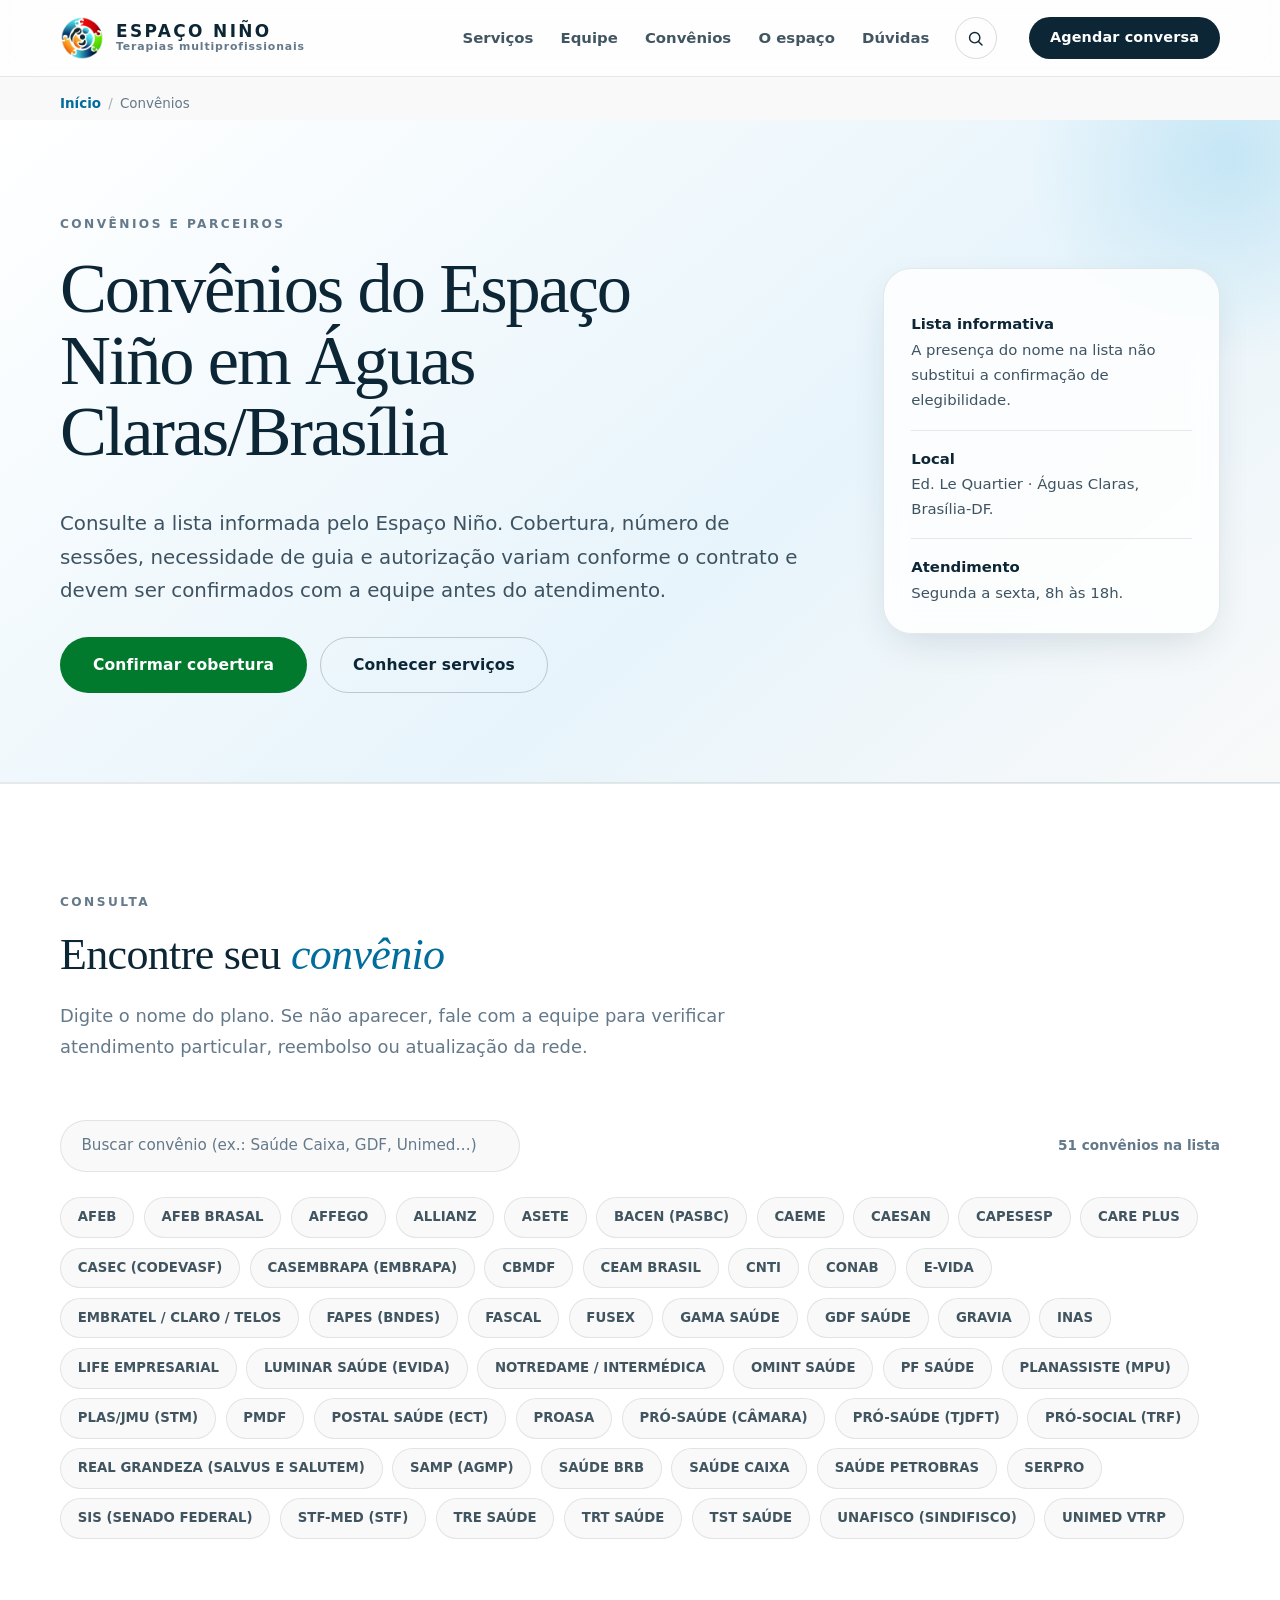
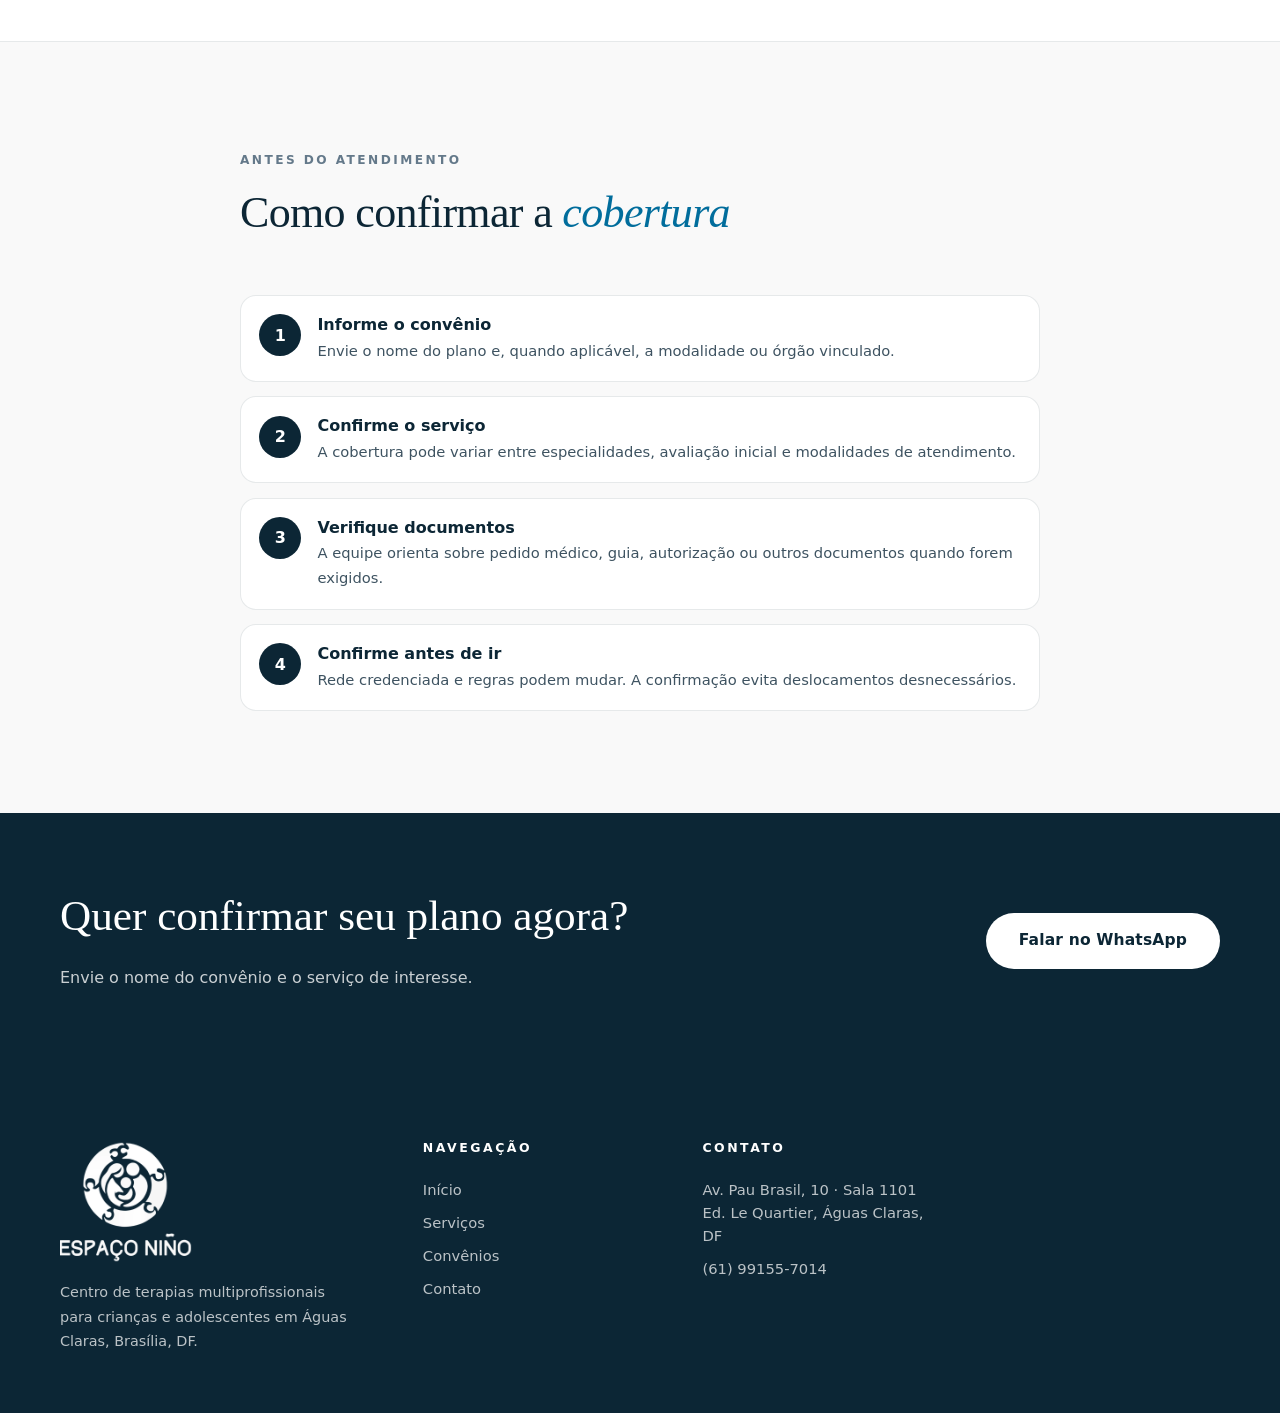
<file: convenios/index.html>
<!DOCTYPE html>
<html lang="pt-BR" class="no-js">
<head>
  <meta charset="UTF-8">
  <meta name="viewport" content="width=device-width, initial-scale=1.0, viewport-fit=cover">
  <title>Convênios em Águas Claras/Brasília | Espaço Niño</title>
  <meta name="description" content="Consulte os convênios e parceiros informados pelo Espaço Niño em Águas Claras/Brasília e confirme cobertura, autorização e disponibilidade com a equipe.">
  <meta name="robots" content="index,follow,max-image-preview:large,max-snippet:-1,max-video-preview:-1">
  <meta name="theme-color" content="#0C2635">
  <meta name="referrer" content="strict-origin-when-cross-origin">
  <link rel="canonical" href="https://espaconino.com.br/convenios/">
  <meta property="og:title" content="Convênios em Águas Claras/Brasília | Espaço Niño">
  <meta property="og:description" content="Consulte os convênios informados pelo Espaço Niño e confirme cobertura, autorização e disponibilidade com a equipe.">
  <meta property="og:type" content="website">
  <meta property="og:locale" content="pt_BR">
  <meta property="og:site_name" content="Espaço Niño">
  <meta property="og:url" content="https://espaconino.com.br/convenios/">
  <meta property="og:image" content="https://espaconino.com.br/assets/logo-espaco-nino.webp">
  <meta property="og:image:alt" content="Marca do Espaço Niño">
  <meta name="twitter:card" content="summary_large_image">
  <meta name="twitter:title" content="Convênios em Águas Claras/Brasília | Espaço Niño">
  <meta name="twitter:description" content="Consulte os convênios informados pelo Espaço Niño e confirme cobertura com a equipe.">
  <link rel="icon" href="../assets/favicon.ico" sizes="48x48">
  <link rel="stylesheet" href="../css/main.css">
  <script type="application/ld+json">
  {"@context":"https://schema.org","@graph":[
    {"@type":"WebPage","@id":"https://espaconino.com.br/convenios/#pagina","url":"https://espaconino.com.br/convenios/","name":"Convênios e parceiros do Espaço Niño","description":"Consulte os convênios informados pelo Espaço Niño em Águas Claras/Brasília e confirme cobertura com a equipe.","isPartOf":{"@id":"https://espaconino.com.br/#clinica"}},
    {"@type":"BreadcrumbList","itemListElement":[{"@type":"ListItem","position":1,"name":"Início","item":"https://espaconino.com.br/"},{"@type":"ListItem","position":2,"name":"Convênios","item":"https://espaconino.com.br/convenios/"}]}
  ]}</script>
</head>
<body>
<script>document.documentElement.classList.replace('no-js','js');</script>
<a class="skip-link" href="#conteudo">Ir para o conteúdo principal</a>
<header class="site-header" id="topo">
  <div class="container site-header__inner">
    <a class="brand" href="../index.html" aria-label="Espaço Niño, página inicial">
      <img class="brand__icon" src="../assets/marca-icone.webp" alt="" width="44" height="44">
      <span class="brand__text">
        <span class="brand__name">Espaço&nbsp;Niño</span>
        <span class="brand__tag">Terapias multiprofissionais</span>
      </span>
    </a>

    <nav class="site-nav" aria-label="Navegação principal">
      <ul>
        <li><a href="../servicos/">Serviços</a></li>
        <li><a href="../index.html#equipe">Equipe</a></li>
        <li><a href="../convenios/" aria-current="page">Convênios</a></li>
        <li><a href="../index.html#galeria">O espaço</a></li>
        <li><a href="../index.html#duvidas">Dúvidas</a></li>
      </ul>
    </nav>

    <a class="btn btn--primary btn--sm site-header__cta" href="https://wa.me/5561991557014?text=Ol%C3%A1!%20Gostaria%20de%20agendar%20uma%20conversa%20com%20a%20equipe%20do%20Espa%C3%A7o%20Ni%C3%B1o." target="_blank" rel="noopener">
      Agendar conversa
    </a>

    <button class="nav-toggle" type="button" aria-expanded="false" aria-controls="menu-mobile" aria-label="Abrir menu">
      <span class="nav-toggle__bar"></span>
      <span class="nav-toggle__bar"></span>
    </button>
  </div>

  <div class="mobile-menu" id="menu-mobile" hidden>
    <nav aria-label="Navegação principal (celular)">
      <ul>
        <li><a href="../servicos/">Serviços</a></li>
        <li><a href="../index.html#quem-somos">Quem somos</a></li>
        <li><a href="../index.html#equipe">Equipe</a></li>
        <li><a href="../index.html#jornada">Como funciona</a></li>
        <li><a href="../convenios/">Convênios</a></li>
        <li><a href="../index.html#galeria">O espaço</a></li>
        <li><a href="../index.html#duvidas">Dúvidas</a></li>
        <li><a href="../index.html#contato">Contato</a></li>
      </ul>
      <a class="btn btn--wa btn--block" href="https://wa.me/5561991557014?text=Ol%C3%A1!%20Gostaria%20de%20conversar%20com%20a%20equipe%20do%20Espa%C3%A7o%20Ni%C3%B1o." target="_blank" rel="noopener">
        <svg class="ic" aria-hidden="true"><use href="#i-wa"/></svg> Conversar no WhatsApp
      </a>
      <p class="mobile-menu__note">Ed. Le Quartier · Av. Pau Brasil, 10, Sala 1101<br>Águas Claras, Brasília, DF</p>
    </nav>
  </div>
</header>
<main id="conteudo">
  <nav class="breadcrumbs container" aria-label="Navegação estrutural"><ol><li><a href="../index.html">Início</a></li><li aria-current="page">Convênios</li></ol></nav>
  <section class="service-hero service-hero--hub" aria-labelledby="plans-title">
    <div class="container service-hero__grid">
      <div class="service-hero__copy reveal">
        <p class="eyebrow">Convênios e parceiros</p>
        <h1 id="plans-title">Convênios do Espaço Niño em Águas Claras/Brasília</h1>
        <p class="service-hero__lead">Consulte a lista informada pelo Espaço Niño. Cobertura, número de sessões, necessidade de guia e autorização variam conforme o contrato e devem ser confirmados com a equipe antes do atendimento.</p>
        <div class="service-hero__actions">
          <a class="btn btn--wa btn--lg" href="https://wa.me/5561991557014?text=Ol%C3%A1%21%20Gostaria%20de%20confirmar%20a%20cobertura%20do%20meu%20conv%C3%AAnio%20no%20Espa%C3%A7o%20Ni%C3%B1o." target="_blank" rel="noopener">Confirmar cobertura</a>
          <a class="btn btn--ghost btn--lg" href="../servicos/">Conhecer serviços</a>
        </div>
      </div>
      <aside class="service-hero__aside reveal">
        <p><strong>Lista informativa</strong><br>A presença do nome na lista não substitui a confirmação de elegibilidade.</p>
        <p><strong>Local</strong><br>Ed. Le Quartier · Águas Claras, Brasília-DF.</p>
        <p><strong>Atendimento</strong><br>Segunda a sexta, 8h às 18h.</p>
      </aside>
    </div>
  </section>
  <section class="section section--white plans" aria-labelledby="lista-title">
    <div class="container">
      <header class="section__head reveal">
        <p class="eyebrow">Consulta</p>
        <h2 class="section__title" id="lista-title">Encontre seu <em>convênio</em></h2>
        <p class="section__lead">Digite o nome do plano. Se não aparecer, fale com a equipe para verificar atendimento particular, reembolso ou atualização da rede.</p>
      </header>
      <div class="plans__tools reveal">
        <label class="search" for="busca-convenio"><input type="search" id="busca-convenio" placeholder="Buscar convênio (ex.: Saúde Caixa, GDF, Unimed…)" autocomplete="off"></label>
        <p class="plans__count" id="contador-convenios" aria-live="polite">51 convênios na lista</p>
      </div>
      <ul class="plans__list" id="lista-convenios">
        <li>AFEB</li>
        <li>AFEB BRASAL</li>
        <li>AFFEGO</li>
        <li>ALLIANZ</li>
        <li>ASETE</li>
        <li>BACEN (PASBC)</li>
        <li>CAEME</li>
        <li>CAESAN</li>
        <li>CAPESESP</li>
        <li>CARE PLUS</li>
        <li>CASEC (CODEVASF)</li>
        <li>CASEMBRAPA (EMBRAPA)</li>
        <li>CBMDF</li>
        <li>CEAM BRASIL</li>
        <li>CNTI</li>
        <li>CONAB</li>
        <li>E-VIDA</li>
        <li>EMBRATEL / CLARO / TELOS</li>
        <li>FAPES (BNDES)</li>
        <li>FASCAL</li>
        <li>FUSEX</li>
        <li>GAMA SAÚDE</li>
        <li>GDF SAÚDE</li>
        <li>GRAVIA</li>
        <li>INAS</li>
        <li>LIFE EMPRESARIAL</li>
        <li>LUMINAR SAÚDE (EVIDA)</li>
        <li>NOTREDAME / INTERMÉDICA</li>
        <li>OMINT SAÚDE</li>
        <li>PF SAÚDE</li>
        <li>PLANASSISTE (MPU)</li>
        <li>PLAS/JMU (STM)</li>
        <li>PMDF</li>
        <li>POSTAL SAÚDE (ECT)</li>
        <li>PROASA</li>
        <li>PRÓ-SAÚDE (CÂMARA)</li>
        <li>PRÓ-SAÚDE (TJDFT)</li>
        <li>PRÓ-SOCIAL (TRF)</li>
        <li>REAL GRANDEZA (SALVUS E SALUTEM)</li>
        <li>SAMP (AGMP)</li>
        <li>SAÚDE BRB</li>
        <li>SAÚDE CAIXA</li>
        <li>SAÚDE PETROBRAS</li>
        <li>SERPRO</li>
        <li>SIS (SENADO FEDERAL)</li>
        <li>STF-MED (STF)</li>
        <li>TRE SAÚDE</li>
        <li>TRT SAÚDE</li>
        <li>TST SAÚDE</li>
        <li>UNAFISCO (SINDIFISCO)</li>
        <li>UNIMED VTRP</li>
      </ul>
      <div class="plans__empty" id="convenio-vazio" hidden>
        <p><strong>Não encontramos esse convênio na lista.</strong><br>Isso não significa necessariamente que não exista possibilidade de atendimento. Confirme com a equipe.</p>
        <a class="btn btn--wa" href="https://wa.me/5561991557014?text=Ol%C3%A1%21%20N%C3%A3o%20encontrei%20meu%20conv%C3%AAnio%20na%20lista.%20Podem%20me%20orientar%3F" target="_blank" rel="noopener">Perguntar no WhatsApp</a>
      </div>
    </div>
  </section>
  <section class="section">
    <div class="container container--narrow">
      <header class="section__head reveal"><p class="eyebrow">Antes do atendimento</p><h2 class="section__title">Como confirmar a <em>cobertura</em></h2></header>
      <ol class="service-steps">
        <li class="service-step"><span class="service-step__num">1</span><div><h3>Informe o convênio</h3><p>Envie o nome do plano e, quando aplicável, a modalidade ou órgão vinculado.</p></div></li>
        <li class="service-step"><span class="service-step__num">2</span><div><h3>Confirme o serviço</h3><p>A cobertura pode variar entre especialidades, avaliação inicial e modalidades de atendimento.</p></div></li>
        <li class="service-step"><span class="service-step__num">3</span><div><h3>Verifique documentos</h3><p>A equipe orienta sobre pedido médico, guia, autorização ou outros documentos quando forem exigidos.</p></div></li>
        <li class="service-step"><span class="service-step__num">4</span><div><h3>Confirme antes de ir</h3><p>Rede credenciada e regras podem mudar. A confirmação evita deslocamentos desnecessários.</p></div></li>
      </ol>
    </div>
  </section>
  <section class="service-cta" aria-label="Contato sobre convênios"><div class="container service-cta__inner"><div><h2>Quer confirmar seu plano agora?</h2><p>Envie o nome do convênio e o serviço de interesse.</p></div><a class="btn btn--light btn--lg" href="https://wa.me/5561991557014?text=Ol%C3%A1%21%20Gostaria%20de%20confirmar%20meu%20conv%C3%AAnio%20e%20o%20servi%C3%A7o%20de%20interesse." target="_blank" rel="noopener">Falar no WhatsApp</a></div></section>
</main>
<footer class="footer"><div class="container footer__grid">
  <div class="footer__brand"><img src="../assets/logo-espaco-nino-branca.webp" alt="Espaço Niño" width="150" height="140" loading="lazy"><p>Centro de terapias multiprofissionais para crianças e adolescentes em Águas Claras, Brasília, DF.</p></div>
  <div class="footer__col"><h3>Navegação</h3><ul><li><a href="../index.html">Início</a></li><li><a href="../servicos/">Serviços</a></li><li><a href="./">Convênios</a></li><li><a href="../index.html#contato">Contato</a></li></ul></div>
  <div class="footer__col"><h3>Contato</h3><ul><li>Av. Pau Brasil, 10 · Sala 1101<br>Ed. Le Quartier, Águas Claras, DF</li><li><a href="https://wa.me/5561991557014" target="_blank" rel="noopener">(61) 99155-7014</a></li></ul></div>
</div></footer>
<script src="../js/main.js" defer></script>
</body>
</html>
</file>
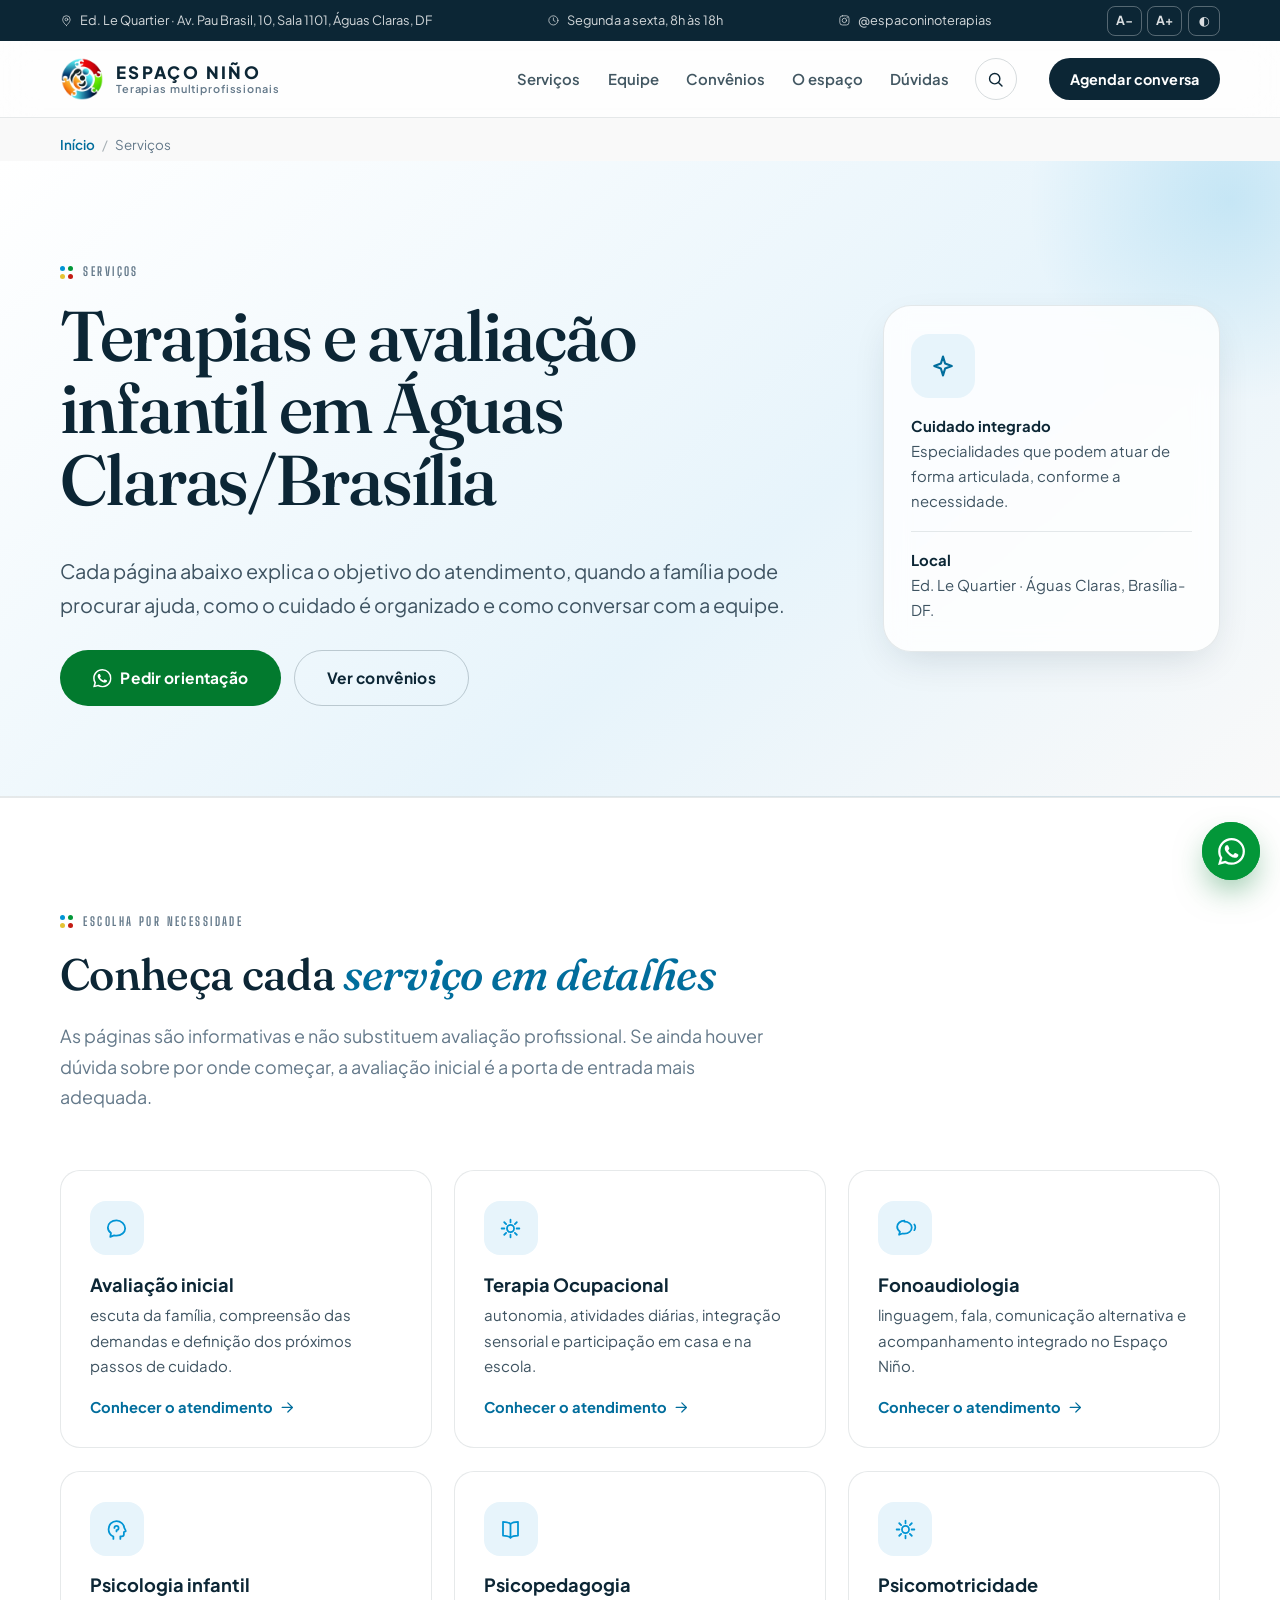
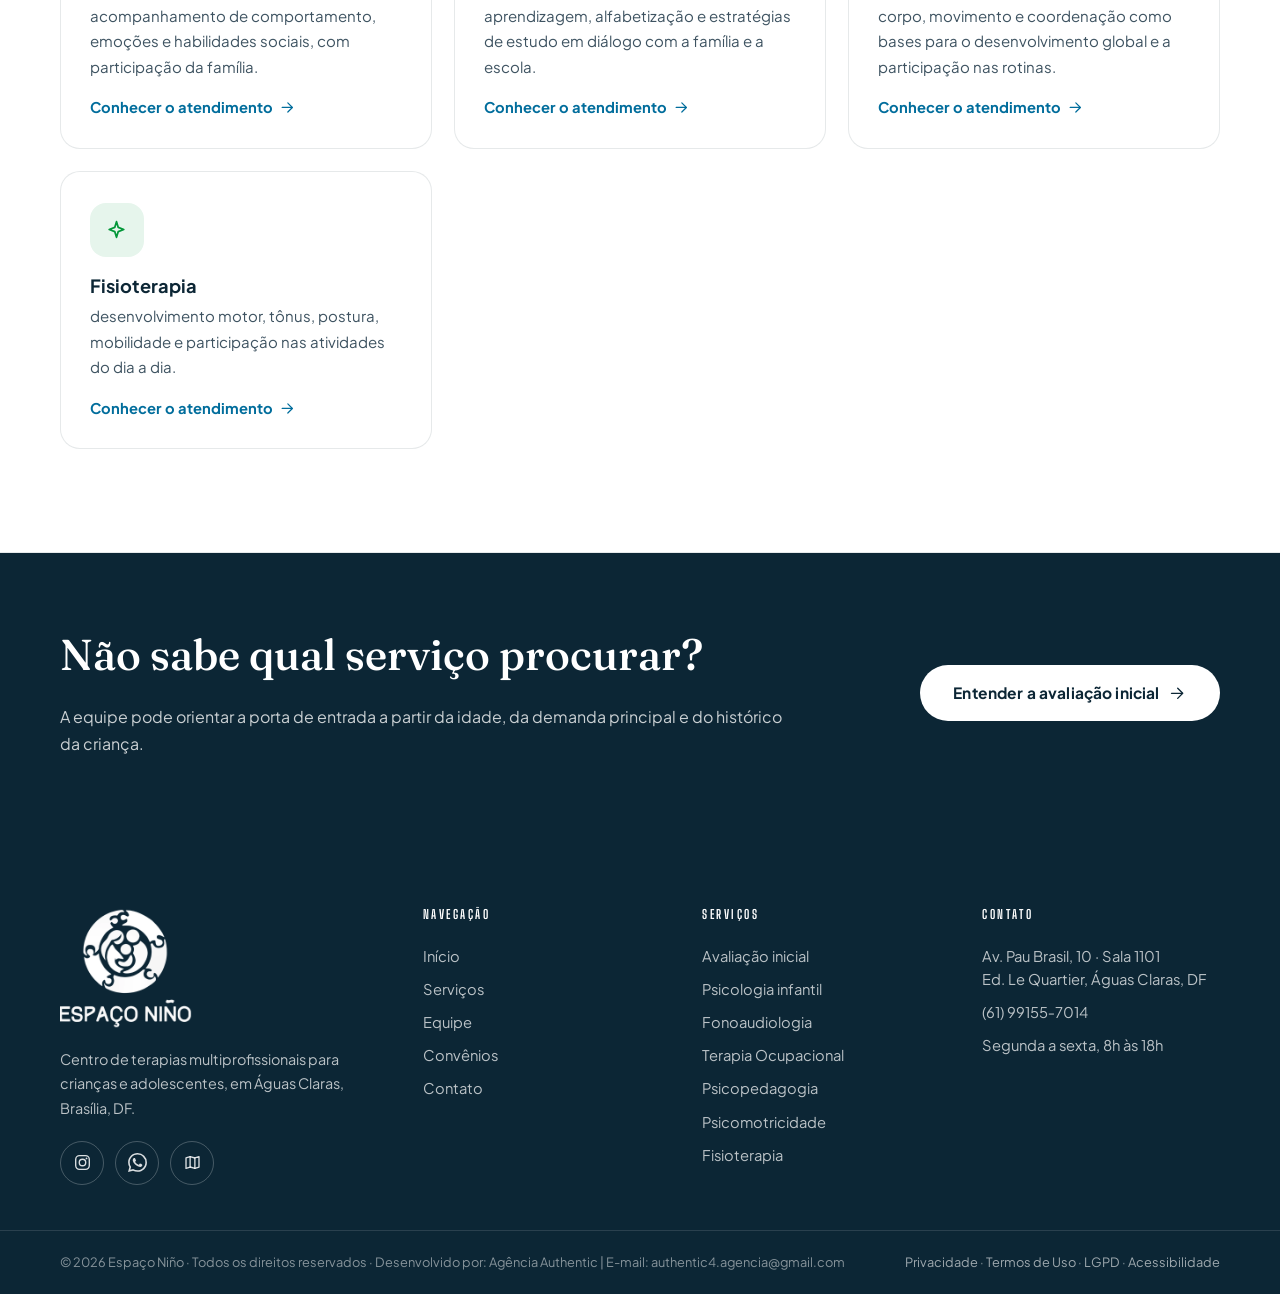
<file: servicos/index.html>
<!DOCTYPE html>
<html lang="pt-BR" class="no-js">
<head>
  <meta charset="UTF-8">
  <meta name="viewport" content="width=device-width, initial-scale=1.0, viewport-fit=cover">
  <title>Terapias Infantis em Águas Claras/Brasília | Espaço Niño</title>
  <meta name="description" content="Avaliação inicial e terapias infantis em Águas Claras/Brasília: Terapia Ocupacional, Fonoaudiologia, Psicologia, Psicopedagogia, Psicomotricidade e Fisioterapia.">
  <meta name="robots" content="index,follow,max-image-preview:large,max-snippet:-1,max-video-preview:-1">
  <meta name="theme-color" content="#0C2635">
  <meta name="referrer" content="strict-origin-when-cross-origin">
  <link rel="canonical" href="https://espaconino.com.br/servicos/">
  <meta property="og:title" content="Terapias Infantis em Águas Claras/Brasília | Espaço Niño">
  <meta property="og:description" content="Avaliação inicial e terapias infantis em Águas Claras/Brasília: Terapia Ocupacional, Fonoaudiologia, Psicologia, Psicopedagogia, Psicomotricidade e Fisioterapia.">
  <meta property="og:type" content="website"><meta property="og:locale" content="pt_BR"><meta property="og:site_name" content="Espaço Niño"><meta property="og:url" content="https://espaconino.com.br/servicos/"><meta property="og:image" content="https://espaconino.com.br/assets/logo-espaco-nino.webp">
  <meta name="twitter:card" content="summary_large_image">
  <link rel="icon" href="../assets/favicon.ico" sizes="48x48"><link rel="apple-touch-icon" href="../assets/apple-touch-icon.png">
  <link rel="preconnect" href="https://fonts.googleapis.com"><link rel="preconnect" href="https://fonts.gstatic.com" crossorigin>
  <link href="https://fonts.googleapis.com/css2?family=Fraunces:ital,opsz,wght@0,9..144,340..620;1,9..144,340..620&family=Plus+Jakarta+Sans:wght@400;500;600;700;800&family=Big+Shoulders+Display:wght@500;600;700&display=swap" rel="stylesheet">
  <link rel="stylesheet" href="../css/main.css">
  <script type="application/ld+json">{"@context": "https://schema.org", "@type": "CollectionPage", "name": "Serviços do Espaço Niño", "url": "https://espaconino.com.br/servicos/", "description": "Serviços do Espaço Niño em Águas Claras/Brasília: avaliação inicial, Terapia Ocupacional, Fonoaudiologia, Psicologia infantil e Psicopedagogia.", "isPartOf": {"@type": "WebSite", "name": "Espaço Niño", "url": "https://espaconino.com.br/"}}</script>
</head>
<body class="service-page"><script>document.documentElement.classList.replace('no-js','js');</script>
<a class="skip-link" href="#conteudo">Ir para o conteúdo principal</a>
<svg xmlns="http://www.w3.org/2000/svg" style="display:none" aria-hidden="true">
  <symbol id="i-pin" viewBox="0 0 24 24"><path d="M12 21.5S5 16 5 10.2A7 7 0 0 1 19 10.2C19 16 12 21.5 12 21.5Z"/><circle cx="12" cy="10.2" r="2.6"/></symbol>
  <symbol id="i-clock" viewBox="0 0 24 24"><circle cx="12" cy="12" r="8.6"/><path d="M12 7.4V12l3.1 1.9"/></symbol>
  <symbol id="i-chat" viewBox="0 0 24 24"><path d="M12 4.2c-4.6 0-8.3 3-8.3 6.8 0 2.1 1.2 4 3 5.3L6 20l3.7-1.4c.7.1 1.5.2 2.3.2 4.6 0 8.3-3 8.3-6.8S16.6 4.2 12 4.2Z"/></symbol>
  <symbol id="i-wa" viewBox="0 0 24 24"><path fill="currentColor" stroke="none" d="M17.472 14.382c-.297-.149-1.758-.867-2.03-.966-.273-.099-.471-.148-.67.15-.197.297-.767.966-.94 1.164-.173.199-.347.223-.644.075-.297-.15-1.255-.463-2.39-1.475-.883-.788-1.48-1.761-1.653-2.059-.173-.297-.018-.458.13-.606.134-.133.298-.347.446-.52.149-.174.198-.298.298-.497.099-.198.05-.371-.025-.52-.075-.149-.669-1.612-.916-2.207-.242-.579-.487-.5-.669-.51-.173-.008-.371-.01-.57-.01-.198 0-.52.074-.792.372-.272.297-1.04 1.016-1.04 2.479 0 1.462 1.065 2.875 1.213 3.074.149.198 2.096 3.2 5.077 4.487.709.306 1.262.489 1.694.625.712.227 1.36.195 1.871.118.571-.085 1.758-.719 2.006-1.413.248-.694.248-1.289.173-1.413-.074-.124-.272-.198-.57-.347m-5.421 7.403h-.004a9.87 9.87 0 0 1-5.031-1.378l-.361-.214-3.741.982.998-3.648-.235-.374a9.86 9.86 0 0 1-1.51-5.26c.001-5.45 4.436-9.884 9.888-9.884 2.64 0 5.122 1.03 6.988 2.898a9.825 9.825 0 0 1 2.893 6.994c-.003 5.45-4.437 9.884-9.885 9.884m8.413-18.297A11.815 11.815 0 0 0 12.05 0C5.495 0 .16 5.335.157 11.892c0 2.096.547 4.142 1.588 5.945L.057 24l6.305-1.654a11.882 11.882 0 0 0 5.683 1.448h.005c6.554 0 11.89-5.335 11.893-11.893a11.821 11.821 0 0 0-3.48-8.413Z"/></symbol>
  <symbol id="i-ig" viewBox="0 0 24 24"><rect x="3.4" y="3.4" width="17.2" height="17.2" rx="4.8"/><circle cx="12" cy="12" r="4.1"/><circle cx="17.1" cy="6.9" r="1.15" fill="currentColor" stroke="none"/></symbol>
  <symbol id="i-arrow" viewBox="0 0 24 24"><path d="M4.5 12h14"/><path d="M12.5 5.5 19 12l-6.5 6.5"/></symbol>
  <symbol id="i-check" viewBox="0 0 24 24"><path d="m4.5 12.6 4.7 4.7L19.5 6.8"/></symbol>
  <symbol id="i-up" viewBox="0 0 24 24"><path d="m6 14 6-6 6 6"/></symbol>
  <symbol id="i-ext" viewBox="0 0 24 24"><path d="M14 4h6v6M20 4 11 13M9 6H6a2 2 0 0 0-2 2v10a2 2 0 0 0 2 2h10a2 2 0 0 0 2-2v-3"/></symbol>
  <symbol id="i-map" viewBox="0 0 24 24"><path d="M9 4.5 3.8 6.3v13.2L9 17.7l6 1.8 5.2-1.8V4.5L15 6.3l-6-1.8Z"/><path d="M9 4.5v13.2M15 6.3v13.2"/></symbol>
  <symbol id="i-mind" viewBox="0 0 24 24"><path d="M9 21v-2.3c-2.8-1.2-4.6-3.9-4.6-7C4.4 7.4 7.8 4 12 4c3.9 0 7.1 2.8 7.5 6.5l1.3 2.6c.2.3 0 .7-.3.8l-1.4.5v2.1c0 1.1-.9 2-2 2h-1.4V21"/><path d="M10 10.5c0-1.1.9-2 2-2s2 .9 2 2-.9 2-2 2v1.4"/></symbol>
  <symbol id="i-speech" viewBox="0 0 24 24"><path d="M11 4.5c-3.9 0-7 2.6-7 5.9 0 1.9 1 3.5 2.7 4.6L5.8 18l3.3-1.2c.6.1 1.2.2 1.9.2 3.9 0 7-2.6 7-5.9s-3.1-5.6-7-5.6Z"/><path d="M20.5 8.2c.6.8.9 1.7.9 2.7 0 1-.3 1.9-.9 2.7"/></symbol>
  <symbol id="i-sense" viewBox="0 0 24 24"><circle cx="12" cy="12" r="3.4"/><path d="M12 3.5v2.6M12 17.9v2.6M3.5 12h2.6M17.9 12h2.6M6 6l1.8 1.8M16.2 16.2 18 18M18 6l-1.8 1.8M7.8 16.2 6 18"/></symbol>
  <symbol id="i-book" viewBox="0 0 24 24"><path d="M12 6.7C10.5 5.2 8 4.6 4.8 4.6v13.2c3.2 0 5.7.6 7.2 2.1 1.5-1.5 4-2.1 7.2-2.1V4.6c-3.2 0-5.7.6-7.2 2.1Z"/><path d="M12 6.7v13.2"/></symbol>
  <symbol id="i-home" viewBox="0 0 24 24"><path d="m4 11 8-6.6L20 11v8.6a1 1 0 0 1-1 1H5a1 1 0 0 1-1-1V11Z"/><path d="M9.6 20.6v-5.8h4.8v5.8"/></symbol>
  <symbol id="i-spark" viewBox="0 0 24 24"><path d="M12 4.5 13.7 10 19 12l-5.3 2-1.7 5.5L10.3 14 5 12l5.3-2L12 4.5Z"/></symbol>
</svg>
<div class="topbar">
  <div class="container topbar__inner">
    <a class="topbar__item" href="https://maps.app.goo.gl/S23awZM4eRqJVQJq6" target="_blank" rel="noopener">
      <svg class="ic" aria-hidden="true"><use href="#i-pin"/></svg>
      <span>Ed. Le Quartier · Av. Pau Brasil, 10, Sala 1101, Águas Claras, DF</span>
    </a>
    <span class="topbar__item topbar__hours"><svg class="ic" aria-hidden="true"><use href="#i-clock"/></svg><span>Segunda a sexta, 8h às 18h</span></span>
    <a class="topbar__item" href="https://www.instagram.com/espaconinoterapias" target="_blank" rel="noopener"><svg class="ic" aria-hidden="true"><use href="#i-ig"/></svg><span>@espaconinoterapias</span></a>
    <div class="a11y-bar" role="group" aria-label="Recursos de acessibilidade">
      <button type="button" id="a11y-menos" aria-label="Diminuir o tamanho do texto">A−</button>
      <button type="button" id="a11y-mais" aria-label="Aumentar o tamanho do texto">A+</button>
      <button type="button" id="a11y-contraste" aria-pressed="false" aria-label="Alternar alto contraste">◐</button>
    </div>
  </div>
</div>
<header class="site-header" id="topo">
  <div class="container site-header__inner">
    <a class="brand" href="../index.html" aria-label="Espaço Niño, página inicial">
      <img class="brand__icon" src="../assets/marca-icone.webp" alt="" width="44" height="44">
      <span class="brand__text"><span class="brand__name">Espaço&nbsp;Niño</span><span class="brand__tag">Terapias multiprofissionais</span></span>
    </a>
    <nav class="site-nav" aria-label="Navegação principal">
      <ul>
        <li><a href="../servicos/" aria-current="page">Serviços</a></li>
        <li><a href="../index.html#equipe">Equipe</a></li>
        <li><a href="../convenios/">Convênios</a></li>
        <li><a href="../index.html#galeria">O espaço</a></li>
        <li><a href="../index.html#duvidas">Dúvidas</a></li>
      </ul>
    </nav>
    <a class="btn btn--primary btn--sm site-header__cta" href="https://wa.me/5561991557014?text=Ol%C3%A1%21%20Gostaria%20de%20agendar%20uma%20conversa%20com%20a%20equipe%20do%20Espa%C3%A7o%20Ni%C3%B1o." target="_blank" rel="noopener">Agendar conversa</a>
    <button class="nav-toggle" type="button" aria-expanded="false" aria-controls="menu-mobile" aria-label="Abrir menu"><span class="nav-toggle__bar"></span><span class="nav-toggle__bar"></span></button>
  </div>
  <div class="mobile-menu" id="menu-mobile" hidden>
    <nav aria-label="Navegação principal (celular)">
      <ul>
        <li><a href="../servicos/">Serviços</a></li>
        <li><a href="../index.html#quem-somos">Quem somos</a></li>
        <li><a href="../index.html#equipe">Equipe</a></li>
        <li><a href="../index.html#jornada">Como funciona</a></li>
        <li><a href="../convenios/">Convênios</a></li>
        <li><a href="../index.html#galeria">O espaço</a></li>
        <li><a href="../index.html#duvidas">Dúvidas</a></li>
        <li><a href="../index.html#contato">Contato</a></li>
      </ul>
      <a class="btn btn--wa btn--block" href="https://wa.me/5561991557014?text=Ol%C3%A1%21%20Gostaria%20de%20conversar%20com%20a%20equipe%20do%20Espa%C3%A7o%20Ni%C3%B1o." target="_blank" rel="noopener"><svg class="ic" aria-hidden="true"><use href="#i-wa"/></svg> Conversar no WhatsApp</a>
      <p class="mobile-menu__note">Ed. Le Quartier · Av. Pau Brasil, 10, Sala 1101<br>Águas Claras, Brasília, DF</p>
    </nav>
  </div>
</header>
<main id="conteudo">
  <nav class="breadcrumbs container" aria-label="Navegação estrutural"><ol><li><a href="../index.html">Início</a></li><li aria-current="page">Serviços</li></ol></nav>
  <section class="service-hero service-hero--hub" aria-labelledby="hub-title"><div class="container service-hero__grid"><div class="service-hero__copy reveal"><p class="eyebrow"><span class="eyebrow__dots" aria-hidden="true"><i></i><i></i><i></i><i></i></span> Serviços</p><h1 id="hub-title">Terapias e avaliação infantil em Águas Claras/Brasília</h1><p class="service-hero__lead">Cada página abaixo explica o objetivo do atendimento, quando a família pode procurar ajuda, como o cuidado é organizado e como conversar com a equipe.</p><div class="service-hero__actions"><a class="btn btn--wa btn--lg" href="https://wa.me/5561991557014?text=Ol%C3%A1%21%20Gostaria%20de%20orienta%C3%A7%C3%A3o%20sobre%20qual%20servi%C3%A7o%20do%20Espa%C3%A7o%20Ni%C3%B1o%20procurar." target="_blank" rel="noopener"><svg class="ic" aria-hidden="true"><use href="#i-wa"/></svg> Pedir orientação</a><a class="btn btn--ghost btn--lg" href="../convenios/">Ver convênios</a></div></div><aside class="service-hero__aside reveal" style="--d:1"><span class="service-hero__icon"><svg class="ic" aria-hidden="true"><use href="#i-spark"/></svg></span><p><strong>Cuidado integrado</strong><br>Especialidades que podem atuar de forma articulada, conforme a necessidade.</p><p><strong>Local</strong><br>Ed. Le Quartier · Águas Claras, Brasília-DF.</p></aside></div></section>
  <section class="section section--white"><div class="container"><header class="section__head reveal"><p class="eyebrow"><span class="eyebrow__dots" aria-hidden="true"><i></i><i></i><i></i><i></i></span> Escolha por necessidade</p><h2 class="section__title">Conheça cada <em>serviço em detalhes</em></h2><p class="section__lead">As páginas são informativas e não substituem avaliação profissional. Se ainda houver dúvida sobre por onde começar, a avaliação inicial é a porta de entrada mais adequada.</p></header><div class="specialties__grid service-hub-grid"><article class="spec-card reveal" style="--ac:var(--rio); --ac-tint:var(--rio-tint)">
  <span class="spec-card__icon"><svg class="ic" aria-hidden="true"><use href="#i-chat"/></svg></span>
  <h2>Avaliação inicial</h2>
  <p>escuta da família, compreensão das demandas e definição dos próximos passos de cuidado.</p>
  <a class="textlink spec-card__link" href="avaliacao-inicial/">Conhecer o atendimento <svg class="ic" aria-hidden="true"><use href="#i-arrow"/></svg></a>
</article><article class="spec-card reveal" style="--ac:var(--rio); --ac-tint:var(--rio-tint)">
  <span class="spec-card__icon"><svg class="ic" aria-hidden="true"><use href="#i-sense"/></svg></span>
  <h2>Terapia Ocupacional</h2>
  <p>autonomia, atividades diárias, integração sensorial e participação em casa e na escola.</p>
  <a class="textlink spec-card__link" href="terapia-ocupacional/">Conhecer o atendimento <svg class="ic" aria-hidden="true"><use href="#i-arrow"/></svg></a>
</article><article class="spec-card reveal" style="--ac:var(--rio); --ac-tint:var(--rio-tint)">
  <span class="spec-card__icon"><svg class="ic" aria-hidden="true"><use href="#i-speech"/></svg></span>
  <h2>Fonoaudiologia</h2>
  <p>linguagem, fala, comunicação alternativa e acompanhamento integrado no Espaço Niño.</p>
  <a class="textlink spec-card__link" href="fonoaudiologia/">Conhecer o atendimento <svg class="ic" aria-hidden="true"><use href="#i-arrow"/></svg></a>
</article><article class="spec-card reveal" style="--ac:var(--rio); --ac-tint:var(--rio-tint)">
  <span class="spec-card__icon"><svg class="ic" aria-hidden="true"><use href="#i-mind"/></svg></span>
  <h2>Psicologia infantil</h2>
  <p>acompanhamento de comportamento, emoções e habilidades sociais, com participação da família.</p>
  <a class="textlink spec-card__link" href="psicologia-infantil/">Conhecer o atendimento <svg class="ic" aria-hidden="true"><use href="#i-arrow"/></svg></a>
</article><article class="spec-card reveal" style="--ac:var(--rio); --ac-tint:var(--rio-tint)">
  <span class="spec-card__icon"><svg class="ic" aria-hidden="true"><use href="#i-book"/></svg></span>
  <h2>Psicopedagogia</h2>
  <p>aprendizagem, alfabetização e estratégias de estudo em diálogo com a família e a escola.</p>
  <a class="textlink spec-card__link" href="psicopedagogia/">Conhecer o atendimento <svg class="ic" aria-hidden="true"><use href="#i-arrow"/></svg></a>
</article><article class="spec-card reveal" style="--ac:var(--rio); --ac-tint:var(--rio-tint)">
  <span class="spec-card__icon"><svg class="ic" aria-hidden="true"><use href="#i-sense"/></svg></span>
  <h2>Psicomotricidade</h2>
  <p>corpo, movimento e coordenação como bases para o desenvolvimento global e a participação nas rotinas.</p>
  <a class="textlink spec-card__link" href="psicomotricidade/">Conhecer o atendimento <svg class="ic" aria-hidden="true"><use href="#i-arrow"/></svg></a>
</article><article class="spec-card reveal" style="--ac:var(--mata); --ac-tint:var(--mata-tint)">
  <span class="spec-card__icon"><svg class="ic" aria-hidden="true"><use href="#i-spark"/></svg></span>
  <h2>Fisioterapia</h2>
  <p>desenvolvimento motor, tônus, postura, mobilidade e participação nas atividades do dia a dia.</p>
  <a class="textlink spec-card__link" href="fisioterapia/">Conhecer o atendimento <svg class="ic" aria-hidden="true"><use href="#i-arrow"/></svg></a>
</article></div></div></section>
  <section class="service-cta" aria-label="Orientação"><div class="container service-cta__inner reveal"><div><h2>Não sabe qual serviço procurar?</h2><p>A equipe pode orientar a porta de entrada a partir da idade, da demanda principal e do histórico da criança.</p></div><a class="btn btn--light btn--lg" href="avaliacao-inicial/">Entender a avaliação inicial <svg class="ic" aria-hidden="true"><use href="#i-arrow"/></svg></a></div></section>
</main>
<footer class="footer">
  <div class="container footer__grid">
    <div class="footer__brand">
      <img src="../assets/logo-espaco-nino-branca.webp" alt="Espaço Niño" width="150" height="140" loading="lazy">
      <p>Centro de terapias multiprofissionais para crianças e adolescentes, em Águas Claras, Brasília, DF.</p>
      <div class="footer__social">
        <a href="https://www.instagram.com/espaconinoterapias" target="_blank" rel="noopener" aria-label="Instagram do Espaço Niño"><svg class="ic"><use href="#i-ig"/></svg></a>
        <a href="https://wa.me/5561991557014" target="_blank" rel="noopener" aria-label="WhatsApp do Espaço Niño"><svg class="ic"><use href="#i-wa"/></svg></a>
        <a href="https://maps.app.goo.gl/S23awZM4eRqJVQJq6" target="_blank" rel="noopener" aria-label="Localização no Google Maps"><svg class="ic"><use href="#i-map"/></svg></a>
      </div>
    </div>
    <nav class="footer__col" aria-label="Navegação do rodapé">
      <h3>Navegação</h3>
      <ul>
        <li><a href="../index.html">Início</a></li>
        <li><a href="../servicos/">Serviços</a></li>
        <li><a href="../index.html#equipe">Equipe</a></li>
        <li><a href="../convenios/">Convênios</a></li>
        <li><a href="../index.html#contato">Contato</a></li>
      </ul>
    </nav>
    <div class="footer__col">
      <h3>Serviços</h3>
      <ul>
        <li><a href="../servicos/avaliacao-inicial/">Avaliação inicial</a></li>
        <li><a href="../servicos/psicologia-infantil/">Psicologia infantil</a></li>
        <li><a href="../servicos/fonoaudiologia/">Fonoaudiologia</a></li>
        <li><a href="../servicos/terapia-ocupacional/">Terapia Ocupacional</a></li>
        <li><a href="../servicos/psicopedagogia/">Psicopedagogia</a></li>
        <li><a href="../servicos/psicomotricidade/">Psicomotricidade</a></li>
        <li><a href="../servicos/fisioterapia/">Fisioterapia</a></li>
      </ul>
    </div>
    <div class="footer__col">
      <h3>Contato</h3>
      <ul>
        <li>Av. Pau Brasil, 10 · Sala 1101<br>Ed. Le Quartier, Águas Claras, DF</li>
        <li><a href="https://wa.me/5561991557014" target="_blank" rel="noopener">(61) 99155‑7014</a></li>
        <li>Segunda a sexta, 8h às 18h</li>
      </ul>
    </div>
  </div>
  <div class="footer__bottom">
    <div class="container footer__bottom-inner">
      <p>© <span id="ano-atual">2026</span> Espaço Niño · Todos os direitos reservados · Desenvolvido por: Agência Authentic | E-mail: authentic4.agencia@gmail.com</p>
      <p class="footer__legal"><a href="../privacidade.html">Privacidade</a> · <a href="../termos.html">Termos de Uso</a> · <a href="../lgpd.html">LGPD</a> · <a href="../acessibilidade.html">Acessibilidade</a></p>
    </div>
  </div>
</footer>
<a class="fab-wa" href="https://wa.me/5561991557014?text=Ol%C3%A1%21%20Vim%20pelo%20site%20do%20Espa%C3%A7o%20Ni%C3%B1o." target="_blank" rel="noopener" aria-label="Conversar no WhatsApp"><svg class="ic" aria-hidden="true"><use href="#i-wa"/></svg></a>
<button class="backtop" type="button" id="btn-topo" aria-label="Voltar ao topo" hidden><svg class="ic" aria-hidden="true"><use href="#i-up"/></svg></button>
<script src="../js/main.js" defer></script>
</body></html>
</file>
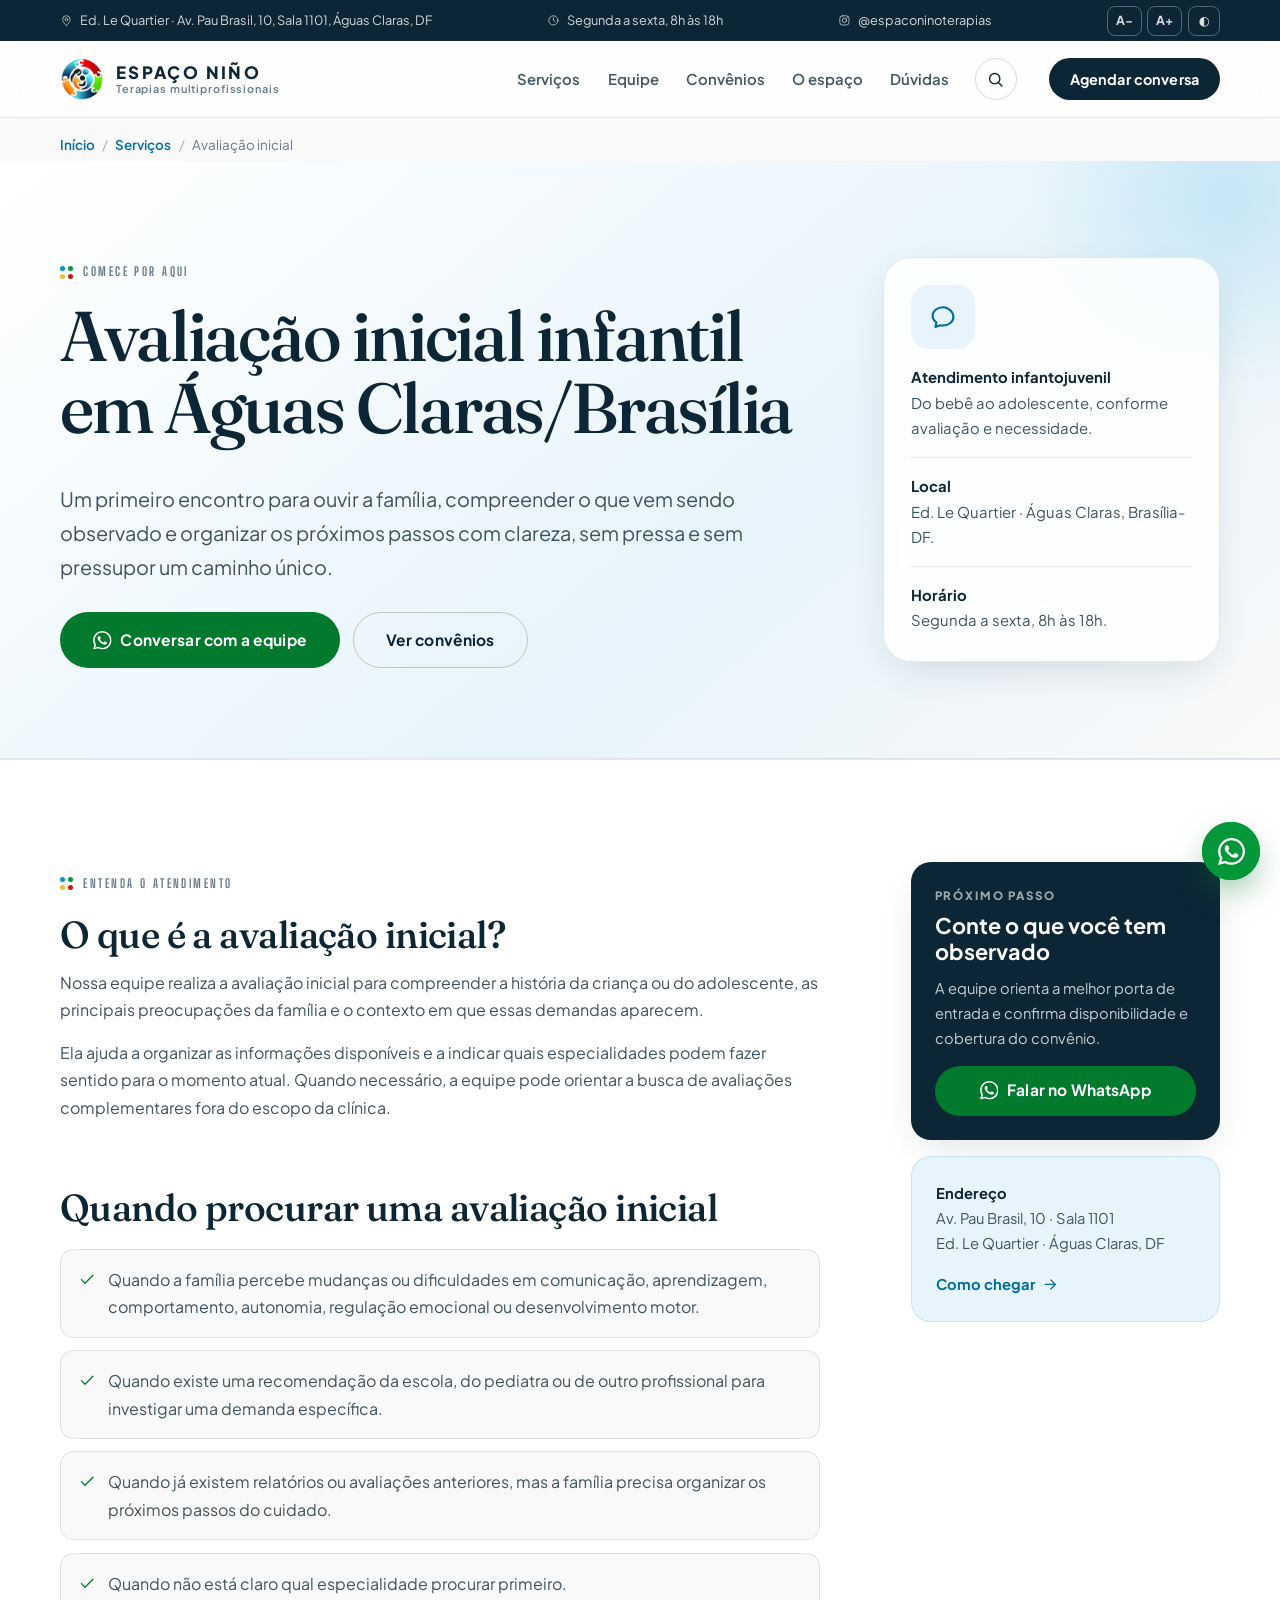
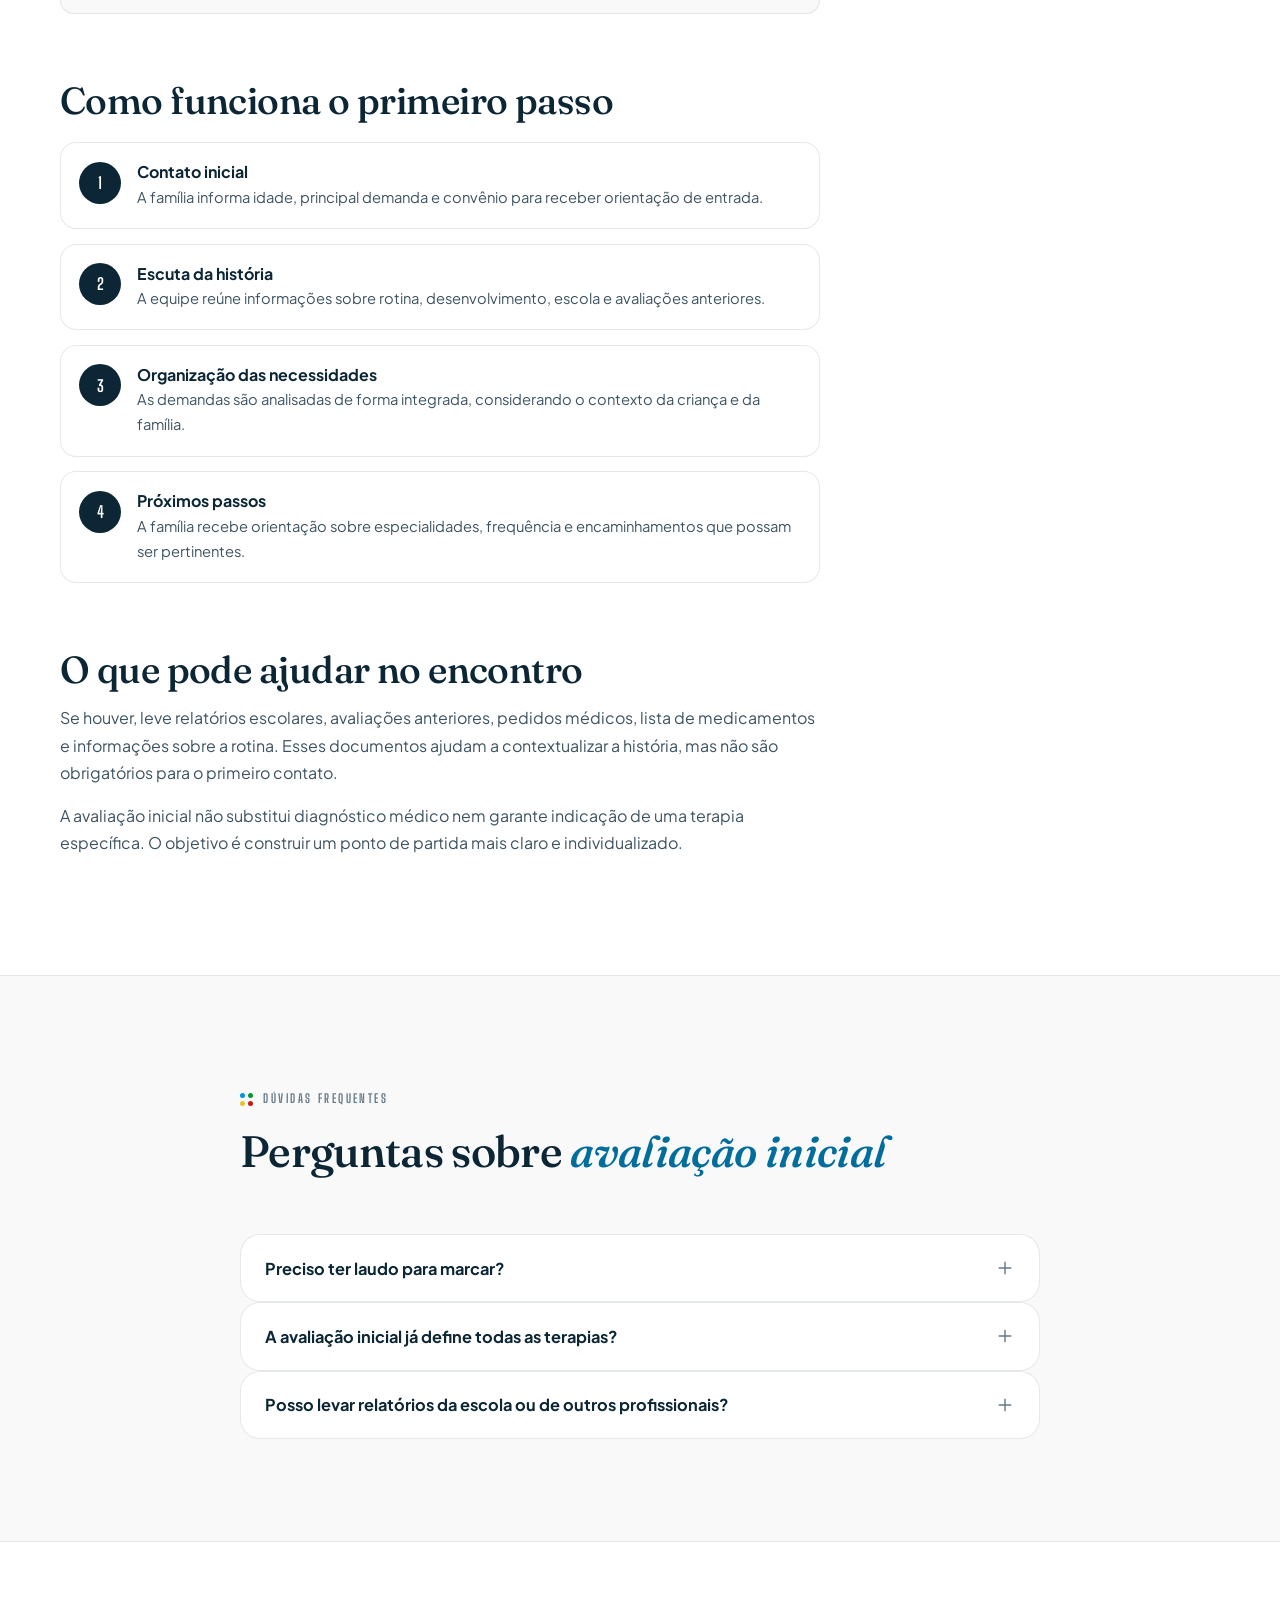
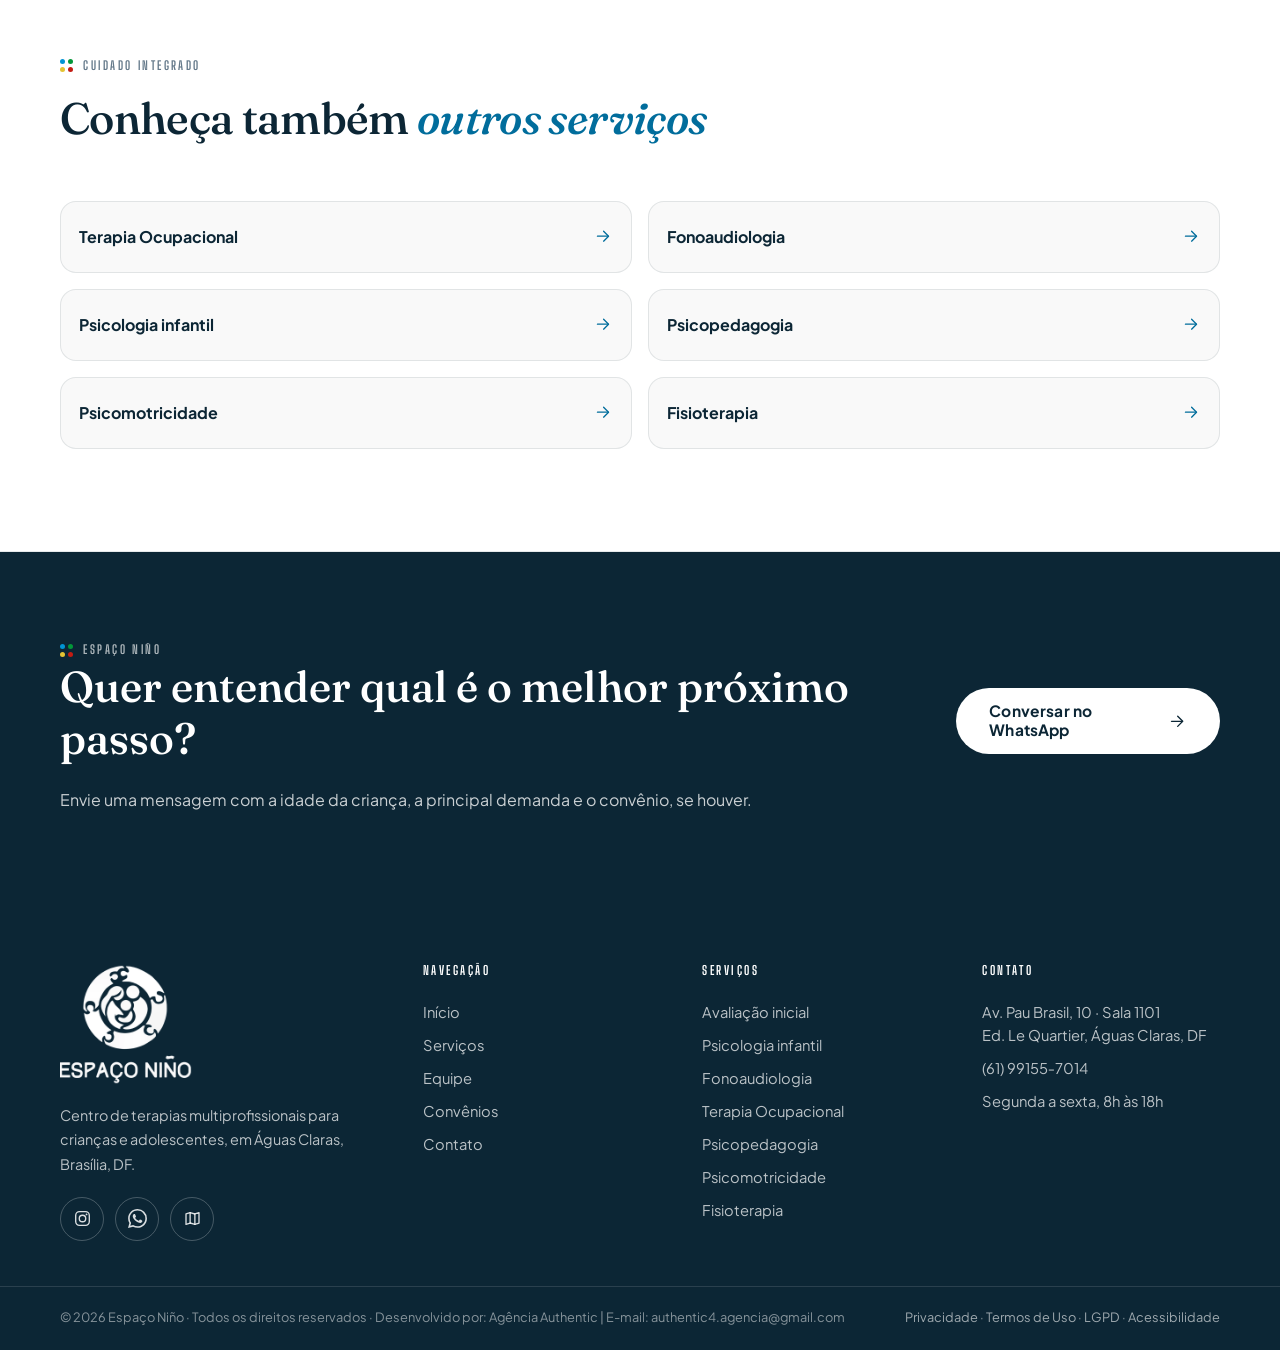
<file: servicos/avaliacao-inicial/index.html>
<!DOCTYPE html>
<html lang="pt-BR" class="no-js">
<head>
  <meta charset="UTF-8">
  <meta name="viewport" content="width=device-width, initial-scale=1.0, viewport-fit=cover">
  <title>Avaliação Inicial Infantil em Águas Claras/Brasília | Espaço Niño</title>
  <meta name="description" content="Avaliação inicial infantil em Águas Claras/Brasília no Espaço Niño: escuta da família, compreensão das demandas e definição dos próximos passos de cuidado.">
  <meta name="robots" content="index,follow,max-image-preview:large,max-snippet:-1,max-video-preview:-1">
  <meta name="theme-color" content="#0C2635">
  <meta name="referrer" content="strict-origin-when-cross-origin">
  <link rel="canonical" href="https://espaconino.com.br/servicos/avaliacao-inicial/">
  <meta property="og:title" content="Avaliação Inicial Infantil em Águas Claras/Brasília | Espaço Niño">
  <meta property="og:description" content="Avaliação inicial infantil em Águas Claras/Brasília no Espaço Niño: escuta da família, compreensão das demandas e definição dos próximos passos de cuidado.">
  <meta property="og:type" content="website">
  <meta property="og:locale" content="pt_BR">
  <meta property="og:site_name" content="Espaço Niño">
  <meta property="og:url" content="https://espaconino.com.br/servicos/avaliacao-inicial/">
  <meta property="og:image" content="https://espaconino.com.br/assets/logo-espaco-nino.webp">
  <meta property="og:image:alt" content="Marca do Espaço Niño">
  <meta name="twitter:card" content="summary_large_image">
  <meta name="twitter:title" content="Avaliação Inicial Infantil em Águas Claras/Brasília | Espaço Niño">
  <meta name="twitter:description" content="Avaliação inicial infantil em Águas Claras/Brasília no Espaço Niño: escuta da família, compreensão das demandas e definição dos próximos passos de cuidado.">
  <meta name="twitter:image" content="https://espaconino.com.br/assets/logo-espaco-nino.webp">
  <link rel="icon" href="../../assets/favicon.ico" sizes="48x48">
  <link rel="icon" type="image/png" sizes="32x32" href="../../assets/favicon-32.png">
  <link rel="apple-touch-icon" href="../../assets/apple-touch-icon.png">
  <link rel="preconnect" href="https://fonts.googleapis.com">
  <link rel="preconnect" href="https://fonts.gstatic.com" crossorigin>
  <link href="https://fonts.googleapis.com/css2?family=Fraunces:ital,opsz,wght@0,9..144,340..620;1,9..144,340..620&family=Plus+Jakarta+Sans:wght@400;500;600;700;800&family=Big+Shoulders+Display:wght@500;600;700&display=swap" rel="stylesheet">
  <link rel="stylesheet" href="../../css/main.css">
  <script type="application/ld+json">
{
  "@context": "https://schema.org",
  "@graph": [
    {
      "@type": "Service",
      "@id": "https://espaconino.com.br/servicos/avaliacao-inicial/#servico",
      "name": "Avaliação inicial",
      "serviceType": "Avaliação inicial",
      "url": "https://espaconino.com.br/servicos/avaliacao-inicial/",
      "description": "Avaliação inicial infantil em Águas Claras/Brasília no Espaço Niño: escuta da família, compreensão das demandas e definição dos próximos passos de cuidado.",
      "areaServed": "Águas Claras, Brasília, DF",
      "provider": {
        "@type": "MedicalClinic",
        "@id": "https://espaconino.com.br/#clinica",
        "name": "Espaço Niño",
        "url": "https://espaconino.com.br/",
        "telephone": "+55 61 99155-7014",
        "address": {
          "@type": "PostalAddress",
          "streetAddress": "Av. Pau Brasil, 10, Sala 1101, Edifício Le Quartier",
          "addressLocality": "Águas Claras",
          "addressRegion": "DF",
          "addressCountry": "BR"
        }
      }
    },
    {
      "@type": "BreadcrumbList",
      "itemListElement": [
        {
          "@type": "ListItem",
          "position": 1,
          "name": "Início",
          "item": "https://espaconino.com.br/"
        },
        {
          "@type": "ListItem",
          "position": 2,
          "name": "Serviços",
          "item": "https://espaconino.com.br/servicos/"
        },
        {
          "@type": "ListItem",
          "position": 3,
          "name": "Avaliação inicial",
          "item": "https://espaconino.com.br/servicos/avaliacao-inicial/"
        }
      ]
    }
  ]
}
  </script>
</head>
<body class="service-page">
<script>document.documentElement.classList.replace('no-js','js');</script>
<a class="skip-link" href="#conteudo">Ir para o conteúdo principal</a>
<svg xmlns="http://www.w3.org/2000/svg" style="display:none" aria-hidden="true">
  <symbol id="i-pin" viewBox="0 0 24 24"><path d="M12 21.5S5 16 5 10.2A7 7 0 0 1 19 10.2C19 16 12 21.5 12 21.5Z"/><circle cx="12" cy="10.2" r="2.6"/></symbol>
  <symbol id="i-clock" viewBox="0 0 24 24"><circle cx="12" cy="12" r="8.6"/><path d="M12 7.4V12l3.1 1.9"/></symbol>
  <symbol id="i-chat" viewBox="0 0 24 24"><path d="M12 4.2c-4.6 0-8.3 3-8.3 6.8 0 2.1 1.2 4 3 5.3L6 20l3.7-1.4c.7.1 1.5.2 2.3.2 4.6 0 8.3-3 8.3-6.8S16.6 4.2 12 4.2Z"/></symbol>
  <symbol id="i-wa" viewBox="0 0 24 24"><path fill="currentColor" stroke="none" d="M17.472 14.382c-.297-.149-1.758-.867-2.03-.966-.273-.099-.471-.148-.67.15-.197.297-.767.966-.94 1.164-.173.199-.347.223-.644.075-.297-.15-1.255-.463-2.39-1.475-.883-.788-1.48-1.761-1.653-2.059-.173-.297-.018-.458.13-.606.134-.133.298-.347.446-.52.149-.174.198-.298.298-.497.099-.198.05-.371-.025-.52-.075-.149-.669-1.612-.916-2.207-.242-.579-.487-.5-.669-.51-.173-.008-.371-.01-.57-.01-.198 0-.52.074-.792.372-.272.297-1.04 1.016-1.04 2.479 0 1.462 1.065 2.875 1.213 3.074.149.198 2.096 3.2 5.077 4.487.709.306 1.262.489 1.694.625.712.227 1.36.195 1.871.118.571-.085 1.758-.719 2.006-1.413.248-.694.248-1.289.173-1.413-.074-.124-.272-.198-.57-.347m-5.421 7.403h-.004a9.87 9.87 0 0 1-5.031-1.378l-.361-.214-3.741.982.998-3.648-.235-.374a9.86 9.86 0 0 1-1.51-5.26c.001-5.45 4.436-9.884 9.888-9.884 2.64 0 5.122 1.03 6.988 2.898a9.825 9.825 0 0 1 2.893 6.994c-.003 5.45-4.437 9.884-9.885 9.884m8.413-18.297A11.815 11.815 0 0 0 12.05 0C5.495 0 .16 5.335.157 11.892c0 2.096.547 4.142 1.588 5.945L.057 24l6.305-1.654a11.882 11.882 0 0 0 5.683 1.448h.005c6.554 0 11.89-5.335 11.893-11.893a11.821 11.821 0 0 0-3.48-8.413Z"/></symbol>
  <symbol id="i-ig" viewBox="0 0 24 24"><rect x="3.4" y="3.4" width="17.2" height="17.2" rx="4.8"/><circle cx="12" cy="12" r="4.1"/><circle cx="17.1" cy="6.9" r="1.15" fill="currentColor" stroke="none"/></symbol>
  <symbol id="i-arrow" viewBox="0 0 24 24"><path d="M4.5 12h14"/><path d="M12.5 5.5 19 12l-6.5 6.5"/></symbol>
  <symbol id="i-check" viewBox="0 0 24 24"><path d="m4.5 12.6 4.7 4.7L19.5 6.8"/></symbol>
  <symbol id="i-up" viewBox="0 0 24 24"><path d="m6 14 6-6 6 6"/></symbol>
  <symbol id="i-ext" viewBox="0 0 24 24"><path d="M14 4h6v6M20 4 11 13M9 6H6a2 2 0 0 0-2 2v10a2 2 0 0 0 2 2h10a2 2 0 0 0 2-2v-3"/></symbol>
  <symbol id="i-map" viewBox="0 0 24 24"><path d="M9 4.5 3.8 6.3v13.2L9 17.7l6 1.8 5.2-1.8V4.5L15 6.3l-6-1.8Z"/><path d="M9 4.5v13.2M15 6.3v13.2"/></symbol>
  <symbol id="i-mind" viewBox="0 0 24 24"><path d="M9 21v-2.3c-2.8-1.2-4.6-3.9-4.6-7C4.4 7.4 7.8 4 12 4c3.9 0 7.1 2.8 7.5 6.5l1.3 2.6c.2.3 0 .7-.3.8l-1.4.5v2.1c0 1.1-.9 2-2 2h-1.4V21"/><path d="M10 10.5c0-1.1.9-2 2-2s2 .9 2 2-.9 2-2 2v1.4"/></symbol>
  <symbol id="i-speech" viewBox="0 0 24 24"><path d="M11 4.5c-3.9 0-7 2.6-7 5.9 0 1.9 1 3.5 2.7 4.6L5.8 18l3.3-1.2c.6.1 1.2.2 1.9.2 3.9 0 7-2.6 7-5.9s-3.1-5.6-7-5.6Z"/><path d="M20.5 8.2c.6.8.9 1.7.9 2.7 0 1-.3 1.9-.9 2.7"/></symbol>
  <symbol id="i-sense" viewBox="0 0 24 24"><circle cx="12" cy="12" r="3.4"/><path d="M12 3.5v2.6M12 17.9v2.6M3.5 12h2.6M17.9 12h2.6M6 6l1.8 1.8M16.2 16.2 18 18M18 6l-1.8 1.8M7.8 16.2 6 18"/></symbol>
  <symbol id="i-book" viewBox="0 0 24 24"><path d="M12 6.7C10.5 5.2 8 4.6 4.8 4.6v13.2c3.2 0 5.7.6 7.2 2.1 1.5-1.5 4-2.1 7.2-2.1V4.6c-3.2 0-5.7.6-7.2 2.1Z"/><path d="M12 6.7v13.2"/></symbol>
  <symbol id="i-home" viewBox="0 0 24 24"><path d="m4 11 8-6.6L20 11v8.6a1 1 0 0 1-1 1H5a1 1 0 0 1-1-1V11Z"/><path d="M9.6 20.6v-5.8h4.8v5.8"/></symbol>
  <symbol id="i-spark" viewBox="0 0 24 24"><path d="M12 4.5 13.7 10 19 12l-5.3 2-1.7 5.5L10.3 14 5 12l5.3-2L12 4.5Z"/></symbol>
  <symbol id="i-plus" viewBox="0 0 24 24"><path d="M12 5v14M5 12h14"/></symbol>
</svg>
<div class="topbar">
  <div class="container topbar__inner">
    <a class="topbar__item" href="https://maps.app.goo.gl/S23awZM4eRqJVQJq6" target="_blank" rel="noopener">
      <svg class="ic" aria-hidden="true"><use href="#i-pin"/></svg>
      <span>Ed. Le Quartier · Av. Pau Brasil, 10, Sala 1101, Águas Claras, DF</span>
    </a>
    <span class="topbar__item topbar__hours"><svg class="ic" aria-hidden="true"><use href="#i-clock"/></svg><span>Segunda a sexta, 8h às 18h</span></span>
    <a class="topbar__item" href="https://www.instagram.com/espaconinoterapias" target="_blank" rel="noopener"><svg class="ic" aria-hidden="true"><use href="#i-ig"/></svg><span>@espaconinoterapias</span></a>
    <div class="a11y-bar" role="group" aria-label="Recursos de acessibilidade">
      <button type="button" id="a11y-menos" aria-label="Diminuir o tamanho do texto">A−</button>
      <button type="button" id="a11y-mais" aria-label="Aumentar o tamanho do texto">A+</button>
      <button type="button" id="a11y-contraste" aria-pressed="false" aria-label="Alternar alto contraste">◐</button>
    </div>
  </div>
</div>
<header class="site-header" id="topo">
  <div class="container site-header__inner">
    <a class="brand" href="../../index.html" aria-label="Espaço Niño, página inicial">
      <img class="brand__icon" src="../../assets/marca-icone.webp" alt="" width="44" height="44">
      <span class="brand__text"><span class="brand__name">Espaço&nbsp;Niño</span><span class="brand__tag">Terapias multiprofissionais</span></span>
    </a>
    <nav class="site-nav" aria-label="Navegação principal">
      <ul>
        <li><a href="../../servicos/" aria-current="page">Serviços</a></li>
        <li><a href="../../index.html#equipe">Equipe</a></li>
        <li><a href="../../convenios/">Convênios</a></li>
        <li><a href="../../index.html#galeria">O espaço</a></li>
        <li><a href="../../index.html#duvidas">Dúvidas</a></li>
      </ul>
    </nav>
    <a class="btn btn--primary btn--sm site-header__cta" href="https://wa.me/5561991557014?text=Ol%C3%A1%21%20Gostaria%20de%20agendar%20uma%20conversa%20com%20a%20equipe%20do%20Espa%C3%A7o%20Ni%C3%B1o." target="_blank" rel="noopener">Agendar conversa</a>
    <button class="nav-toggle" type="button" aria-expanded="false" aria-controls="menu-mobile" aria-label="Abrir menu"><span class="nav-toggle__bar"></span><span class="nav-toggle__bar"></span></button>
  </div>
  <div class="mobile-menu" id="menu-mobile" hidden>
    <nav aria-label="Navegação principal (celular)">
      <ul>
        <li><a href="../../servicos/">Serviços</a></li>
        <li><a href="../../index.html#quem-somos">Quem somos</a></li>
        <li><a href="../../index.html#equipe">Equipe</a></li>
        <li><a href="../../index.html#jornada">Como funciona</a></li>
        <li><a href="../../convenios/">Convênios</a></li>
        <li><a href="../../index.html#galeria">O espaço</a></li>
        <li><a href="../../index.html#duvidas">Dúvidas</a></li>
        <li><a href="../../index.html#contato">Contato</a></li>
      </ul>
      <a class="btn btn--wa btn--block" href="https://wa.me/5561991557014?text=Ol%C3%A1%21%20Gostaria%20de%20conversar%20com%20a%20equipe%20do%20Espa%C3%A7o%20Ni%C3%B1o." target="_blank" rel="noopener"><svg class="ic" aria-hidden="true"><use href="#i-wa"/></svg> Conversar no WhatsApp</a>
      <p class="mobile-menu__note">Ed. Le Quartier · Av. Pau Brasil, 10, Sala 1101<br>Águas Claras, Brasília, DF</p>
    </nav>
  </div>
</header>
<main id="conteudo">
  <nav class="breadcrumbs container" aria-label="Navegação estrutural">
    <ol>
      <li><a href="../../index.html">Início</a></li>
      <li><a href="../">Serviços</a></li>
      <li aria-current="page">Avaliação inicial</li>
    </ol>
  </nav>

  <section class="service-hero" aria-labelledby="service-title">
    <div class="container service-hero__grid">
      <div class="service-hero__copy reveal">
        <p class="eyebrow"><span class="eyebrow__dots" aria-hidden="true"><i></i><i></i><i></i><i></i></span> Comece por aqui</p>
        <h1 id="service-title">Avaliação inicial infantil em Águas Claras/Brasília</h1>
        <p class="service-hero__lead">Um primeiro encontro para ouvir a família, compreender o que vem sendo observado e organizar os próximos passos com clareza, sem pressa e sem pressupor um caminho único.</p>
        <div class="service-hero__actions">
          <a class="btn btn--wa btn--lg" href="https://wa.me/5561991557014?text=Ol%C3%A1%21%20Gostaria%20de%20agendar%20uma%20avalia%C3%A7%C3%A3o%20inicial%20no%20Espa%C3%A7o%20Ni%C3%B1o%2C%20em%20%C3%81guas%20Claras/Bras%C3%ADlia." target="_blank" rel="noopener"><svg class="ic" aria-hidden="true"><use href="#i-wa"/></svg> Conversar com a equipe</a>
          <a class="btn btn--ghost btn--lg" href="../../convenios/">Ver convênios</a>
        </div>
      </div>
      <aside class="service-hero__aside reveal" style="--d:1" aria-label="Informações rápidas">
        <span class="service-hero__icon"><svg class="ic" aria-hidden="true"><use href="#i-chat"/></svg></span>
        <p><strong>Atendimento infantojuvenil</strong><br>Do bebê ao adolescente, conforme avaliação e necessidade.</p>
        <p><strong>Local</strong><br>Ed. Le Quartier · Águas Claras, Brasília-DF.</p>
        <p><strong>Horário</strong><br>Segunda a sexta, 8h às 18h.</p>
      </aside>
    </div>
  </section>

  <section class="section section--white service-content">
    <div class="container service-layout">
      <article class="service-prose reveal">
        <p class="eyebrow"><span class="eyebrow__dots" aria-hidden="true"><i></i><i></i><i></i><i></i></span> Entenda o atendimento</p>
        <h2>O que é a avaliação inicial?</h2>
        <p>Nossa equipe realiza a avaliação inicial para compreender a história da criança ou do adolescente, as principais preocupações da família e o contexto em que essas demandas aparecem.</p><p>Ela ajuda a organizar as informações disponíveis e a indicar quais especialidades podem fazer sentido para o momento atual. Quando necessário, a equipe pode orientar a busca de avaliações complementares fora do escopo da clínica.</p>

        <h2>Quando procurar uma avaliação inicial</h2>
        <ul class="service-points"><li><svg class="ic" aria-hidden="true"><use href="#i-check"/></svg><span>Quando a família percebe mudanças ou dificuldades em comunicação, aprendizagem, comportamento, autonomia, regulação emocional ou desenvolvimento motor.</span></li><li><svg class="ic" aria-hidden="true"><use href="#i-check"/></svg><span>Quando existe uma recomendação da escola, do pediatra ou de outro profissional para investigar uma demanda específica.</span></li><li><svg class="ic" aria-hidden="true"><use href="#i-check"/></svg><span>Quando já existem relatórios ou avaliações anteriores, mas a família precisa organizar os próximos passos do cuidado.</span></li><li><svg class="ic" aria-hidden="true"><use href="#i-check"/></svg><span>Quando não está claro qual especialidade procurar primeiro.</span></li></ul>

        <h2>Como funciona o primeiro passo</h2>
        <ol class="service-steps"><li class="service-step"><span class="service-step__num">1</span><div><h3>Contato inicial</h3><p>A família informa idade, principal demanda e convênio para receber orientação de entrada.</p></div></li><li class="service-step"><span class="service-step__num">2</span><div><h3>Escuta da história</h3><p>A equipe reúne informações sobre rotina, desenvolvimento, escola e avaliações anteriores.</p></div></li><li class="service-step"><span class="service-step__num">3</span><div><h3>Organização das necessidades</h3><p>As demandas são analisadas de forma integrada, considerando o contexto da criança e da família.</p></div></li><li class="service-step"><span class="service-step__num">4</span><div><h3>Próximos passos</h3><p>A família recebe orientação sobre especialidades, frequência e encaminhamentos que possam ser pertinentes.</p></div></li></ol>

        <h2>O que pode ajudar no encontro</h2>
        <p>Se houver, leve relatórios escolares, avaliações anteriores, pedidos médicos, lista de medicamentos e informações sobre a rotina. Esses documentos ajudam a contextualizar a história, mas não são obrigatórios para o primeiro contato.</p><p>A avaliação inicial não substitui diagnóstico médico nem garante indicação de uma terapia específica. O objetivo é construir um ponto de partida mais claro e individualizado.</p>
      </article>
      <aside class="service-aside reveal" style="--d:1">
        <div class="service-aside__card">
          <p class="service-aside__kicker">Próximo passo</p>
          <h2>Conte o que você tem observado</h2>
          <p>A equipe orienta a melhor porta de entrada e confirma disponibilidade e cobertura do convênio.</p>
          <a class="btn btn--wa btn--block" href="https://wa.me/5561991557014?text=Ol%C3%A1%21%20Gostaria%20de%20agendar%20uma%20avalia%C3%A7%C3%A3o%20inicial%20no%20Espa%C3%A7o%20Ni%C3%B1o%2C%20em%20%C3%81guas%20Claras/Bras%C3%ADlia." target="_blank" rel="noopener"><svg class="ic" aria-hidden="true"><use href="#i-wa"/></svg> Falar no WhatsApp</a>
        </div>
        <div class="service-aside__card service-aside__card--soft">
          <p><strong>Endereço</strong><br>Av. Pau Brasil, 10 · Sala 1101<br>Ed. Le Quartier · Águas Claras, DF</p>
          <a class="textlink" href="https://maps.app.goo.gl/S23awZM4eRqJVQJq6" target="_blank" rel="noopener">Como chegar <svg class="ic" aria-hidden="true"><use href="#i-arrow"/></svg></a>
        </div>
      </aside>
    </div>
  </section>

  <section class="section service-faq" aria-labelledby="faq-title">
    <div class="container container--narrow">
      <header class="section__head reveal">
        <p class="eyebrow"><span class="eyebrow__dots" aria-hidden="true"><i></i><i></i><i></i><i></i></span> Dúvidas frequentes</p>
        <h2 class="section__title" id="faq-title">Perguntas sobre <em>avaliação inicial</em></h2>
      </header>
      <div class="faq-list reveal"><details class="faq-item"><summary>Preciso ter laudo para marcar?<svg class="ic faq-item__chev" aria-hidden="true"><use href="#i-plus"/></svg></summary><div class="faq-item__body"><p>Não. Laudos e relatórios anteriores podem ajudar a contextualizar a demanda, mas a ausência deles não impede o acolhimento inicial.</p></div></details><details class="faq-item"><summary>A avaliação inicial já define todas as terapias?<svg class="ic faq-item__chev" aria-hidden="true"><use href="#i-plus"/></svg></summary><div class="faq-item__body"><p>Ela organiza as demandas e orienta os próximos passos. A indicação final depende das necessidades identificadas e pode envolver avaliações específicas de cada área.</p></div></details><details class="faq-item"><summary>Posso levar relatórios da escola ou de outros profissionais?<svg class="ic faq-item__chev" aria-hidden="true"><use href="#i-plus"/></svg></summary><div class="faq-item__body"><p>Sim. Quando disponíveis, esses materiais ajudam a equipe a compreender melhor o histórico e o contexto da criança ou do adolescente.</p></div></details></div>
    </div>
  </section>

  <section class="section section--white related-services" aria-labelledby="related-title">
    <div class="container">
      <header class="section__head reveal">
        <p class="eyebrow"><span class="eyebrow__dots" aria-hidden="true"><i></i><i></i><i></i><i></i></span> Cuidado integrado</p>
        <h2 class="section__title" id="related-title">Conheça também <em>outros serviços</em></h2>
      </header>
      <div class="related-grid reveal"><a class="related-card" href="../terapia-ocupacional/"><span>Terapia Ocupacional</span><svg class="ic" aria-hidden="true"><use href="#i-arrow"/></svg></a><a class="related-card" href="../fonoaudiologia/"><span>Fonoaudiologia</span><svg class="ic" aria-hidden="true"><use href="#i-arrow"/></svg></a><a class="related-card" href="../psicologia-infantil/"><span>Psicologia infantil</span><svg class="ic" aria-hidden="true"><use href="#i-arrow"/></svg></a><a class="related-card" href="../psicopedagogia/"><span>Psicopedagogia</span><svg class="ic" aria-hidden="true"><use href="#i-arrow"/></svg></a><a class="related-card" href="../psicomotricidade/"><span>Psicomotricidade</span><svg class="ic" aria-hidden="true"><use href="#i-arrow"/></svg></a><a class="related-card" href="../fisioterapia/"><span>Fisioterapia</span><svg class="ic" aria-hidden="true"><use href="#i-arrow"/></svg></a></div>
    </div>
  </section>

  <section class="service-cta" aria-label="Agendamento">
    <div class="container service-cta__inner reveal">
      <div><p class="eyebrow eyebrow--onink"><span class="eyebrow__dots" aria-hidden="true"><i></i><i></i><i></i><i></i></span> Espaço Niño</p><h2>Quer entender qual é o melhor próximo passo?</h2><p>Envie uma mensagem com a idade da criança, a principal demanda e o convênio, se houver.</p></div>
      <a class="btn btn--light btn--lg" href="https://wa.me/5561991557014?text=Ol%C3%A1%21%20Gostaria%20de%20agendar%20uma%20avalia%C3%A7%C3%A3o%20inicial%20no%20Espa%C3%A7o%20Ni%C3%B1o%2C%20em%20%C3%81guas%20Claras/Bras%C3%ADlia." target="_blank" rel="noopener">Conversar no WhatsApp <svg class="ic" aria-hidden="true"><use href="#i-arrow"/></svg></a>
    </div>
  </section>
</main>
<footer class="footer">
  <div class="container footer__grid">
    <div class="footer__brand">
      <img src="../../assets/logo-espaco-nino-branca.webp" alt="Espaço Niño" width="150" height="140" loading="lazy">
      <p>Centro de terapias multiprofissionais para crianças e adolescentes, em Águas Claras, Brasília, DF.</p>
      <div class="footer__social">
        <a href="https://www.instagram.com/espaconinoterapias" target="_blank" rel="noopener" aria-label="Instagram do Espaço Niño"><svg class="ic"><use href="#i-ig"/></svg></a>
        <a href="https://wa.me/5561991557014" target="_blank" rel="noopener" aria-label="WhatsApp do Espaço Niño"><svg class="ic"><use href="#i-wa"/></svg></a>
        <a href="https://maps.app.goo.gl/S23awZM4eRqJVQJq6" target="_blank" rel="noopener" aria-label="Localização no Google Maps"><svg class="ic"><use href="#i-map"/></svg></a>
      </div>
    </div>
    <nav class="footer__col" aria-label="Navegação do rodapé">
      <h3>Navegação</h3>
      <ul>
        <li><a href="../../index.html">Início</a></li>
        <li><a href="../../servicos/">Serviços</a></li>
        <li><a href="../../index.html#equipe">Equipe</a></li>
        <li><a href="../../convenios/">Convênios</a></li>
        <li><a href="../../index.html#contato">Contato</a></li>
      </ul>
    </nav>
    <div class="footer__col">
      <h3>Serviços</h3><ul>
        <li><a href="../../servicos/avaliacao-inicial/">Avaliação inicial</a></li><li><a href="../../servicos/psicologia-infantil/">Psicologia infantil</a></li><li><a href="../../servicos/fonoaudiologia/">Fonoaudiologia</a></li><li><a href="../../servicos/terapia-ocupacional/">Terapia Ocupacional</a></li><li><a href="../../servicos/psicopedagogia/">Psicopedagogia</a></li><li><a href="../../servicos/psicomotricidade/">Psicomotricidade</a></li><li><a href="../../servicos/fisioterapia/">Fisioterapia</a></li>
      </ul></div>
    <div class="footer__col">
      <h3>Contato</h3>
      <ul>
        <li>Av. Pau Brasil, 10 · Sala 1101<br>Ed. Le Quartier, Águas Claras, DF</li>
        <li><a href="https://wa.me/5561991557014" target="_blank" rel="noopener">(61) 99155‑7014</a></li>
        <li>Segunda a sexta, 8h às 18h</li>
      </ul>
    </div>
  </div>
  <div class="footer__bottom">
    <div class="container footer__bottom-inner">
      <p>© <span id="ano-atual">2026</span> Espaço Niño · Todos os direitos reservados · Desenvolvido por: Agência Authentic | E-mail: authentic4.agencia@gmail.com</p>
      <p class="footer__legal"><a href="../../privacidade.html">Privacidade</a> · <a href="../../termos.html">Termos de Uso</a> · <a href="../../lgpd.html">LGPD</a> · <a href="../../acessibilidade.html">Acessibilidade</a></p>
    </div>
  </div>
</footer>
<a class="fab-wa" href="https://wa.me/5561991557014?text=Ol%C3%A1%21%20Vim%20pelo%20site%20do%20Espa%C3%A7o%20Ni%C3%B1o." target="_blank" rel="noopener" aria-label="Conversar no WhatsApp"><svg class="ic" aria-hidden="true"><use href="#i-wa"/></svg></a>
<button class="backtop" type="button" id="btn-topo" aria-label="Voltar ao topo" hidden><svg class="ic" aria-hidden="true"><use href="#i-up"/></svg></button>
<script src="../../js/main.js" defer></script>
</body>
</html>
</file>
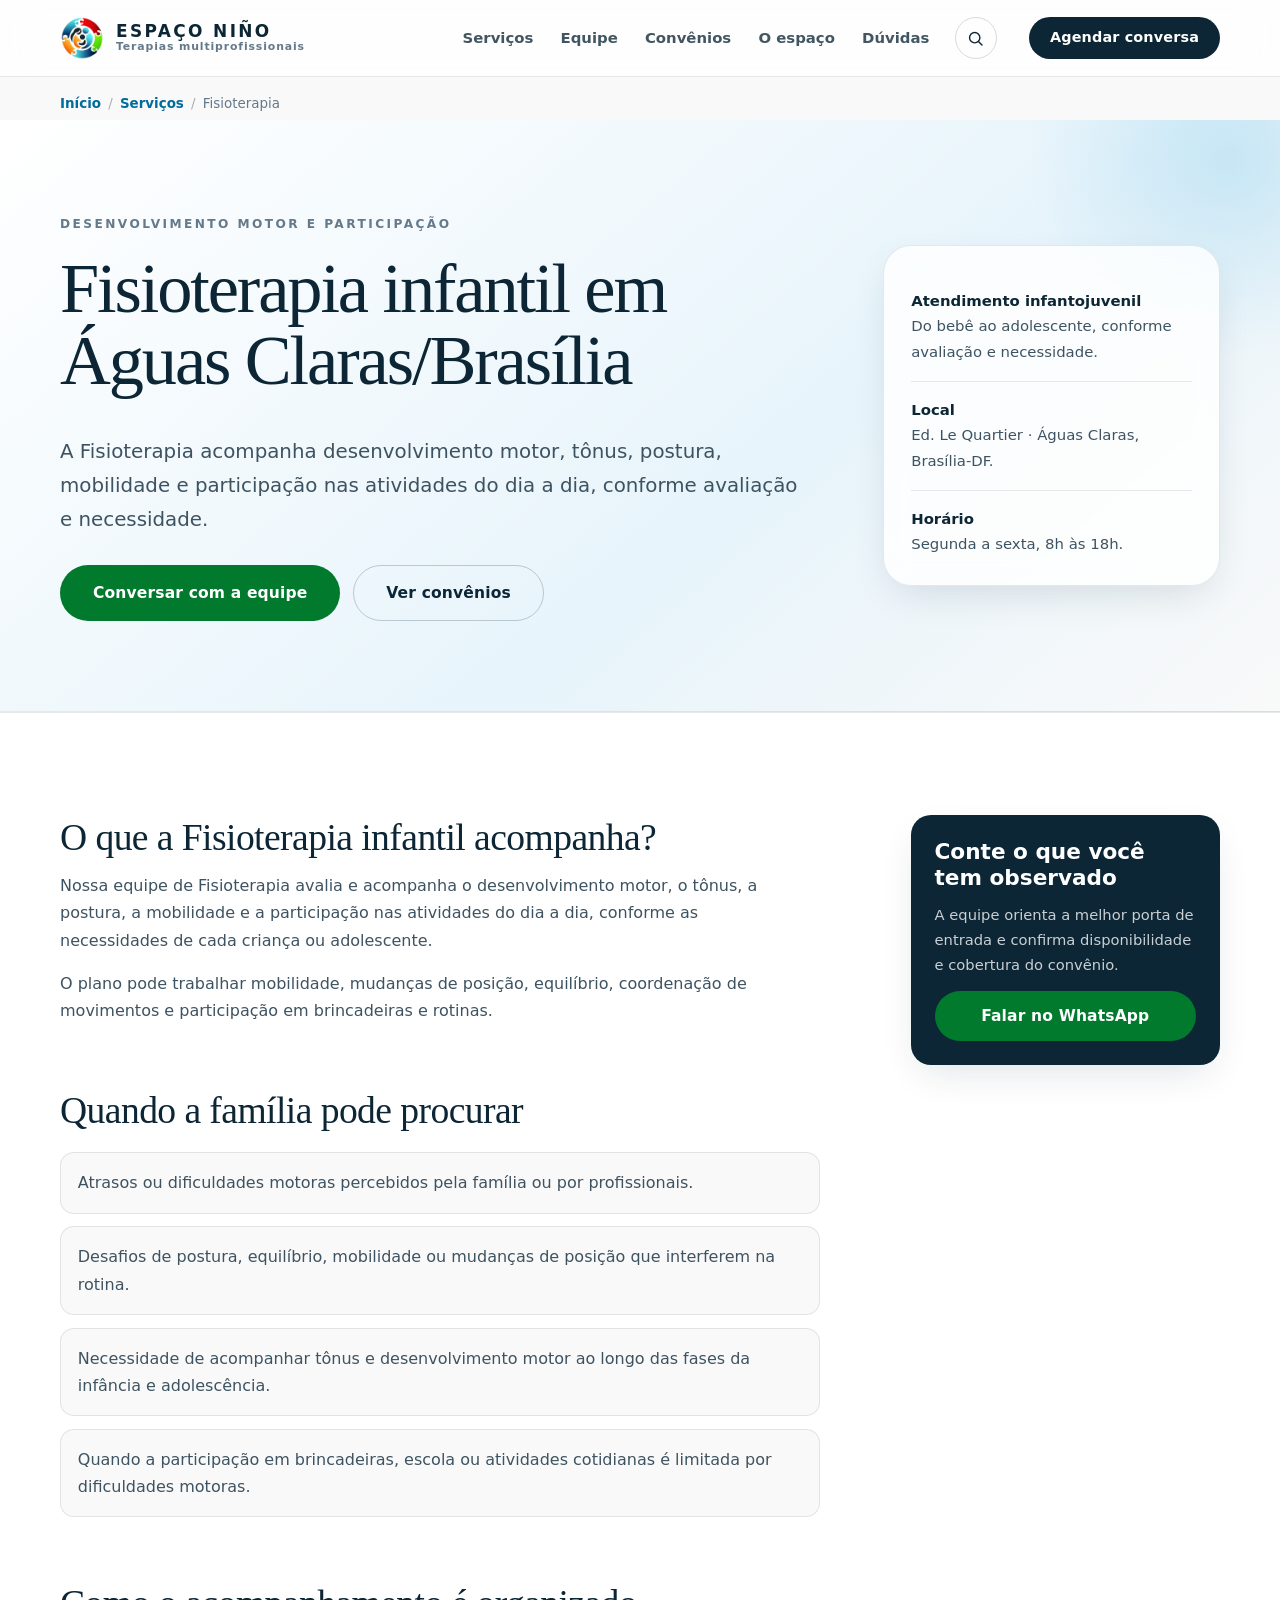
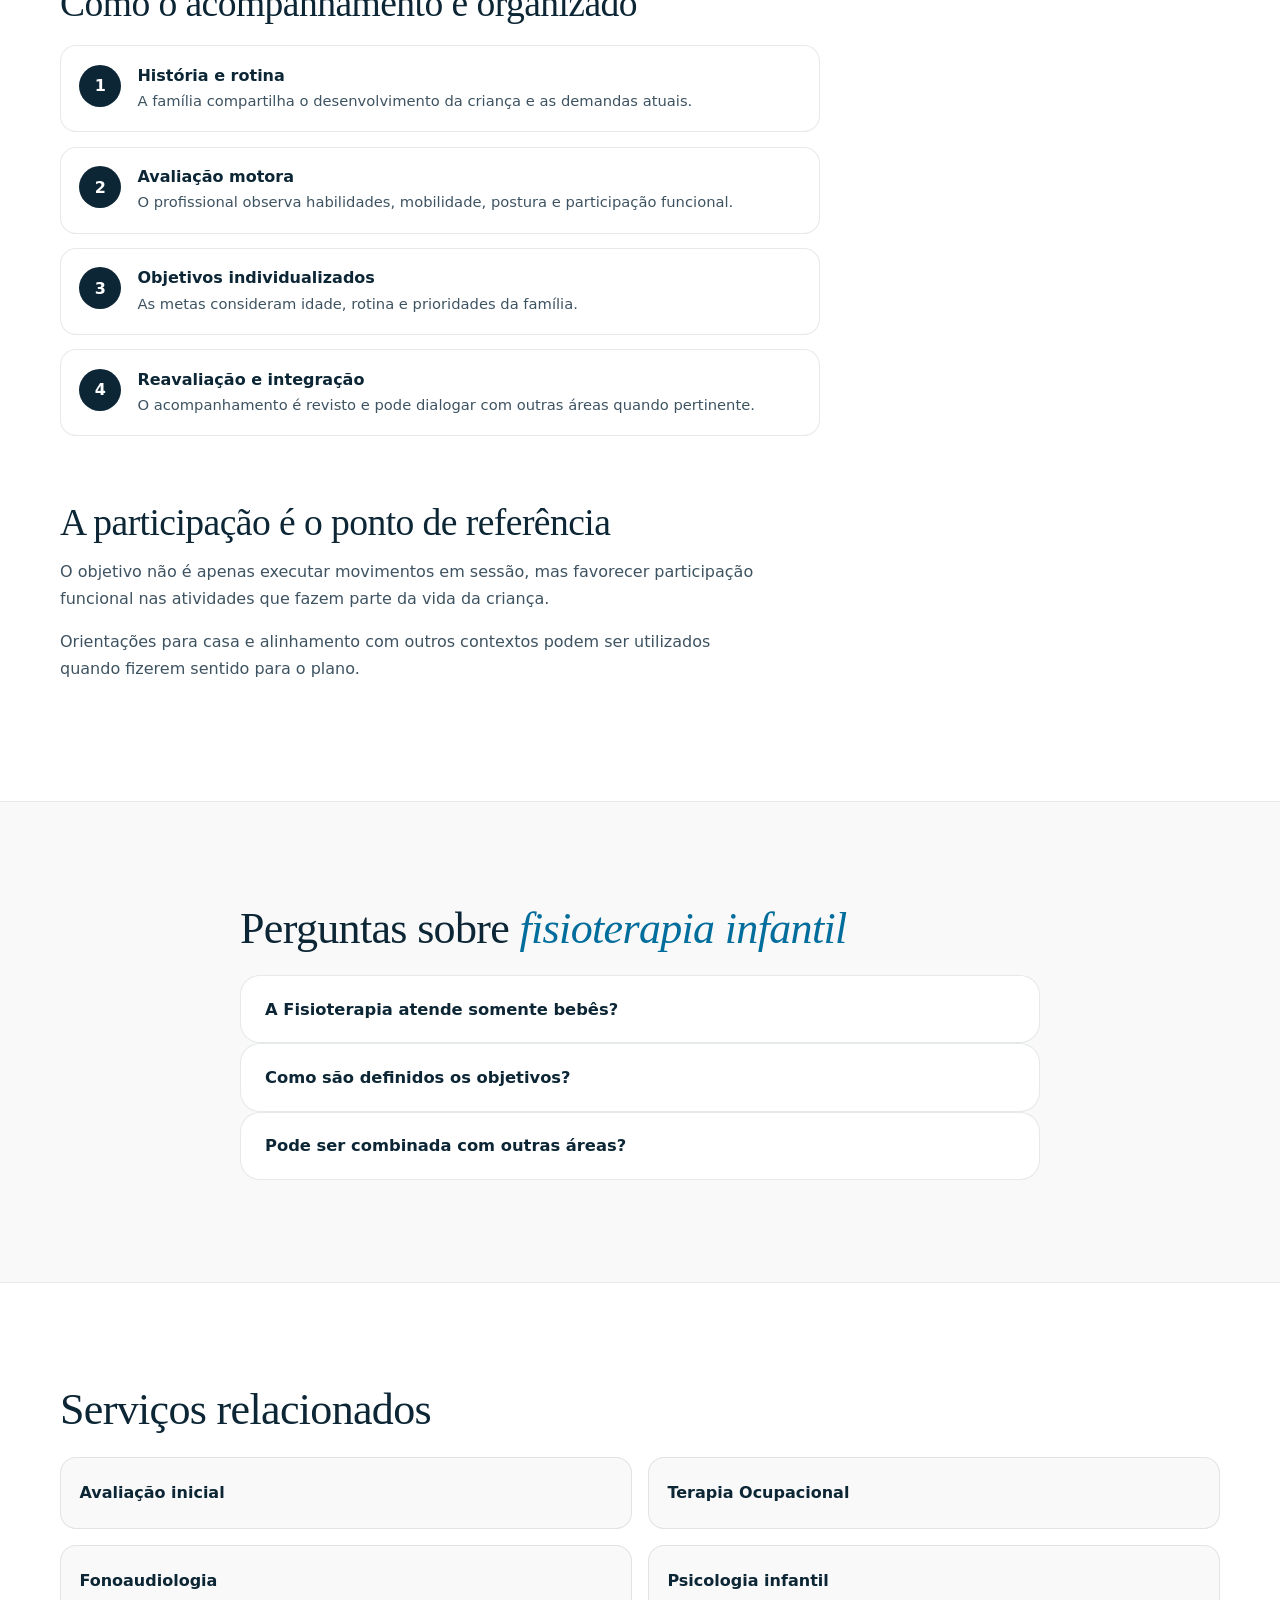
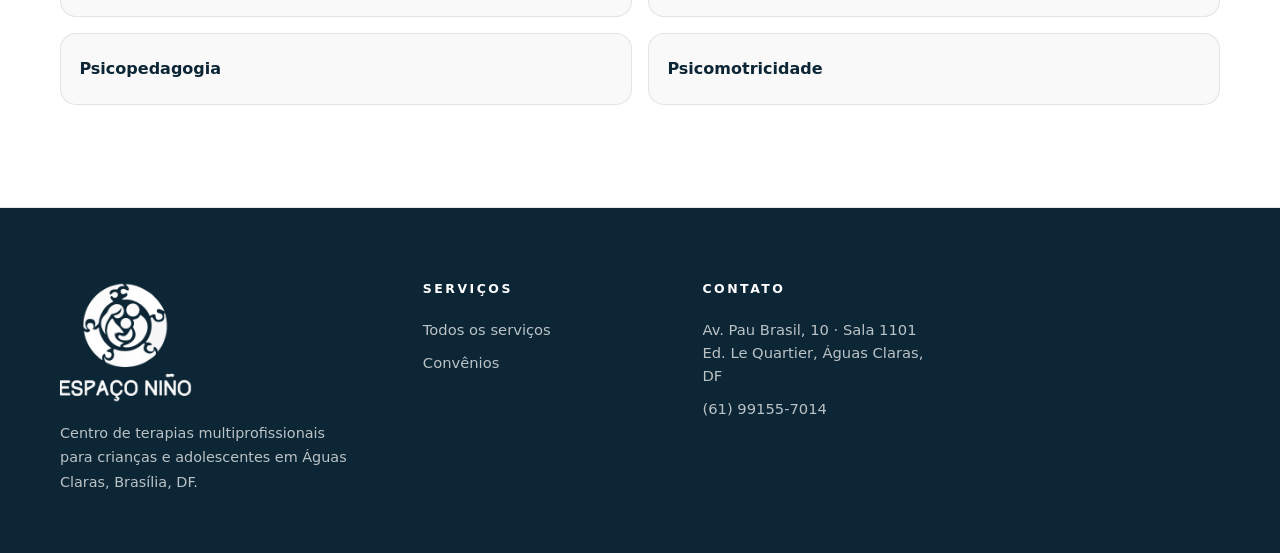
<file: servicos/fisioterapia/index.html>
<!DOCTYPE html>
<html lang="pt-BR" class="no-js">
<head>
  <meta charset="UTF-8">
  <meta name="viewport" content="width=device-width, initial-scale=1.0, viewport-fit=cover">
  <title>Fisioterapia Infantil em Águas Claras/Brasília | Espaço Niño</title>
  <meta name="description" content="Fisioterapia infantil em Águas Claras/Brasília: desenvolvimento motor, tônus, postura, mobilidade e participação nas atividades do dia a dia.">
  <meta name="robots" content="index,follow,max-image-preview:large,max-snippet:-1,max-video-preview:-1">
  <meta name="theme-color" content="#0C2635">
  <meta name="referrer" content="strict-origin-when-cross-origin">
  <link rel="canonical" href="https://espaconino.com.br/servicos/fisioterapia/">
  <meta property="og:title" content="Fisioterapia Infantil em Águas Claras/Brasília | Espaço Niño">
  <meta property="og:description" content="Fisioterapia infantil em Águas Claras/Brasília: desenvolvimento motor, tônus, postura, mobilidade e participação nas atividades do dia a dia.">
  <meta property="og:type" content="website"><meta property="og:locale" content="pt_BR"><meta property="og:site_name" content="Espaço Niño">
  <meta property="og:url" content="https://espaconino.com.br/servicos/fisioterapia/">
  <meta property="og:image" content="https://espaconino.com.br/assets/logo-espaco-nino.webp"><meta property="og:image:alt" content="Marca do Espaço Niño">
  <link rel="icon" href="../../assets/favicon.ico" sizes="48x48"><link rel="stylesheet" href="../../css/main.css">
  <script type="application/ld+json">
  {"@context":"https://schema.org","@graph":[
    {"@type":"Service","@id":"https://espaconino.com.br/servicos/fisioterapia/#servico","name":"Fisioterapia","serviceType":"Fisioterapia","url":"https://espaconino.com.br/servicos/fisioterapia/","description":"Fisioterapia infantil em Águas Claras/Brasília: desenvolvimento motor, tônus, postura, mobilidade e participação nas atividades do dia a dia.","areaServed":"Águas Claras, Brasília, DF","provider":{"@type":"MedicalClinic","@id":"https://espaconino.com.br/#clinica","name":"Espaço Niño","telephone":"+55 61 99155-7014","address":{"@type":"PostalAddress","streetAddress":"Av. Pau Brasil, 10, Sala 1101, Edifício Le Quartier","addressLocality":"Águas Claras","addressRegion":"DF","addressCountry":"BR"}}},
    {"@type":"BreadcrumbList","itemListElement":[{"@type":"ListItem","position":1,"name":"Início","item":"https://espaconino.com.br/"},{"@type":"ListItem","position":2,"name":"Serviços","item":"https://espaconino.com.br/servicos/"},{"@type":"ListItem","position":3,"name":"Fisioterapia","item":"https://espaconino.com.br/servicos/fisioterapia/"}]}
  ]}</script>
</head>
<body class="service-page">
<script>document.documentElement.classList.replace('no-js','js');</script>
<a class="skip-link" href="#conteudo">Ir para o conteúdo principal</a>
<header class="site-header" id="topo">
  <div class="container site-header__inner">
    <a class="brand" href="../../index.html" aria-label="Espaço Niño, página inicial">
      <img class="brand__icon" src="../../assets/marca-icone.webp" alt="" width="44" height="44">
      <span class="brand__text">
        <span class="brand__name">Espaço&nbsp;Niño</span>
        <span class="brand__tag">Terapias multiprofissionais</span>
      </span>
    </a>

    <nav class="site-nav" aria-label="Navegação principal">
      <ul>
        <li><a href="../../servicos/" aria-current="page">Serviços</a></li>
        <li><a href="../../index.html#equipe">Equipe</a></li>
        <li><a href="../../convenios/">Convênios</a></li>
        <li><a href="../../index.html#galeria">O espaço</a></li>
        <li><a href="../../index.html#duvidas">Dúvidas</a></li>
      </ul>
    </nav>

    <a class="btn btn--primary btn--sm site-header__cta" href="https://wa.me/5561991557014?text=Ol%C3%A1!%20Gostaria%20de%20agendar%20uma%20conversa%20com%20a%20equipe%20do%20Espa%C3%A7o%20Ni%C3%B1o." target="_blank" rel="noopener">
      Agendar conversa
    </a>

    <button class="nav-toggle" type="button" aria-expanded="false" aria-controls="menu-mobile" aria-label="Abrir menu">
      <span class="nav-toggle__bar"></span>
      <span class="nav-toggle__bar"></span>
    </button>
  </div>

  <div class="mobile-menu" id="menu-mobile" hidden>
    <nav aria-label="Navegação principal (celular)">
      <ul>
        <li><a href="../../servicos/">Serviços</a></li>
        <li><a href="../../index.html#quem-somos">Quem somos</a></li>
        <li><a href="../../index.html#equipe">Equipe</a></li>
        <li><a href="../../index.html#jornada">Como funciona</a></li>
        <li><a href="../../convenios/">Convênios</a></li>
        <li><a href="../../index.html#galeria">O espaço</a></li>
        <li><a href="../../index.html#duvidas">Dúvidas</a></li>
        <li><a href="../../index.html#contato">Contato</a></li>
      </ul>
      <a class="btn btn--wa btn--block" href="https://wa.me/5561991557014?text=Ol%C3%A1!%20Gostaria%20de%20conversar%20com%20a%20equipe%20do%20Espa%C3%A7o%20Ni%C3%B1o." target="_blank" rel="noopener">
        <svg class="ic" aria-hidden="true"><use href="#i-wa"/></svg> Conversar no WhatsApp
      </a>
      <p class="mobile-menu__note">Ed. Le Quartier · Av. Pau Brasil, 10, Sala 1101<br>Águas Claras, Brasília, DF</p>
    </nav>
  </div>
</header>
<main id="conteudo">
  <nav class="breadcrumbs container" aria-label="Navegação estrutural"><ol><li><a href="../../index.html">Início</a></li><li><a href="../">Serviços</a></li><li aria-current="page">Fisioterapia</li></ol></nav>
  <section class="service-hero" aria-labelledby="service-title"><div class="container service-hero__grid"><div class="service-hero__copy"><p class="eyebrow">Desenvolvimento motor e participação</p><h1 id="service-title">Fisioterapia infantil em Águas Claras/Brasília</h1><p class="service-hero__lead">A Fisioterapia acompanha desenvolvimento motor, tônus, postura, mobilidade e participação nas atividades do dia a dia, conforme avaliação e necessidade.</p><div class="service-hero__actions"><a class="btn btn--wa btn--lg" href="https://wa.me/5561991557014?text=Ol%C3%A1%21%20Gostaria%20de%20informa%C3%A7%C3%B5es%20sobre%20Fisioterapia%20infantil." target="_blank" rel="noopener">Conversar com a equipe</a><a class="btn btn--ghost btn--lg" href="../../convenios/">Ver convênios</a></div></div><aside class="service-hero__aside"><p><strong>Atendimento infantojuvenil</strong><br>Do bebê ao adolescente, conforme avaliação e necessidade.</p><p><strong>Local</strong><br>Ed. Le Quartier · Águas Claras, Brasília-DF.</p><p><strong>Horário</strong><br>Segunda a sexta, 8h às 18h.</p></aside></div></section>
  <section class="section section--white service-content"><div class="container service-layout"><article class="service-prose"><h2>O que a Fisioterapia infantil acompanha?</h2><p>Nossa equipe de Fisioterapia avalia e acompanha o desenvolvimento motor, o tônus, a postura, a mobilidade e a participação nas atividades do dia a dia, conforme as necessidades de cada criança ou adolescente.</p><p>O plano pode trabalhar mobilidade, mudanças de posição, equilíbrio, coordenação de movimentos e participação em brincadeiras e rotinas.</p><h2>Quando a família pode procurar</h2><ul class="service-points"><li>Atrasos ou dificuldades motoras percebidos pela família ou por profissionais.</li><li>Desafios de postura, equilíbrio, mobilidade ou mudanças de posição que interferem na rotina.</li><li>Necessidade de acompanhar tônus e desenvolvimento motor ao longo das fases da infância e adolescência.</li><li>Quando a participação em brincadeiras, escola ou atividades cotidianas é limitada por dificuldades motoras.</li></ul><h2>Como o acompanhamento é organizado</h2><ol class="service-steps"><li class="service-step"><span class="service-step__num">1</span><div><h3>História e rotina</h3><p>A família compartilha o desenvolvimento da criança e as demandas atuais.</p></div></li><li class="service-step"><span class="service-step__num">2</span><div><h3>Avaliação motora</h3><p>O profissional observa habilidades, mobilidade, postura e participação funcional.</p></div></li><li class="service-step"><span class="service-step__num">3</span><div><h3>Objetivos individualizados</h3><p>As metas consideram idade, rotina e prioridades da família.</p></div></li><li class="service-step"><span class="service-step__num">4</span><div><h3>Reavaliação e integração</h3><p>O acompanhamento é revisto e pode dialogar com outras áreas quando pertinente.</p></div></li></ol><h2>A participação é o ponto de referência</h2><p>O objetivo não é apenas executar movimentos em sessão, mas favorecer participação funcional nas atividades que fazem parte da vida da criança.</p><p>Orientações para casa e alinhamento com outros contextos podem ser utilizados quando fizerem sentido para o plano.</p></article><aside class="service-aside"><div class="service-aside__card"><h2>Conte o que você tem observado</h2><p>A equipe orienta a melhor porta de entrada e confirma disponibilidade e cobertura do convênio.</p><a class="btn btn--wa btn--block" href="https://wa.me/5561991557014?text=Ol%C3%A1%21%20Gostaria%20de%20informa%C3%A7%C3%B5es%20sobre%20Fisioterapia%20infantil." target="_blank" rel="noopener">Falar no WhatsApp</a></div></aside></div></section>
  <section class="section service-faq" aria-labelledby="faq-title"><div class="container container--narrow"><h2 class="section__title" id="faq-title">Perguntas sobre <em>fisioterapia infantil</em></h2><div class="faq-list"><details class="faq-item"><summary>A Fisioterapia atende somente bebês?</summary><div class="faq-item__body"><p>Não. O atendimento é infantojuvenil, do bebê ao adolescente, conforme avaliação e necessidade.</p></div></details><details class="faq-item"><summary>Como são definidos os objetivos?</summary><div class="faq-item__body"><p>A definição parte da avaliação profissional e das atividades que apresentam maior impacto na participação e na rotina.</p></div></details><details class="faq-item"><summary>Pode ser combinada com outras áreas?</summary><div class="faq-item__body"><p>Sim. Quando houver necessidade, o plano pode ser articulado com outras especialidades do Espaço Niño.</p></div></details></div></div></section>
  <section class="section section--white related-services"><div class="container"><h2 class="section__title">Serviços relacionados</h2><div class="related-grid"><a class="related-card" href="../avaliacao-inicial/">Avaliação inicial</a><a class="related-card" href="../terapia-ocupacional/">Terapia Ocupacional</a><a class="related-card" href="../fonoaudiologia/">Fonoaudiologia</a><a class="related-card" href="../psicologia-infantil/">Psicologia infantil</a><a class="related-card" href="../psicopedagogia/">Psicopedagogia</a><a class="related-card" href="../psicomotricidade/">Psicomotricidade</a></div></div></section>
</main>
<footer class="footer"><div class="container footer__grid"><div class="footer__brand"><img src="../../assets/logo-espaco-nino-branca.webp" alt="Espaço Niño" width="150" height="140" loading="lazy"><p>Centro de terapias multiprofissionais para crianças e adolescentes em Águas Claras, Brasília, DF.</p></div><div class="footer__col"><h3>Serviços</h3><ul><li><a href="../">Todos os serviços</a></li><li><a href="../../convenios/">Convênios</a></li></ul></div><div class="footer__col"><h3>Contato</h3><ul><li>Av. Pau Brasil, 10 · Sala 1101<br>Ed. Le Quartier, Águas Claras, DF</li><li><a href="https://wa.me/5561991557014" target="_blank" rel="noopener">(61) 99155-7014</a></li></ul></div></div></footer>
<script src="../../js/main.js" defer></script>
</body></html>
</file>
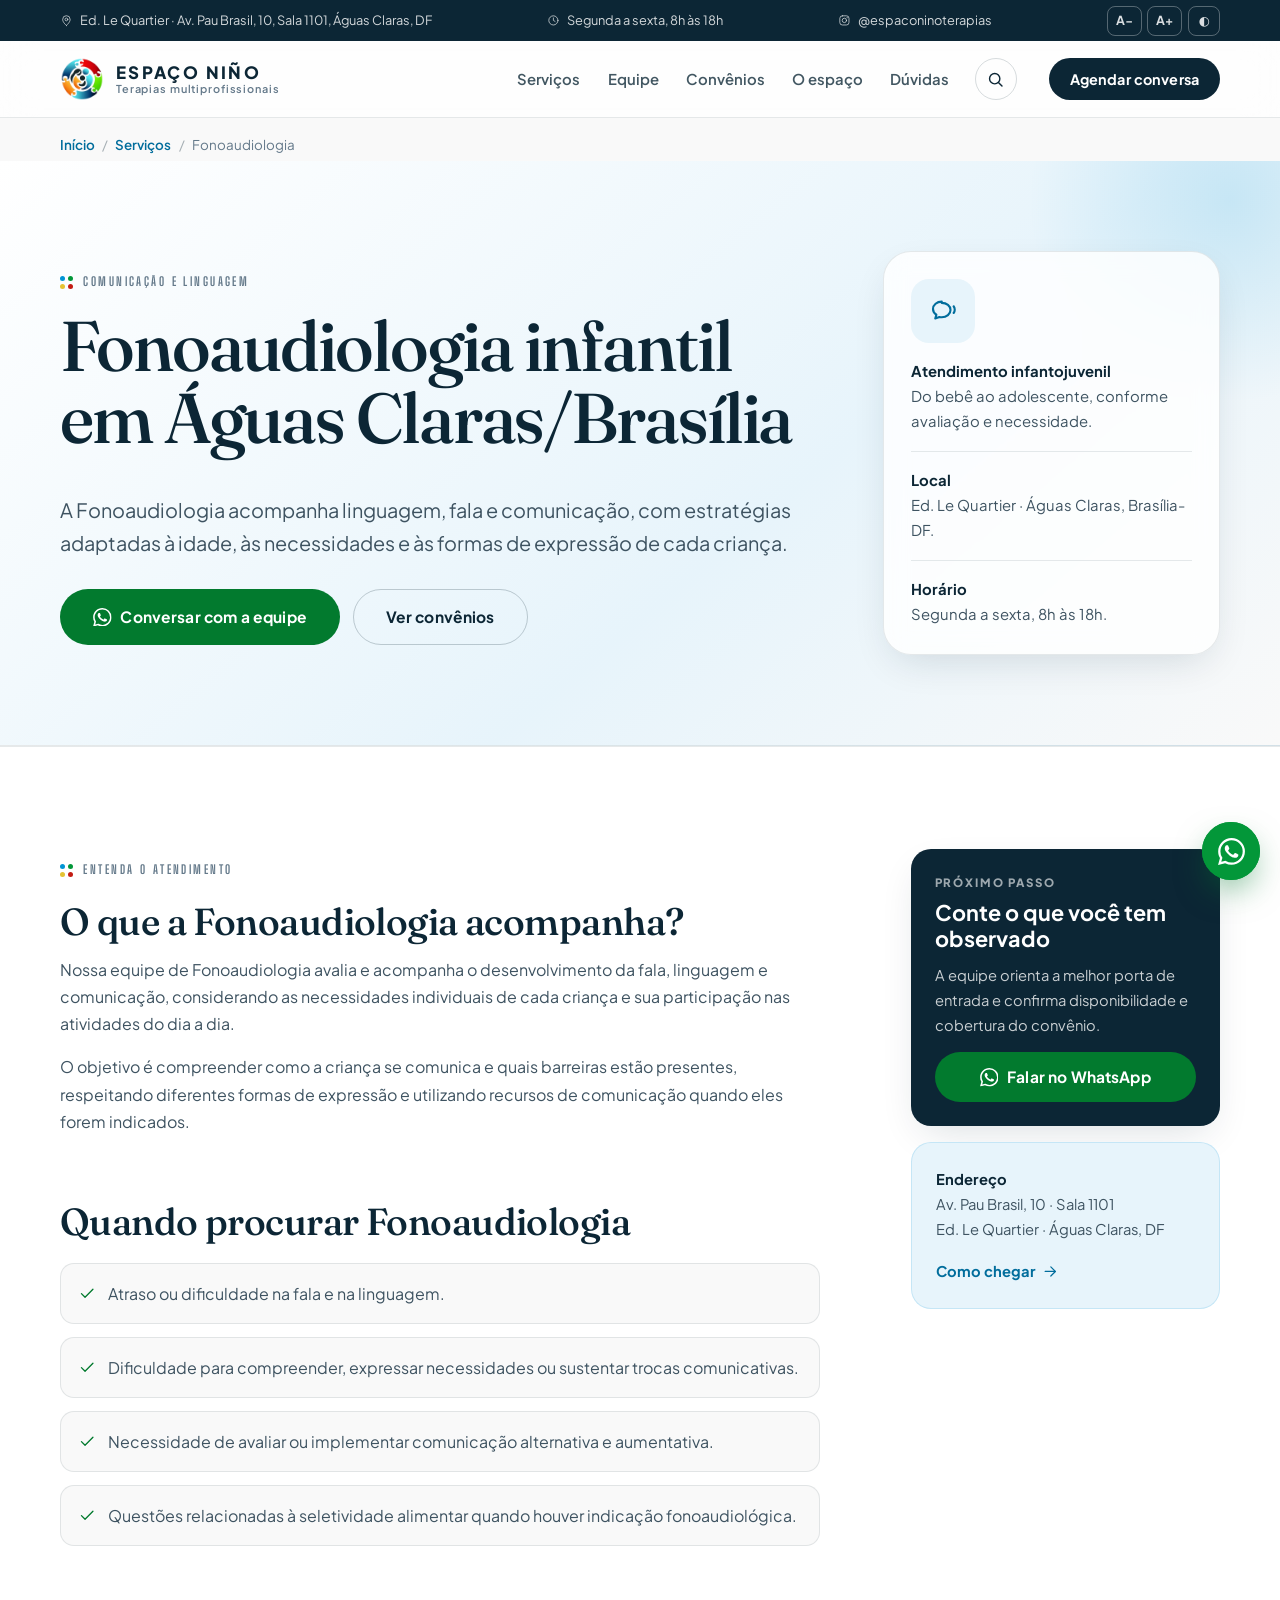
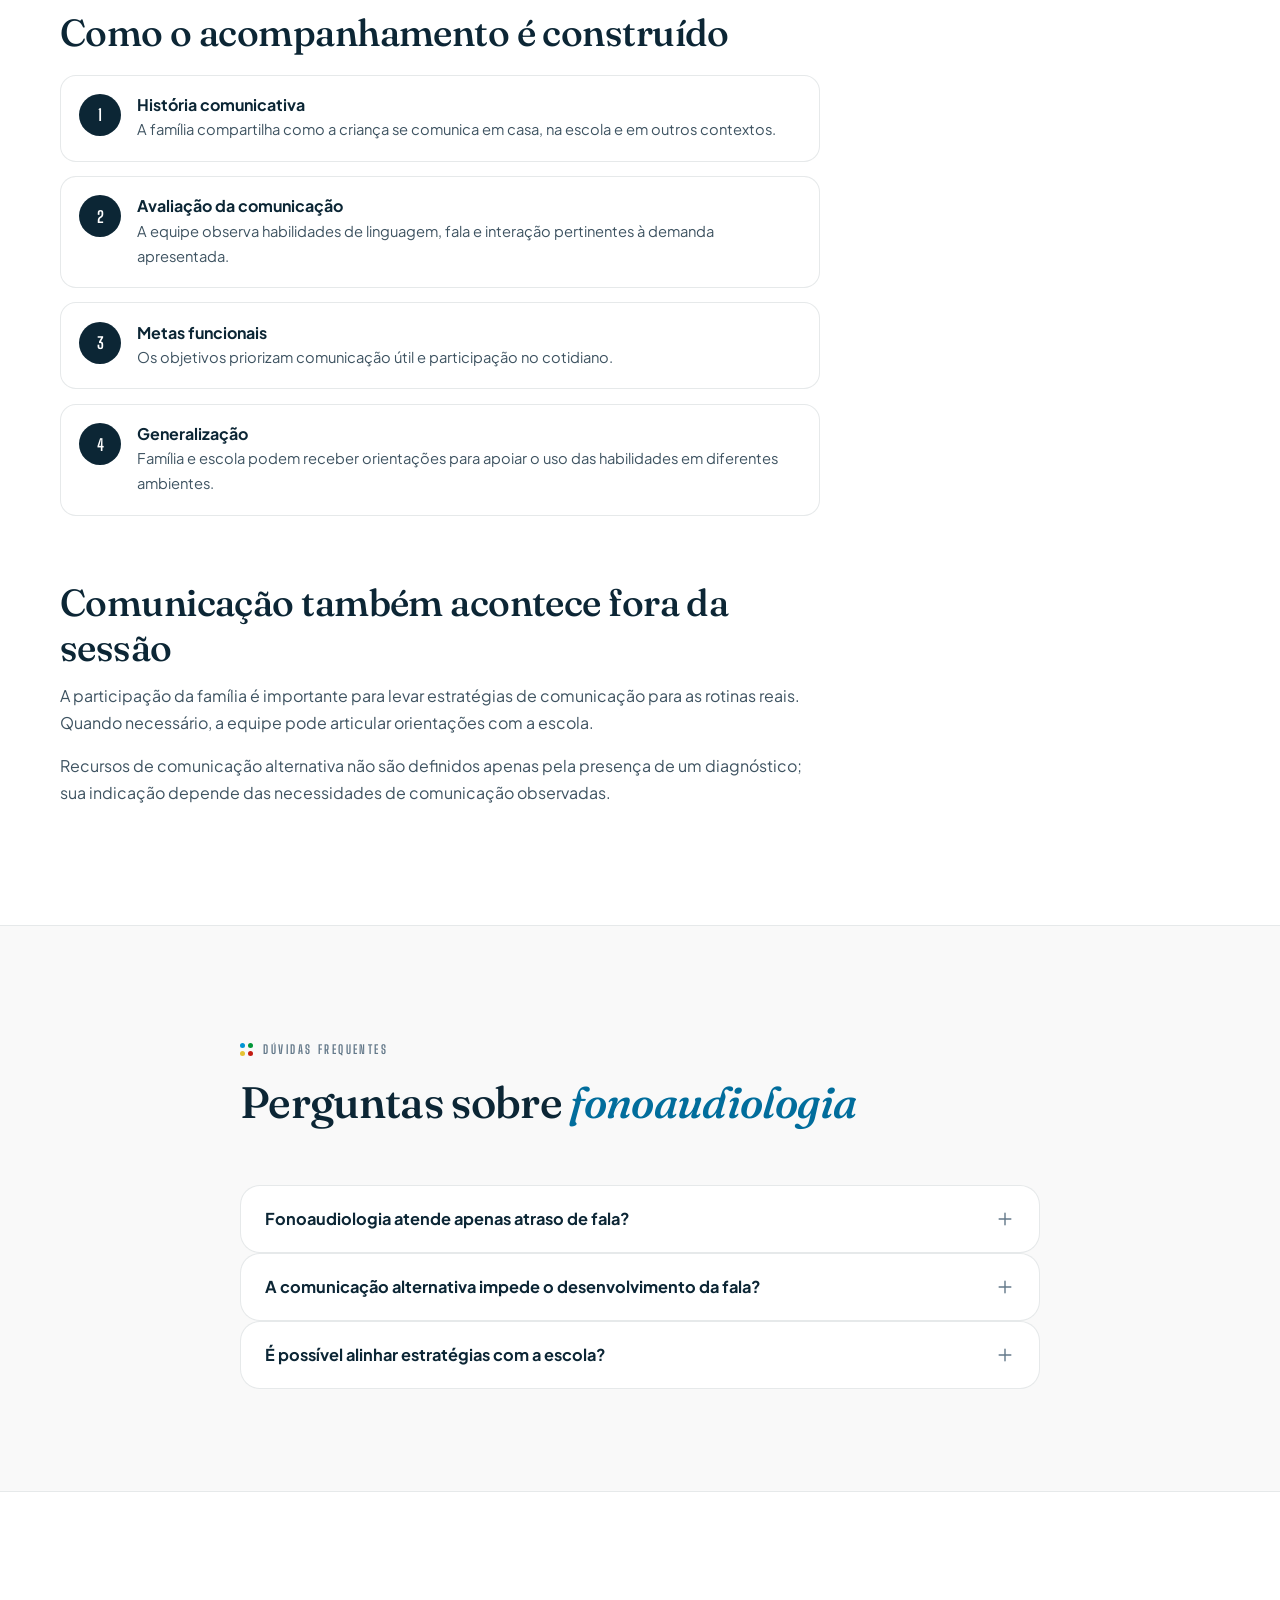
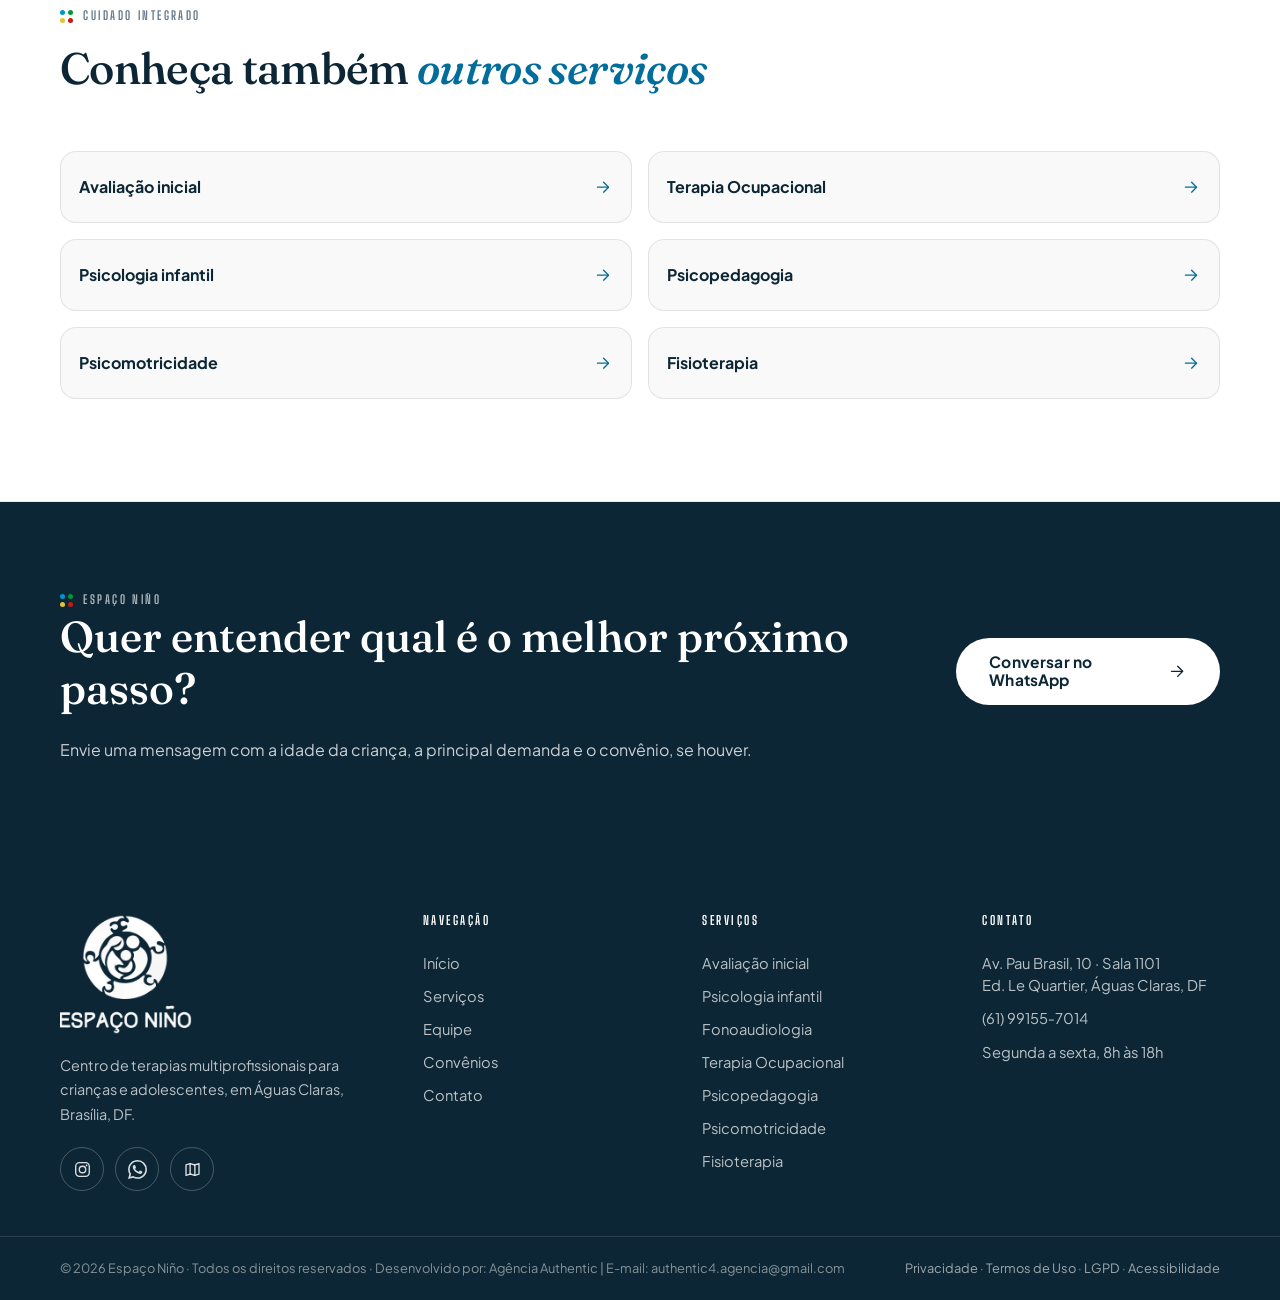
<file: servicos/fonoaudiologia/index.html>
<!DOCTYPE html>
<html lang="pt-BR" class="no-js">
<head>
  <meta charset="UTF-8">
  <meta name="viewport" content="width=device-width, initial-scale=1.0, viewport-fit=cover">
  <title>Fonoaudiologia Infantil em Águas Claras/Brasília | Espaço Niño</title>
  <meta name="description" content="Fonoaudiologia infantil em Águas Claras/Brasília: linguagem, fala, comunicação alternativa e acompanhamento integrado no Espaço Niño.">
  <meta name="robots" content="index,follow,max-image-preview:large,max-snippet:-1,max-video-preview:-1">
  <meta name="theme-color" content="#0C2635">
  <meta name="referrer" content="strict-origin-when-cross-origin">
  <link rel="canonical" href="https://espaconino.com.br/servicos/fonoaudiologia/">
  <meta property="og:title" content="Fonoaudiologia Infantil em Águas Claras/Brasília | Espaço Niño">
  <meta property="og:description" content="Fonoaudiologia infantil em Águas Claras/Brasília: linguagem, fala, comunicação alternativa e acompanhamento integrado no Espaço Niño.">
  <meta property="og:type" content="website">
  <meta property="og:locale" content="pt_BR">
  <meta property="og:site_name" content="Espaço Niño">
  <meta property="og:url" content="https://espaconino.com.br/servicos/fonoaudiologia/">
  <meta property="og:image" content="https://espaconino.com.br/assets/logo-espaco-nino.webp">
  <meta property="og:image:alt" content="Marca do Espaço Niño">
  <meta name="twitter:card" content="summary_large_image">
  <meta name="twitter:title" content="Fonoaudiologia Infantil em Águas Claras/Brasília | Espaço Niño">
  <meta name="twitter:description" content="Fonoaudiologia infantil em Águas Claras/Brasília: linguagem, fala, comunicação alternativa e acompanhamento integrado no Espaço Niño.">
  <meta name="twitter:image" content="https://espaconino.com.br/assets/logo-espaco-nino.webp">
  <link rel="icon" href="../../assets/favicon.ico" sizes="48x48">
  <link rel="icon" type="image/png" sizes="32x32" href="../../assets/favicon-32.png">
  <link rel="apple-touch-icon" href="../../assets/apple-touch-icon.png">
  <link rel="preconnect" href="https://fonts.googleapis.com">
  <link rel="preconnect" href="https://fonts.gstatic.com" crossorigin>
  <link href="https://fonts.googleapis.com/css2?family=Fraunces:ital,opsz,wght@0,9..144,340..620;1,9..144,340..620&family=Plus+Jakarta+Sans:wght@400;500;600;700;800&family=Big+Shoulders+Display:wght@500;600;700&display=swap" rel="stylesheet">
  <link rel="stylesheet" href="../../css/main.css">
  <script type="application/ld+json">
{
  "@context": "https://schema.org",
  "@graph": [
    {
      "@type": "Service",
      "@id": "https://espaconino.com.br/servicos/fonoaudiologia/#servico",
      "name": "Fonoaudiologia",
      "serviceType": "Fonoaudiologia",
      "url": "https://espaconino.com.br/servicos/fonoaudiologia/",
      "description": "Fonoaudiologia infantil em Águas Claras/Brasília: linguagem, fala, comunicação alternativa e acompanhamento integrado no Espaço Niño.",
      "areaServed": "Águas Claras, Brasília, DF",
      "provider": {
        "@type": "MedicalClinic",
        "@id": "https://espaconino.com.br/#clinica",
        "name": "Espaço Niño",
        "url": "https://espaconino.com.br/",
        "telephone": "+55 61 99155-7014",
        "address": {
          "@type": "PostalAddress",
          "streetAddress": "Av. Pau Brasil, 10, Sala 1101, Edifício Le Quartier",
          "addressLocality": "Águas Claras",
          "addressRegion": "DF",
          "addressCountry": "BR"
        }
      }
    },
    {
      "@type": "BreadcrumbList",
      "itemListElement": [
        {
          "@type": "ListItem",
          "position": 1,
          "name": "Início",
          "item": "https://espaconino.com.br/"
        },
        {
          "@type": "ListItem",
          "position": 2,
          "name": "Serviços",
          "item": "https://espaconino.com.br/servicos/"
        },
        {
          "@type": "ListItem",
          "position": 3,
          "name": "Fonoaudiologia",
          "item": "https://espaconino.com.br/servicos/fonoaudiologia/"
        }
      ]
    }
  ]
}
  </script>
</head>
<body class="service-page">
<script>document.documentElement.classList.replace('no-js','js');</script>
<a class="skip-link" href="#conteudo">Ir para o conteúdo principal</a>
<svg xmlns="http://www.w3.org/2000/svg" style="display:none" aria-hidden="true">
  <symbol id="i-pin" viewBox="0 0 24 24"><path d="M12 21.5S5 16 5 10.2A7 7 0 0 1 19 10.2C19 16 12 21.5 12 21.5Z"/><circle cx="12" cy="10.2" r="2.6"/></symbol>
  <symbol id="i-clock" viewBox="0 0 24 24"><circle cx="12" cy="12" r="8.6"/><path d="M12 7.4V12l3.1 1.9"/></symbol>
  <symbol id="i-chat" viewBox="0 0 24 24"><path d="M12 4.2c-4.6 0-8.3 3-8.3 6.8 0 2.1 1.2 4 3 5.3L6 20l3.7-1.4c.7.1 1.5.2 2.3.2 4.6 0 8.3-3 8.3-6.8S16.6 4.2 12 4.2Z"/></symbol>
  <symbol id="i-wa" viewBox="0 0 24 24"><path fill="currentColor" stroke="none" d="M17.472 14.382c-.297-.149-1.758-.867-2.03-.966-.273-.099-.471-.148-.67.15-.197.297-.767.966-.94 1.164-.173.199-.347.223-.644.075-.297-.15-1.255-.463-2.39-1.475-.883-.788-1.48-1.761-1.653-2.059-.173-.297-.018-.458.13-.606.134-.133.298-.347.446-.52.149-.174.198-.298.298-.497.099-.198.05-.371-.025-.52-.075-.149-.669-1.612-.916-2.207-.242-.579-.487-.5-.669-.51-.173-.008-.371-.01-.57-.01-.198 0-.52.074-.792.372-.272.297-1.04 1.016-1.04 2.479 0 1.462 1.065 2.875 1.213 3.074.149.198 2.096 3.2 5.077 4.487.709.306 1.262.489 1.694.625.712.227 1.36.195 1.871.118.571-.085 1.758-.719 2.006-1.413.248-.694.248-1.289.173-1.413-.074-.124-.272-.198-.57-.347m-5.421 7.403h-.004a9.87 9.87 0 0 1-5.031-1.378l-.361-.214-3.741.982.998-3.648-.235-.374a9.86 9.86 0 0 1-1.51-5.26c.001-5.45 4.436-9.884 9.888-9.884 2.64 0 5.122 1.03 6.988 2.898a9.825 9.825 0 0 1 2.893 6.994c-.003 5.45-4.437 9.884-9.885 9.884m8.413-18.297A11.815 11.815 0 0 0 12.05 0C5.495 0 .16 5.335.157 11.892c0 2.096.547 4.142 1.588 5.945L.057 24l6.305-1.654a11.882 11.882 0 0 0 5.683 1.448h.005c6.554 0 11.89-5.335 11.893-11.893a11.821 11.821 0 0 0-3.48-8.413Z"/></symbol>
  <symbol id="i-ig" viewBox="0 0 24 24"><rect x="3.4" y="3.4" width="17.2" height="17.2" rx="4.8"/><circle cx="12" cy="12" r="4.1"/><circle cx="17.1" cy="6.9" r="1.15" fill="currentColor" stroke="none"/></symbol>
  <symbol id="i-arrow" viewBox="0 0 24 24"><path d="M4.5 12h14"/><path d="M12.5 5.5 19 12l-6.5 6.5"/></symbol>
  <symbol id="i-check" viewBox="0 0 24 24"><path d="m4.5 12.6 4.7 4.7L19.5 6.8"/></symbol>
  <symbol id="i-up" viewBox="0 0 24 24"><path d="m6 14 6-6 6 6"/></symbol>
  <symbol id="i-ext" viewBox="0 0 24 24"><path d="M14 4h6v6M20 4 11 13M9 6H6a2 2 0 0 0-2 2v10a2 2 0 0 0 2 2h10a2 2 0 0 0 2-2v-3"/></symbol>
  <symbol id="i-map" viewBox="0 0 24 24"><path d="M9 4.5 3.8 6.3v13.2L9 17.7l6 1.8 5.2-1.8V4.5L15 6.3l-6-1.8Z"/><path d="M9 4.5v13.2M15 6.3v13.2"/></symbol>
  <symbol id="i-mind" viewBox="0 0 24 24"><path d="M9 21v-2.3c-2.8-1.2-4.6-3.9-4.6-7C4.4 7.4 7.8 4 12 4c3.9 0 7.1 2.8 7.5 6.5l1.3 2.6c.2.3 0 .7-.3.8l-1.4.5v2.1c0 1.1-.9 2-2 2h-1.4V21"/><path d="M10 10.5c0-1.1.9-2 2-2s2 .9 2 2-.9 2-2 2v1.4"/></symbol>
  <symbol id="i-speech" viewBox="0 0 24 24"><path d="M11 4.5c-3.9 0-7 2.6-7 5.9 0 1.9 1 3.5 2.7 4.6L5.8 18l3.3-1.2c.6.1 1.2.2 1.9.2 3.9 0 7-2.6 7-5.9s-3.1-5.6-7-5.6Z"/><path d="M20.5 8.2c.6.8.9 1.7.9 2.7 0 1-.3 1.9-.9 2.7"/></symbol>
  <symbol id="i-sense" viewBox="0 0 24 24"><circle cx="12" cy="12" r="3.4"/><path d="M12 3.5v2.6M12 17.9v2.6M3.5 12h2.6M17.9 12h2.6M6 6l1.8 1.8M16.2 16.2 18 18M18 6l-1.8 1.8M7.8 16.2 6 18"/></symbol>
  <symbol id="i-book" viewBox="0 0 24 24"><path d="M12 6.7C10.5 5.2 8 4.6 4.8 4.6v13.2c3.2 0 5.7.6 7.2 2.1 1.5-1.5 4-2.1 7.2-2.1V4.6c-3.2 0-5.7.6-7.2 2.1Z"/><path d="M12 6.7v13.2"/></symbol>
  <symbol id="i-home" viewBox="0 0 24 24"><path d="m4 11 8-6.6L20 11v8.6a1 1 0 0 1-1 1H5a1 1 0 0 1-1-1V11Z"/><path d="M9.6 20.6v-5.8h4.8v5.8"/></symbol>
  <symbol id="i-spark" viewBox="0 0 24 24"><path d="M12 4.5 13.7 10 19 12l-5.3 2-1.7 5.5L10.3 14 5 12l5.3-2L12 4.5Z"/></symbol>
  <symbol id="i-plus" viewBox="0 0 24 24"><path d="M12 5v14M5 12h14"/></symbol>
</svg>
<div class="topbar">
  <div class="container topbar__inner">
    <a class="topbar__item" href="https://maps.app.goo.gl/S23awZM4eRqJVQJq6" target="_blank" rel="noopener">
      <svg class="ic" aria-hidden="true"><use href="#i-pin"/></svg>
      <span>Ed. Le Quartier · Av. Pau Brasil, 10, Sala 1101, Águas Claras, DF</span>
    </a>
    <span class="topbar__item topbar__hours"><svg class="ic" aria-hidden="true"><use href="#i-clock"/></svg><span>Segunda a sexta, 8h às 18h</span></span>
    <a class="topbar__item" href="https://www.instagram.com/espaconinoterapias" target="_blank" rel="noopener"><svg class="ic" aria-hidden="true"><use href="#i-ig"/></svg><span>@espaconinoterapias</span></a>
    <div class="a11y-bar" role="group" aria-label="Recursos de acessibilidade">
      <button type="button" id="a11y-menos" aria-label="Diminuir o tamanho do texto">A−</button>
      <button type="button" id="a11y-mais" aria-label="Aumentar o tamanho do texto">A+</button>
      <button type="button" id="a11y-contraste" aria-pressed="false" aria-label="Alternar alto contraste">◐</button>
    </div>
  </div>
</div>
<header class="site-header" id="topo">
  <div class="container site-header__inner">
    <a class="brand" href="../../index.html" aria-label="Espaço Niño, página inicial">
      <img class="brand__icon" src="../../assets/marca-icone.webp" alt="" width="44" height="44">
      <span class="brand__text"><span class="brand__name">Espaço&nbsp;Niño</span><span class="brand__tag">Terapias multiprofissionais</span></span>
    </a>
    <nav class="site-nav" aria-label="Navegação principal">
      <ul>
        <li><a href="../../servicos/" aria-current="page">Serviços</a></li>
        <li><a href="../../index.html#equipe">Equipe</a></li>
        <li><a href="../../convenios/">Convênios</a></li>
        <li><a href="../../index.html#galeria">O espaço</a></li>
        <li><a href="../../index.html#duvidas">Dúvidas</a></li>
      </ul>
    </nav>
    <a class="btn btn--primary btn--sm site-header__cta" href="https://wa.me/5561991557014?text=Ol%C3%A1%21%20Gostaria%20de%20agendar%20uma%20conversa%20com%20a%20equipe%20do%20Espa%C3%A7o%20Ni%C3%B1o." target="_blank" rel="noopener">Agendar conversa</a>
    <button class="nav-toggle" type="button" aria-expanded="false" aria-controls="menu-mobile" aria-label="Abrir menu"><span class="nav-toggle__bar"></span><span class="nav-toggle__bar"></span></button>
  </div>
  <div class="mobile-menu" id="menu-mobile" hidden>
    <nav aria-label="Navegação principal (celular)">
      <ul>
        <li><a href="../../servicos/">Serviços</a></li>
        <li><a href="../../index.html#quem-somos">Quem somos</a></li>
        <li><a href="../../index.html#equipe">Equipe</a></li>
        <li><a href="../../index.html#jornada">Como funciona</a></li>
        <li><a href="../../convenios/">Convênios</a></li>
        <li><a href="../../index.html#galeria">O espaço</a></li>
        <li><a href="../../index.html#duvidas">Dúvidas</a></li>
        <li><a href="../../index.html#contato">Contato</a></li>
      </ul>
      <a class="btn btn--wa btn--block" href="https://wa.me/5561991557014?text=Ol%C3%A1%21%20Gostaria%20de%20conversar%20com%20a%20equipe%20do%20Espa%C3%A7o%20Ni%C3%B1o." target="_blank" rel="noopener"><svg class="ic" aria-hidden="true"><use href="#i-wa"/></svg> Conversar no WhatsApp</a>
      <p class="mobile-menu__note">Ed. Le Quartier · Av. Pau Brasil, 10, Sala 1101<br>Águas Claras, Brasília, DF</p>
    </nav>
  </div>
</header>
<main id="conteudo">
  <nav class="breadcrumbs container" aria-label="Navegação estrutural">
    <ol>
      <li><a href="../../index.html">Início</a></li>
      <li><a href="../">Serviços</a></li>
      <li aria-current="page">Fonoaudiologia</li>
    </ol>
  </nav>

  <section class="service-hero" aria-labelledby="service-title">
    <div class="container service-hero__grid">
      <div class="service-hero__copy reveal">
        <p class="eyebrow"><span class="eyebrow__dots" aria-hidden="true"><i></i><i></i><i></i><i></i></span> Comunicação e linguagem</p>
        <h1 id="service-title">Fonoaudiologia infantil em Águas Claras/Brasília</h1>
        <p class="service-hero__lead">A Fonoaudiologia acompanha linguagem, fala e comunicação, com estratégias adaptadas à idade, às necessidades e às formas de expressão de cada criança.</p>
        <div class="service-hero__actions">
          <a class="btn btn--wa btn--lg" href="https://wa.me/5561991557014?text=Ol%C3%A1%21%20Gostaria%20de%20informa%C3%A7%C3%B5es%20sobre%20Fonoaudiologia%20infantil%20no%20Espa%C3%A7o%20Ni%C3%B1o%2C%20em%20%C3%81guas%20Claras/Bras%C3%ADlia." target="_blank" rel="noopener"><svg class="ic" aria-hidden="true"><use href="#i-wa"/></svg> Conversar com a equipe</a>
          <a class="btn btn--ghost btn--lg" href="../../convenios/">Ver convênios</a>
        </div>
      </div>
      <aside class="service-hero__aside reveal" style="--d:1" aria-label="Informações rápidas">
        <span class="service-hero__icon"><svg class="ic" aria-hidden="true"><use href="#i-speech"/></svg></span>
        <p><strong>Atendimento infantojuvenil</strong><br>Do bebê ao adolescente, conforme avaliação e necessidade.</p>
        <p><strong>Local</strong><br>Ed. Le Quartier · Águas Claras, Brasília-DF.</p>
        <p><strong>Horário</strong><br>Segunda a sexta, 8h às 18h.</p>
      </aside>
    </div>
  </section>

  <section class="section section--white service-content">
    <div class="container service-layout">
      <article class="service-prose reveal">
        <p class="eyebrow"><span class="eyebrow__dots" aria-hidden="true"><i></i><i></i><i></i><i></i></span> Entenda o atendimento</p>
        <h2>O que a Fonoaudiologia acompanha?</h2>
        <p>Nossa equipe de Fonoaudiologia avalia e acompanha o desenvolvimento da fala, linguagem e comunicação, considerando as necessidades individuais de cada criança e sua participação nas atividades do dia a dia.</p><p>O objetivo é compreender como a criança se comunica e quais barreiras estão presentes, respeitando diferentes formas de expressão e utilizando recursos de comunicação quando eles forem indicados.</p>

        <h2>Quando procurar Fonoaudiologia</h2>
        <ul class="service-points"><li><svg class="ic" aria-hidden="true"><use href="#i-check"/></svg><span>Atraso ou dificuldade na fala e na linguagem.</span></li><li><svg class="ic" aria-hidden="true"><use href="#i-check"/></svg><span>Dificuldade para compreender, expressar necessidades ou sustentar trocas comunicativas.</span></li><li><svg class="ic" aria-hidden="true"><use href="#i-check"/></svg><span>Necessidade de avaliar ou implementar comunicação alternativa e aumentativa.</span></li><li><svg class="ic" aria-hidden="true"><use href="#i-check"/></svg><span>Questões relacionadas à seletividade alimentar quando houver indicação fonoaudiológica.</span></li></ul>

        <h2>Como o acompanhamento é construído</h2>
        <ol class="service-steps"><li class="service-step"><span class="service-step__num">1</span><div><h3>História comunicativa</h3><p>A família compartilha como a criança se comunica em casa, na escola e em outros contextos.</p></div></li><li class="service-step"><span class="service-step__num">2</span><div><h3>Avaliação da comunicação</h3><p>A equipe observa habilidades de linguagem, fala e interação pertinentes à demanda apresentada.</p></div></li><li class="service-step"><span class="service-step__num">3</span><div><h3>Metas funcionais</h3><p>Os objetivos priorizam comunicação útil e participação no cotidiano.</p></div></li><li class="service-step"><span class="service-step__num">4</span><div><h3>Generalização</h3><p>Família e escola podem receber orientações para apoiar o uso das habilidades em diferentes ambientes.</p></div></li></ol>

        <h2>Comunicação também acontece fora da sessão</h2>
        <p>A participação da família é importante para levar estratégias de comunicação para as rotinas reais. Quando necessário, a equipe pode articular orientações com a escola.</p><p>Recursos de comunicação alternativa não são definidos apenas pela presença de um diagnóstico; sua indicação depende das necessidades de comunicação observadas.</p>
      </article>
      <aside class="service-aside reveal" style="--d:1">
        <div class="service-aside__card">
          <p class="service-aside__kicker">Próximo passo</p>
          <h2>Conte o que você tem observado</h2>
          <p>A equipe orienta a melhor porta de entrada e confirma disponibilidade e cobertura do convênio.</p>
          <a class="btn btn--wa btn--block" href="https://wa.me/5561991557014?text=Ol%C3%A1%21%20Gostaria%20de%20informa%C3%A7%C3%B5es%20sobre%20Fonoaudiologia%20infantil%20no%20Espa%C3%A7o%20Ni%C3%B1o%2C%20em%20%C3%81guas%20Claras/Bras%C3%ADlia." target="_blank" rel="noopener"><svg class="ic" aria-hidden="true"><use href="#i-wa"/></svg> Falar no WhatsApp</a>
        </div>
        <div class="service-aside__card service-aside__card--soft">
          <p><strong>Endereço</strong><br>Av. Pau Brasil, 10 · Sala 1101<br>Ed. Le Quartier · Águas Claras, DF</p>
          <a class="textlink" href="https://maps.app.goo.gl/S23awZM4eRqJVQJq6" target="_blank" rel="noopener">Como chegar <svg class="ic" aria-hidden="true"><use href="#i-arrow"/></svg></a>
        </div>
      </aside>
    </div>
  </section>

  <section class="section service-faq" aria-labelledby="faq-title">
    <div class="container container--narrow">
      <header class="section__head reveal">
        <p class="eyebrow"><span class="eyebrow__dots" aria-hidden="true"><i></i><i></i><i></i><i></i></span> Dúvidas frequentes</p>
        <h2 class="section__title" id="faq-title">Perguntas sobre <em>fonoaudiologia</em></h2>
      </header>
      <div class="faq-list reveal"><details class="faq-item"><summary>Fonoaudiologia atende apenas atraso de fala?<svg class="ic faq-item__chev" aria-hidden="true"><use href="#i-plus"/></svg></summary><div class="faq-item__body"><p>Não. A Fonoaudiologia também pode acompanhar linguagem, comunicação alternativa e seletividade alimentar, conforme avaliação e necessidade.</p></div></details><details class="faq-item"><summary>A comunicação alternativa impede o desenvolvimento da fala?<svg class="ic faq-item__chev" aria-hidden="true"><use href="#i-plus"/></svg></summary><div class="faq-item__body"><p>A escolha de recursos deve ser feita por avaliação profissional. O objetivo da comunicação alternativa é ampliar possibilidades de comunicação quando necessário.</p></div></details><details class="faq-item"><summary>É possível alinhar estratégias com a escola?<svg class="ic faq-item__chev" aria-hidden="true"><use href="#i-plus"/></svg></summary><div class="faq-item__body"><p>Sim, quando isso fizer sentido para o plano de cuidado e houver autorização da família.</p></div></details></div>
    </div>
  </section>

  <section class="section section--white related-services" aria-labelledby="related-title">
    <div class="container">
      <header class="section__head reveal">
        <p class="eyebrow"><span class="eyebrow__dots" aria-hidden="true"><i></i><i></i><i></i><i></i></span> Cuidado integrado</p>
        <h2 class="section__title" id="related-title">Conheça também <em>outros serviços</em></h2>
      </header>
      <div class="related-grid reveal"><a class="related-card" href="../avaliacao-inicial/"><span>Avaliação inicial</span><svg class="ic" aria-hidden="true"><use href="#i-arrow"/></svg></a><a class="related-card" href="../terapia-ocupacional/"><span>Terapia Ocupacional</span><svg class="ic" aria-hidden="true"><use href="#i-arrow"/></svg></a><a class="related-card" href="../psicologia-infantil/"><span>Psicologia infantil</span><svg class="ic" aria-hidden="true"><use href="#i-arrow"/></svg></a><a class="related-card" href="../psicopedagogia/"><span>Psicopedagogia</span><svg class="ic" aria-hidden="true"><use href="#i-arrow"/></svg></a><a class="related-card" href="../psicomotricidade/"><span>Psicomotricidade</span><svg class="ic" aria-hidden="true"><use href="#i-arrow"/></svg></a><a class="related-card" href="../fisioterapia/"><span>Fisioterapia</span><svg class="ic" aria-hidden="true"><use href="#i-arrow"/></svg></a></div>
    </div>
  </section>

  <section class="service-cta" aria-label="Agendamento">
    <div class="container service-cta__inner reveal">
      <div><p class="eyebrow eyebrow--onink"><span class="eyebrow__dots" aria-hidden="true"><i></i><i></i><i></i><i></i></span> Espaço Niño</p><h2>Quer entender qual é o melhor próximo passo?</h2><p>Envie uma mensagem com a idade da criança, a principal demanda e o convênio, se houver.</p></div>
      <a class="btn btn--light btn--lg" href="https://wa.me/5561991557014?text=Ol%C3%A1%21%20Gostaria%20de%20informa%C3%A7%C3%B5es%20sobre%20Fonoaudiologia%20infantil%20no%20Espa%C3%A7o%20Ni%C3%B1o%2C%20em%20%C3%81guas%20Claras/Bras%C3%ADlia." target="_blank" rel="noopener">Conversar no WhatsApp <svg class="ic" aria-hidden="true"><use href="#i-arrow"/></svg></a>
    </div>
  </section>
</main>
<footer class="footer">
  <div class="container footer__grid">
    <div class="footer__brand">
      <img src="../../assets/logo-espaco-nino-branca.webp" alt="Espaço Niño" width="150" height="140" loading="lazy">
      <p>Centro de terapias multiprofissionais para crianças e adolescentes, em Águas Claras, Brasília, DF.</p>
      <div class="footer__social">
        <a href="https://www.instagram.com/espaconinoterapias" target="_blank" rel="noopener" aria-label="Instagram do Espaço Niño"><svg class="ic"><use href="#i-ig"/></svg></a>
        <a href="https://wa.me/5561991557014" target="_blank" rel="noopener" aria-label="WhatsApp do Espaço Niño"><svg class="ic"><use href="#i-wa"/></svg></a>
        <a href="https://maps.app.goo.gl/S23awZM4eRqJVQJq6" target="_blank" rel="noopener" aria-label="Localização no Google Maps"><svg class="ic"><use href="#i-map"/></svg></a>
      </div>
    </div>
    <nav class="footer__col" aria-label="Navegação do rodapé">
      <h3>Navegação</h3>
      <ul>
        <li><a href="../../index.html">Início</a></li>
        <li><a href="../../servicos/">Serviços</a></li>
        <li><a href="../../index.html#equipe">Equipe</a></li>
        <li><a href="../../convenios/">Convênios</a></li>
        <li><a href="../../index.html#contato">Contato</a></li>
      </ul>
    </nav>
    <div class="footer__col"><h3>Serviços</h3><ul><li><a href="../../servicos/avaliacao-inicial/">Avaliação inicial</a></li><li><a href="../../servicos/psicologia-infantil/">Psicologia infantil</a></li><li><a href="../../servicos/fonoaudiologia/">Fonoaudiologia</a></li><li><a href="../../servicos/terapia-ocupacional/">Terapia Ocupacional</a></li><li><a href="../../servicos/psicopedagogia/">Psicopedagogia</a></li><li><a href="../../servicos/psicomotricidade/">Psicomotricidade</a></li><li><a href="../../servicos/fisioterapia/">Fisioterapia</a></li></ul></div>
    <div class="footer__col">
      <h3>Contato</h3>
      <ul>
        <li>Av. Pau Brasil, 10 · Sala 1101<br>Ed. Le Quartier, Águas Claras, DF</li>
        <li><a href="https://wa.me/5561991557014" target="_blank" rel="noopener">(61) 99155‑7014</a></li>
        <li>Segunda a sexta, 8h às 18h</li>
      </ul>
    </div>
  </div>
  <div class="footer__bottom">
    <div class="container footer__bottom-inner">
      <p>© <span id="ano-atual">2026</span> Espaço Niño · Todos os direitos reservados · Desenvolvido por: Agência Authentic | E-mail: authentic4.agencia@gmail.com</p>
      <p class="footer__legal"><a href="../../privacidade.html">Privacidade</a> · <a href="../../termos.html">Termos de Uso</a> · <a href="../../lgpd.html">LGPD</a> · <a href="../../acessibilidade.html">Acessibilidade</a></p>
    </div>
  </div>
</footer>
<a class="fab-wa" href="https://wa.me/5561991557014?text=Ol%C3%A1%21%20Vim%20pelo%20site%20do%20Espa%C3%A7o%20Ni%C3%B1o." target="_blank" rel="noopener" aria-label="Conversar no WhatsApp"><svg class="ic" aria-hidden="true"><use href="#i-wa"/></svg></a>
<button class="backtop" type="button" id="btn-topo" aria-label="Voltar ao topo" hidden><svg class="ic" aria-hidden="true"><use href="#i-up"/></svg></button>
<script src="../../js/main.js" defer></script>
</body>
</html>
</file>
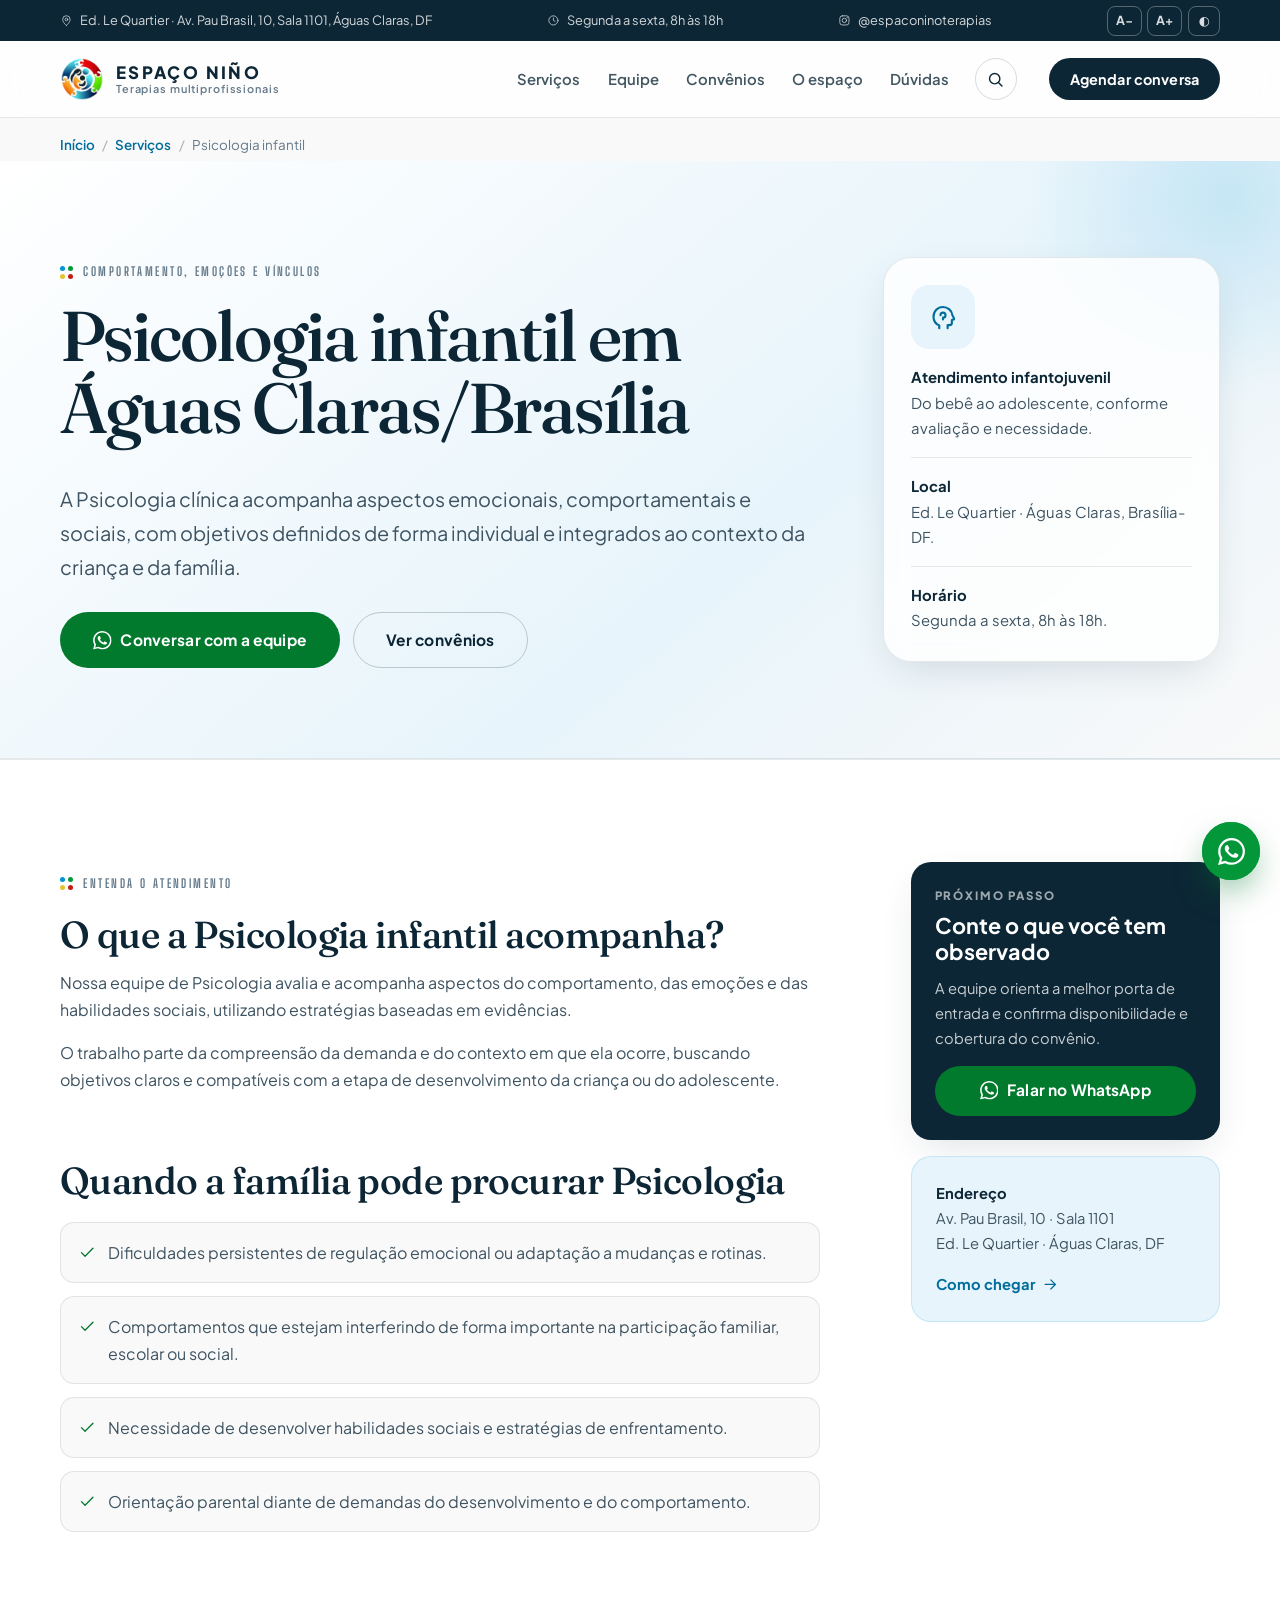
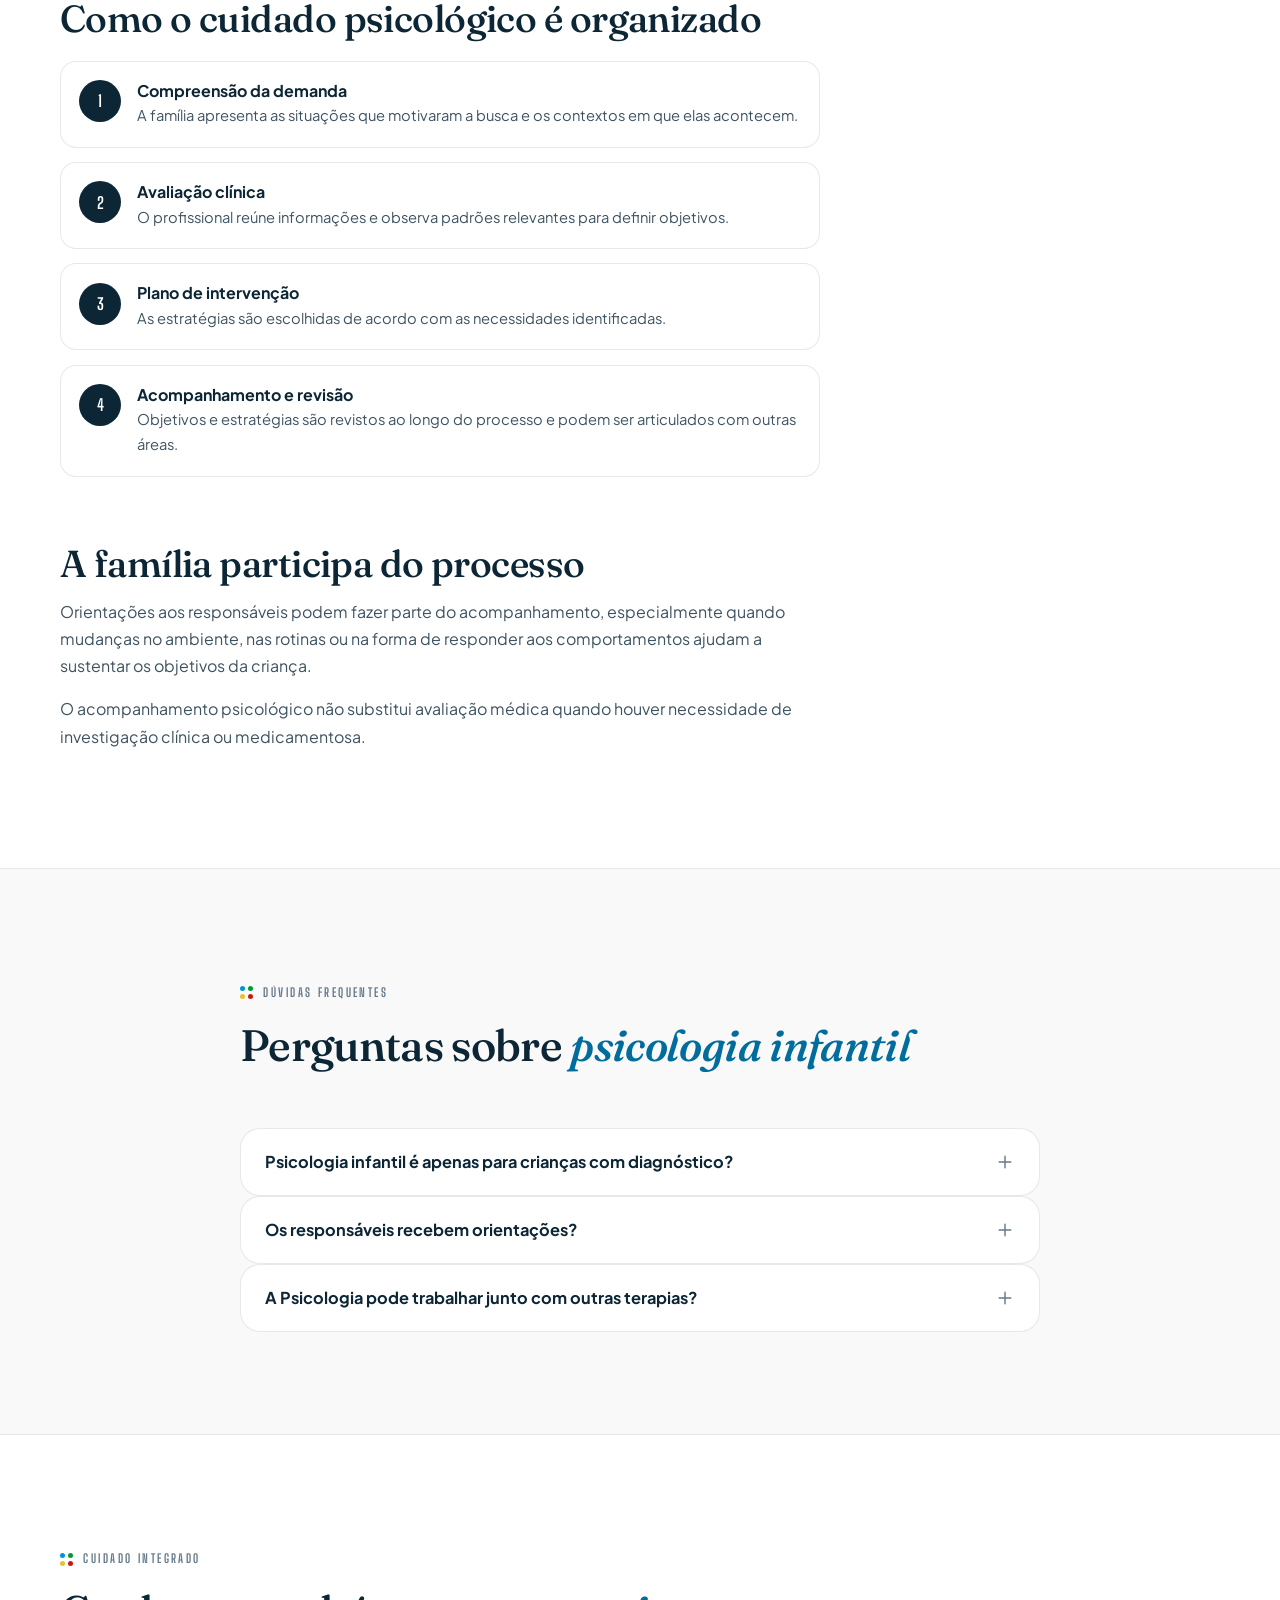
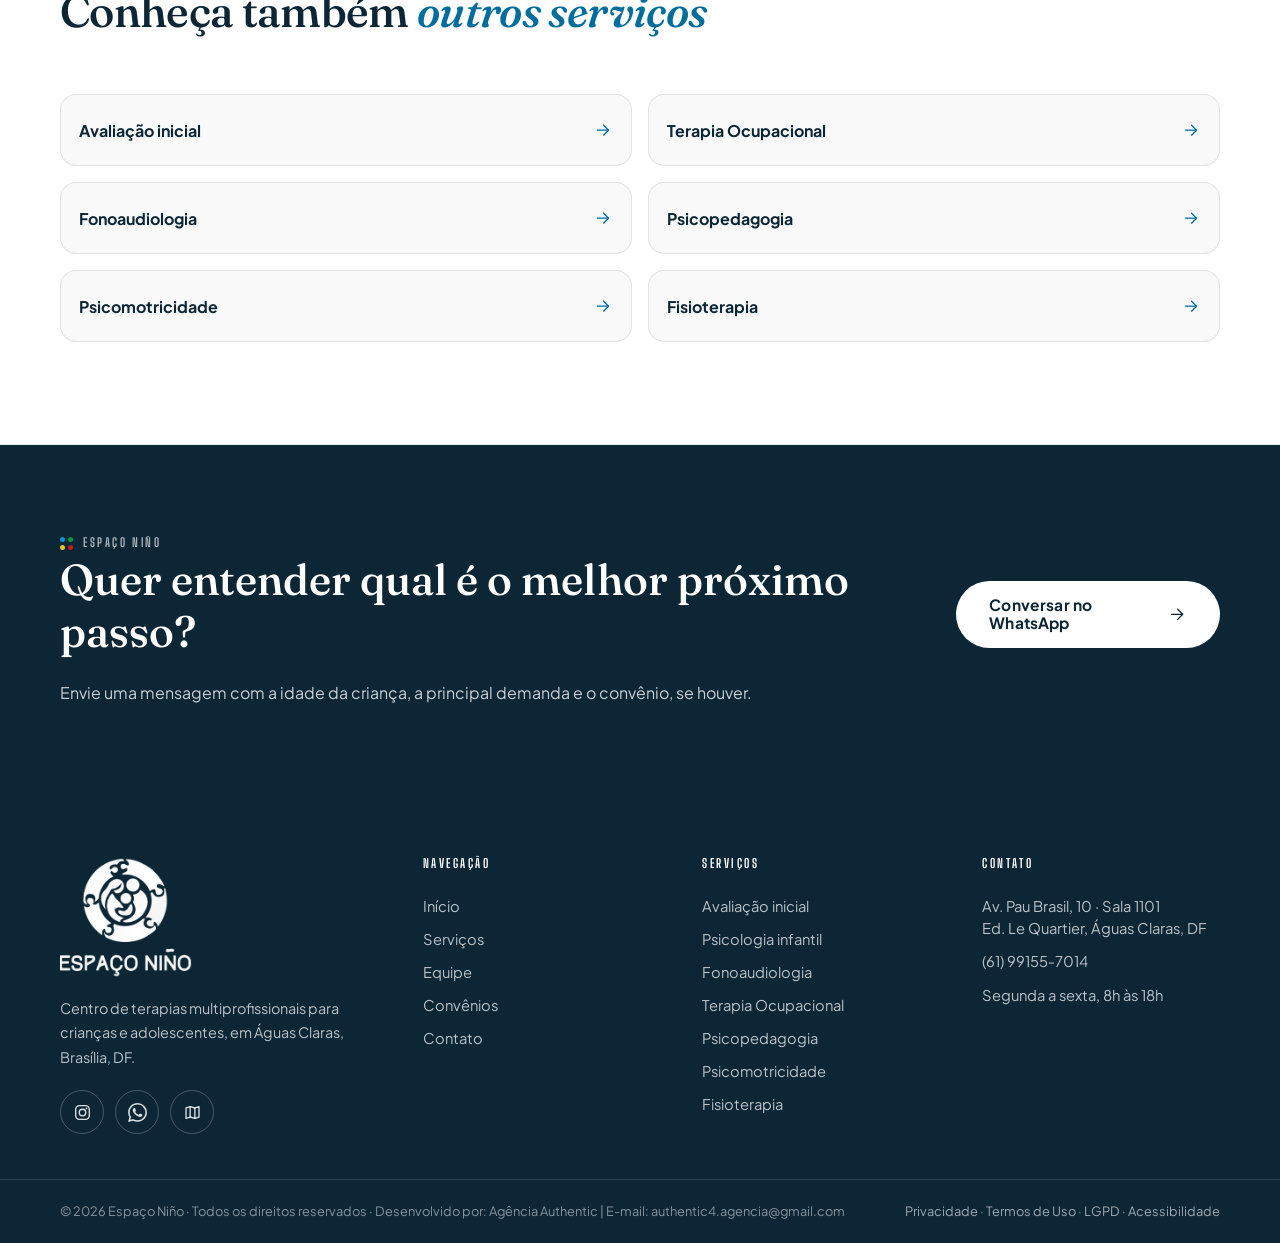
<file: servicos/psicologia-infantil/index.html>
<!DOCTYPE html>
<html lang="pt-BR" class="no-js">
<head>
  <meta charset="UTF-8">
  <meta name="viewport" content="width=device-width, initial-scale=1.0, viewport-fit=cover">
  <title>Psicologia Infantil em Águas Claras/Brasília | Espaço Niño</title>
  <meta name="description" content="Psicologia infantil em Águas Claras/Brasília: acompanhamento de comportamento, emoções e habilidades sociais, com participação da família.">
  <meta name="robots" content="index,follow,max-image-preview:large,max-snippet:-1,max-video-preview:-1">
  <meta name="theme-color" content="#0C2635">
  <meta name="referrer" content="strict-origin-when-cross-origin">
  <link rel="canonical" href="https://espaconino.com.br/servicos/psicologia-infantil/">
  <meta property="og:title" content="Psicologia Infantil em Águas Claras/Brasília | Espaço Niño">
  <meta property="og:description" content="Psicologia infantil em Águas Claras/Brasília: acompanhamento de comportamento, emoções e habilidades sociais, com participação da família.">
  <meta property="og:type" content="website">
  <meta property="og:locale" content="pt_BR">
  <meta property="og:site_name" content="Espaço Niño">
  <meta property="og:url" content="https://espaconino.com.br/servicos/psicologia-infantil/">
  <meta property="og:image" content="https://espaconino.com.br/assets/logo-espaco-nino.webp">
  <meta property="og:image:alt" content="Marca do Espaço Niño">
  <meta name="twitter:card" content="summary_large_image">
  <meta name="twitter:title" content="Psicologia Infantil em Águas Claras/Brasília | Espaço Niño">
  <meta name="twitter:description" content="Psicologia infantil em Águas Claras/Brasília: acompanhamento de comportamento, emoções e habilidades sociais, com participação da família.">
  <meta name="twitter:image" content="https://espaconino.com.br/assets/logo-espaco-nino.webp">
  <link rel="icon" href="../../assets/favicon.ico" sizes="48x48">
  <link rel="icon" type="image/png" sizes="32x32" href="../../assets/favicon-32.png">
  <link rel="apple-touch-icon" href="../../assets/apple-touch-icon.png">
  <link rel="preconnect" href="https://fonts.googleapis.com">
  <link rel="preconnect" href="https://fonts.gstatic.com" crossorigin>
  <link href="https://fonts.googleapis.com/css2?family=Fraunces:ital,opsz,wght@0,9..144,340..620;1,9..144,340..620&family=Plus+Jakarta+Sans:wght@400;500;600;700;800&family=Big+Shoulders+Display:wght@500;600;700&display=swap" rel="stylesheet">
  <link rel="stylesheet" href="../../css/main.css">
  <script type="application/ld+json">
{
  "@context": "https://schema.org",
  "@graph": [
    {
      "@type": "Service",
      "@id": "https://espaconino.com.br/servicos/psicologia-infantil/#servico",
      "name": "Psicologia infantil",
      "serviceType": "Psicologia infantil",
      "url": "https://espaconino.com.br/servicos/psicologia-infantil/",
      "description": "Psicologia infantil em Águas Claras/Brasília: acompanhamento de comportamento, emoções e habilidades sociais, com participação da família.",
      "areaServed": "Águas Claras, Brasília, DF",
      "provider": {
        "@type": "MedicalClinic",
        "@id": "https://espaconino.com.br/#clinica",
        "name": "Espaço Niño",
        "url": "https://espaconino.com.br/",
        "telephone": "+55 61 99155-7014",
        "address": {
          "@type": "PostalAddress",
          "streetAddress": "Av. Pau Brasil, 10, Sala 1101, Edifício Le Quartier",
          "addressLocality": "Águas Claras",
          "addressRegion": "DF",
          "addressCountry": "BR"
        }
      }
    },
    {
      "@type": "BreadcrumbList",
      "itemListElement": [
        {
          "@type": "ListItem",
          "position": 1,
          "name": "Início",
          "item": "https://espaconino.com.br/"
        },
        {
          "@type": "ListItem",
          "position": 2,
          "name": "Serviços",
          "item": "https://espaconino.com.br/servicos/"
        },
        {
          "@type": "ListItem",
          "position": 3,
          "name": "Psicologia infantil",
          "item": "https://espaconino.com.br/servicos/psicologia-infantil/"
        }
      ]
    }
  ]
}
  </script>
</head>
<body class="service-page">
<script>document.documentElement.classList.replace('no-js','js');</script>
<a class="skip-link" href="#conteudo">Ir para o conteúdo principal</a>
<svg xmlns="http://www.w3.org/2000/svg" style="display:none" aria-hidden="true">
  <symbol id="i-pin" viewBox="0 0 24 24"><path d="M12 21.5S5 16 5 10.2A7 7 0 0 1 19 10.2C19 16 12 21.5 12 21.5Z"/><circle cx="12" cy="10.2" r="2.6"/></symbol>
  <symbol id="i-clock" viewBox="0 0 24 24"><circle cx="12" cy="12" r="8.6"/><path d="M12 7.4V12l3.1 1.9"/></symbol>
  <symbol id="i-chat" viewBox="0 0 24 24"><path d="M12 4.2c-4.6 0-8.3 3-8.3 6.8 0 2.1 1.2 4 3 5.3L6 20l3.7-1.4c.7.1 1.5.2 2.3.2 4.6 0 8.3-3 8.3-6.8S16.6 4.2 12 4.2Z"/></symbol>
  <symbol id="i-wa" viewBox="0 0 24 24"><path fill="currentColor" stroke="none" d="M17.472 14.382c-.297-.149-1.758-.867-2.03-.966-.273-.099-.471-.148-.67.15-.197.297-.767.966-.94 1.164-.173.199-.347.223-.644.075-.297-.15-1.255-.463-2.39-1.475-.883-.788-1.48-1.761-1.653-2.059-.173-.297-.018-.458.13-.606.134-.133.298-.347.446-.52.149-.174.198-.298.298-.497.099-.198.05-.371-.025-.52-.075-.149-.669-1.612-.916-2.207-.242-.579-.487-.5-.669-.51-.173-.008-.371-.01-.57-.01-.198 0-.52.074-.792.372-.272.297-1.04 1.016-1.04 2.479 0 1.462 1.065 2.875 1.213 3.074.149.198 2.096 3.2 5.077 4.487.709.306 1.262.489 1.694.625.712.227 1.36.195 1.871.118.571-.085 1.758-.719 2.006-1.413.248-.694.248-1.289.173-1.413-.074-.124-.272-.198-.57-.347m-5.421 7.403h-.004a9.87 9.87 0 0 1-5.031-1.378l-.361-.214-3.741.982.998-3.648-.235-.374a9.86 9.86 0 0 1-1.51-5.26c.001-5.45 4.436-9.884 9.888-9.884 2.64 0 5.122 1.03 6.988 2.898a9.825 9.825 0 0 1 2.893 6.994c-.003 5.45-4.437 9.884-9.885 9.884m8.413-18.297A11.815 11.815 0 0 0 12.05 0C5.495 0 .16 5.335.157 11.892c0 2.096.547 4.142 1.588 5.945L.057 24l6.305-1.654a11.882 11.882 0 0 0 5.683 1.448h.005c6.554 0 11.89-5.335 11.893-11.893a11.821 11.821 0 0 0-3.48-8.413Z"/></symbol>
  <symbol id="i-ig" viewBox="0 0 24 24"><rect x="3.4" y="3.4" width="17.2" height="17.2" rx="4.8"/><circle cx="12" cy="12" r="4.1"/><circle cx="17.1" cy="6.9" r="1.15" fill="currentColor" stroke="none"/></symbol>
  <symbol id="i-arrow" viewBox="0 0 24 24"><path d="M4.5 12h14"/><path d="M12.5 5.5 19 12l-6.5 6.5"/></symbol>
  <symbol id="i-check" viewBox="0 0 24 24"><path d="m4.5 12.6 4.7 4.7L19.5 6.8"/></symbol>
  <symbol id="i-up" viewBox="0 0 24 24"><path d="m6 14 6-6 6 6"/></symbol>
  <symbol id="i-ext" viewBox="0 0 24 24"><path d="M14 4h6v6M20 4 11 13M9 6H6a2 2 0 0 0-2 2v10a2 2 0 0 0 2 2h10a2 2 0 0 0 2-2v-3"/></symbol>
  <symbol id="i-map" viewBox="0 0 24 24"><path d="M9 4.5 3.8 6.3v13.2L9 17.7l6 1.8 5.2-1.8V4.5L15 6.3l-6-1.8Z"/><path d="M9 4.5v13.2M15 6.3v13.2"/></symbol>
  <symbol id="i-mind" viewBox="0 0 24 24"><path d="M9 21v-2.3c-2.8-1.2-4.6-3.9-4.6-7C4.4 7.4 7.8 4 12 4c3.9 0 7.1 2.8 7.5 6.5l1.3 2.6c.2.3 0 .7-.3.8l-1.4.5v2.1c0 1.1-.9 2-2 2h-1.4V21"/><path d="M10 10.5c0-1.1.9-2 2-2s2 .9 2 2-.9 2-2 2v1.4"/></symbol>
  <symbol id="i-speech" viewBox="0 0 24 24"><path d="M11 4.5c-3.9 0-7 2.6-7 5.9 0 1.9 1 3.5 2.7 4.6L5.8 18l3.3-1.2c.6.1 1.2.2 1.9.2 3.9 0 7-2.6 7-5.9s-3.1-5.6-7-5.6Z"/><path d="M20.5 8.2c.6.8.9 1.7.9 2.7 0 1-.3 1.9-.9 2.7"/></symbol>
  <symbol id="i-sense" viewBox="0 0 24 24"><circle cx="12" cy="12" r="3.4"/><path d="M12 3.5v2.6M12 17.9v2.6M3.5 12h2.6M17.9 12h2.6M6 6l1.8 1.8M16.2 16.2 18 18M18 6l-1.8 1.8M7.8 16.2 6 18"/></symbol>
  <symbol id="i-book" viewBox="0 0 24 24"><path d="M12 6.7C10.5 5.2 8 4.6 4.8 4.6v13.2c3.2 0 5.7.6 7.2 2.1 1.5-1.5 4-2.1 7.2-2.1V4.6c-3.2 0-5.7.6-7.2 2.1Z"/><path d="M12 6.7v13.2"/></symbol>
  <symbol id="i-home" viewBox="0 0 24 24"><path d="m4 11 8-6.6L20 11v8.6a1 1 0 0 1-1 1H5a1 1 0 0 1-1-1V11Z"/><path d="M9.6 20.6v-5.8h4.8v5.8"/></symbol>
  <symbol id="i-spark" viewBox="0 0 24 24"><path d="M12 4.5 13.7 10 19 12l-5.3 2-1.7 5.5L10.3 14 5 12l5.3-2L12 4.5Z"/></symbol>
  <symbol id="i-plus" viewBox="0 0 24 24"><path d="M12 5v14M5 12h14"/></symbol>
</svg>
<div class="topbar">
  <div class="container topbar__inner">
    <a class="topbar__item" href="https://maps.app.goo.gl/S23awZM4eRqJVQJq6" target="_blank" rel="noopener">
      <svg class="ic" aria-hidden="true"><use href="#i-pin"/></svg>
      <span>Ed. Le Quartier · Av. Pau Brasil, 10, Sala 1101, Águas Claras, DF</span>
    </a>
    <span class="topbar__item topbar__hours"><svg class="ic" aria-hidden="true"><use href="#i-clock"/></svg><span>Segunda a sexta, 8h às 18h</span></span>
    <a class="topbar__item" href="https://www.instagram.com/espaconinoterapias" target="_blank" rel="noopener"><svg class="ic" aria-hidden="true"><use href="#i-ig"/></svg><span>@espaconinoterapias</span></a>
    <div class="a11y-bar" role="group" aria-label="Recursos de acessibilidade">
      <button type="button" id="a11y-menos" aria-label="Diminuir o tamanho do texto">A−</button>
      <button type="button" id="a11y-mais" aria-label="Aumentar o tamanho do texto">A+</button>
      <button type="button" id="a11y-contraste" aria-pressed="false" aria-label="Alternar alto contraste">◐</button>
    </div>
  </div>
</div>
<header class="site-header" id="topo">
  <div class="container site-header__inner">
    <a class="brand" href="../../index.html" aria-label="Espaço Niño, página inicial">
      <img class="brand__icon" src="../../assets/marca-icone.webp" alt="" width="44" height="44">
      <span class="brand__text"><span class="brand__name">Espaço&nbsp;Niño</span><span class="brand__tag">Terapias multiprofissionais</span></span>
    </a>
    <nav class="site-nav" aria-label="Navegação principal">
      <ul>
        <li><a href="../../servicos/" aria-current="page">Serviços</a></li>
        <li><a href="../../index.html#equipe">Equipe</a></li>
        <li><a href="../../convenios/">Convênios</a></li>
        <li><a href="../../index.html#galeria">O espaço</a></li>
        <li><a href="../../index.html#duvidas">Dúvidas</a></li>
      </ul>
    </nav>
    <a class="btn btn--primary btn--sm site-header__cta" href="https://wa.me/5561991557014?text=Ol%C3%A1%21%20Gostaria%20de%20agendar%20uma%20conversa%20com%20a%20equipe%20do%20Espa%C3%A7o%20Ni%C3%B1o." target="_blank" rel="noopener">Agendar conversa</a>
    <button class="nav-toggle" type="button" aria-expanded="false" aria-controls="menu-mobile" aria-label="Abrir menu"><span class="nav-toggle__bar"></span><span class="nav-toggle__bar"></span></button>
  </div>
  <div class="mobile-menu" id="menu-mobile" hidden>
    <nav aria-label="Navegação principal (celular)">
      <ul>
        <li><a href="../../servicos/">Serviços</a></li>
        <li><a href="../../index.html#quem-somos">Quem somos</a></li>
        <li><a href="../../index.html#equipe">Equipe</a></li>
        <li><a href="../../index.html#jornada">Como funciona</a></li>
        <li><a href="../../convenios/">Convênios</a></li>
        <li><a href="../../index.html#galeria">O espaço</a></li>
        <li><a href="../../index.html#duvidas">Dúvidas</a></li>
        <li><a href="../../index.html#contato">Contato</a></li>
      </ul>
      <a class="btn btn--wa btn--block" href="https://wa.me/5561991557014?text=Ol%C3%A1%21%20Gostaria%20de%20conversar%20com%20a%20equipe%20do%20Espa%C3%A7o%20Ni%C3%B1o." target="_blank" rel="noopener"><svg class="ic" aria-hidden="true"><use href="#i-wa"/></svg> Conversar no WhatsApp</a>
      <p class="mobile-menu__note">Ed. Le Quartier · Av. Pau Brasil, 10, Sala 1101<br>Águas Claras, Brasília, DF</p>
    </nav>
  </div>
</header>
<main id="conteudo">
  <nav class="breadcrumbs container" aria-label="Navegação estrutural">
    <ol>
      <li><a href="../../index.html">Início</a></li>
      <li><a href="../">Serviços</a></li>
      <li aria-current="page">Psicologia infantil</li>
    </ol>
  </nav>

  <section class="service-hero" aria-labelledby="service-title">
    <div class="container service-hero__grid">
      <div class="service-hero__copy reveal">
        <p class="eyebrow"><span class="eyebrow__dots" aria-hidden="true"><i></i><i></i><i></i><i></i></span> Comportamento, emoções e vínculos</p>
        <h1 id="service-title">Psicologia infantil em Águas Claras/Brasília</h1>
        <p class="service-hero__lead">A Psicologia clínica acompanha aspectos emocionais, comportamentais e sociais, com objetivos definidos de forma individual e integrados ao contexto da criança e da família.</p>
        <div class="service-hero__actions">
          <a class="btn btn--wa btn--lg" href="https://wa.me/5561991557014?text=Ol%C3%A1%21%20Gostaria%20de%20informa%C3%A7%C3%B5es%20sobre%20Psicologia%20infantil%20no%20Espa%C3%A7o%20Ni%C3%B1o%2C%20em%20%C3%81guas%20Claras/Bras%C3%ADlia." target="_blank" rel="noopener"><svg class="ic" aria-hidden="true"><use href="#i-wa"/></svg> Conversar com a equipe</a>
          <a class="btn btn--ghost btn--lg" href="../../convenios/">Ver convênios</a>
        </div>
      </div>
      <aside class="service-hero__aside reveal" style="--d:1" aria-label="Informações rápidas">
        <span class="service-hero__icon"><svg class="ic" aria-hidden="true"><use href="#i-mind"/></svg></span>
        <p><strong>Atendimento infantojuvenil</strong><br>Do bebê ao adolescente, conforme avaliação e necessidade.</p>
        <p><strong>Local</strong><br>Ed. Le Quartier · Águas Claras, Brasília-DF.</p>
        <p><strong>Horário</strong><br>Segunda a sexta, 8h às 18h.</p>
      </aside>
    </div>
  </section>

  <section class="section section--white service-content">
    <div class="container service-layout">
      <article class="service-prose reveal">
        <p class="eyebrow"><span class="eyebrow__dots" aria-hidden="true"><i></i><i></i><i></i><i></i></span> Entenda o atendimento</p>
        <h2>O que a Psicologia infantil acompanha?</h2>
        <p>Nossa equipe de Psicologia avalia e acompanha aspectos do comportamento, das emoções e das habilidades sociais, utilizando estratégias baseadas em evidências.</p><p>O trabalho parte da compreensão da demanda e do contexto em que ela ocorre, buscando objetivos claros e compatíveis com a etapa de desenvolvimento da criança ou do adolescente.</p>

        <h2>Quando a família pode procurar Psicologia</h2>
        <ul class="service-points"><li><svg class="ic" aria-hidden="true"><use href="#i-check"/></svg><span>Dificuldades persistentes de regulação emocional ou adaptação a mudanças e rotinas.</span></li><li><svg class="ic" aria-hidden="true"><use href="#i-check"/></svg><span>Comportamentos que estejam interferindo de forma importante na participação familiar, escolar ou social.</span></li><li><svg class="ic" aria-hidden="true"><use href="#i-check"/></svg><span>Necessidade de desenvolver habilidades sociais e estratégias de enfrentamento.</span></li><li><svg class="ic" aria-hidden="true"><use href="#i-check"/></svg><span>Orientação parental diante de demandas do desenvolvimento e do comportamento.</span></li></ul>

        <h2>Como o cuidado psicológico é organizado</h2>
        <ol class="service-steps"><li class="service-step"><span class="service-step__num">1</span><div><h3>Compreensão da demanda</h3><p>A família apresenta as situações que motivaram a busca e os contextos em que elas acontecem.</p></div></li><li class="service-step"><span class="service-step__num">2</span><div><h3>Avaliação clínica</h3><p>O profissional reúne informações e observa padrões relevantes para definir objetivos.</p></div></li><li class="service-step"><span class="service-step__num">3</span><div><h3>Plano de intervenção</h3><p>As estratégias são escolhidas de acordo com as necessidades identificadas.</p></div></li><li class="service-step"><span class="service-step__num">4</span><div><h3>Acompanhamento e revisão</h3><p>Objetivos e estratégias são revistos ao longo do processo e podem ser articulados com outras áreas.</p></div></li></ol>

        <h2>A família participa do processo</h2>
        <p>Orientações aos responsáveis podem fazer parte do acompanhamento, especialmente quando mudanças no ambiente, nas rotinas ou na forma de responder aos comportamentos ajudam a sustentar os objetivos da criança.</p><p>O acompanhamento psicológico não substitui avaliação médica quando houver necessidade de investigação clínica ou medicamentosa.</p>
      </article>
      <aside class="service-aside reveal" style="--d:1">
        <div class="service-aside__card">
          <p class="service-aside__kicker">Próximo passo</p>
          <h2>Conte o que você tem observado</h2>
          <p>A equipe orienta a melhor porta de entrada e confirma disponibilidade e cobertura do convênio.</p>
          <a class="btn btn--wa btn--block" href="https://wa.me/5561991557014?text=Ol%C3%A1%21%20Gostaria%20de%20informa%C3%A7%C3%B5es%20sobre%20Psicologia%20infantil%20no%20Espa%C3%A7o%20Ni%C3%B1o%2C%20em%20%C3%81guas%20Claras/Bras%C3%ADlia." target="_blank" rel="noopener"><svg class="ic" aria-hidden="true"><use href="#i-wa"/></svg> Falar no WhatsApp</a>
        </div>
        <div class="service-aside__card service-aside__card--soft">
          <p><strong>Endereço</strong><br>Av. Pau Brasil, 10 · Sala 1101<br>Ed. Le Quartier · Águas Claras, DF</p>
          <a class="textlink" href="https://maps.app.goo.gl/S23awZM4eRqJVQJq6" target="_blank" rel="noopener">Como chegar <svg class="ic" aria-hidden="true"><use href="#i-arrow"/></svg></a>
        </div>
      </aside>
    </div>
  </section>

  <section class="section service-faq" aria-labelledby="faq-title">
    <div class="container container--narrow">
      <header class="section__head reveal">
        <p class="eyebrow"><span class="eyebrow__dots" aria-hidden="true"><i></i><i></i><i></i><i></i></span> Dúvidas frequentes</p>
        <h2 class="section__title" id="faq-title">Perguntas sobre <em>psicologia infantil</em></h2>
      </header>
      <div class="faq-list reveal"><details class="faq-item"><summary>Psicologia infantil é apenas para crianças com diagnóstico?<svg class="ic faq-item__chev" aria-hidden="true"><use href="#i-plus"/></svg></summary><div class="faq-item__body"><p>Não. A procura pode acontecer sempre que questões emocionais, comportamentais ou sociais estiverem gerando impacto importante no cotidiano.</p></div></details><details class="faq-item"><summary>Os responsáveis recebem orientações?<svg class="ic faq-item__chev" aria-hidden="true"><use href="#i-plus"/></svg></summary><div class="faq-item__body"><p>Podem receber, conforme os objetivos do acompanhamento e as necessidades da família.</p></div></details><details class="faq-item"><summary>A Psicologia pode trabalhar junto com outras terapias?<svg class="ic faq-item__chev" aria-hidden="true"><use href="#i-plus"/></svg></summary><div class="faq-item__body"><p>Sim. O atendimento pode ser articulado com outras especialidades quando isso for necessário para o plano de cuidado.</p></div></details></div>
    </div>
  </section>

  <section class="section section--white related-services" aria-labelledby="related-title">
    <div class="container">
      <header class="section__head reveal">
        <p class="eyebrow"><span class="eyebrow__dots" aria-hidden="true"><i></i><i></i><i></i><i></i></span> Cuidado integrado</p>
        <h2 class="section__title" id="related-title">Conheça também <em>outros serviços</em></h2>
      </header>
      <div class="related-grid reveal"><a class="related-card" href="../avaliacao-inicial/"><span>Avaliação inicial</span><svg class="ic" aria-hidden="true"><use href="#i-arrow"/></svg></a><a class="related-card" href="../terapia-ocupacional/"><span>Terapia Ocupacional</span><svg class="ic" aria-hidden="true"><use href="#i-arrow"/></svg></a><a class="related-card" href="../fonoaudiologia/"><span>Fonoaudiologia</span><svg class="ic" aria-hidden="true"><use href="#i-arrow"/></svg></a><a class="related-card" href="../psicopedagogia/"><span>Psicopedagogia</span><svg class="ic" aria-hidden="true"><use href="#i-arrow"/></svg></a><a class="related-card" href="../psicomotricidade/"><span>Psicomotricidade</span><svg class="ic" aria-hidden="true"><use href="#i-arrow"/></svg></a><a class="related-card" href="../fisioterapia/"><span>Fisioterapia</span><svg class="ic" aria-hidden="true"><use href="#i-arrow"/></svg></a></div>
    </div>
  </section>

  <section class="service-cta" aria-label="Agendamento">
    <div class="container service-cta__inner reveal">
      <div><p class="eyebrow eyebrow--onink"><span class="eyebrow__dots" aria-hidden="true"><i></i><i></i><i></i><i></i></span> Espaço Niño</p><h2>Quer entender qual é o melhor próximo passo?</h2><p>Envie uma mensagem com a idade da criança, a principal demanda e o convênio, se houver.</p></div>
      <a class="btn btn--light btn--lg" href="https://wa.me/5561991557014?text=Ol%C3%A1%21%20Gostaria%20de%20informa%C3%A7%C3%B5es%20sobre%20Psicologia%20infantil%20no%20Espa%C3%A7o%20Ni%C3%B1o%2C%20em%20%C3%81guas%20Claras/Bras%C3%ADlia." target="_blank" rel="noopener">Conversar no WhatsApp <svg class="ic" aria-hidden="true"><use href="#i-arrow"/></svg></a>
    </div>
  </section>
</main>
<footer class="footer">
  <div class="container footer__grid">
    <div class="footer__brand">
      <img src="../../assets/logo-espaco-nino-branca.webp" alt="Espaço Niño" width="150" height="140" loading="lazy">
      <p>Centro de terapias multiprofissionais para crianças e adolescentes, em Águas Claras, Brasília, DF.</p>
      <div class="footer__social">
        <a href="https://www.instagram.com/espaconinoterapias" target="_blank" rel="noopener" aria-label="Instagram do Espaço Niño"><svg class="ic"><use href="#i-ig"/></svg></a>
        <a href="https://wa.me/5561991557014" target="_blank" rel="noopener" aria-label="WhatsApp do Espaço Niño"><svg class="ic"><use href="#i-wa"/></svg></a>
        <a href="https://maps.app.goo.gl/S23awZM4eRqJVQJq6" target="_blank" rel="noopener" aria-label="Localização no Google Maps"><svg class="ic"><use href="#i-map"/></svg></a>
      </div>
    </div>
    <nav class="footer__col" aria-label="Navegação do rodapé">
      <h3>Navegação</h3>
      <ul>
        <li><a href="../../index.html">Início</a></li>
        <li><a href="../../servicos/">Serviços</a></li>
        <li><a href="../../index.html#equipe">Equipe</a></li>
        <li><a href="../../convenios/">Convênios</a></li>
        <li><a href="../../index.html#contato">Contato</a></li>
      </ul>
    </nav>
    <div class="footer__col"><h3>Serviços</h3><ul><li><a href="../../servicos/avaliacao-inicial/">Avaliação inicial</a></li><li><a href="../../servicos/psicologia-infantil/">Psicologia infantil</a></li><li><a href="../../servicos/fonoaudiologia/">Fonoaudiologia</a></li><li><a href="../../servicos/terapia-ocupacional/">Terapia Ocupacional</a></li><li><a href="../../servicos/psicopedagogia/">Psicopedagogia</a></li><li><a href="../../servicos/psicomotricidade/">Psicomotricidade</a></li><li><a href="../../servicos/fisioterapia/">Fisioterapia</a></li></ul></div>
    <div class="footer__col">
      <h3>Contato</h3>
      <ul>
        <li>Av. Pau Brasil, 10 · Sala 1101<br>Ed. Le Quartier, Águas Claras, DF</li>
        <li><a href="https://wa.me/5561991557014" target="_blank" rel="noopener">(61) 99155‑7014</a></li>
        <li>Segunda a sexta, 8h às 18h</li>
      </ul>
    </div>
  </div>
  <div class="footer__bottom">
    <div class="container footer__bottom-inner">
      <p>© <span id="ano-atual">2026</span> Espaço Niño · Todos os direitos reservados · Desenvolvido por: Agência Authentic | E-mail: authentic4.agencia@gmail.com</p>
      <p class="footer__legal"><a href="../../privacidade.html">Privacidade</a> · <a href="../../termos.html">Termos de Uso</a> · <a href="../../lgpd.html">LGPD</a> · <a href="../../acessibilidade.html">Acessibilidade</a></p>
    </div>
  </div>
</footer>
<a class="fab-wa" href="https://wa.me/5561991557014?text=Ol%C3%A1%21%20Vim%20pelo%20site%20do%20Espa%C3%A7o%20Ni%C3%B1o." target="_blank" rel="noopener" aria-label="Conversar no WhatsApp"><svg class="ic" aria-hidden="true"><use href="#i-wa"/></svg></a>
<button class="backtop" type="button" id="btn-topo" aria-label="Voltar ao topo" hidden><svg class="ic" aria-hidden="true"><use href="#i-up"/></svg></button>
<script src="../../js/main.js" defer></script>
</body>
</html>
</file>
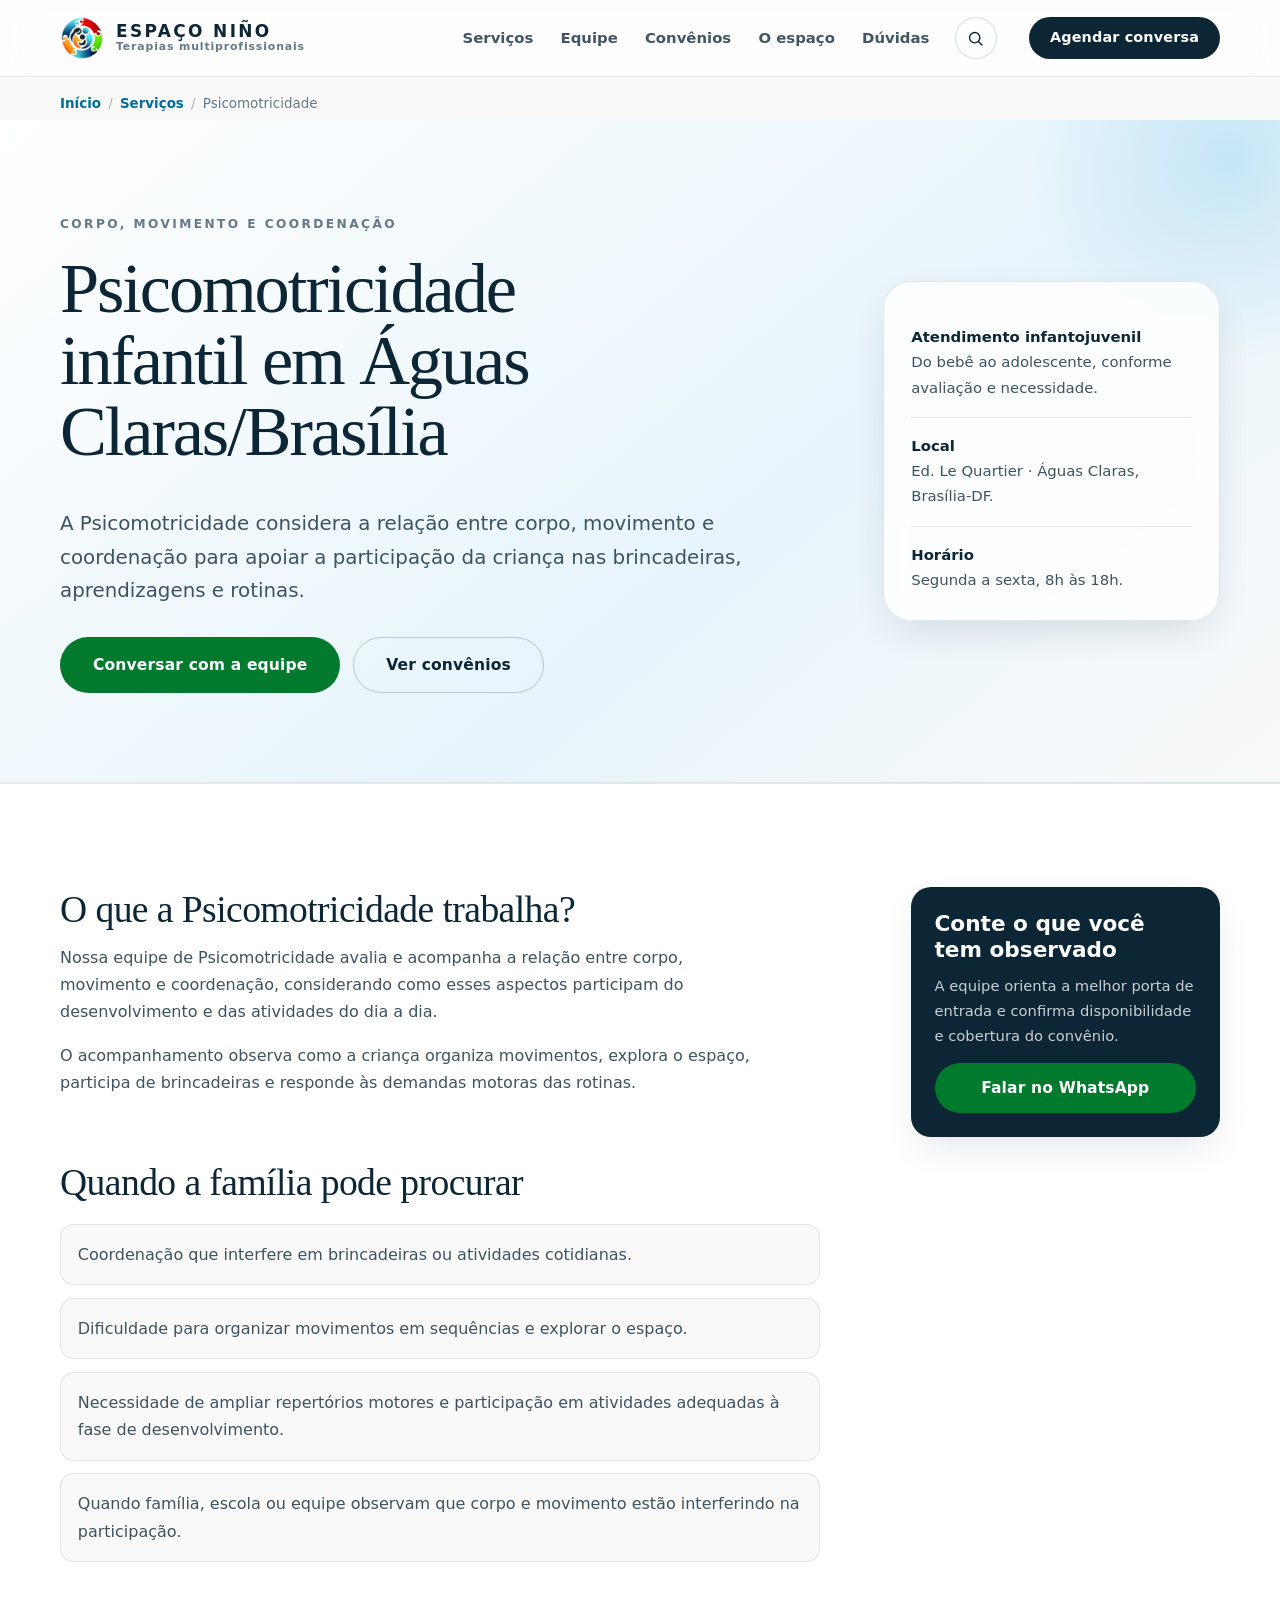
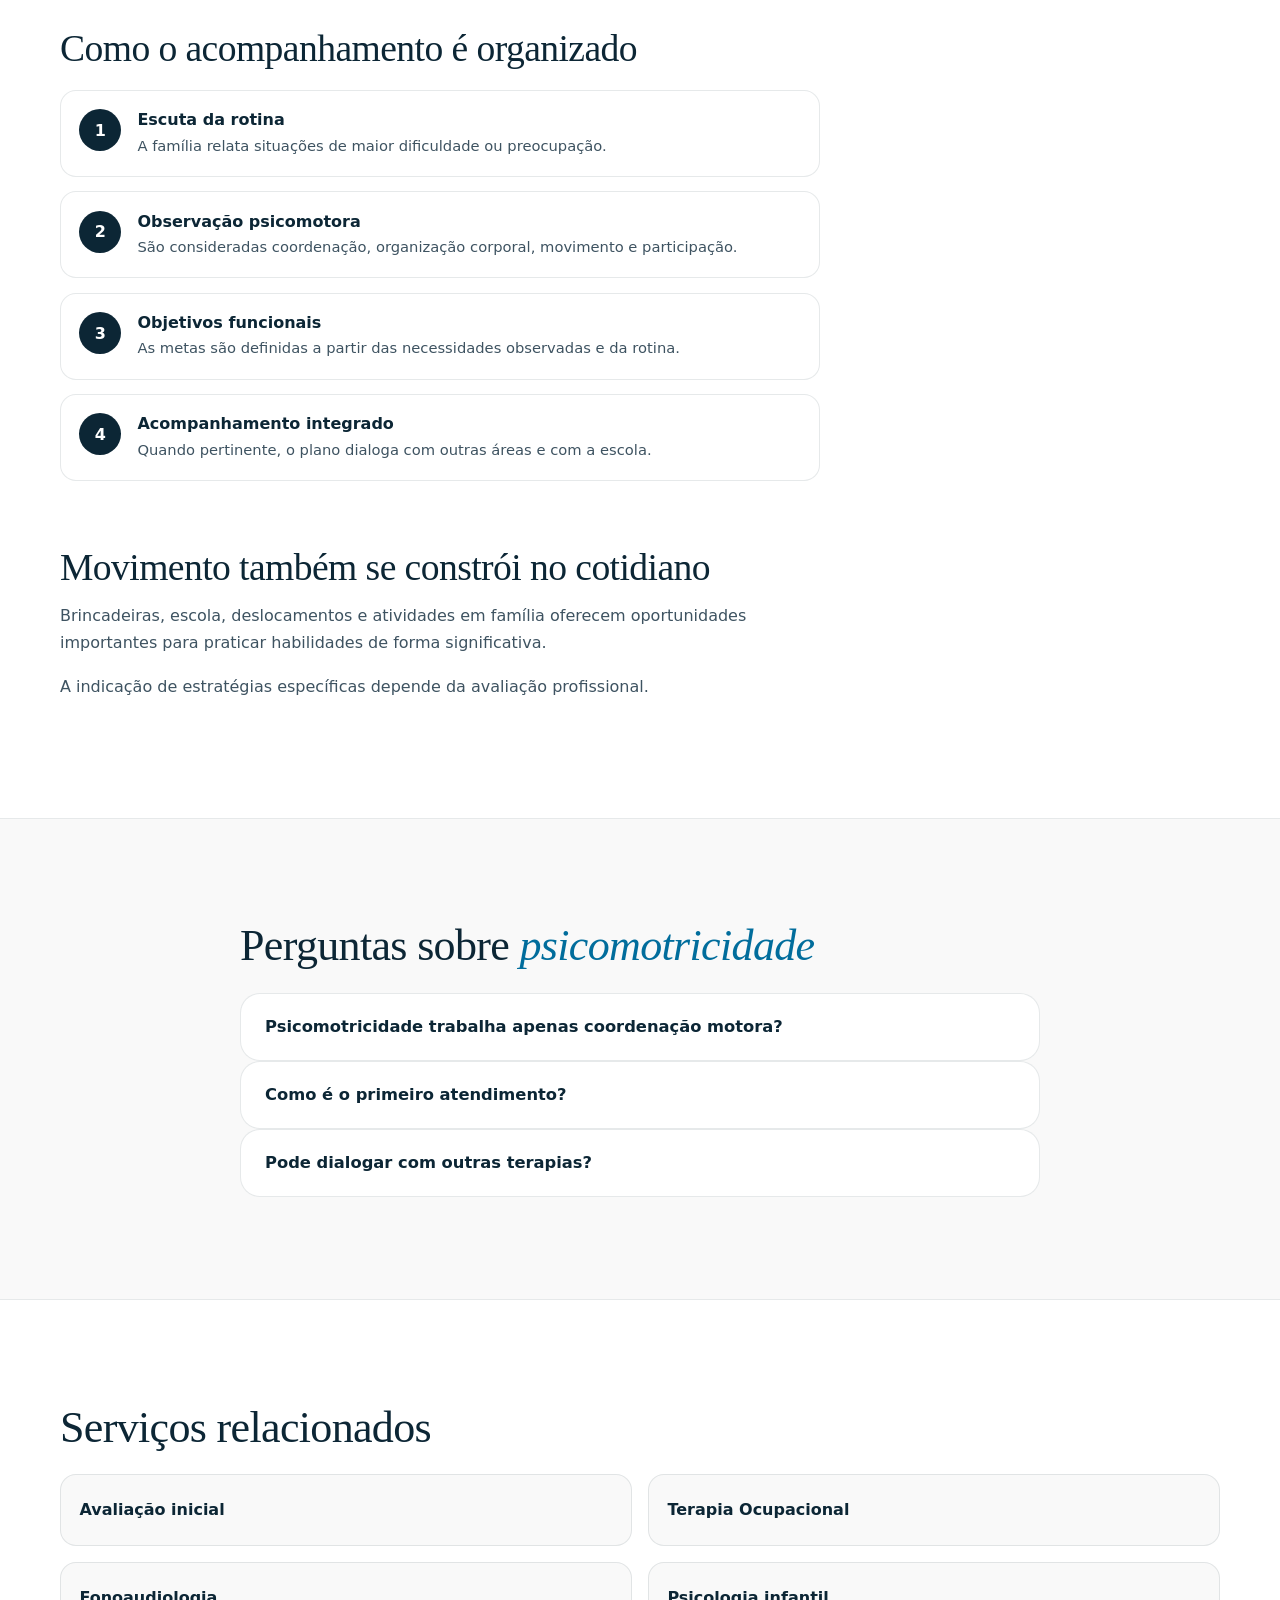
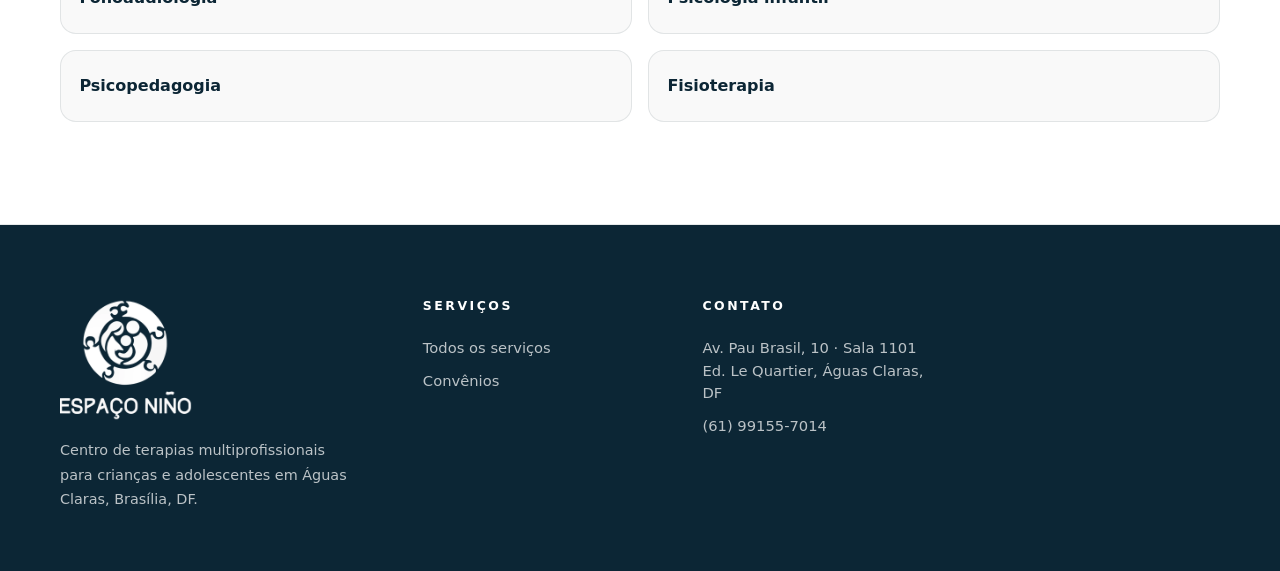
<file: servicos/psicomotricidade/index.html>
<!DOCTYPE html>
<html lang="pt-BR" class="no-js">
<head>
  <meta charset="UTF-8">
  <meta name="viewport" content="width=device-width, initial-scale=1.0, viewport-fit=cover">
  <title>Psicomotricidade Infantil em Águas Claras/Brasília | Espaço Niño</title>
  <meta name="description" content="Psicomotricidade infantil em Águas Claras/Brasília: corpo, movimento e coordenação como bases para participação e desenvolvimento global.">
  <meta name="robots" content="index,follow,max-image-preview:large,max-snippet:-1,max-video-preview:-1">
  <meta name="theme-color" content="#0C2635">
  <meta name="referrer" content="strict-origin-when-cross-origin">
  <link rel="canonical" href="https://espaconino.com.br/servicos/psicomotricidade/">
  <meta property="og:title" content="Psicomotricidade Infantil em Águas Claras/Brasília | Espaço Niño">
  <meta property="og:description" content="Psicomotricidade infantil em Águas Claras/Brasília: corpo, movimento e coordenação como bases para participação e desenvolvimento global.">
  <meta property="og:type" content="website"><meta property="og:locale" content="pt_BR"><meta property="og:site_name" content="Espaço Niño">
  <meta property="og:url" content="https://espaconino.com.br/servicos/psicomotricidade/">
  <meta property="og:image" content="https://espaconino.com.br/assets/logo-espaco-nino.webp">
  <meta property="og:image:alt" content="Marca do Espaço Niño">
  <link rel="icon" href="../../assets/favicon.ico" sizes="48x48">
  <link rel="stylesheet" href="../../css/main.css">
  <script type="application/ld+json">
  {"@context":"https://schema.org","@graph":[
    {"@type":"Service","@id":"https://espaconino.com.br/servicos/psicomotricidade/#servico","name":"Psicomotricidade","serviceType":"Psicomotricidade","url":"https://espaconino.com.br/servicos/psicomotricidade/","description":"Psicomotricidade infantil em Águas Claras/Brasília: corpo, movimento e coordenação como bases para participação e desenvolvimento global.","areaServed":"Águas Claras, Brasília, DF","provider":{"@type":"MedicalClinic","@id":"https://espaconino.com.br/#clinica","name":"Espaço Niño","telephone":"+55 61 99155-7014","address":{"@type":"PostalAddress","streetAddress":"Av. Pau Brasil, 10, Sala 1101, Edifício Le Quartier","addressLocality":"Águas Claras","addressRegion":"DF","addressCountry":"BR"}}},
    {"@type":"BreadcrumbList","itemListElement":[{"@type":"ListItem","position":1,"name":"Início","item":"https://espaconino.com.br/"},{"@type":"ListItem","position":2,"name":"Serviços","item":"https://espaconino.com.br/servicos/"},{"@type":"ListItem","position":3,"name":"Psicomotricidade","item":"https://espaconino.com.br/servicos/psicomotricidade/"}]}
  ]}</script>
</head>
<body class="service-page">
<script>document.documentElement.classList.replace('no-js','js');</script>
<a class="skip-link" href="#conteudo">Ir para o conteúdo principal</a>
<header class="site-header" id="topo">
  <div class="container site-header__inner">
    <a class="brand" href="../../index.html" aria-label="Espaço Niño, página inicial">
      <img class="brand__icon" src="../../assets/marca-icone.webp" alt="" width="44" height="44">
      <span class="brand__text">
        <span class="brand__name">Espaço&nbsp;Niño</span>
        <span class="brand__tag">Terapias multiprofissionais</span>
      </span>
    </a>

    <nav class="site-nav" aria-label="Navegação principal">
      <ul>
        <li><a href="../../servicos/" aria-current="page">Serviços</a></li>
        <li><a href="../../index.html#equipe">Equipe</a></li>
        <li><a href="../../convenios/">Convênios</a></li>
        <li><a href="../../index.html#galeria">O espaço</a></li>
        <li><a href="../../index.html#duvidas">Dúvidas</a></li>
      </ul>
    </nav>

    <a class="btn btn--primary btn--sm site-header__cta" href="https://wa.me/5561991557014?text=Ol%C3%A1!%20Gostaria%20de%20agendar%20uma%20conversa%20com%20a%20equipe%20do%20Espa%C3%A7o%20Ni%C3%B1o." target="_blank" rel="noopener">
      Agendar conversa
    </a>

    <button class="nav-toggle" type="button" aria-expanded="false" aria-controls="menu-mobile" aria-label="Abrir menu">
      <span class="nav-toggle__bar"></span>
      <span class="nav-toggle__bar"></span>
    </button>
  </div>

  <div class="mobile-menu" id="menu-mobile" hidden>
    <nav aria-label="Navegação principal (celular)">
      <ul>
        <li><a href="../../servicos/">Serviços</a></li>
        <li><a href="../../index.html#quem-somos">Quem somos</a></li>
        <li><a href="../../index.html#equipe">Equipe</a></li>
        <li><a href="../../index.html#jornada">Como funciona</a></li>
        <li><a href="../../convenios/">Convênios</a></li>
        <li><a href="../../index.html#galeria">O espaço</a></li>
        <li><a href="../../index.html#duvidas">Dúvidas</a></li>
        <li><a href="../../index.html#contato">Contato</a></li>
      </ul>
      <a class="btn btn--wa btn--block" href="https://wa.me/5561991557014?text=Ol%C3%A1!%20Gostaria%20de%20conversar%20com%20a%20equipe%20do%20Espa%C3%A7o%20Ni%C3%B1o." target="_blank" rel="noopener">
        <svg class="ic" aria-hidden="true"><use href="#i-wa"/></svg> Conversar no WhatsApp
      </a>
      <p class="mobile-menu__note">Ed. Le Quartier · Av. Pau Brasil, 10, Sala 1101<br>Águas Claras, Brasília, DF</p>
    </nav>
  </div>
</header>
<main id="conteudo">
  <nav class="breadcrumbs container" aria-label="Navegação estrutural"><ol><li><a href="../../index.html">Início</a></li><li><a href="../">Serviços</a></li><li aria-current="page">Psicomotricidade</li></ol></nav>
  <section class="service-hero" aria-labelledby="service-title"><div class="container service-hero__grid"><div class="service-hero__copy"><p class="eyebrow">Corpo, movimento e coordenação</p><h1 id="service-title">Psicomotricidade infantil em Águas Claras/Brasília</h1><p class="service-hero__lead">A Psicomotricidade considera a relação entre corpo, movimento e coordenação para apoiar a participação da criança nas brincadeiras, aprendizagens e rotinas.</p><div class="service-hero__actions"><a class="btn btn--wa btn--lg" href="https://wa.me/5561991557014?text=Ol%C3%A1%21%20Gostaria%20de%20informa%C3%A7%C3%B5es%20sobre%20Psicomotricidade%20infantil." target="_blank" rel="noopener">Conversar com a equipe</a><a class="btn btn--ghost btn--lg" href="../../convenios/">Ver convênios</a></div></div><aside class="service-hero__aside"><p><strong>Atendimento infantojuvenil</strong><br>Do bebê ao adolescente, conforme avaliação e necessidade.</p><p><strong>Local</strong><br>Ed. Le Quartier · Águas Claras, Brasília-DF.</p><p><strong>Horário</strong><br>Segunda a sexta, 8h às 18h.</p></aside></div></section>
  <section class="section section--white service-content"><div class="container service-layout"><article class="service-prose"><h2>O que a Psicomotricidade trabalha?</h2><p>Nossa equipe de Psicomotricidade avalia e acompanha a relação entre corpo, movimento e coordenação, considerando como esses aspectos participam do desenvolvimento e das atividades do dia a dia.</p><p>O acompanhamento observa como a criança organiza movimentos, explora o espaço, participa de brincadeiras e responde às demandas motoras das rotinas.</p><h2>Quando a família pode procurar</h2><ul class="service-points"><li>Coordenação que interfere em brincadeiras ou atividades cotidianas.</li><li>Dificuldade para organizar movimentos em sequências e explorar o espaço.</li><li>Necessidade de ampliar repertórios motores e participação em atividades adequadas à fase de desenvolvimento.</li><li>Quando família, escola ou equipe observam que corpo e movimento estão interferindo na participação.</li></ul><h2>Como o acompanhamento é organizado</h2><ol class="service-steps"><li class="service-step"><span class="service-step__num">1</span><div><h3>Escuta da rotina</h3><p>A família relata situações de maior dificuldade ou preocupação.</p></div></li><li class="service-step"><span class="service-step__num">2</span><div><h3>Observação psicomotora</h3><p>São consideradas coordenação, organização corporal, movimento e participação.</p></div></li><li class="service-step"><span class="service-step__num">3</span><div><h3>Objetivos funcionais</h3><p>As metas são definidas a partir das necessidades observadas e da rotina.</p></div></li><li class="service-step"><span class="service-step__num">4</span><div><h3>Acompanhamento integrado</h3><p>Quando pertinente, o plano dialoga com outras áreas e com a escola.</p></div></li></ol><h2>Movimento também se constrói no cotidiano</h2><p>Brincadeiras, escola, deslocamentos e atividades em família oferecem oportunidades importantes para praticar habilidades de forma significativa.</p><p>A indicação de estratégias específicas depende da avaliação profissional.</p></article><aside class="service-aside"><div class="service-aside__card"><h2>Conte o que você tem observado</h2><p>A equipe orienta a melhor porta de entrada e confirma disponibilidade e cobertura do convênio.</p><a class="btn btn--wa btn--block" href="https://wa.me/5561991557014?text=Ol%C3%A1%21%20Gostaria%20de%20informa%C3%A7%C3%B5es%20sobre%20Psicomotricidade%20infantil." target="_blank" rel="noopener">Falar no WhatsApp</a></div></aside></div></section>
  <section class="section service-faq" aria-labelledby="faq-title"><div class="container container--narrow"><h2 class="section__title" id="faq-title">Perguntas sobre <em>psicomotricidade</em></h2><div class="faq-list"><details class="faq-item"><summary>Psicomotricidade trabalha apenas coordenação motora?</summary><div class="faq-item__body"><p>Não. Corpo e movimento são observados em relação à participação da criança nas brincadeiras, aprendizagens e rotinas.</p></div></details><details class="faq-item"><summary>Como é o primeiro atendimento?</summary><div class="faq-item__body"><p>A equipe começa pela história da criança e pelas situações que preocupam a família, seguida da avaliação necessária.</p></div></details><details class="faq-item"><summary>Pode dialogar com outras terapias?</summary><div class="faq-item__body"><p>Sim. Quando houver indicação e autorização da família, os objetivos podem ser articulados com outras áreas do cuidado.</p></div></details></div></div></section>
  <section class="section section--white related-services"><div class="container"><h2 class="section__title">Serviços relacionados</h2><div class="related-grid"><a class="related-card" href="../avaliacao-inicial/">Avaliação inicial</a><a class="related-card" href="../terapia-ocupacional/">Terapia Ocupacional</a><a class="related-card" href="../fonoaudiologia/">Fonoaudiologia</a><a class="related-card" href="../psicologia-infantil/">Psicologia infantil</a><a class="related-card" href="../psicopedagogia/">Psicopedagogia</a><a class="related-card" href="../fisioterapia/">Fisioterapia</a></div></div></section>
</main>
<footer class="footer"><div class="container footer__grid"><div class="footer__brand"><img src="../../assets/logo-espaco-nino-branca.webp" alt="Espaço Niño" width="150" height="140" loading="lazy"><p>Centro de terapias multiprofissionais para crianças e adolescentes em Águas Claras, Brasília, DF.</p></div><div class="footer__col"><h3>Serviços</h3><ul><li><a href="../">Todos os serviços</a></li><li><a href="../../convenios/">Convênios</a></li></ul></div><div class="footer__col"><h3>Contato</h3><ul><li>Av. Pau Brasil, 10 · Sala 1101<br>Ed. Le Quartier, Águas Claras, DF</li><li><a href="https://wa.me/5561991557014" target="_blank" rel="noopener">(61) 99155-7014</a></li></ul></div></div></footer>
<script src="../../js/main.js" defer></script>
</body></html>
</file>
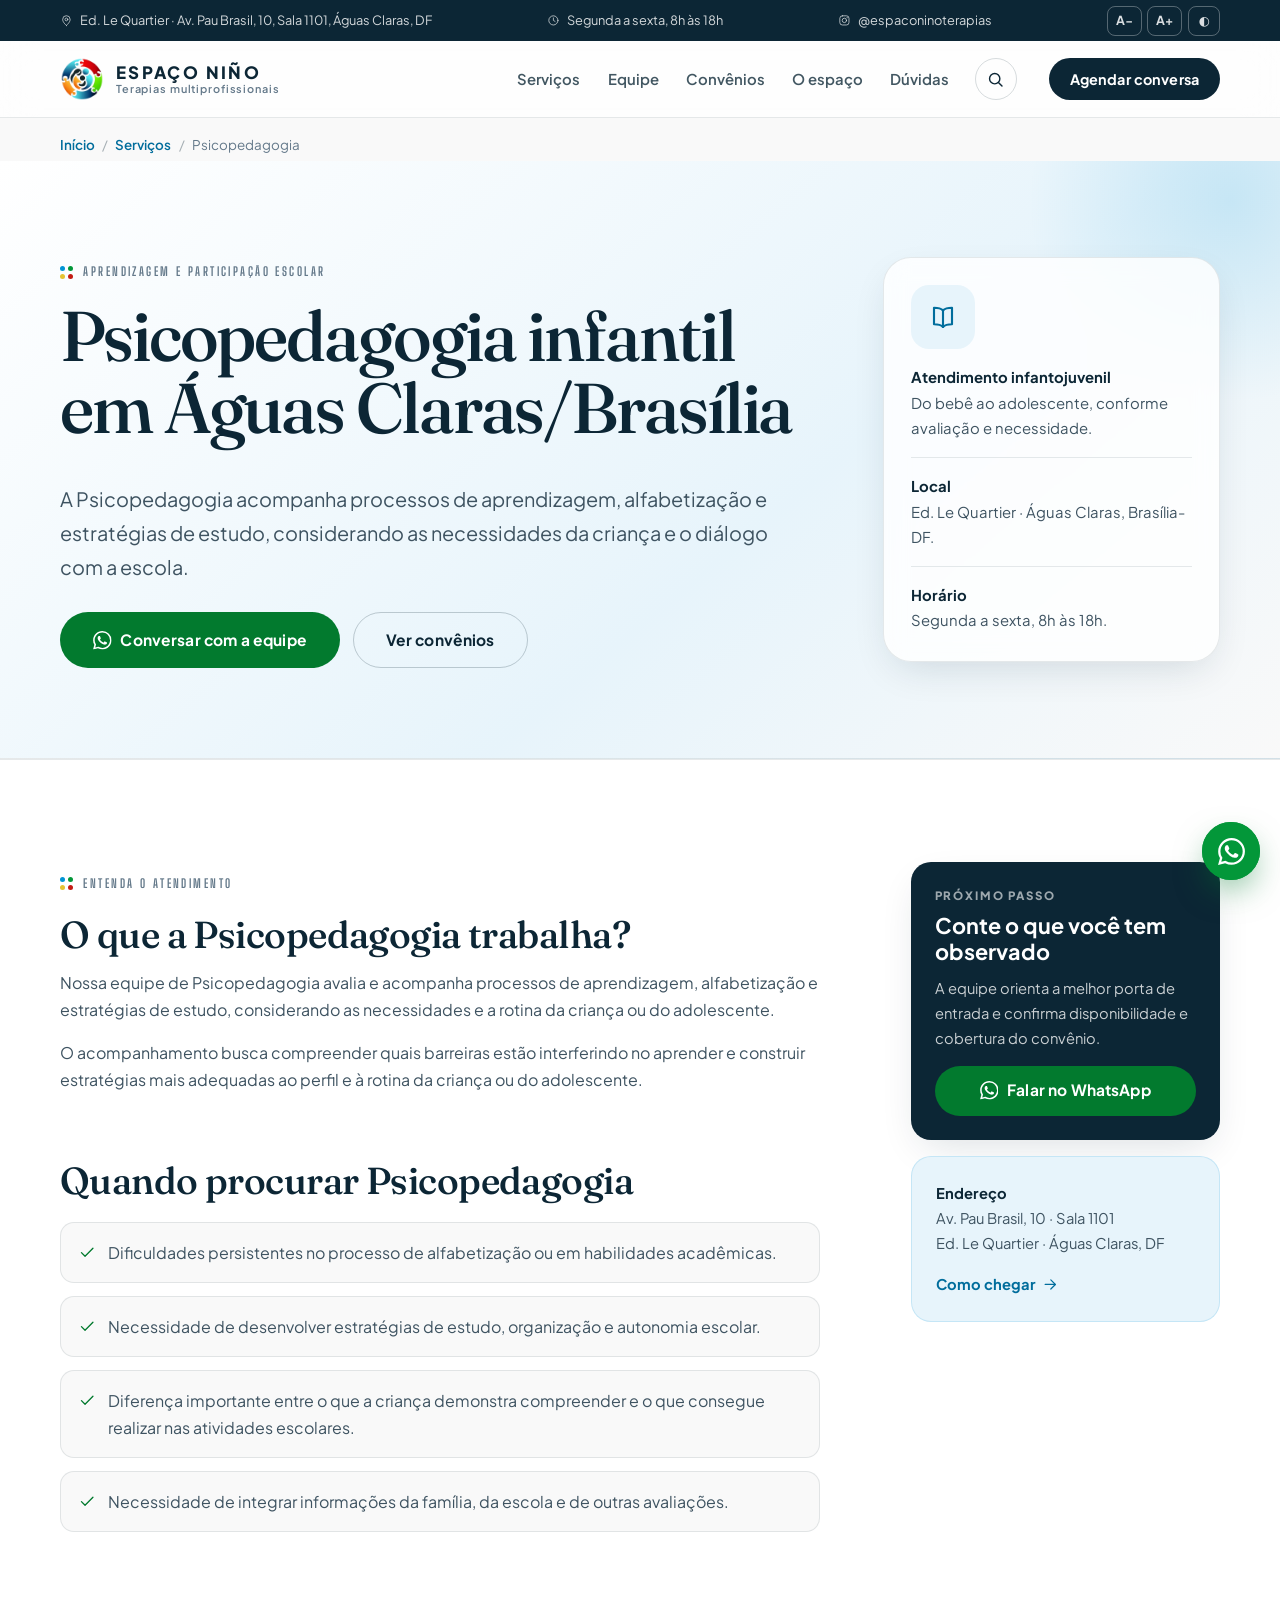
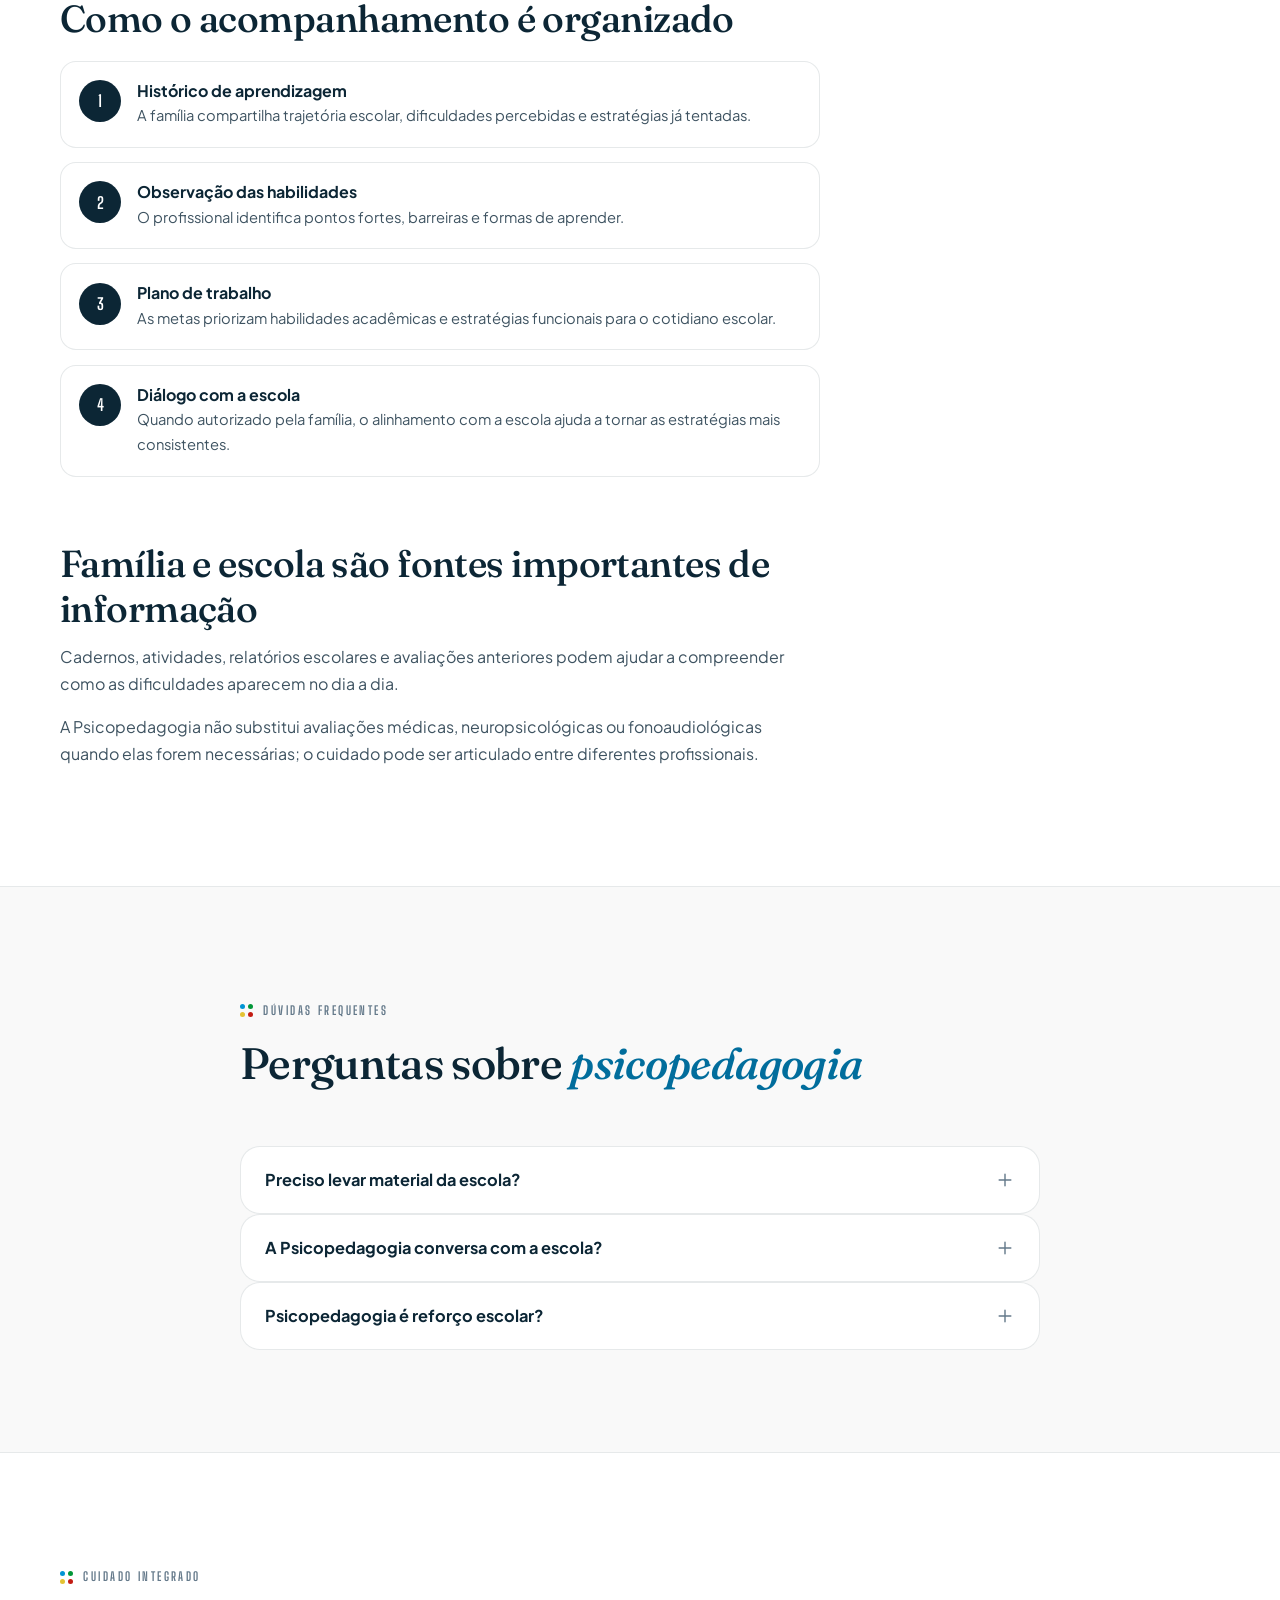
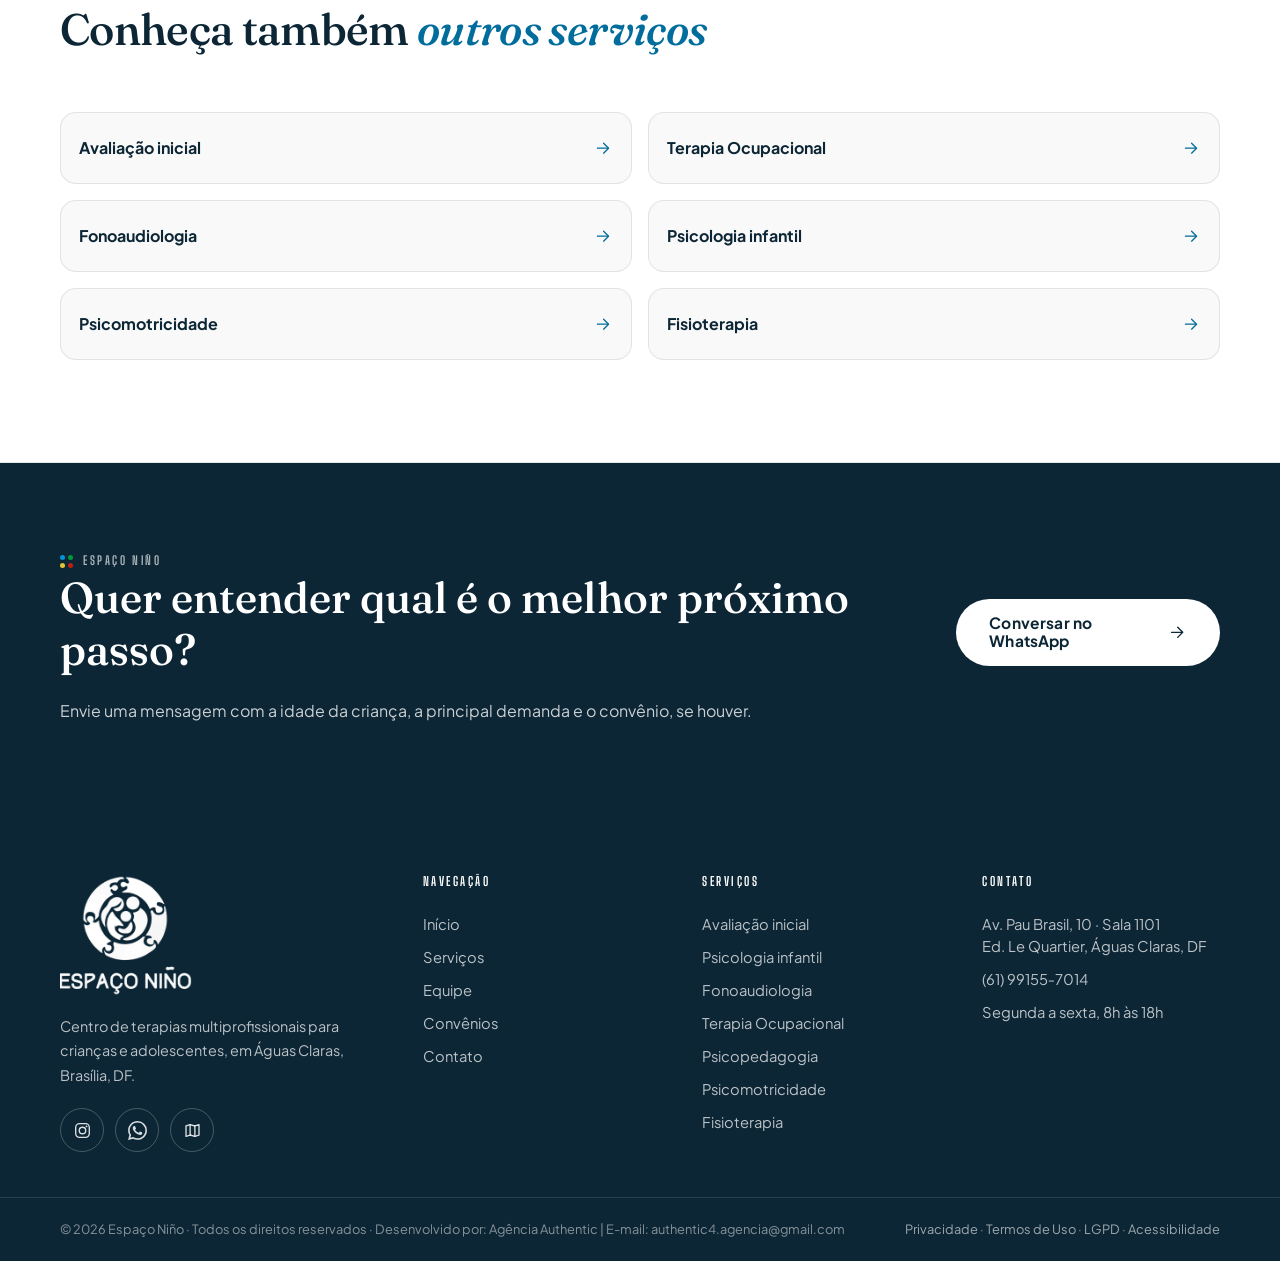
<file: servicos/psicopedagogia/index.html>
<!DOCTYPE html>
<html lang="pt-BR" class="no-js">
<head>
  <meta charset="UTF-8">
  <meta name="viewport" content="width=device-width, initial-scale=1.0, viewport-fit=cover">
  <title>Psicopedagogia Infantil em Águas Claras/Brasília | Espaço Niño</title>
  <meta name="description" content="Psicopedagogia infantil em Águas Claras/Brasília: aprendizagem, alfabetização e estratégias de estudo em diálogo com a família e a escola.">
  <meta name="robots" content="index,follow,max-image-preview:large,max-snippet:-1,max-video-preview:-1">
  <meta name="theme-color" content="#0C2635">
  <meta name="referrer" content="strict-origin-when-cross-origin">
  <link rel="canonical" href="https://espaconino.com.br/servicos/psicopedagogia/">
  <meta property="og:title" content="Psicopedagogia Infantil em Águas Claras/Brasília | Espaço Niño">
  <meta property="og:description" content="Psicopedagogia infantil em Águas Claras/Brasília: aprendizagem, alfabetização e estratégias de estudo em diálogo com a família e a escola.">
  <meta property="og:type" content="website">
  <meta property="og:locale" content="pt_BR">
  <meta property="og:site_name" content="Espaço Niño">
  <meta property="og:url" content="https://espaconino.com.br/servicos/psicopedagogia/">
  <meta property="og:image" content="https://espaconino.com.br/assets/logo-espaco-nino.webp">
  <meta property="og:image:alt" content="Marca do Espaço Niño">
  <meta name="twitter:card" content="summary_large_image">
  <meta name="twitter:title" content="Psicopedagogia Infantil em Águas Claras/Brasília | Espaço Niño">
  <meta name="twitter:description" content="Psicopedagogia infantil em Águas Claras/Brasília: aprendizagem, alfabetização e estratégias de estudo em diálogo com a família e a escola.">
  <meta name="twitter:image" content="https://espaconino.com.br/assets/logo-espaco-nino.webp">
  <link rel="icon" href="../../assets/favicon.ico" sizes="48x48">
  <link rel="icon" type="image/png" sizes="32x32" href="../../assets/favicon-32.png">
  <link rel="apple-touch-icon" href="../../assets/apple-touch-icon.png">
  <link rel="preconnect" href="https://fonts.googleapis.com">
  <link rel="preconnect" href="https://fonts.gstatic.com" crossorigin>
  <link href="https://fonts.googleapis.com/css2?family=Fraunces:ital,opsz,wght@0,9..144,340..620;1,9..144,340..620&family=Plus+Jakarta+Sans:wght@400;500;600;700;800&family=Big+Shoulders+Display:wght@500;600;700&display=swap" rel="stylesheet">
  <link rel="stylesheet" href="../../css/main.css">
  <script type="application/ld+json">
{
  "@context": "https://schema.org",
  "@graph": [
    {
      "@type": "Service",
      "@id": "https://espaconino.com.br/servicos/psicopedagogia/#servico",
      "name": "Psicopedagogia",
      "serviceType": "Psicopedagogia",
      "url": "https://espaconino.com.br/servicos/psicopedagogia/",
      "description": "Psicopedagogia infantil em Águas Claras/Brasília: aprendizagem, alfabetização e estratégias de estudo em diálogo com a família e a escola.",
      "areaServed": "Águas Claras, Brasília, DF",
      "provider": {
        "@type": "MedicalClinic",
        "@id": "https://espaconino.com.br/#clinica",
        "name": "Espaço Niño",
        "url": "https://espaconino.com.br/",
        "telephone": "+55 61 99155-7014",
        "address": {
          "@type": "PostalAddress",
          "streetAddress": "Av. Pau Brasil, 10, Sala 1101, Edifício Le Quartier",
          "addressLocality": "Águas Claras",
          "addressRegion": "DF",
          "addressCountry": "BR"
        }
      }
    },
    {
      "@type": "BreadcrumbList",
      "itemListElement": [
        {
          "@type": "ListItem",
          "position": 1,
          "name": "Início",
          "item": "https://espaconino.com.br/"
        },
        {
          "@type": "ListItem",
          "position": 2,
          "name": "Serviços",
          "item": "https://espaconino.com.br/servicos/"
        },
        {
          "@type": "ListItem",
          "position": 3,
          "name": "Psicopedagogia",
          "item": "https://espaconino.com.br/servicos/psicopedagogia/"
        }
      ]
    }
  ]
}
  </script>
</head>
<body class="service-page">
<script>document.documentElement.classList.replace('no-js','js');</script>
<a class="skip-link" href="#conteudo">Ir para o conteúdo principal</a>
<svg xmlns="http://www.w3.org/2000/svg" style="display:none" aria-hidden="true">
  <symbol id="i-pin" viewBox="0 0 24 24"><path d="M12 21.5S5 16 5 10.2A7 7 0 0 1 19 10.2C19 16 12 21.5 12 21.5Z"/><circle cx="12" cy="10.2" r="2.6"/></symbol>
  <symbol id="i-clock" viewBox="0 0 24 24"><circle cx="12" cy="12" r="8.6"/><path d="M12 7.4V12l3.1 1.9"/></symbol>
  <symbol id="i-chat" viewBox="0 0 24 24"><path d="M12 4.2c-4.6 0-8.3 3-8.3 6.8 0 2.1 1.2 4 3 5.3L6 20l3.7-1.4c.7.1 1.5.2 2.3.2 4.6 0 8.3-3 8.3-6.8S16.6 4.2 12 4.2Z"/></symbol>
  <symbol id="i-wa" viewBox="0 0 24 24"><path fill="currentColor" stroke="none" d="M17.472 14.382c-.297-.149-1.758-.867-2.03-.966-.273-.099-.471-.148-.67.15-.197.297-.767.966-.94 1.164-.173.199-.347.223-.644.075-.297-.15-1.255-.463-2.39-1.475-.883-.788-1.48-1.761-1.653-2.059-.173-.297-.018-.458.13-.606.134-.133.298-.347.446-.52.149-.174.198-.298.298-.497.099-.198.05-.371-.025-.52-.075-.149-.669-1.612-.916-2.207-.242-.579-.487-.5-.669-.51-.173-.008-.371-.01-.57-.01-.198 0-.52.074-.792.372-.272.297-1.04 1.016-1.04 2.479 0 1.462 1.065 2.875 1.213 3.074.149.198 2.096 3.2 5.077 4.487.709.306 1.262.489 1.694.625.712.227 1.36.195 1.871.118.571-.085 1.758-.719 2.006-1.413.248-.694.248-1.289.173-1.413-.074-.124-.272-.198-.57-.347m-5.421 7.403h-.004a9.87 9.87 0 0 1-5.031-1.378l-.361-.214-3.741.982.998-3.648-.235-.374a9.86 9.86 0 0 1-1.51-5.26c.001-5.45 4.436-9.884 9.888-9.884 2.64 0 5.122 1.03 6.988 2.898a9.825 9.825 0 0 1 2.893 6.994c-.003 5.45-4.437 9.884-9.885 9.884m8.413-18.297A11.815 11.815 0 0 0 12.05 0C5.495 0 .16 5.335.157 11.892c0 2.096.547 4.142 1.588 5.945L.057 24l6.305-1.654a11.882 11.882 0 0 0 5.683 1.448h.005c6.554 0 11.89-5.335 11.893-11.893a11.821 11.821 0 0 0-3.48-8.413Z"/></symbol>
  <symbol id="i-ig" viewBox="0 0 24 24"><rect x="3.4" y="3.4" width="17.2" height="17.2" rx="4.8"/><circle cx="12" cy="12" r="4.1"/><circle cx="17.1" cy="6.9" r="1.15" fill="currentColor" stroke="none"/></symbol>
  <symbol id="i-arrow" viewBox="0 0 24 24"><path d="M4.5 12h14"/><path d="M12.5 5.5 19 12l-6.5 6.5"/></symbol>
  <symbol id="i-check" viewBox="0 0 24 24"><path d="m4.5 12.6 4.7 4.7L19.5 6.8"/></symbol>
  <symbol id="i-up" viewBox="0 0 24 24"><path d="m6 14 6-6 6 6"/></symbol>
  <symbol id="i-ext" viewBox="0 0 24 24"><path d="M14 4h6v6M20 4 11 13M9 6H6a2 2 0 0 0-2 2v10a2 2 0 0 0 2 2h10a2 2 0 0 0 2-2v-3"/></symbol>
  <symbol id="i-map" viewBox="0 0 24 24"><path d="M9 4.5 3.8 6.3v13.2L9 17.7l6 1.8 5.2-1.8V4.5L15 6.3l-6-1.8Z"/><path d="M9 4.5v13.2M15 6.3v13.2"/></symbol>
  <symbol id="i-mind" viewBox="0 0 24 24"><path d="M9 21v-2.3c-2.8-1.2-4.6-3.9-4.6-7C4.4 7.4 7.8 4 12 4c3.9 0 7.1 2.8 7.5 6.5l1.3 2.6c.2.3 0 .7-.3.8l-1.4.5v2.1c0 1.1-.9 2-2 2h-1.4V21"/><path d="M10 10.5c0-1.1.9-2 2-2s2 .9 2 2-.9 2-2 2v1.4"/></symbol>
  <symbol id="i-speech" viewBox="0 0 24 24"><path d="M11 4.5c-3.9 0-7 2.6-7 5.9 0 1.9 1 3.5 2.7 4.6L5.8 18l3.3-1.2c.6.1 1.2.2 1.9.2 3.9 0 7-2.6 7-5.9s-3.1-5.6-7-5.6Z"/><path d="M20.5 8.2c.6.8.9 1.7.9 2.7 0 1-.3 1.9-.9 2.7"/></symbol>
  <symbol id="i-sense" viewBox="0 0 24 24"><circle cx="12" cy="12" r="3.4"/><path d="M12 3.5v2.6M12 17.9v2.6M3.5 12h2.6M17.9 12h2.6M6 6l1.8 1.8M16.2 16.2 18 18M18 6l-1.8 1.8M7.8 16.2 6 18"/></symbol>
  <symbol id="i-book" viewBox="0 0 24 24"><path d="M12 6.7C10.5 5.2 8 4.6 4.8 4.6v13.2c3.2 0 5.7.6 7.2 2.1 1.5-1.5 4-2.1 7.2-2.1V4.6c-3.2 0-5.7.6-7.2 2.1Z"/><path d="M12 6.7v13.2"/></symbol>
  <symbol id="i-home" viewBox="0 0 24 24"><path d="m4 11 8-6.6L20 11v8.6a1 1 0 0 1-1 1H5a1 1 0 0 1-1-1V11Z"/><path d="M9.6 20.6v-5.8h4.8v5.8"/></symbol>
  <symbol id="i-spark" viewBox="0 0 24 24"><path d="M12 4.5 13.7 10 19 12l-5.3 2-1.7 5.5L10.3 14 5 12l5.3-2L12 4.5Z"/></symbol>
  <symbol id="i-plus" viewBox="0 0 24 24"><path d="M12 5v14M5 12h14"/></symbol>
</svg>
<div class="topbar">
  <div class="container topbar__inner">
    <a class="topbar__item" href="https://maps.app.goo.gl/S23awZM4eRqJVQJq6" target="_blank" rel="noopener">
      <svg class="ic" aria-hidden="true"><use href="#i-pin"/></svg>
      <span>Ed. Le Quartier · Av. Pau Brasil, 10, Sala 1101, Águas Claras, DF</span>
    </a>
    <span class="topbar__item topbar__hours"><svg class="ic" aria-hidden="true"><use href="#i-clock"/></svg><span>Segunda a sexta, 8h às 18h</span></span>
    <a class="topbar__item" href="https://www.instagram.com/espaconinoterapias" target="_blank" rel="noopener"><svg class="ic" aria-hidden="true"><use href="#i-ig"/></svg><span>@espaconinoterapias</span></a>
    <div class="a11y-bar" role="group" aria-label="Recursos de acessibilidade">
      <button type="button" id="a11y-menos" aria-label="Diminuir o tamanho do texto">A−</button>
      <button type="button" id="a11y-mais" aria-label="Aumentar o tamanho do texto">A+</button>
      <button type="button" id="a11y-contraste" aria-pressed="false" aria-label="Alternar alto contraste">◐</button>
    </div>
  </div>
</div>
<header class="site-header" id="topo">
  <div class="container site-header__inner">
    <a class="brand" href="../../index.html" aria-label="Espaço Niño, página inicial">
      <img class="brand__icon" src="../../assets/marca-icone.webp" alt="" width="44" height="44">
      <span class="brand__text"><span class="brand__name">Espaço&nbsp;Niño</span><span class="brand__tag">Terapias multiprofissionais</span></span>
    </a>
    <nav class="site-nav" aria-label="Navegação principal">
      <ul>
        <li><a href="../../servicos/" aria-current="page">Serviços</a></li>
        <li><a href="../../index.html#equipe">Equipe</a></li>
        <li><a href="../../convenios/">Convênios</a></li>
        <li><a href="../../index.html#galeria">O espaço</a></li>
        <li><a href="../../index.html#duvidas">Dúvidas</a></li>
      </ul>
    </nav>
    <a class="btn btn--primary btn--sm site-header__cta" href="https://wa.me/5561991557014?text=Ol%C3%A1%21%20Gostaria%20de%20agendar%20uma%20conversa%20com%20a%20equipe%20do%20Espa%C3%A7o%20Ni%C3%B1o." target="_blank" rel="noopener">Agendar conversa</a>
    <button class="nav-toggle" type="button" aria-expanded="false" aria-controls="menu-mobile" aria-label="Abrir menu"><span class="nav-toggle__bar"></span><span class="nav-toggle__bar"></span></button>
  </div>
  <div class="mobile-menu" id="menu-mobile" hidden>
    <nav aria-label="Navegação principal (celular)">
      <ul>
        <li><a href="../../servicos/">Serviços</a></li>
        <li><a href="../../index.html#quem-somos">Quem somos</a></li>
        <li><a href="../../index.html#equipe">Equipe</a></li>
        <li><a href="../../index.html#jornada">Como funciona</a></li>
        <li><a href="../../convenios/">Convênios</a></li>
        <li><a href="../../index.html#galeria">O espaço</a></li>
        <li><a href="../../index.html#duvidas">Dúvidas</a></li>
        <li><a href="../../index.html#contato">Contato</a></li>
      </ul>
      <a class="btn btn--wa btn--block" href="https://wa.me/5561991557014?text=Ol%C3%A1%21%20Gostaria%20de%20conversar%20com%20a%20equipe%20do%20Espa%C3%A7o%20Ni%C3%B1o." target="_blank" rel="noopener"><svg class="ic" aria-hidden="true"><use href="#i-wa"/></svg> Conversar no WhatsApp</a>
      <p class="mobile-menu__note">Ed. Le Quartier · Av. Pau Brasil, 10, Sala 1101<br>Águas Claras, Brasília, DF</p>
    </nav>
  </div>
</header>
<main id="conteudo">
  <nav class="breadcrumbs container" aria-label="Navegação estrutural">
    <ol>
      <li><a href="../../index.html">Início</a></li>
      <li><a href="../">Serviços</a></li>
      <li aria-current="page">Psicopedagogia</li>
    </ol>
  </nav>

  <section class="service-hero" aria-labelledby="service-title">
    <div class="container service-hero__grid">
      <div class="service-hero__copy reveal">
        <p class="eyebrow"><span class="eyebrow__dots" aria-hidden="true"><i></i><i></i><i></i><i></i></span> Aprendizagem e participação escolar</p>
        <h1 id="service-title">Psicopedagogia infantil em Águas Claras/Brasília</h1>
        <p class="service-hero__lead">A Psicopedagogia acompanha processos de aprendizagem, alfabetização e estratégias de estudo, considerando as necessidades da criança e o diálogo com a escola.</p>
        <div class="service-hero__actions">
          <a class="btn btn--wa btn--lg" href="https://wa.me/5561991557014?text=Ol%C3%A1%21%20Gostaria%20de%20informa%C3%A7%C3%B5es%20sobre%20Psicopedagogia%20infantil%20no%20Espa%C3%A7o%20Ni%C3%B1o%2C%20em%20%C3%81guas%20Claras/Bras%C3%ADlia." target="_blank" rel="noopener"><svg class="ic" aria-hidden="true"><use href="#i-wa"/></svg> Conversar com a equipe</a>
          <a class="btn btn--ghost btn--lg" href="../../convenios/">Ver convênios</a>
        </div>
      </div>
      <aside class="service-hero__aside reveal" style="--d:1" aria-label="Informações rápidas">
        <span class="service-hero__icon"><svg class="ic" aria-hidden="true"><use href="#i-book"/></svg></span>
        <p><strong>Atendimento infantojuvenil</strong><br>Do bebê ao adolescente, conforme avaliação e necessidade.</p>
        <p><strong>Local</strong><br>Ed. Le Quartier · Águas Claras, Brasília-DF.</p>
        <p><strong>Horário</strong><br>Segunda a sexta, 8h às 18h.</p>
      </aside>
    </div>
  </section>

  <section class="section section--white service-content">
    <div class="container service-layout">
      <article class="service-prose reveal">
        <p class="eyebrow"><span class="eyebrow__dots" aria-hidden="true"><i></i><i></i><i></i><i></i></span> Entenda o atendimento</p>
        <h2>O que a Psicopedagogia trabalha?</h2>
        <p>Nossa equipe de Psicopedagogia avalia e acompanha processos de aprendizagem, alfabetização e estratégias de estudo, considerando as necessidades e a rotina da criança ou do adolescente.</p><p>O acompanhamento busca compreender quais barreiras estão interferindo no aprender e construir estratégias mais adequadas ao perfil e à rotina da criança ou do adolescente.</p>

        <h2>Quando procurar Psicopedagogia</h2>
        <ul class="service-points"><li><svg class="ic" aria-hidden="true"><use href="#i-check"/></svg><span>Dificuldades persistentes no processo de alfabetização ou em habilidades acadêmicas.</span></li><li><svg class="ic" aria-hidden="true"><use href="#i-check"/></svg><span>Necessidade de desenvolver estratégias de estudo, organização e autonomia escolar.</span></li><li><svg class="ic" aria-hidden="true"><use href="#i-check"/></svg><span>Diferença importante entre o que a criança demonstra compreender e o que consegue realizar nas atividades escolares.</span></li><li><svg class="ic" aria-hidden="true"><use href="#i-check"/></svg><span>Necessidade de integrar informações da família, da escola e de outras avaliações.</span></li></ul>

        <h2>Como o acompanhamento é organizado</h2>
        <ol class="service-steps"><li class="service-step"><span class="service-step__num">1</span><div><h3>Histórico de aprendizagem</h3><p>A família compartilha trajetória escolar, dificuldades percebidas e estratégias já tentadas.</p></div></li><li class="service-step"><span class="service-step__num">2</span><div><h3>Observação das habilidades</h3><p>O profissional identifica pontos fortes, barreiras e formas de aprender.</p></div></li><li class="service-step"><span class="service-step__num">3</span><div><h3>Plano de trabalho</h3><p>As metas priorizam habilidades acadêmicas e estratégias funcionais para o cotidiano escolar.</p></div></li><li class="service-step"><span class="service-step__num">4</span><div><h3>Diálogo com a escola</h3><p>Quando autorizado pela família, o alinhamento com a escola ajuda a tornar as estratégias mais consistentes.</p></div></li></ol>

        <h2>Família e escola são fontes importantes de informação</h2>
        <p>Cadernos, atividades, relatórios escolares e avaliações anteriores podem ajudar a compreender como as dificuldades aparecem no dia a dia.</p><p>A Psicopedagogia não substitui avaliações médicas, neuropsicológicas ou fonoaudiológicas quando elas forem necessárias; o cuidado pode ser articulado entre diferentes profissionais.</p>
      </article>
      <aside class="service-aside reveal" style="--d:1">
        <div class="service-aside__card">
          <p class="service-aside__kicker">Próximo passo</p>
          <h2>Conte o que você tem observado</h2>
          <p>A equipe orienta a melhor porta de entrada e confirma disponibilidade e cobertura do convênio.</p>
          <a class="btn btn--wa btn--block" href="https://wa.me/5561991557014?text=Ol%C3%A1%21%20Gostaria%20de%20informa%C3%A7%C3%B5es%20sobre%20Psicopedagogia%20infantil%20no%20Espa%C3%A7o%20Ni%C3%B1o%2C%20em%20%C3%81guas%20Claras/Bras%C3%ADlia." target="_blank" rel="noopener"><svg class="ic" aria-hidden="true"><use href="#i-wa"/></svg> Falar no WhatsApp</a>
        </div>
        <div class="service-aside__card service-aside__card--soft">
          <p><strong>Endereço</strong><br>Av. Pau Brasil, 10 · Sala 1101<br>Ed. Le Quartier · Águas Claras, DF</p>
          <a class="textlink" href="https://maps.app.goo.gl/S23awZM4eRqJVQJq6" target="_blank" rel="noopener">Como chegar <svg class="ic" aria-hidden="true"><use href="#i-arrow"/></svg></a>
        </div>
      </aside>
    </div>
  </section>

  <section class="section service-faq" aria-labelledby="faq-title">
    <div class="container container--narrow">
      <header class="section__head reveal">
        <p class="eyebrow"><span class="eyebrow__dots" aria-hidden="true"><i></i><i></i><i></i><i></i></span> Dúvidas frequentes</p>
        <h2 class="section__title" id="faq-title">Perguntas sobre <em>psicopedagogia</em></h2>
      </header>
      <div class="faq-list reveal"><details class="faq-item"><summary>Preciso levar material da escola?<svg class="ic faq-item__chev" aria-hidden="true"><use href="#i-plus"/></svg></summary><div class="faq-item__body"><p>Não é obrigatório, mas cadernos, atividades e relatórios podem ajudar a contextualizar a demanda.</p></div></details><details class="faq-item"><summary>A Psicopedagogia conversa com a escola?<svg class="ic faq-item__chev" aria-hidden="true"><use href="#i-plus"/></svg></summary><div class="faq-item__body"><p>Sim. O diálogo com a escola pode acontecer quando for pertinente e com autorização da família.</p></div></details><details class="faq-item"><summary>Psicopedagogia é reforço escolar?<svg class="ic faq-item__chev" aria-hidden="true"><use href="#i-plus"/></svg></summary><div class="faq-item__body"><p>O acompanhamento psicopedagógico investiga e trabalha processos de aprendizagem e estratégias; não se resume à repetição do conteúdo escolar.</p></div></details></div>
    </div>
  </section>

  <section class="section section--white related-services" aria-labelledby="related-title">
    <div class="container">
      <header class="section__head reveal">
        <p class="eyebrow"><span class="eyebrow__dots" aria-hidden="true"><i></i><i></i><i></i><i></i></span> Cuidado integrado</p>
        <h2 class="section__title" id="related-title">Conheça também <em>outros serviços</em></h2>
      </header>
      <div class="related-grid reveal"><a class="related-card" href="../avaliacao-inicial/"><span>Avaliação inicial</span><svg class="ic" aria-hidden="true"><use href="#i-arrow"/></svg></a><a class="related-card" href="../terapia-ocupacional/"><span>Terapia Ocupacional</span><svg class="ic" aria-hidden="true"><use href="#i-arrow"/></svg></a><a class="related-card" href="../fonoaudiologia/"><span>Fonoaudiologia</span><svg class="ic" aria-hidden="true"><use href="#i-arrow"/></svg></a><a class="related-card" href="../psicologia-infantil/"><span>Psicologia infantil</span><svg class="ic" aria-hidden="true"><use href="#i-arrow"/></svg></a><a class="related-card" href="../psicomotricidade/"><span>Psicomotricidade</span><svg class="ic" aria-hidden="true"><use href="#i-arrow"/></svg></a><a class="related-card" href="../fisioterapia/"><span>Fisioterapia</span><svg class="ic" aria-hidden="true"><use href="#i-arrow"/></svg></a></div>
    </div>
  </section>

  <section class="service-cta" aria-label="Agendamento">
    <div class="container service-cta__inner reveal">
      <div><p class="eyebrow eyebrow--onink"><span class="eyebrow__dots" aria-hidden="true"><i></i><i></i><i></i><i></i></span> Espaço Niño</p><h2>Quer entender qual é o melhor próximo passo?</h2><p>Envie uma mensagem com a idade da criança, a principal demanda e o convênio, se houver.</p></div>
      <a class="btn btn--light btn--lg" href="https://wa.me/5561991557014?text=Ol%C3%A1%21%20Gostaria%20de%20informa%C3%A7%C3%B5es%20sobre%20Psicopedagogia%20infantil%20no%20Espa%C3%A7o%20Ni%C3%B1o%2C%20em%20%C3%81guas%20Claras/Bras%C3%ADlia." target="_blank" rel="noopener">Conversar no WhatsApp <svg class="ic" aria-hidden="true"><use href="#i-arrow"/></svg></a>
    </div>
  </section>
</main>
<footer class="footer">
  <div class="container footer__grid">
    <div class="footer__brand">
      <img src="../../assets/logo-espaco-nino-branca.webp" alt="Espaço Niño" width="150" height="140" loading="lazy">
      <p>Centro de terapias multiprofissionais para crianças e adolescentes, em Águas Claras, Brasília, DF.</p>
      <div class="footer__social">
        <a href="https://www.instagram.com/espaconinoterapias" target="_blank" rel="noopener" aria-label="Instagram do Espaço Niño"><svg class="ic"><use href="#i-ig"/></svg></a>
        <a href="https://wa.me/5561991557014" target="_blank" rel="noopener" aria-label="WhatsApp do Espaço Niño"><svg class="ic"><use href="#i-wa"/></svg></a>
        <a href="https://maps.app.goo.gl/S23awZM4eRqJVQJq6" target="_blank" rel="noopener" aria-label="Localização no Google Maps"><svg class="ic"><use href="#i-map"/></svg></a>
      </div>
    </div>
    <nav class="footer__col" aria-label="Navegação do rodapé">
      <h3>Navegação</h3>
      <ul>
        <li><a href="../../index.html">Início</a></li>
        <li><a href="../../servicos/">Serviços</a></li>
        <li><a href="../../index.html#equipe">Equipe</a></li>
        <li><a href="../../convenios/">Convênios</a></li>
        <li><a href="../../index.html#contato">Contato</a></li>
      </ul>
    </nav>
    <div class="footer__col"><h3>Serviços</h3><ul><li><a href="../../servicos/avaliacao-inicial/">Avaliação inicial</a></li><li><a href="../../servicos/psicologia-infantil/">Psicologia infantil</a></li><li><a href="../../servicos/fonoaudiologia/">Fonoaudiologia</a></li><li><a href="../../servicos/terapia-ocupacional/">Terapia Ocupacional</a></li><li><a href="../../servicos/psicopedagogia/">Psicopedagogia</a></li><li><a href="../../servicos/psicomotricidade/">Psicomotricidade</a></li><li><a href="../../servicos/fisioterapia/">Fisioterapia</a></li></ul></div>
    <div class="footer__col">
      <h3>Contato</h3>
      <ul>
        <li>Av. Pau Brasil, 10 · Sala 1101<br>Ed. Le Quartier, Águas Claras, DF</li>
        <li><a href="https://wa.me/5561991557014" target="_blank" rel="noopener">(61) 99155‑7014</a></li>
        <li>Segunda a sexta, 8h às 18h</li>
      </ul>
    </div>
  </div>
  <div class="footer__bottom">
    <div class="container footer__bottom-inner">
      <p>© <span id="ano-atual">2026</span> Espaço Niño · Todos os direitos reservados · Desenvolvido por: Agência Authentic | E-mail: authentic4.agencia@gmail.com</p>
      <p class="footer__legal"><a href="../../privacidade.html">Privacidade</a> · <a href="../../termos.html">Termos de Uso</a> · <a href="../../lgpd.html">LGPD</a> · <a href="../../acessibilidade.html">Acessibilidade</a></p>
    </div>
  </div>
</footer>
<a class="fab-wa" href="https://wa.me/5561991557014?text=Ol%C3%A1%21%20Vim%20pelo%20site%20do%20Espa%C3%A7o%20Ni%C3%B1o." target="_blank" rel="noopener" aria-label="Conversar no WhatsApp"><svg class="ic" aria-hidden="true"><use href="#i-wa"/></svg></a>
<button class="backtop" type="button" id="btn-topo" aria-label="Voltar ao topo" hidden><svg class="ic" aria-hidden="true"><use href="#i-up"/></svg></button>
<script src="../../js/main.js" defer></script>
</body>
</html>
</file>
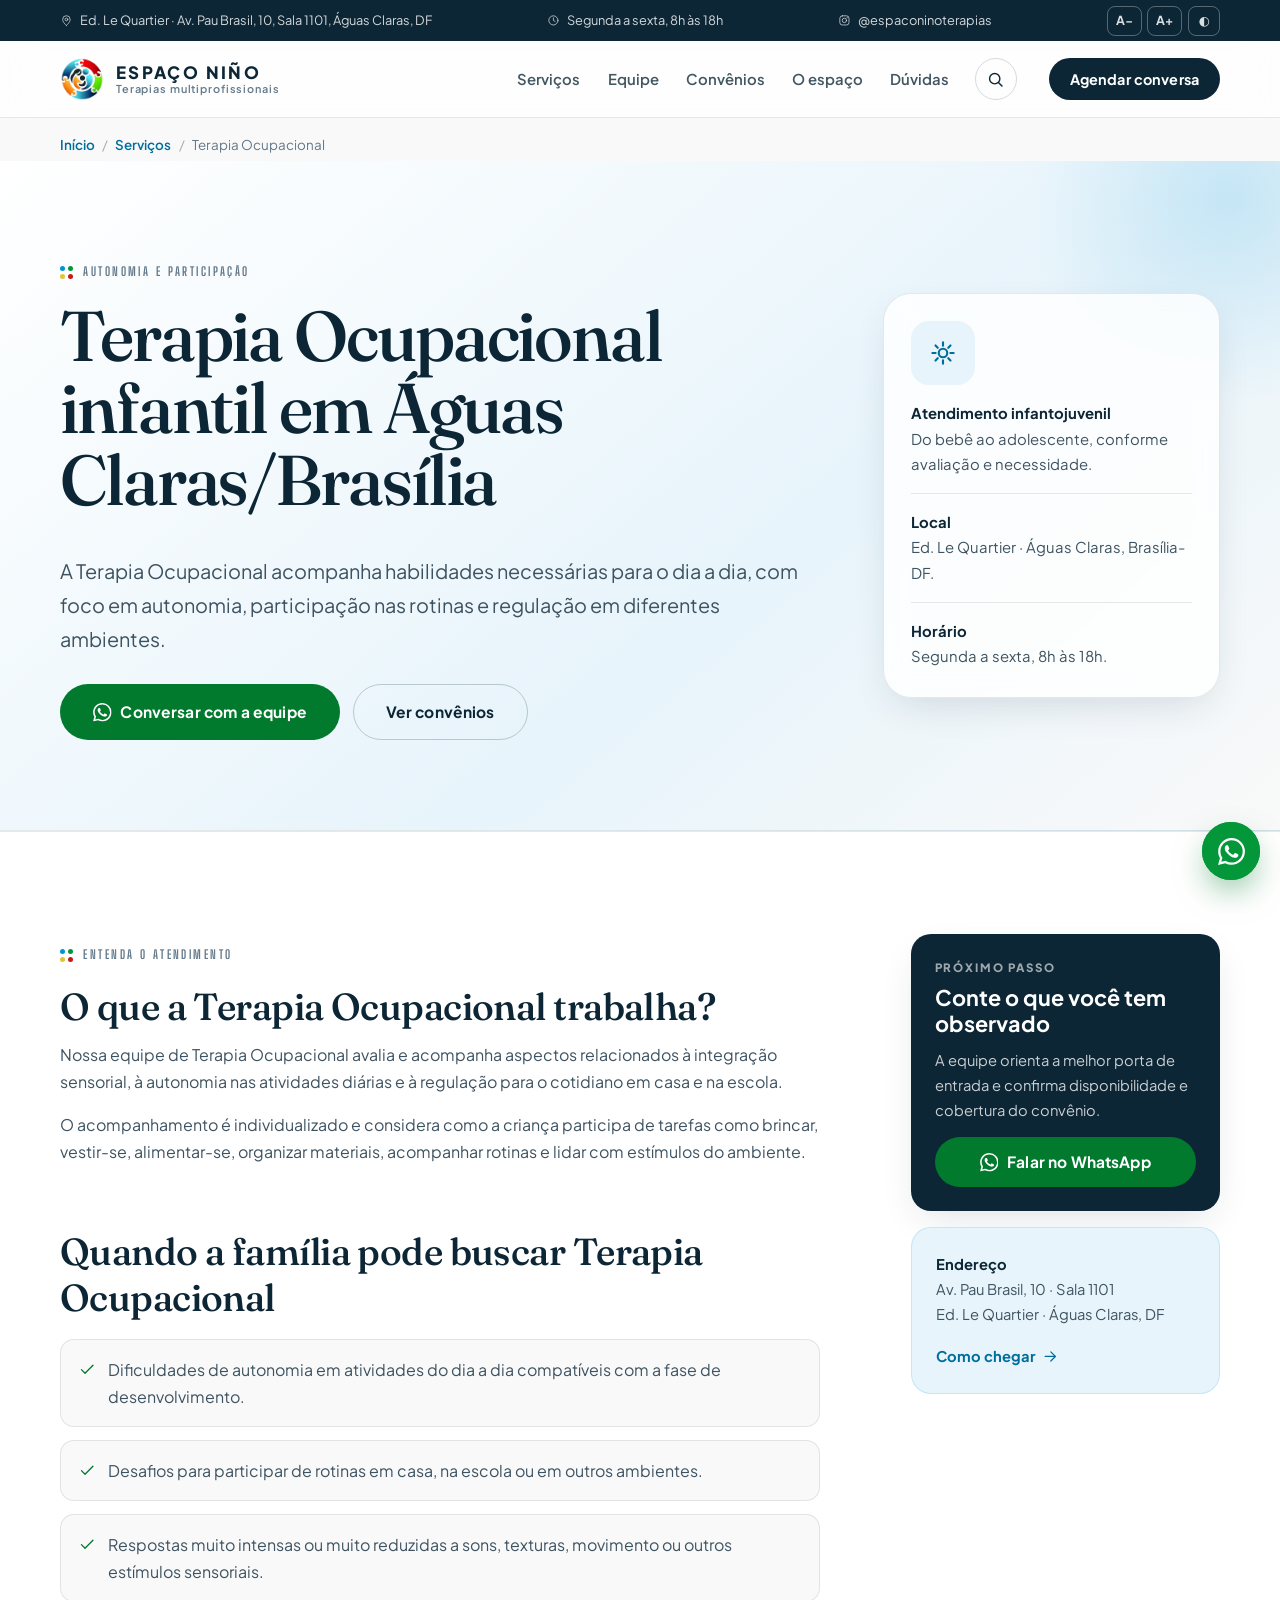
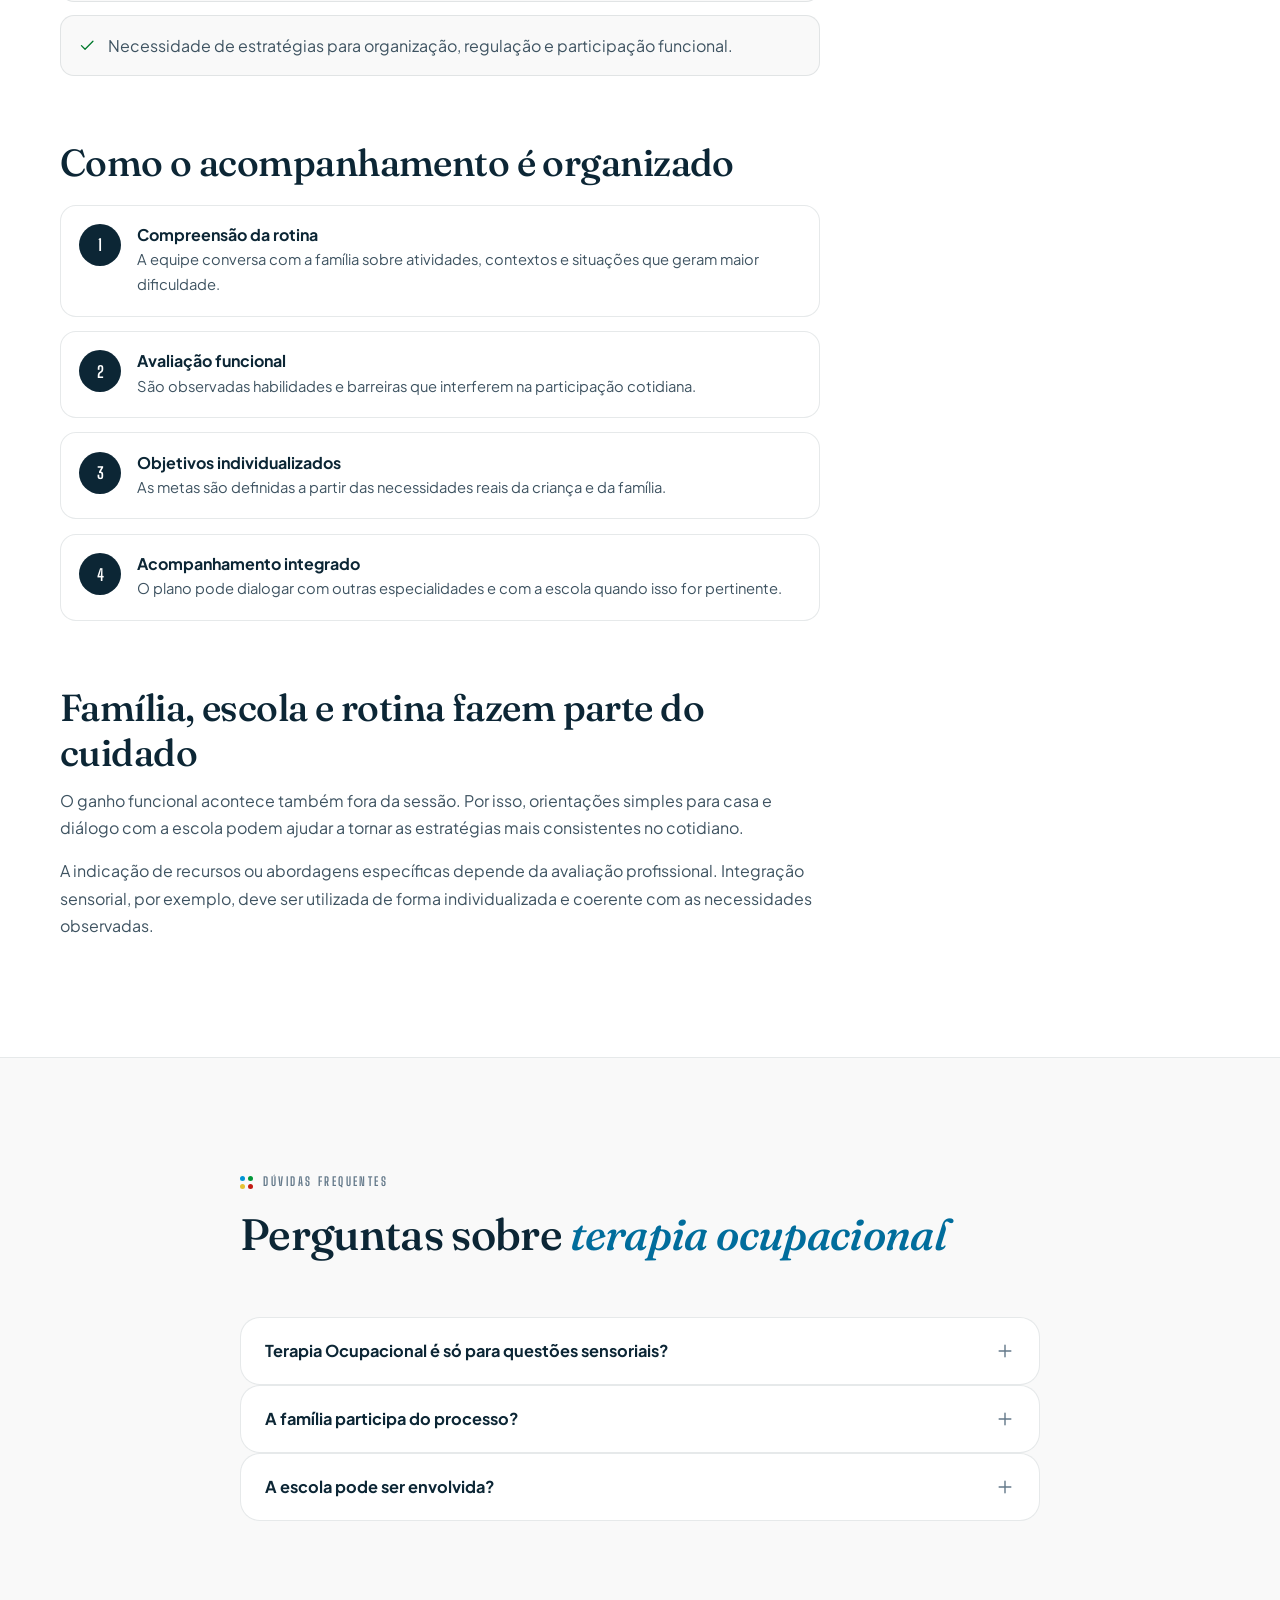
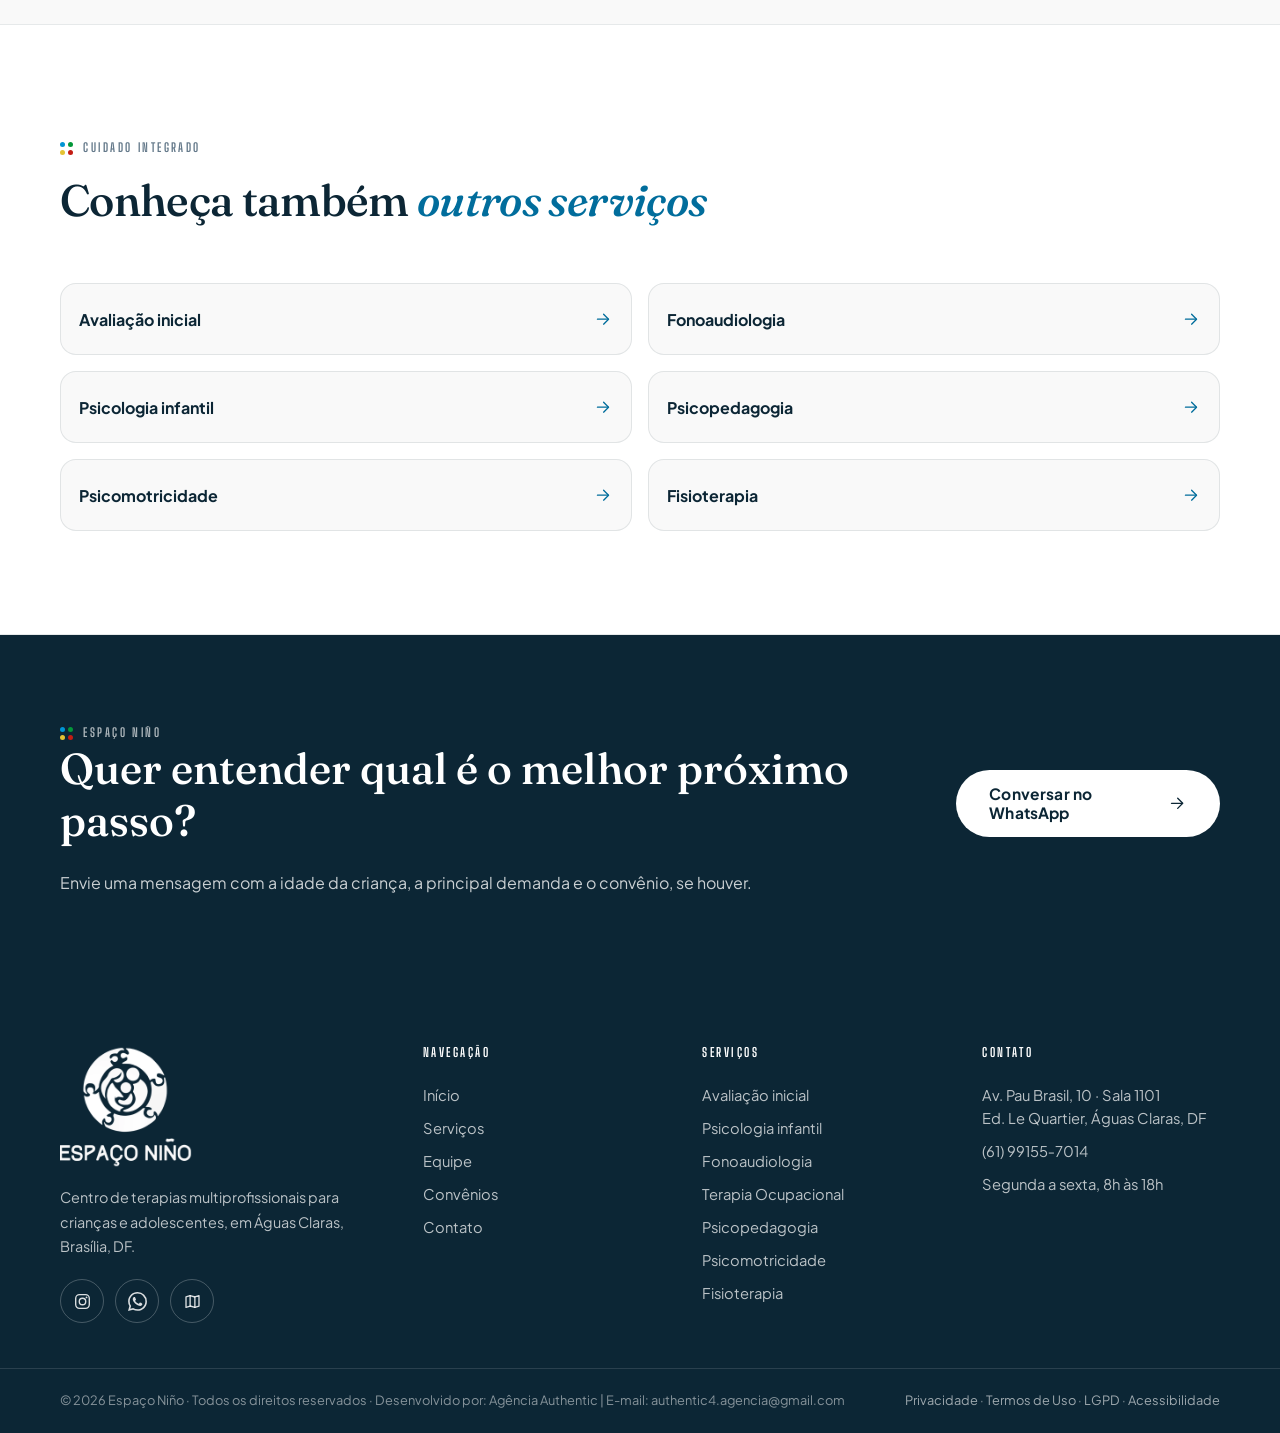
<file: servicos/terapia-ocupacional/index.html>
<!DOCTYPE html>
<html lang="pt-BR" class="no-js">
<head>
  <meta charset="UTF-8">
  <meta name="viewport" content="width=device-width, initial-scale=1.0, viewport-fit=cover">
  <title>Terapia Ocupacional Infantil em Águas Claras/Brasília | Espaço Niño</title>
  <meta name="description" content="Terapia Ocupacional infantil em Águas Claras/Brasília: autonomia, atividades diárias, integração sensorial e participação em casa e na escola.">
  <meta name="robots" content="index,follow,max-image-preview:large,max-snippet:-1,max-video-preview:-1">
  <meta name="theme-color" content="#0C2635">
  <meta name="referrer" content="strict-origin-when-cross-origin">
  <link rel="canonical" href="https://espaconino.com.br/servicos/terapia-ocupacional/">
  <meta property="og:title" content="Terapia Ocupacional Infantil em Águas Claras/Brasília | Espaço Niño">
  <meta property="og:description" content="Terapia Ocupacional infantil em Águas Claras/Brasília: autonomia, atividades diárias, integração sensorial e participação em casa e na escola.">
  <meta property="og:type" content="website">
  <meta property="og:locale" content="pt_BR">
  <meta property="og:site_name" content="Espaço Niño">
  <meta property="og:url" content="https://espaconino.com.br/servicos/terapia-ocupacional/">
  <meta property="og:image" content="https://espaconino.com.br/assets/logo-espaco-nino.webp">
  <meta property="og:image:alt" content="Marca do Espaço Niño">
  <meta name="twitter:card" content="summary_large_image">
  <meta name="twitter:title" content="Terapia Ocupacional Infantil em Águas Claras/Brasília | Espaço Niño">
  <meta name="twitter:description" content="Terapia Ocupacional infantil em Águas Claras/Brasília: autonomia, atividades diárias, integração sensorial e participação em casa e na escola.">
  <meta name="twitter:image" content="https://espaconino.com.br/assets/logo-espaco-nino.webp">
  <link rel="icon" href="../../assets/favicon.ico" sizes="48x48">
  <link rel="icon" type="image/png" sizes="32x32" href="../../assets/favicon-32.png">
  <link rel="apple-touch-icon" href="../../assets/apple-touch-icon.png">
  <link rel="preconnect" href="https://fonts.googleapis.com">
  <link rel="preconnect" href="https://fonts.gstatic.com" crossorigin>
  <link href="https://fonts.googleapis.com/css2?family=Fraunces:ital,opsz,wght@0,9..144,340..620;1,9..144,340..620&family=Plus+Jakarta+Sans:wght@400;500;600;700;800&family=Big+Shoulders+Display:wght@500;600;700&display=swap" rel="stylesheet">
  <link rel="stylesheet" href="../../css/main.css">
  <script type="application/ld+json">
{
  "@context": "https://schema.org",
  "@graph": [
    {
      "@type": "Service",
      "@id": "https://espaconino.com.br/servicos/terapia-ocupacional/#servico",
      "name": "Terapia Ocupacional",
      "serviceType": "Terapia Ocupacional",
      "url": "https://espaconino.com.br/servicos/terapia-ocupacional/",
      "description": "Terapia Ocupacional infantil em Águas Claras/Brasília: autonomia, atividades diárias, integração sensorial e participação em casa e na escola.",
      "areaServed": "Águas Claras, Brasília, DF",
      "provider": {
        "@type": "MedicalClinic",
        "@id": "https://espaconino.com.br/#clinica",
        "name": "Espaço Niño",
        "url": "https://espaconino.com.br/",
        "telephone": "+55 61 99155-7014",
        "address": {
          "@type": "PostalAddress",
          "streetAddress": "Av. Pau Brasil, 10, Sala 1101, Edifício Le Quartier",
          "addressLocality": "Águas Claras",
          "addressRegion": "DF",
          "addressCountry": "BR"
        }
      }
    },
    {
      "@type": "BreadcrumbList",
      "itemListElement": [
        {
          "@type": "ListItem",
          "position": 1,
          "name": "Início",
          "item": "https://espaconino.com.br/"
        },
        {
          "@type": "ListItem",
          "position": 2,
          "name": "Serviços",
          "item": "https://espaconino.com.br/servicos/"
        },
        {
          "@type": "ListItem",
          "position": 3,
          "name": "Terapia Ocupacional",
          "item": "https://espaconino.com.br/servicos/terapia-ocupacional/"
        }
      ]
    }
  ]
}
  </script>
</head>
<body class="service-page">
<script>document.documentElement.classList.replace('no-js','js');</script>
<a class="skip-link" href="#conteudo">Ir para o conteúdo principal</a>
<svg xmlns="http://www.w3.org/2000/svg" style="display:none" aria-hidden="true">
  <symbol id="i-pin" viewBox="0 0 24 24"><path d="M12 21.5S5 16 5 10.2A7 7 0 0 1 19 10.2C19 16 12 21.5 12 21.5Z"/><circle cx="12" cy="10.2" r="2.6"/></symbol>
  <symbol id="i-clock" viewBox="0 0 24 24"><circle cx="12" cy="12" r="8.6"/><path d="M12 7.4V12l3.1 1.9"/></symbol>
  <symbol id="i-chat" viewBox="0 0 24 24"><path d="M12 4.2c-4.6 0-8.3 3-8.3 6.8 0 2.1 1.2 4 3 5.3L6 20l3.7-1.4c.7.1 1.5.2 2.3.2 4.6 0 8.3-3 8.3-6.8S16.6 4.2 12 4.2Z"/></symbol>
  <symbol id="i-wa" viewBox="0 0 24 24"><path fill="currentColor" stroke="none" d="M17.472 14.382c-.297-.149-1.758-.867-2.03-.966-.273-.099-.471-.148-.67.15-.197.297-.767.966-.94 1.164-.173.199-.347.223-.644.075-.297-.15-1.255-.463-2.39-1.475-.883-.788-1.48-1.761-1.653-2.059-.173-.297-.018-.458.13-.606.134-.133.298-.347.446-.52.149-.174.198-.298.298-.497.099-.198.05-.371-.025-.52-.075-.149-.669-1.612-.916-2.207-.242-.579-.487-.5-.669-.51-.173-.008-.371-.01-.57-.01-.198 0-.52.074-.792.372-.272.297-1.04 1.016-1.04 2.479 0 1.462 1.065 2.875 1.213 3.074.149.198 2.096 3.2 5.077 4.487.709.306 1.262.489 1.694.625.712.227 1.36.195 1.871.118.571-.085 1.758-.719 2.006-1.413.248-.694.248-1.289.173-1.413-.074-.124-.272-.198-.57-.347m-5.421 7.403h-.004a9.87 9.87 0 0 1-5.031-1.378l-.361-.214-3.741.982.998-3.648-.235-.374a9.86 9.86 0 0 1-1.51-5.26c.001-5.45 4.436-9.884 9.888-9.884 2.64 0 5.122 1.03 6.988 2.898a9.825 9.825 0 0 1 2.893 6.994c-.003 5.45-4.437 9.884-9.885 9.884m8.413-18.297A11.815 11.815 0 0 0 12.05 0C5.495 0 .16 5.335.157 11.892c0 2.096.547 4.142 1.588 5.945L.057 24l6.305-1.654a11.882 11.882 0 0 0 5.683 1.448h.005c6.554 0 11.89-5.335 11.893-11.893a11.821 11.821 0 0 0-3.48-8.413Z"/></symbol>
  <symbol id="i-ig" viewBox="0 0 24 24"><rect x="3.4" y="3.4" width="17.2" height="17.2" rx="4.8"/><circle cx="12" cy="12" r="4.1"/><circle cx="17.1" cy="6.9" r="1.15" fill="currentColor" stroke="none"/></symbol>
  <symbol id="i-arrow" viewBox="0 0 24 24"><path d="M4.5 12h14"/><path d="M12.5 5.5 19 12l-6.5 6.5"/></symbol>
  <symbol id="i-check" viewBox="0 0 24 24"><path d="m4.5 12.6 4.7 4.7L19.5 6.8"/></symbol>
  <symbol id="i-up" viewBox="0 0 24 24"><path d="m6 14 6-6 6 6"/></symbol>
  <symbol id="i-ext" viewBox="0 0 24 24"><path d="M14 4h6v6M20 4 11 13M9 6H6a2 2 0 0 0-2 2v10a2 2 0 0 0 2 2h10a2 2 0 0 0 2-2v-3"/></symbol>
  <symbol id="i-map" viewBox="0 0 24 24"><path d="M9 4.5 3.8 6.3v13.2L9 17.7l6 1.8 5.2-1.8V4.5L15 6.3l-6-1.8Z"/><path d="M9 4.5v13.2M15 6.3v13.2"/></symbol>
  <symbol id="i-mind" viewBox="0 0 24 24"><path d="M9 21v-2.3c-2.8-1.2-4.6-3.9-4.6-7C4.4 7.4 7.8 4 12 4c3.9 0 7.1 2.8 7.5 6.5l1.3 2.6c.2.3 0 .7-.3.8l-1.4.5v2.1c0 1.1-.9 2-2 2h-1.4V21"/><path d="M10 10.5c0-1.1.9-2 2-2s2 .9 2 2-.9 2-2 2v1.4"/></symbol>
  <symbol id="i-speech" viewBox="0 0 24 24"><path d="M11 4.5c-3.9 0-7 2.6-7 5.9 0 1.9 1 3.5 2.7 4.6L5.8 18l3.3-1.2c.6.1 1.2.2 1.9.2 3.9 0 7-2.6 7-5.9s-3.1-5.6-7-5.6Z"/><path d="M20.5 8.2c.6.8.9 1.7.9 2.7 0 1-.3 1.9-.9 2.7"/></symbol>
  <symbol id="i-sense" viewBox="0 0 24 24"><circle cx="12" cy="12" r="3.4"/><path d="M12 3.5v2.6M12 17.9v2.6M3.5 12h2.6M17.9 12h2.6M6 6l1.8 1.8M16.2 16.2 18 18M18 6l-1.8 1.8M7.8 16.2 6 18"/></symbol>
  <symbol id="i-book" viewBox="0 0 24 24"><path d="M12 6.7C10.5 5.2 8 4.6 4.8 4.6v13.2c3.2 0 5.7.6 7.2 2.1 1.5-1.5 4-2.1 7.2-2.1V4.6c-3.2 0-5.7.6-7.2 2.1Z"/><path d="M12 6.7v13.2"/></symbol>
  <symbol id="i-home" viewBox="0 0 24 24"><path d="m4 11 8-6.6L20 11v8.6a1 1 0 0 1-1 1H5a1 1 0 0 1-1-1V11Z"/><path d="M9.6 20.6v-5.8h4.8v5.8"/></symbol>
  <symbol id="i-spark" viewBox="0 0 24 24"><path d="M12 4.5 13.7 10 19 12l-5.3 2-1.7 5.5L10.3 14 5 12l5.3-2L12 4.5Z"/></symbol>
  <symbol id="i-plus" viewBox="0 0 24 24"><path d="M12 5v14M5 12h14"/></symbol>
</svg>
<div class="topbar">
  <div class="container topbar__inner">
    <a class="topbar__item" href="https://maps.app.goo.gl/S23awZM4eRqJVQJq6" target="_blank" rel="noopener">
      <svg class="ic" aria-hidden="true"><use href="#i-pin"/></svg>
      <span>Ed. Le Quartier · Av. Pau Brasil, 10, Sala 1101, Águas Claras, DF</span>
    </a>
    <span class="topbar__item topbar__hours"><svg class="ic" aria-hidden="true"><use href="#i-clock"/></svg><span>Segunda a sexta, 8h às 18h</span></span>
    <a class="topbar__item" href="https://www.instagram.com/espaconinoterapias" target="_blank" rel="noopener"><svg class="ic" aria-hidden="true"><use href="#i-ig"/></svg><span>@espaconinoterapias</span></a>
    <div class="a11y-bar" role="group" aria-label="Recursos de acessibilidade">
      <button type="button" id="a11y-menos" aria-label="Diminuir o tamanho do texto">A−</button>
      <button type="button" id="a11y-mais" aria-label="Aumentar o tamanho do texto">A+</button>
      <button type="button" id="a11y-contraste" aria-pressed="false" aria-label="Alternar alto contraste">◐</button>
    </div>
  </div>
</div>
<header class="site-header" id="topo">
  <div class="container site-header__inner">
    <a class="brand" href="../../index.html" aria-label="Espaço Niño, página inicial">
      <img class="brand__icon" src="../../assets/marca-icone.webp" alt="" width="44" height="44">
      <span class="brand__text"><span class="brand__name">Espaço&nbsp;Niño</span><span class="brand__tag">Terapias multiprofissionais</span></span>
    </a>
    <nav class="site-nav" aria-label="Navegação principal">
      <ul>
        <li><a href="../../servicos/" aria-current="page">Serviços</a></li>
        <li><a href="../../index.html#equipe">Equipe</a></li>
        <li><a href="../../convenios/">Convênios</a></li>
        <li><a href="../../index.html#galeria">O espaço</a></li>
        <li><a href="../../index.html#duvidas">Dúvidas</a></li>
      </ul>
    </nav>
    <a class="btn btn--primary btn--sm site-header__cta" href="https://wa.me/5561991557014?text=Ol%C3%A1%21%20Gostaria%20de%20agendar%20uma%20conversa%20com%20a%20equipe%20do%20Espa%C3%A7o%20Ni%C3%B1o." target="_blank" rel="noopener">Agendar conversa</a>
    <button class="nav-toggle" type="button" aria-expanded="false" aria-controls="menu-mobile" aria-label="Abrir menu"><span class="nav-toggle__bar"></span><span class="nav-toggle__bar"></span></button>
  </div>
  <div class="mobile-menu" id="menu-mobile" hidden>
    <nav aria-label="Navegação principal (celular)">
      <ul>
        <li><a href="../../servicos/">Serviços</a></li>
        <li><a href="../../index.html#quem-somos">Quem somos</a></li>
        <li><a href="../../index.html#equipe">Equipe</a></li>
        <li><a href="../../index.html#jornada">Como funciona</a></li>
        <li><a href="../../convenios/">Convênios</a></li>
        <li><a href="../../index.html#galeria">O espaço</a></li>
        <li><a href="../../index.html#duvidas">Dúvidas</a></li>
        <li><a href="../../index.html#contato">Contato</a></li>
      </ul>
      <a class="btn btn--wa btn--block" href="https://wa.me/5561991557014?text=Ol%C3%A1%21%20Gostaria%20de%20conversar%20com%20a%20equipe%20do%20Espa%C3%A7o%20Ni%C3%B1o." target="_blank" rel="noopener"><svg class="ic" aria-hidden="true"><use href="#i-wa"/></svg> Conversar no WhatsApp</a>
      <p class="mobile-menu__note">Ed. Le Quartier · Av. Pau Brasil, 10, Sala 1101<br>Águas Claras, Brasília, DF</p>
    </nav>
  </div>
</header>
<main id="conteudo">
  <nav class="breadcrumbs container" aria-label="Navegação estrutural">
    <ol>
      <li><a href="../../index.html">Início</a></li>
      <li><a href="../">Serviços</a></li>
      <li aria-current="page">Terapia Ocupacional</li>
    </ol>
  </nav>

  <section class="service-hero" aria-labelledby="service-title">
    <div class="container service-hero__grid">
      <div class="service-hero__copy reveal">
        <p class="eyebrow"><span class="eyebrow__dots" aria-hidden="true"><i></i><i></i><i></i><i></i></span> Autonomia e participação</p>
        <h1 id="service-title">Terapia Ocupacional infantil em Águas Claras/Brasília</h1>
        <p class="service-hero__lead">A Terapia Ocupacional acompanha habilidades necessárias para o dia a dia, com foco em autonomia, participação nas rotinas e regulação em diferentes ambientes.</p>
        <div class="service-hero__actions">
          <a class="btn btn--wa btn--lg" href="https://wa.me/5561991557014?text=Ol%C3%A1%21%20Gostaria%20de%20informa%C3%A7%C3%B5es%20sobre%20Terapia%20Ocupacional%20infantil%20no%20Espa%C3%A7o%20Ni%C3%B1o%2C%20em%20%C3%81guas%20Claras/Bras%C3%ADlia." target="_blank" rel="noopener"><svg class="ic" aria-hidden="true"><use href="#i-wa"/></svg> Conversar com a equipe</a>
          <a class="btn btn--ghost btn--lg" href="../../convenios/">Ver convênios</a>
        </div>
      </div>
      <aside class="service-hero__aside reveal" style="--d:1" aria-label="Informações rápidas">
        <span class="service-hero__icon"><svg class="ic" aria-hidden="true"><use href="#i-sense"/></svg></span>
        <p><strong>Atendimento infantojuvenil</strong><br>Do bebê ao adolescente, conforme avaliação e necessidade.</p>
        <p><strong>Local</strong><br>Ed. Le Quartier · Águas Claras, Brasília-DF.</p>
        <p><strong>Horário</strong><br>Segunda a sexta, 8h às 18h.</p>
      </aside>
    </div>
  </section>

  <section class="section section--white service-content">
    <div class="container service-layout">
      <article class="service-prose reveal">
        <p class="eyebrow"><span class="eyebrow__dots" aria-hidden="true"><i></i><i></i><i></i><i></i></span> Entenda o atendimento</p>
        <h2>O que a Terapia Ocupacional trabalha?</h2>
        <p>Nossa equipe de Terapia Ocupacional avalia e acompanha aspectos relacionados à integração sensorial, à autonomia nas atividades diárias e à regulação para o cotidiano em casa e na escola.</p><p>O acompanhamento é individualizado e considera como a criança participa de tarefas como brincar, vestir-se, alimentar-se, organizar materiais, acompanhar rotinas e lidar com estímulos do ambiente.</p>

        <h2>Quando a família pode buscar Terapia Ocupacional</h2>
        <ul class="service-points"><li><svg class="ic" aria-hidden="true"><use href="#i-check"/></svg><span>Dificuldades de autonomia em atividades do dia a dia compatíveis com a fase de desenvolvimento.</span></li><li><svg class="ic" aria-hidden="true"><use href="#i-check"/></svg><span>Desafios para participar de rotinas em casa, na escola ou em outros ambientes.</span></li><li><svg class="ic" aria-hidden="true"><use href="#i-check"/></svg><span>Respostas muito intensas ou muito reduzidas a sons, texturas, movimento ou outros estímulos sensoriais.</span></li><li><svg class="ic" aria-hidden="true"><use href="#i-check"/></svg><span>Necessidade de estratégias para organização, regulação e participação funcional.</span></li></ul>

        <h2>Como o acompanhamento é organizado</h2>
        <ol class="service-steps"><li class="service-step"><span class="service-step__num">1</span><div><h3>Compreensão da rotina</h3><p>A equipe conversa com a família sobre atividades, contextos e situações que geram maior dificuldade.</p></div></li><li class="service-step"><span class="service-step__num">2</span><div><h3>Avaliação funcional</h3><p>São observadas habilidades e barreiras que interferem na participação cotidiana.</p></div></li><li class="service-step"><span class="service-step__num">3</span><div><h3>Objetivos individualizados</h3><p>As metas são definidas a partir das necessidades reais da criança e da família.</p></div></li><li class="service-step"><span class="service-step__num">4</span><div><h3>Acompanhamento integrado</h3><p>O plano pode dialogar com outras especialidades e com a escola quando isso for pertinente.</p></div></li></ol>

        <h2>Família, escola e rotina fazem parte do cuidado</h2>
        <p>O ganho funcional acontece também fora da sessão. Por isso, orientações simples para casa e diálogo com a escola podem ajudar a tornar as estratégias mais consistentes no cotidiano.</p><p>A indicação de recursos ou abordagens específicas depende da avaliação profissional. Integração sensorial, por exemplo, deve ser utilizada de forma individualizada e coerente com as necessidades observadas.</p>
      </article>
      <aside class="service-aside reveal" style="--d:1">
        <div class="service-aside__card">
          <p class="service-aside__kicker">Próximo passo</p>
          <h2>Conte o que você tem observado</h2>
          <p>A equipe orienta a melhor porta de entrada e confirma disponibilidade e cobertura do convênio.</p>
          <a class="btn btn--wa btn--block" href="https://wa.me/5561991557014?text=Ol%C3%A1%21%20Gostaria%20de%20informa%C3%A7%C3%B5es%20sobre%20Terapia%20Ocupacional%20infantil%20no%20Espa%C3%A7o%20Ni%C3%B1o%2C%20em%20%C3%81guas%20Claras/Bras%C3%ADlia." target="_blank" rel="noopener"><svg class="ic" aria-hidden="true"><use href="#i-wa"/></svg> Falar no WhatsApp</a>
        </div>
        <div class="service-aside__card service-aside__card--soft">
          <p><strong>Endereço</strong><br>Av. Pau Brasil, 10 · Sala 1101<br>Ed. Le Quartier · Águas Claras, DF</p>
          <a class="textlink" href="https://maps.app.goo.gl/S23awZM4eRqJVQJq6" target="_blank" rel="noopener">Como chegar <svg class="ic" aria-hidden="true"><use href="#i-arrow"/></svg></a>
        </div>
      </aside>
    </div>
  </section>

  <section class="section service-faq" aria-labelledby="faq-title">
    <div class="container container--narrow">
      <header class="section__head reveal">
        <p class="eyebrow"><span class="eyebrow__dots" aria-hidden="true"><i></i><i></i><i></i><i></i></span> Dúvidas frequentes</p>
        <h2 class="section__title" id="faq-title">Perguntas sobre <em>terapia ocupacional</em></h2>
      </header>
      <div class="faq-list reveal"><details class="faq-item"><summary>Terapia Ocupacional é só para questões sensoriais?<svg class="ic faq-item__chev" aria-hidden="true"><use href="#i-plus"/></svg></summary><div class="faq-item__body"><p>Não. A Terapia Ocupacional também acompanha autonomia nas atividades diárias, participação e regulação, conforme avaliação e necessidade.</p></div></details><details class="faq-item"><summary>A família participa do processo?<svg class="ic faq-item__chev" aria-hidden="true"><use href="#i-plus"/></svg></summary><div class="faq-item__body"><p>Sim. A rotina familiar ajuda a definir prioridades e a equipe pode orientar estratégias para o dia a dia.</p></div></details><details class="faq-item"><summary>A escola pode ser envolvida?<svg class="ic faq-item__chev" aria-hidden="true"><use href="#i-plus"/></svg></summary><div class="faq-item__body"><p>Quando for útil ao plano de cuidado e houver autorização da família, o diálogo com a escola pode apoiar a generalização das estratégias.</p></div></details></div>
    </div>
  </section>

  <section class="section section--white related-services" aria-labelledby="related-title">
    <div class="container">
      <header class="section__head reveal">
        <p class="eyebrow"><span class="eyebrow__dots" aria-hidden="true"><i></i><i></i><i></i><i></i></span> Cuidado integrado</p>
        <h2 class="section__title" id="related-title">Conheça também <em>outros serviços</em></h2>
      </header>
      <div class="related-grid reveal"><a class="related-card" href="../avaliacao-inicial/"><span>Avaliação inicial</span><svg class="ic" aria-hidden="true"><use href="#i-arrow"/></svg></a><a class="related-card" href="../fonoaudiologia/"><span>Fonoaudiologia</span><svg class="ic" aria-hidden="true"><use href="#i-arrow"/></svg></a><a class="related-card" href="../psicologia-infantil/"><span>Psicologia infantil</span><svg class="ic" aria-hidden="true"><use href="#i-arrow"/></svg></a><a class="related-card" href="../psicopedagogia/"><span>Psicopedagogia</span><svg class="ic" aria-hidden="true"><use href="#i-arrow"/></svg></a><a class="related-card" href="../psicomotricidade/"><span>Psicomotricidade</span><svg class="ic" aria-hidden="true"><use href="#i-arrow"/></svg></a><a class="related-card" href="../fisioterapia/"><span>Fisioterapia</span><svg class="ic" aria-hidden="true"><use href="#i-arrow"/></svg></a></div>
    </div>
  </section>

  <section class="service-cta" aria-label="Agendamento">
    <div class="container service-cta__inner reveal">
      <div><p class="eyebrow eyebrow--onink"><span class="eyebrow__dots" aria-hidden="true"><i></i><i></i><i></i><i></i></span> Espaço Niño</p><h2>Quer entender qual é o melhor próximo passo?</h2><p>Envie uma mensagem com a idade da criança, a principal demanda e o convênio, se houver.</p></div>
      <a class="btn btn--light btn--lg" href="https://wa.me/5561991557014?text=Ol%C3%A1%21%20Gostaria%20de%20informa%C3%A7%C3%B5es%20sobre%20Terapia%20Ocupacional%20infantil%20no%20Espa%C3%A7o%20Ni%C3%B1o%2C%20em%20%C3%81guas%20Claras/Bras%C3%ADlia." target="_blank" rel="noopener">Conversar no WhatsApp <svg class="ic" aria-hidden="true"><use href="#i-arrow"/></svg></a>
    </div>
  </section>
</main>
<footer class="footer">
  <div class="container footer__grid">
    <div class="footer__brand">
      <img src="../../assets/logo-espaco-nino-branca.webp" alt="Espaço Niño" width="150" height="140" loading="lazy">
      <p>Centro de terapias multiprofissionais para crianças e adolescentes, em Águas Claras, Brasília, DF.</p>
      <div class="footer__social">
        <a href="https://www.instagram.com/espaconinoterapias" target="_blank" rel="noopener" aria-label="Instagram do Espaço Niño"><svg class="ic"><use href="#i-ig"/></svg></a>
        <a href="https://wa.me/5561991557014" target="_blank" rel="noopener" aria-label="WhatsApp do Espaço Niño"><svg class="ic"><use href="#i-wa"/></svg></a>
        <a href="https://maps.app.goo.gl/S23awZM4eRqJVQJq6" target="_blank" rel="noopener" aria-label="Localização no Google Maps"><svg class="ic"><use href="#i-map"/></svg></a>
      </div>
    </div>
    <nav class="footer__col" aria-label="Navegação do rodapé">
      <h3>Navegação</h3>
      <ul>
        <li><a href="../../index.html">Início</a></li>
        <li><a href="../../servicos/">Serviços</a></li>
        <li><a href="../../index.html#equipe">Equipe</a></li>
        <li><a href="../../convenios/">Convênios</a></li>
        <li><a href="../../index.html#contato">Contato</a></li>
      </ul>
    </nav>
    <div class="footer__col">
      <h3>Serviços</h3><ul>
        <li><a href="../../servicos/avaliacao-inicial/">Avaliação inicial</a></li><li><a href="../../servicos/psicologia-infantil/">Psicologia infantil</a></li><li><a href="../../servicos/fonoaudiologia/">Fonoaudiologia</a></li><li><a href="../../servicos/terapia-ocupacional/">Terapia Ocupacional</a></li><li><a href="../../servicos/psicopedagogia/">Psicopedagogia</a></li><li><a href="../../servicos/psicomotricidade/">Psicomotricidade</a></li><li><a href="../../servicos/fisioterapia/">Fisioterapia</a></li>
      </ul></div>
    <div class="footer__col">
      <h3>Contato</h3>
      <ul>
        <li>Av. Pau Brasil, 10 · Sala 1101<br>Ed. Le Quartier, Águas Claras, DF</li>
        <li><a href="https://wa.me/5561991557014" target="_blank" rel="noopener">(61) 99155‑7014</a></li>
        <li>Segunda a sexta, 8h às 18h</li>
      </ul>
    </div>
  </div>
  <div class="footer__bottom">
    <div class="container footer__bottom-inner">
      <p>© <span id="ano-atual">2026</span> Espaço Niño · Todos os direitos reservados · Desenvolvido por: Agência Authentic | E-mail: authentic4.agencia@gmail.com</p>
      <p class="footer__legal"><a href="../../privacidade.html">Privacidade</a> · <a href="../../termos.html">Termos de Uso</a> · <a href="../../lgpd.html">LGPD</a> · <a href="../../acessibilidade.html">Acessibilidade</a></p>
    </div>
  </div>
</footer>
<a class="fab-wa" href="https://wa.me/5561991557014?text=Ol%C3%A1%21%20Vim%20pelo%20site%20do%20Espa%C3%A7o%20Ni%C3%B1o." target="_blank" rel="noopener" aria-label="Conversar no WhatsApp"><svg class="ic" aria-hidden="true"><use href="#i-wa"/></svg></a>
<button class="backtop" type="button" id="btn-topo" aria-label="Voltar ao topo" hidden><svg class="ic" aria-hidden="true"><use href="#i-up"/></svg></button>
<script src="../../js/main.js" defer></script>
</body>
</html>
</file>
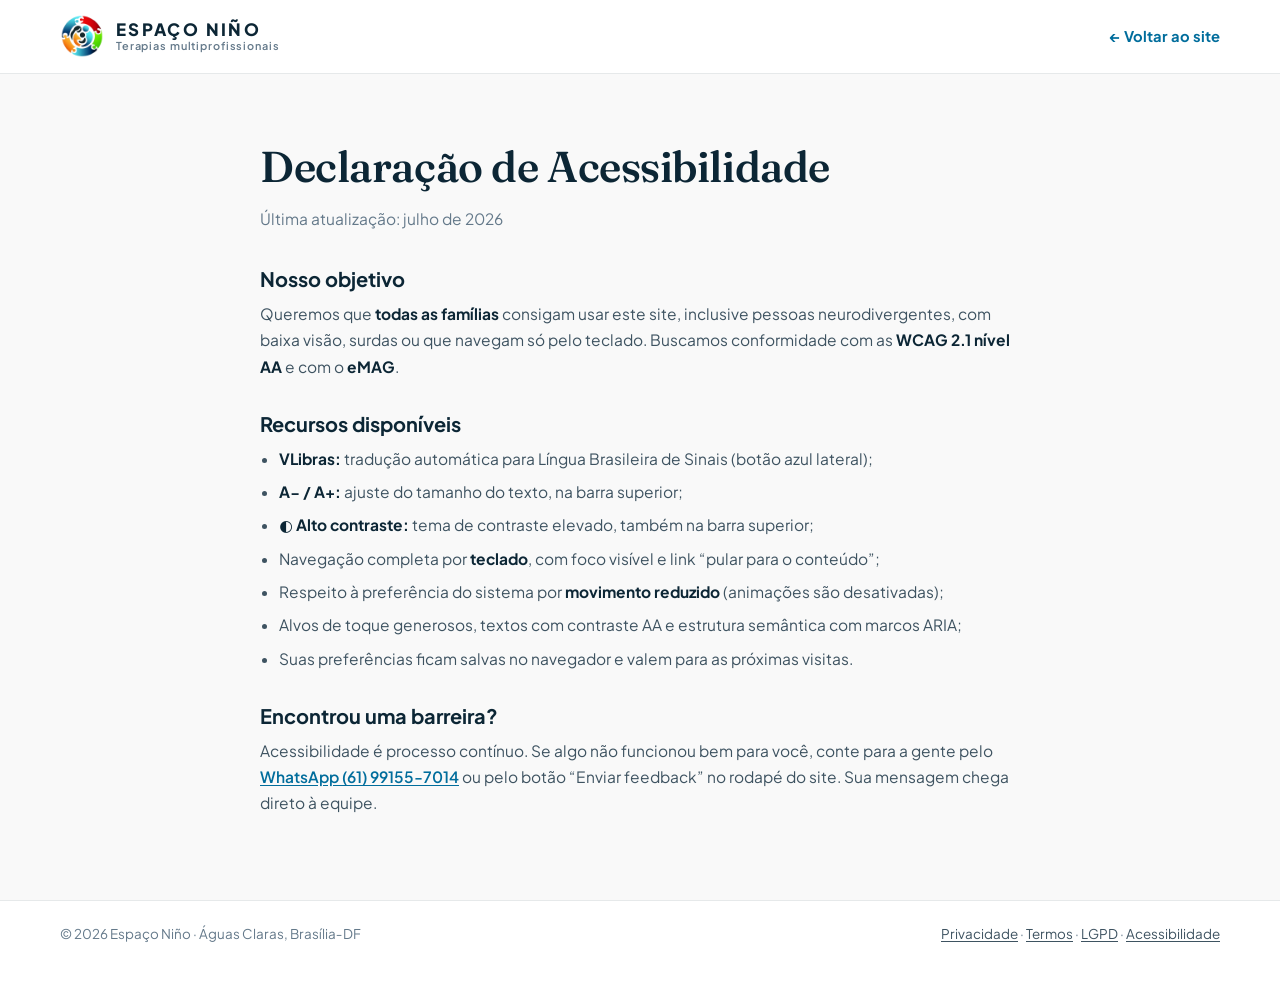
<file: acessibilidade.html>
<!DOCTYPE html>
<html lang="pt-BR" dir="ltr">
<head>
  <meta charset="UTF-8">
  <meta name="viewport" content="width=device-width, initial-scale=1">
  <title>Declaração de Acessibilidade · Espaço Niño</title>
  <meta name="robots" content="noindex, follow">
  <link rel="icon" href="assets/favicon.ico" sizes="48x48">
  <link rel="icon" type="image/png" sizes="32x32" href="assets/favicon-32.png">
  <link rel="icon" type="image/png" sizes="64x64" href="assets/favicon.png">
  <link rel="apple-touch-icon" href="assets/apple-touch-icon.png">
  <link rel="preconnect" href="https://fonts.googleapis.com">
  <link rel="preconnect" href="https://fonts.gstatic.com" crossorigin>
  <link href="https://fonts.googleapis.com/css2?family=Fraunces:ital,opsz,wght@0,9..144,340..620;1,9..144,340..620&family=Plus+Jakarta+Sans:wght@400;500;600;700;800&family=Big+Shoulders+Display:wght@500;600;700&display=swap" rel="stylesheet">
  <link rel="stylesheet" href="css/main.css">
  <script>/* aplica preferências de acessibilidade salvas */
  try { var s = localStorage, f = s.getItem('nino-fs');
    if (f) document.documentElement.dataset.fs = f;
    if (s.getItem('nino-hc') === '1') document.documentElement.classList.add('hc');
  } catch (e) {}</script>
</head>
<body>

<header class="legal-top">
  <div class="container legal-top__inner">
    <a class="brand" href="index.html" aria-label="Espaço Niño, voltar ao início">
      <img class="brand__icon" src="assets/marca-icone.webp" alt="" width="44" height="44">
      <span class="brand__text">
        <span class="brand__name">Espaço&nbsp;Niño</span>
        <span class="brand__tag">Terapias multiprofissionais</span>
      </span>
    </a>
    <a class="textlink" href="index.html">← Voltar ao site</a>
  </div>
</header>

<main class="legal container">
  <h1>Declaração de Acessibilidade</h1>
  <p class="legal__date">Última atualização: julho de 2026</p>

  <h2>Nosso objetivo</h2>
  <p>Queremos que <strong>todas as famílias</strong> consigam usar este site, inclusive pessoas neurodivergentes,
  com baixa visão, surdas ou que navegam só pelo teclado. Buscamos conformidade com as
  <strong>WCAG 2.1 nível AA</strong> e com o <strong>eMAG</strong>.</p>

  <h2>Recursos disponíveis</h2>
  <ul>
    <li><strong>VLibras:</strong> tradução automática para Língua Brasileira de Sinais (botão azul lateral);</li>
    <li><strong>A− / A+:</strong> ajuste do tamanho do texto, na barra superior;</li>
    <li><strong>◐ Alto contraste:</strong> tema de contraste elevado, também na barra superior;</li>
    <li>Navegação completa por <strong>teclado</strong>, com foco visível e link “pular para o conteúdo”;</li>
    <li>Respeito à preferência do sistema por <strong>movimento reduzido</strong> (animações são desativadas);</li>
    <li>Alvos de toque generosos, textos com contraste AA e estrutura semântica com marcos ARIA;</li>
    <li>Suas preferências ficam salvas no navegador e valem para as próximas visitas.</li>
  </ul>

  <h2>Encontrou uma barreira?</h2>
  <p>Acessibilidade é processo contínuo. Se algo não funcionou bem para você, conte para a gente pelo
  <a href="https://wa.me/5561991557014" target="_blank" rel="noopener">WhatsApp (61)&nbsp;99155‑7014</a> ou pelo botão “Enviar feedback” no rodapé do site. Sua mensagem chega direto à equipe.</p>

</main>

<footer class="legal-foot">
  <div class="container">
    <p>© 2026 Espaço Niño · Águas Claras, Brasília‑DF</p>
    <p><a href="privacidade.html">Privacidade</a> · <a href="termos.html">Termos</a> · <a href="lgpd.html">LGPD</a> · <a href="acessibilidade.html">Acessibilidade</a></p>
  </div>
</footer>

</body>
</html>
</file>
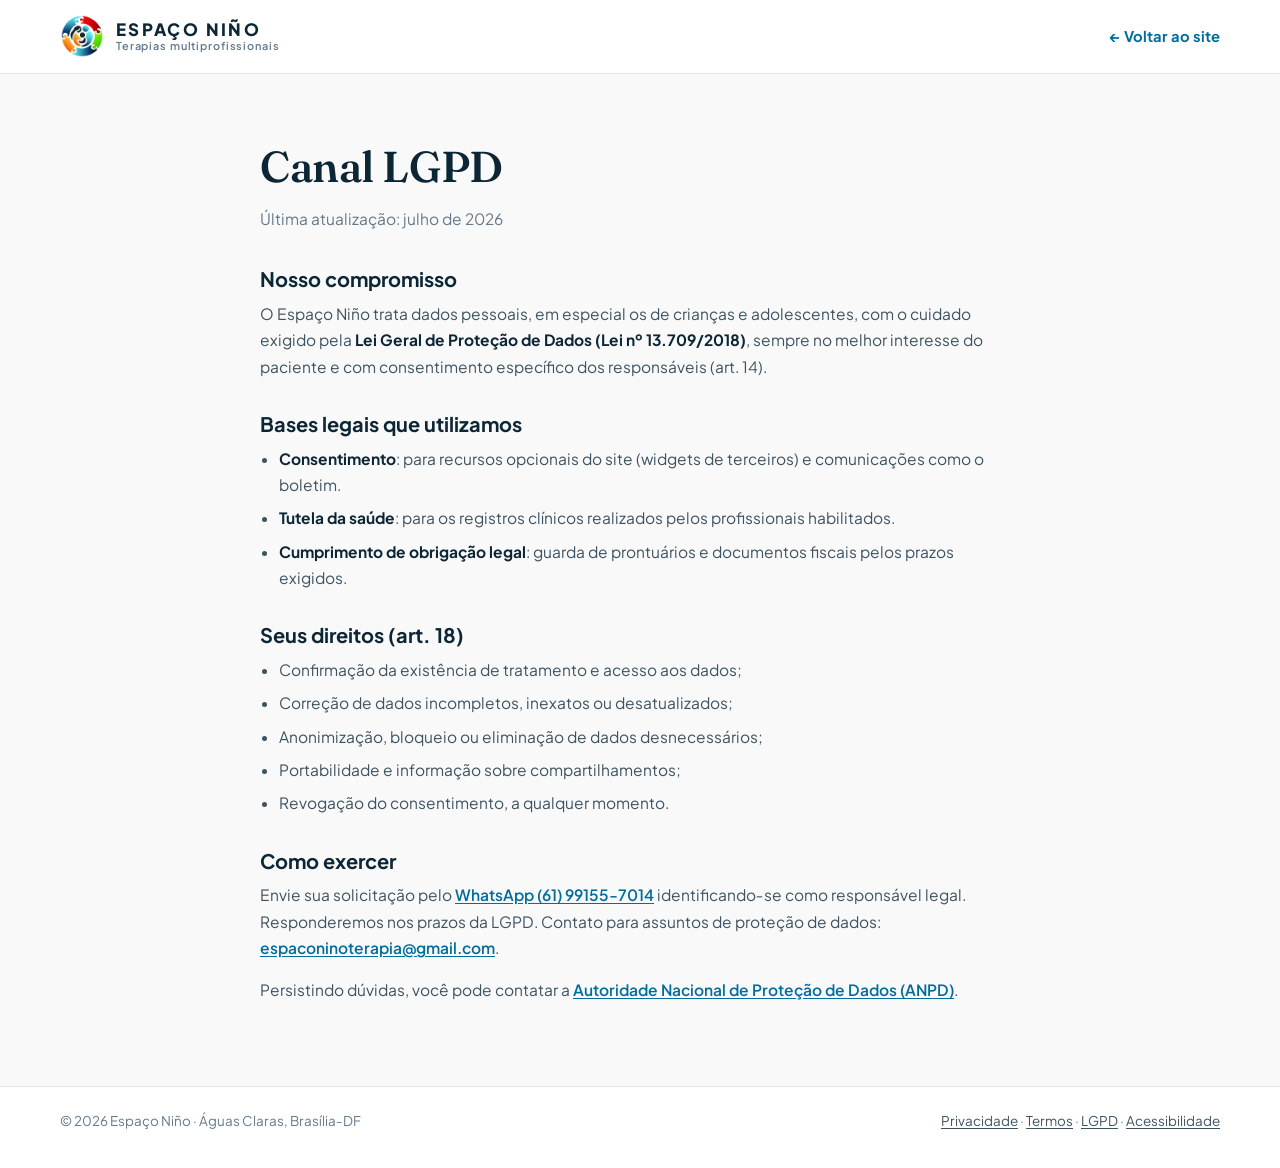
<file: lgpd.html>
<!DOCTYPE html>
<html lang="pt-BR" dir="ltr">
<head>
  <meta charset="UTF-8">
  <meta name="viewport" content="width=device-width, initial-scale=1">
  <title>Canal LGPD · Espaço Niño</title>
  <meta name="robots" content="noindex, follow">
  <link rel="icon" href="assets/favicon.ico" sizes="48x48">
  <link rel="icon" type="image/png" sizes="32x32" href="assets/favicon-32.png">
  <link rel="icon" type="image/png" sizes="64x64" href="assets/favicon.png">
  <link rel="apple-touch-icon" href="assets/apple-touch-icon.png">
  <link rel="preconnect" href="https://fonts.googleapis.com">
  <link rel="preconnect" href="https://fonts.gstatic.com" crossorigin>
  <link href="https://fonts.googleapis.com/css2?family=Fraunces:ital,opsz,wght@0,9..144,340..620;1,9..144,340..620&family=Plus+Jakarta+Sans:wght@400;500;600;700;800&family=Big+Shoulders+Display:wght@500;600;700&display=swap" rel="stylesheet">
  <link rel="stylesheet" href="css/main.css">
  <script>/* aplica preferências de acessibilidade salvas */
  try { var s = localStorage, f = s.getItem('nino-fs');
    if (f) document.documentElement.dataset.fs = f;
    if (s.getItem('nino-hc') === '1') document.documentElement.classList.add('hc');
  } catch (e) {}</script>
</head>
<body>

<header class="legal-top">
  <div class="container legal-top__inner">
    <a class="brand" href="index.html" aria-label="Espaço Niño, voltar ao início">
      <img class="brand__icon" src="assets/marca-icone.webp" alt="" width="44" height="44">
      <span class="brand__text">
        <span class="brand__name">Espaço&nbsp;Niño</span>
        <span class="brand__tag">Terapias multiprofissionais</span>
      </span>
    </a>
    <a class="textlink" href="index.html">← Voltar ao site</a>
  </div>
</header>

<main class="legal container">
  <h1>Canal LGPD</h1>
  <p class="legal__date">Última atualização: julho de 2026</p>

  <h2>Nosso compromisso</h2>
  <p>O Espaço Niño trata dados pessoais, em especial os de crianças e adolescentes, com o cuidado exigido pela
  <strong>Lei Geral de Proteção de Dados (Lei nº 13.709/2018)</strong>, sempre no melhor interesse do paciente e
  com consentimento específico dos responsáveis (art. 14).</p>

  <h2>Bases legais que utilizamos</h2>
  <ul>
    <li><strong>Consentimento</strong>: para recursos opcionais do site (widgets de terceiros) e comunicações como o boletim.</li>
    <li><strong>Tutela da saúde</strong>: para os registros clínicos realizados pelos profissionais habilitados.</li>
    <li><strong>Cumprimento de obrigação legal</strong>: guarda de prontuários e documentos fiscais pelos prazos exigidos.</li>
  </ul>

  <h2>Seus direitos (art. 18)</h2>
  <ul>
    <li>Confirmação da existência de tratamento e acesso aos dados;</li>
    <li>Correção de dados incompletos, inexatos ou desatualizados;</li>
    <li>Anonimização, bloqueio ou eliminação de dados desnecessários;</li>
    <li>Portabilidade e informação sobre compartilhamentos;</li>
    <li>Revogação do consentimento, a qualquer momento.</li>
  </ul>

  <h2>Como exercer</h2>
  <p>Envie sua solicitação pelo <a href="https://wa.me/5561991557014" target="_blank" rel="noopener">WhatsApp (61)&nbsp;99155‑7014</a> identificando‑se como responsável legal. Responderemos nos prazos da LGPD.
  Contato para assuntos de proteção de dados: <a href="mailto:espaconinoterapia@gmail.com">espaconinoterapia@gmail.com</a>.</p>
  <p>Persistindo dúvidas, você pode contatar a <a href="https://www.gov.br/anpd" target="_blank" rel="noopener">Autoridade Nacional de Proteção de Dados (ANPD)</a>.</p>

</main>

<footer class="legal-foot">
  <div class="container">
    <p>© 2026 Espaço Niño · Águas Claras, Brasília‑DF</p>
    <p><a href="privacidade.html">Privacidade</a> · <a href="termos.html">Termos</a> · <a href="lgpd.html">LGPD</a> · <a href="acessibilidade.html">Acessibilidade</a></p>
  </div>
</footer>

</body>
</html>
</file>
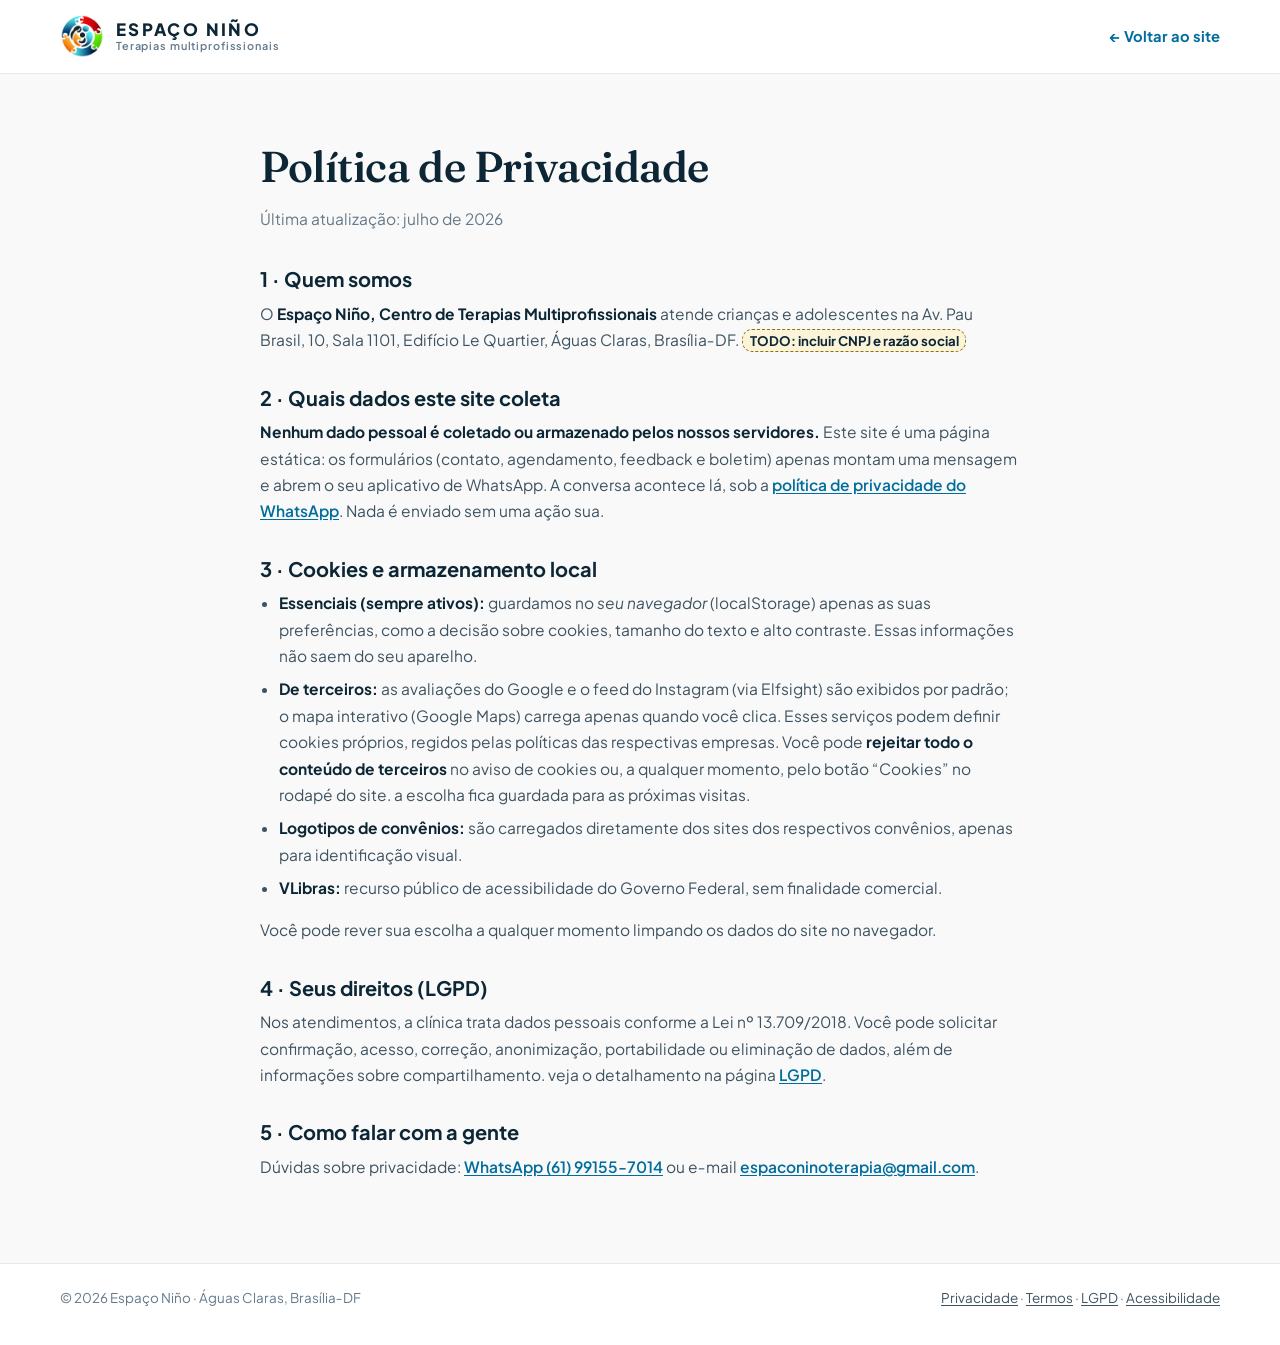
<file: privacidade.html>
<!DOCTYPE html>
<html lang="pt-BR" dir="ltr">
<head>
  <meta charset="UTF-8">
  <meta name="viewport" content="width=device-width, initial-scale=1">
  <title>Política de Privacidade · Espaço Niño</title>
  <meta name="robots" content="noindex, follow">
  <link rel="icon" href="assets/favicon.ico" sizes="48x48">
  <link rel="icon" type="image/png" sizes="32x32" href="assets/favicon-32.png">
  <link rel="icon" type="image/png" sizes="64x64" href="assets/favicon.png">
  <link rel="apple-touch-icon" href="assets/apple-touch-icon.png">
  <link rel="preconnect" href="https://fonts.googleapis.com">
  <link rel="preconnect" href="https://fonts.gstatic.com" crossorigin>
  <link href="https://fonts.googleapis.com/css2?family=Fraunces:ital,opsz,wght@0,9..144,340..620;1,9..144,340..620&family=Plus+Jakarta+Sans:wght@400;500;600;700;800&family=Big+Shoulders+Display:wght@500;600;700&display=swap" rel="stylesheet">
  <link rel="stylesheet" href="css/main.css">
  <script>/* aplica preferências de acessibilidade salvas */
  try { var s = localStorage, f = s.getItem('nino-fs');
    if (f) document.documentElement.dataset.fs = f;
    if (s.getItem('nino-hc') === '1') document.documentElement.classList.add('hc');
  } catch (e) {}</script>
</head>
<body>

<header class="legal-top">
  <div class="container legal-top__inner">
    <a class="brand" href="index.html" aria-label="Espaço Niño, voltar ao início">
      <img class="brand__icon" src="assets/marca-icone.webp" alt="" width="44" height="44">
      <span class="brand__text">
        <span class="brand__name">Espaço&nbsp;Niño</span>
        <span class="brand__tag">Terapias multiprofissionais</span>
      </span>
    </a>
    <a class="textlink" href="index.html">← Voltar ao site</a>
  </div>
</header>

<main class="legal container">
  <h1>Política de Privacidade</h1>
  <p class="legal__date">Última atualização: julho de 2026</p>

  <h2>1 · Quem somos</h2>
  <p>O <strong>Espaço Niño, Centro de Terapias Multiprofissionais</strong> atende crianças e adolescentes na
  Av. Pau Brasil, 10, Sala 1101, Edifício Le Quartier, Águas Claras, Brasília‑DF. <span class="todo">TODO: incluir CNPJ e razão social</span></p>

  <h2>2 · Quais dados este site coleta</h2>
  <p><strong>Nenhum dado pessoal é coletado ou armazenado pelos nossos servidores.</strong> Este site é uma página
  estática: os formulários (contato, agendamento, feedback e boletim) apenas montam uma mensagem e abrem o seu
  aplicativo de WhatsApp. A conversa acontece lá, sob a <a href="https://www.whatsapp.com/legal/privacy-policy" target="_blank" rel="noopener">política de privacidade do WhatsApp</a>.
  Nada é enviado sem uma ação sua.</p>

  <h2>3 · Cookies e armazenamento local</h2>
  <ul>
    <li><strong>Essenciais (sempre ativos):</strong> guardamos no <em>seu navegador</em> (localStorage) apenas as suas
    preferências, como a decisão sobre cookies, tamanho do texto e alto contraste. Essas informações não saem do seu aparelho.</li>
    <li><strong>De terceiros:</strong> as avaliações do Google e o feed do Instagram (via Elfsight) são exibidos
    por padrão; o mapa interativo (Google Maps) carrega apenas quando você clica. Esses serviços podem definir
    cookies próprios, regidos pelas políticas das respectivas empresas. Você pode <strong>rejeitar todo o conteúdo
    de terceiros</strong> no aviso de cookies ou, a qualquer momento, pelo botão “Cookies” no rodapé do site.
    a escolha fica guardada para as próximas visitas.</li>
    <li><strong>Logotipos de convênios:</strong> são carregados diretamente dos sites dos respectivos convênios,
    apenas para identificação visual.</li>
    <li><strong>VLibras:</strong> recurso público de acessibilidade do Governo Federal, sem finalidade comercial.</li>
  </ul>
  <p>Você pode rever sua escolha a qualquer momento limpando os dados do site no navegador.</p>

  <h2>4 · Seus direitos (LGPD)</h2>
  <p>Nos atendimentos, a clínica trata dados pessoais conforme a Lei nº 13.709/2018. Você pode solicitar confirmação,
  acesso, correção, anonimização, portabilidade ou eliminação de dados, além de informações sobre compartilhamento.
  veja o detalhamento na página <a href="lgpd.html">LGPD</a>.</p>

  <h2>5 · Como falar com a gente</h2>
  <p>Dúvidas sobre privacidade: <a href="https://wa.me/5561991557014" target="_blank" rel="noopener">WhatsApp (61)&nbsp;99155‑7014</a> ou e‑mail <a href="mailto:espaconinoterapia@gmail.com">espaconinoterapia@gmail.com</a>.</p>

</main>

<footer class="legal-foot">
  <div class="container">
    <p>© 2026 Espaço Niño · Águas Claras, Brasília‑DF</p>
    <p><a href="privacidade.html">Privacidade</a> · <a href="termos.html">Termos</a> · <a href="lgpd.html">LGPD</a> · <a href="acessibilidade.html">Acessibilidade</a></p>
  </div>
</footer>

</body>
</html>
</file>
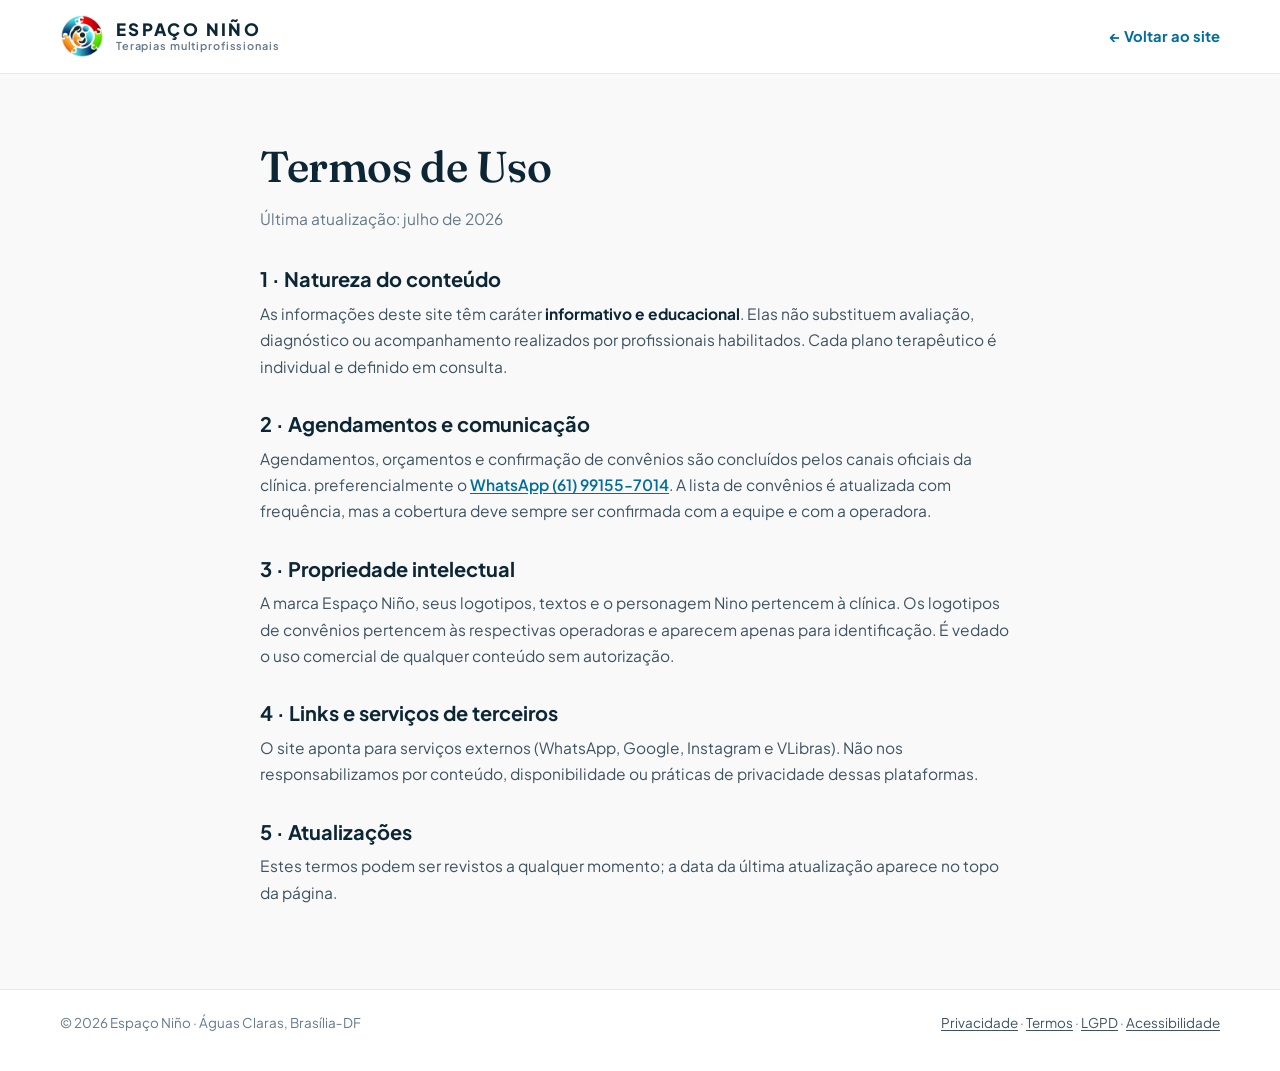
<file: termos.html>
<!DOCTYPE html>
<html lang="pt-BR" dir="ltr">
<head>
  <meta charset="UTF-8">
  <meta name="viewport" content="width=device-width, initial-scale=1">
  <title>Termos de Uso · Espaço Niño</title>
  <meta name="robots" content="noindex, follow">
  <link rel="icon" href="assets/favicon.ico" sizes="48x48">
  <link rel="icon" type="image/png" sizes="32x32" href="assets/favicon-32.png">
  <link rel="icon" type="image/png" sizes="64x64" href="assets/favicon.png">
  <link rel="apple-touch-icon" href="assets/apple-touch-icon.png">
  <link rel="preconnect" href="https://fonts.googleapis.com">
  <link rel="preconnect" href="https://fonts.gstatic.com" crossorigin>
  <link href="https://fonts.googleapis.com/css2?family=Fraunces:ital,opsz,wght@0,9..144,340..620;1,9..144,340..620&family=Plus+Jakarta+Sans:wght@400;500;600;700;800&family=Big+Shoulders+Display:wght@500;600;700&display=swap" rel="stylesheet">
  <link rel="stylesheet" href="css/main.css">
  <script>/* aplica preferências de acessibilidade salvas */
  try { var s = localStorage, f = s.getItem('nino-fs');
    if (f) document.documentElement.dataset.fs = f;
    if (s.getItem('nino-hc') === '1') document.documentElement.classList.add('hc');
  } catch (e) {}</script>
</head>
<body>

<header class="legal-top">
  <div class="container legal-top__inner">
    <a class="brand" href="index.html" aria-label="Espaço Niño, voltar ao início">
      <img class="brand__icon" src="assets/marca-icone.webp" alt="" width="44" height="44">
      <span class="brand__text">
        <span class="brand__name">Espaço&nbsp;Niño</span>
        <span class="brand__tag">Terapias multiprofissionais</span>
      </span>
    </a>
    <a class="textlink" href="index.html">← Voltar ao site</a>
  </div>
</header>

<main class="legal container">
  <h1>Termos de Uso</h1>
  <p class="legal__date">Última atualização: julho de 2026</p>

  <h2>1 · Natureza do conteúdo</h2>
  <p>As informações deste site têm caráter <strong>informativo e educacional</strong>. Elas não substituem avaliação,
  diagnóstico ou acompanhamento realizados por profissionais habilitados. Cada plano terapêutico é individual e
  definido em consulta.</p>

  <h2>2 · Agendamentos e comunicação</h2>
  <p>Agendamentos, orçamentos e confirmação de convênios são concluídos pelos canais oficiais da clínica.
  preferencialmente o <a href="https://wa.me/5561991557014" target="_blank" rel="noopener">WhatsApp (61)&nbsp;99155‑7014</a>. A lista de convênios é atualizada com frequência, mas a cobertura deve sempre ser
  confirmada com a equipe e com a operadora.</p>

  <h2>3 · Propriedade intelectual</h2>
  <p>A marca Espaço Niño, seus logotipos, textos e o personagem Nino pertencem à clínica. Os logotipos de convênios
  pertencem às respectivas operadoras e aparecem apenas para identificação. É vedado o uso comercial de qualquer
  conteúdo sem autorização.</p>

  <h2>4 · Links e serviços de terceiros</h2>
  <p>O site aponta para serviços externos (WhatsApp, Google, Instagram e VLibras). Não nos responsabilizamos
  por conteúdo, disponibilidade ou práticas de privacidade dessas plataformas.</p>

  <h2>5 · Atualizações</h2>
  <p>Estes termos podem ser revistos a qualquer momento; a data da última atualização aparece no topo da página.</p>

</main>

<footer class="legal-foot">
  <div class="container">
    <p>© 2026 Espaço Niño · Águas Claras, Brasília‑DF</p>
    <p><a href="privacidade.html">Privacidade</a> · <a href="termos.html">Termos</a> · <a href="lgpd.html">LGPD</a> · <a href="acessibilidade.html">Acessibilidade</a></p>
  </div>
</footer>

</body>
</html>
</file>
<file: css/main.css>
:root{--rio: #0194D4;--mata: #039739;--sol: #E4C333;--coral: #C31C13;--paper: #F9F9F9;--white: #FFFFFF;--ink: #0C2635;--ink-2: #16405A;--body: #3E5361;--muted: #64798a;--rio-deep: #016D9C;--mata-deep: #027A2E;--sol-deep: #8F7112;--rio-tint: #E7F4FB;--mata-tint: #E6F5EC;--sol-tint: #FBF4D9;--coral-tint: #FAEAE8;--hairline: rgba(12, 38, 53, 0.10);--radius: 20px;--radius-lg: 28px;--shadow-sm: 0 2px 10px rgba(12, 38, 53, 0.06);--shadow-md: 0 14px 40px -12px rgba(12, 38, 53, 0.16);--shadow-lg: 0 30px 70px -20px rgba(12, 38, 53, 0.28);--font-display: "Fraunces", Georgia, "Times New Roman", serif;--font-sans: "Garet", "Plus Jakarta Sans", "Segoe UI", system-ui, -apple-system, sans-serif;--font-caps: "Big Shoulders Display", var(--font-sans);--ease: cubic-bezier(0.22, 0.61, 0.25, 1)}*,*::before,*::after{box-sizing:border-box}html{scroll-behavior:smooth;-webkit-text-size-adjust:100%}body{margin:0;font-family:var(--font-sans);font-size:1rem;line-height:1.7;color:var(--body);background:var(--paper);-webkit-font-smoothing:antialiased;text-rendering:optimizeLegibility}img{max-width:100%;height:auto;display:block}ul,ol{margin:0;padding:0;list-style:none}p{margin:0 0 1em}h1,h2,h3,h4{margin:0 0 .5em;color:var(--ink);line-height:1.2}h3,h4{font-family:var(--font-sans);font-weight:700}a{color:var(--rio-deep);text-decoration:none}hr{border:0;border-top:1px solid var(--hairline)}strong{color:var(--ink);font-weight:700}::selection{background:var(--rio-tint);color:var(--ink)}:focus-visible{outline:2px solid var(--rio);outline-offset:3px;border-radius:4px}[id]{scroll-margin-top:96px}.visually-hidden{position:absolute !important;width:1px;height:1px;margin:-1px;padding:0;overflow:hidden;clip:rect(0 0 0 0);white-space:nowrap;border:0}.skip-link{position:fixed;top:12px;left:12px;z-index:200;padding:.7rem 1.2rem;background:var(--ink);color:var(--white);border-radius:999px;font-weight:600;font-size:.9rem;transform:translateY(-200%);transition:transform .25s var(--ease)}.skip-link:focus{transform:none}.ic{width:1.15em;height:1.15em;flex:none;fill:none;stroke:currentColor;stroke-width:1.7;stroke-linecap:round;stroke-linejoin:round;vertical-align:-0.18em}.container{width:min(1160px,100% - 2.6rem);margin-inline:auto}.container--narrow{width:min(800px,100% - 2.6rem)}.section{padding-block:clamp(4.2rem,8vw,7rem)}.section--white{background:var(--white);border-block:1px solid var(--hairline)}.section__head{max-width:720px;margin-bottom:clamp(2.4rem,5vw,3.6rem)}.section__head--onink .section__title{color:var(--white)}.section__title{font-family:var(--font-display);font-weight:520;font-size:clamp(1.9rem,3.6vw,2.75rem);letter-spacing:-0.015em;line-height:1.12}.section__title em{font-style:italic;color:var(--rio-deep)}.section__lead{font-size:clamp(1.02rem,1.5vw,1.12rem);color:var(--muted);max-width:60ch}.eyebrow{display:inline-flex;align-items:center;gap:.65rem;margin:0 0 1.1rem;font-size:.76rem;font-weight:700;letter-spacing:.16em;text-transform:uppercase;color:var(--muted)}.eyebrow__dots{display:inline-grid;grid-template-columns:repeat(2, 5px);gap:3px}.eyebrow__dots i{width:5px;height:5px;border-radius:50%}.eyebrow__dots i:nth-child(1){background:var(--rio)}.eyebrow__dots i:nth-child(2){background:var(--mata)}.eyebrow__dots i:nth-child(3){background:var(--sol)}.eyebrow__dots i:nth-child(4){background:var(--coral)}.eyebrow--onink{color:hsla(0,0%,100%,.66)}.textlink{display:inline-flex;align-items:center;gap:.4rem;font-weight:700;font-size:.92rem;color:var(--rio-deep)}.textlink .ic{transition:transform .3s var(--ease)}.textlink:hover .ic{transform:translateX(4px)}.textlink--onink{color:var(--white)}.dot{display:inline-block;width:9px;height:9px;border-radius:50%;flex:none}.dot--rio{background:var(--rio)}.dot--mata{background:var(--mata)}.dot--sol{background:var(--sol)}.btn{display:inline-flex;align-items:center;justify-content:center;gap:.55rem;min-height:50px;padding:.7rem 1.7rem;border:1.5px solid rgba(0,0,0,0);border-radius:999px;font-family:var(--font-sans);font-size:.97rem;font-weight:700;letter-spacing:.01em;line-height:1.2;cursor:pointer;transition:transform .28s var(--ease),box-shadow .28s var(--ease),background-color .28s var(--ease),border-color .28s var(--ease),color .28s var(--ease)}.btn .ic{width:1.2em;height:1.2em}.btn--primary{background:var(--ink);color:var(--white)}.btn--primary:hover{background:var(--ink-2);transform:translateY(-2px);box-shadow:var(--shadow-md)}.btn--ghost{background:rgba(0,0,0,0);border-color:rgba(12,38,53,.22);color:var(--ink)}.btn--ghost:hover{background:var(--white);border-color:var(--rio);color:var(--rio-deep);transform:translateY(-2px);box-shadow:var(--shadow-sm)}.btn--wa{background:var(--mata-deep);color:var(--white)}.btn--wa:hover{background:#036a28;transform:translateY(-2px);box-shadow:0 16px 34px -12px rgba(3,122,46,.55)}.btn--sm{min-height:42px;padding:.45rem 1.25rem;font-size:.9rem}.btn--lg{min-height:56px;padding:.85rem 2rem}.btn--block{width:100%}.btn:active{transform:translateY(0)}.topbar{background:var(--ink);color:hsla(0,0%,100%,.82);font-size:.8rem}.topbar__inner{display:flex;align-items:center;justify-content:space-between;gap:1.5rem;min-height:40px;padding-block:.35rem}.topbar__item{display:inline-flex;align-items:center;gap:.45rem;color:inherit;white-space:nowrap}.topbar__item .ic{width:1em;height:1em;opacity:.85}.topbar a.topbar__item:hover{color:var(--white)}@media(max-width: 860px){.topbar__hours{display:none}}@media(max-width: 640px){.topbar__inner{justify-content:center}.topbar__item:not(:first-child){display:none}.topbar__item span{white-space:normal;text-align:center;line-height:1.35}}.site-header{position:sticky;top:0;z-index:90;background:hsla(0,0%,100%,.74);-webkit-backdrop-filter:blur(18px) saturate(1.5);backdrop-filter:blur(18px) saturate(1.5)}@supports not (backdrop-filter: blur(1px)){.site-header{background:hsla(0,0%,100%,.96)}}.site-header{border-bottom:1px solid var(--hairline);transition:box-shadow .3s var(--ease)}.site-header.is-scrolled{box-shadow:var(--shadow-md)}.site-header__inner{display:flex;align-items:center;gap:1.6rem;min-height:76px}.site-header__cta{margin-left:.4rem}@media(max-width: 1080px){.site-header__cta{display:none}}.brand{display:inline-flex;align-items:center;gap:.75rem;margin-right:auto}.brand__icon{width:44px;height:44px}.brand__text{display:flex;flex-direction:column;line-height:1.15}.brand__name{font-weight:800;font-size:1.06rem;letter-spacing:.14em;text-transform:uppercase;color:var(--ink)}.brand__tag{font-size:.68rem;font-weight:600;letter-spacing:.08em;color:var(--muted)}@media(max-width: 640px){.brand__tag{display:none}.brand__name{font-size:.98rem}}.site-nav ul{display:flex;gap:1.7rem}.site-nav a{position:relative;padding-block:.4rem;font-size:.93rem;font-weight:600;color:rgba(12,38,53,.78)}.site-nav a::after{content:"";position:absolute;left:0;right:0;bottom:0;height:2.5px;border-radius:2px;background:linear-gradient(90deg, var(--rio), var(--mata), var(--sol), var(--coral));transform:scaleX(0);transform-origin:left;transition:transform .32s var(--ease)}.site-nav a:hover{color:var(--ink)}.site-nav a:hover::after{transform:scaleX(1)}@media(max-width: 1080px){.site-nav{display:none}}.nav-toggle{display:none;position:relative;width:46px;height:46px;border:1.5px solid rgba(12,38,53,.2);border-radius:50%;background:rgba(0,0,0,0);cursor:pointer}.nav-toggle__bar{position:absolute;left:50%;top:50%;width:18px;height:2px;border-radius:2px;background:var(--ink);transition:transform .3s var(--ease)}.nav-toggle__bar:nth-child(1){transform:translate(-50%, calc(-50% - 3.5px))}.nav-toggle__bar:nth-child(2){transform:translate(-50%, calc(-50% + 3.5px))}.nav-toggle[aria-expanded=true] .nav-toggle__bar:nth-child(1){transform:translate(-50%, -50%) rotate(45deg)}.nav-toggle[aria-expanded=true] .nav-toggle__bar:nth-child(2){transform:translate(-50%, -50%) rotate(-45deg)}@media(max-width: 1080px){.nav-toggle{display:block}}.mobile-menu{position:absolute;top:100%;left:0;right:0;background:hsla(0,0%,100%,.9);-webkit-backdrop-filter:blur(18px) saturate(1.5);backdrop-filter:blur(18px) saturate(1.5)}@supports not (backdrop-filter: blur(1px)){.mobile-menu{background:hsla(0,0%,100%,.96)}}.mobile-menu{border-bottom:1px solid var(--hairline);box-shadow:var(--shadow-lg);padding:1.4rem clamp(1.3rem,5vw,2.2rem) 1.8rem;animation:menu-in .35s var(--ease)}.mobile-menu ul{margin-bottom:1.2rem}.mobile-menu li+li{border-top:1px solid var(--hairline)}.mobile-menu a:not(.btn){display:block;padding:.85rem .2rem;font-size:1.02rem;font-weight:600;color:var(--ink)}.mobile-menu__note{margin:1.1rem 0 0;font-size:.82rem;color:var(--muted);text-align:center;line-height:1.55}@keyframes menu-in{from{opacity:0;transform:translateY(-8px)}to{opacity:1;transform:none}}.hero{position:relative;overflow:hidden;padding:clamp(3.4rem,6.5vw,5.8rem) 0 clamp(4rem,8vw,6.8rem)}.hero::after{content:"";position:absolute;inset:0;pointer-events:none;opacity:.05;background-image:url("data:image/svg+xml,%3Csvg xmlns='http://www.w3.org/2000/svg' width='160' height='160'%3E%3Cfilter id='n'%3E%3CfeTurbulence type='fractalNoise' baseFrequency='0.9' numOctaves='2'/%3E%3C/filter%3E%3Crect width='160' height='160' filter='url(%23n)'/%3E%3C/svg%3E")}.hero__aurora{position:absolute;inset:0;pointer-events:none}.hero__aurora .aurora{position:absolute;border-radius:50%;filter:blur(80px);opacity:.55}.hero__aurora .aurora--rio{width:620px;height:620px;top:-260px;right:-160px;background:var(--rio-tint)}.hero__aurora .aurora--sol{width:420px;height:420px;bottom:-200px;left:-140px;background:var(--sol-tint)}.hero__aurora .aurora--mata{width:380px;height:380px;top:30%;left:34%;background:var(--mata-tint);opacity:.4}.hero__grid{position:relative;z-index:1;display:grid;grid-template-columns:minmax(0, 1.05fr) minmax(0, 0.95fr);gap:clamp(2.5rem,5vw,4.5rem);align-items:center}@media(max-width: 860px){.hero__grid{grid-template-columns:1fr}}.hero__title{font-family:var(--font-display);font-weight:500;font-size:clamp(2.5rem,5.6vw,4.15rem);line-height:1.06;letter-spacing:-0.02em;margin-bottom:.5em}.hero__title em{font-style:italic;font-weight:480;color:var(--rio-deep)}.hero .lead{font-size:clamp(1.05rem,1.7vw,1.19rem);max-width:54ch;color:var(--body)}.hero__actions{display:flex;flex-wrap:wrap;gap:.8rem;margin-top:1.9rem}@media(max-width: 640px){.hero__actions{flex-direction:column;align-items:stretch}}.hero__proof{display:flex;flex-wrap:wrap;gap:.65rem 1.6rem;margin-top:1.9rem;padding-top:1.6rem;border-top:1px solid var(--hairline)}.hero__proof li{display:inline-flex;align-items:center;gap:.45rem;font-size:.9rem;font-weight:600;color:rgba(12,38,53,.75)}.hero__proof li .ic{color:var(--mata-deep);width:1.05em;height:1.05em}.hero__visual{position:relative;display:grid;place-items:center;min-height:480px}@media(max-width: 860px){.hero__visual{min-height:min(88vw,400px);margin-top:0}}.orbit{position:absolute;inset:0;margin:auto;width:min(520px,100%);aspect-ratio:1}.orbit__ring{position:absolute;inset:0;margin:auto;border-radius:50%}.orbit__ring--1{width:100%;height:100%;background:conic-gradient(var(--rio), var(--mata), var(--sol), var(--coral), var(--rio));-webkit-mask:radial-gradient(farthest-side, transparent calc(100% - 1.5px), #000 calc(100% - 1px));mask:radial-gradient(farthest-side, transparent calc(100% - 1.5px), #000 calc(100% - 1px));opacity:.65;animation:orbit-spin 90s linear infinite}.orbit__ring--2{width:74%;height:74%;border:1px solid rgba(12,38,53,.1)}.orbit__ring--3{width:48%;height:48%;border:1px dashed rgba(12,38,53,.12)}.orbit__spin{position:absolute;border-radius:50%;animation:orbit-spin linear infinite}.orbit__spin--a{inset:0;animation-duration:52s}.orbit__spin--b{inset:13%;animation-duration:70s;animation-direction:reverse;animation-delay:-18s}.orbit__spin--c{inset:13%;animation-duration:46s;animation-delay:-32s}.orbit__spin--d{inset:26%;animation-duration:60s;animation-direction:reverse;animation-delay:-9s}.orbit__dot{position:absolute;top:0;left:50%;width:13px;height:13px;border-radius:50%;transform:translate(-50%, -50%);border:2.5px solid var(--white)}.orbit__dot--rio{background:var(--rio);box-shadow:0 0 0 5px rgba(1,148,212,.14)}.orbit__dot--mata{background:var(--mata);box-shadow:0 0 0 5px rgba(3,151,57,.14)}.orbit__dot--sol{background:var(--sol);box-shadow:0 0 0 5px rgba(228,195,51,.2)}.orbit__dot--coral{background:var(--coral);box-shadow:0 0 0 5px rgba(195,28,19,.12)}@media(max-width: 860px){.orbit{display:none}}@keyframes orbit-spin{to{transform:rotate(1turn)}}.hero-card{position:relative;z-index:2;width:min(370px,100%);padding:1.8rem 1.7rem 1.6rem;border-radius:var(--radius-lg);background:hsla(0,0%,100%,.72);-webkit-backdrop-filter:blur(18px) saturate(1.5);backdrop-filter:blur(18px) saturate(1.5)}@supports not (backdrop-filter: blur(1px)){.hero-card{background:hsla(0,0%,100%,.96)}}.hero-card{border:1px solid hsla(0,0%,100%,.85);box-shadow:var(--shadow-lg)}.hero-card__head{display:flex;align-items:center;gap:.65rem;margin-bottom:.4rem}.hero-card__head img{width:30px;height:30px}.hero-card__head h2{margin:0;font-size:1.12rem;font-weight:800;letter-spacing:.01em}.hero-card__sub{font-size:.88rem;color:var(--muted);margin-bottom:1rem}.hero-card__list{display:grid;gap:.65rem}.hero-card__list li{display:flex;align-items:center;gap:.7rem;font-size:.94rem;font-weight:600;color:var(--ink)}.hero-card__rule{margin:1.2rem 0 .9rem}.hero-card__note{display:flex;align-items:flex-start;gap:.5rem;font-size:.8rem;color:var(--muted);margin-bottom:1.1rem}.hero-card__note .ic{margin-top:.15em}.marquee{display:flex;overflow:hidden;padding-block:1rem;border-block:1px solid var(--hairline);background:var(--white);-webkit-mask:linear-gradient(90deg, transparent, #000 8%, #000 92%, transparent);mask:linear-gradient(90deg, transparent, #000 8%, #000 92%, transparent)}.marquee__track{display:flex;align-items:center;gap:2.6rem;padding-right:2.6rem;flex:none;animation:marquee 38s linear infinite}.marquee__track span{font-size:.78rem;font-weight:700;letter-spacing:.17em;text-transform:uppercase;color:rgba(12,38,53,.55);white-space:nowrap}.marquee__track i{width:5px;height:5px;border-radius:50%;flex:none}.marquee__track i:nth-of-type(4n + 1){background:var(--rio)}.marquee__track i:nth-of-type(4n + 2){background:var(--mata)}.marquee__track i:nth-of-type(4n + 3){background:var(--sol)}.marquee__track i:nth-of-type(4n){background:var(--coral)}@keyframes marquee{to{transform:translateX(-100%)}}.essentials__grid{display:grid;grid-template-columns:repeat(3, 1fr);gap:1.4rem}@media(max-width: 860px){.essentials__grid{grid-template-columns:1fr}}.ess-card{padding:1.9rem 1.8rem;background:var(--paper);border:1px solid var(--hairline);border-radius:var(--radius);transition:transform .35s var(--ease),box-shadow .35s var(--ease),border-color .35s var(--ease)}.ess-card:hover{transform:translateY(-5px);box-shadow:var(--shadow-md);border-color:rgba(12,38,53,.16)}.ess-card__icon{display:inline-grid;place-items:center;width:52px;height:52px;border-radius:16px;margin-bottom:1.1rem}.ess-card__icon .ic{width:24px;height:24px}.ess-card__icon--rio{background:var(--rio-tint);color:var(--rio-deep)}.ess-card__icon--mata{background:var(--mata-tint);color:var(--mata-deep)}.ess-card__icon--sol{background:var(--sol-tint);color:var(--sol-deep)}.ess-card h3{font-size:1.12rem;margin-bottom:.4em}.ess-card p{font-size:.94rem;margin-bottom:1rem}.specialties__grid{display:grid;grid-template-columns:repeat(3, 1fr);gap:1.4rem}@media(max-width: 1080px){.specialties__grid{grid-template-columns:repeat(2, 1fr)}}@media(max-width: 640px){.specialties__grid{grid-template-columns:1fr}}.spec-card{--ac: var(--rio);--ac-tint: var(--rio-tint);position:relative;padding:1.9rem 1.8rem 1.7rem;background:var(--white);border:1px solid var(--hairline);border-radius:var(--radius);overflow:hidden;transition:transform .35s var(--ease),box-shadow .35s var(--ease),border-color .35s var(--ease)}.spec-card::before{content:"";position:absolute;top:0;left:0;right:0;height:3px;background:var(--ac);transform:scaleX(0);transform-origin:left;transition:transform .4s var(--ease)}.spec-card:hover{transform:translateY(-6px);box-shadow:var(--shadow-md);border-color:rgba(12,38,53,.15)}.spec-card:hover::before{transform:scaleX(1)}.spec-card:hover .spec-card__icon{background:var(--ac);color:var(--white)}.spec-card__icon{display:inline-grid;place-items:center;width:54px;height:54px;border-radius:16px;margin-bottom:1.15rem;background:var(--ac-tint);color:var(--ac);transition:background-color .35s var(--ease),color .35s var(--ease)}.spec-card__icon .ic{width:25px;height:25px}.spec-card h3{font-size:1.14rem;margin-bottom:.35em}.spec-card p{font-size:.94rem;margin:0}.method{display:flex;align-items:center;gap:1.8rem;margin-top:1.6rem;padding:2rem 2.2rem;background:var(--ink);border-radius:var(--radius-lg);color:hsla(0,0%,100%,.85);background-image:radial-gradient(600px 300px at 90% -40%, rgba(1, 148, 212, 0.28), transparent 70%)}.method__badge{display:grid;place-items:center;flex:none;width:62px;height:62px;border-radius:50%;background:hsla(0,0%,100%,.08);border:1px solid hsla(0,0%,100%,.2);color:var(--sol)}.method__badge .ic{width:27px;height:27px}.method__kicker{font-size:.73rem;font-weight:700;letter-spacing:.16em;text-transform:uppercase;color:hsla(0,0%,100%,.55);margin-bottom:.45rem}.method h3{color:var(--white);font-family:var(--font-display);font-weight:520;font-size:1.5rem;margin-bottom:.35em}.method__body p:last-child{margin:0;font-size:.96rem}.method__cta{flex:none;margin-left:auto;border-color:hsla(0,0%,100%,.35);color:var(--white)}.method__cta:hover{background:var(--white);border-color:var(--white);color:var(--ink)}@media(max-width: 860px){.method{flex-direction:column;align-items:flex-start}.method__cta{margin-left:0}}.ages__grid{display:grid;grid-template-columns:repeat(3, 1fr);gap:1.4rem}@media(max-width: 860px){.ages__grid{grid-template-columns:1fr}}.age-card{padding:2rem 1.9rem;border-radius:var(--radius);background:linear-gradient(170deg, var(--paper), var(--white) 55%);border:1px solid var(--hairline);transition:transform .35s var(--ease),box-shadow .35s var(--ease)}.age-card:hover{transform:translateY(-5px);box-shadow:var(--shadow-md)}.age-card__icon{display:inline-grid;place-items:center;width:50px;height:50px;border-radius:50%;margin-bottom:1.1rem;background:var(--ink);color:var(--sol)}.age-card__icon .ic{width:23px;height:23px}.age-card h3{font-size:1.13rem}.age-card p{font-size:.95rem;margin:0}.journey__steps{--line-top: 9px;display:grid;grid-template-columns:repeat(4, 1fr);gap:2rem 1.8rem;counter-reset:etapa}.journey__steps li{position:relative;padding-top:2.1rem}.journey__steps li::before{content:"";position:absolute;top:var(--line-top);left:0;width:calc(100% + 1.8rem);height:1.5px;background:var(--hairline)}.journey__steps li:last-child::before{width:100%}.journey__steps li::after{content:"";position:absolute;top:calc(var(--line-top) - 4.75px);left:0;width:12px;height:12px;border-radius:50%;background:var(--white);border:3px solid var(--rio)}.journey__steps li:nth-child(2)::after{border-color:var(--mata)}.journey__steps li:nth-child(3)::after{border-color:var(--sol)}.journey__steps li:nth-child(4)::after{border-color:var(--coral)}@media(max-width: 860px){.journey__steps{grid-template-columns:1fr;gap:2.2rem}.journey__steps li{padding:0 0 0 2.4rem}.journey__steps li::before{top:4px;left:5.25px;width:1.5px !important;height:calc(100% + 2.2rem)}.journey__steps li:last-child::before{height:calc(100% - 1rem)}.journey__steps li::after{top:4px;left:0}}.step__num{display:block;font-family:var(--font-display);font-style:italic;font-weight:480;font-size:1.55rem;color:rgba(12,38,53,.32);margin-bottom:.5rem}.step h3{font-size:1.12rem;margin-bottom:.35em}.step p{font-size:.93rem;margin:0}.plans__tools{display:flex;align-items:center;justify-content:space-between;flex-wrap:wrap;gap:1rem;margin-bottom:1.6rem}.plans__count{margin:0;font-size:.85rem;font-weight:600;color:var(--muted)}.plans__list{display:flex;flex-wrap:wrap;gap:.6rem}.plans__list li{padding:.5rem 1.05rem;border:1px solid var(--hairline);border-radius:999px;background:var(--paper);font-size:.83rem;font-weight:600;color:rgba(12,38,53,.78);transition:border-color .25s var(--ease),background-color .25s var(--ease)}.plans__list li:hover{border-color:var(--rio);background:var(--rio-tint)}.plans__list li.is-hidden{display:none}.plans__list li mark{background:var(--sol-tint);color:inherit;border-radius:3px;padding:0 1px}.plans__empty{margin-top:1.6rem;padding:1.8rem;border:1.5px dashed rgba(12,38,53,.2);border-radius:var(--radius);text-align:center}.plans__empty p{margin-bottom:1.1rem}.plans__note{display:flex;align-items:center;gap:.6rem;margin:1.8rem 0 0;font-size:.88rem;color:var(--muted)}.plans__note .ic{color:var(--mata-deep);flex:none}.search{display:flex;align-items:center;gap:.65rem;flex:1 1 340px;max-width:460px;padding:0 1.15rem;min-height:52px;background:var(--paper);border:1.5px solid var(--hairline);border-radius:999px;transition:border-color .25s var(--ease),box-shadow .25s var(--ease)}.search:focus-within{border-color:var(--rio);box-shadow:0 0 0 4px var(--rio-tint);background:var(--white)}.search .ic{color:var(--muted)}.search input{flex:1;min-width:0;border:0;background:rgba(0,0,0,0);font:inherit;font-size:.95rem;color:var(--ink)}.search input:focus{outline:none}.search input::placeholder{color:var(--muted)}.testimonials{position:relative;background:var(--ink);background-image:radial-gradient(700px 340px at 12% -10%, rgba(1, 148, 212, 0.25), transparent 70%),radial-gradient(560px 300px at 95% 110%, rgba(3, 151, 57, 0.16), transparent 70%);color:hsla(0,0%,100%,.82)}.testimonials .section__title em{color:var(--sol)}.testimonials__grid{display:grid;grid-template-columns:repeat(3, 1fr);gap:1.4rem}@media(max-width: 860px){.testimonials__grid{grid-template-columns:1fr}}.testimonials__more{margin:2.2rem 0 0;text-align:center}.quote-card{margin:0;padding:1.9rem 1.8rem;border-radius:var(--radius);background:hsla(0,0%,100%,.055);border:1px solid hsla(0,0%,100%,.13);-webkit-backdrop-filter:blur(8px);backdrop-filter:blur(8px);transition:transform .35s var(--ease),background-color .35s var(--ease)}.quote-card:hover{transform:translateY(-5px);background:hsla(0,0%,100%,.085)}.quote-card__stars{display:flex;gap:.2rem;margin-bottom:1rem;color:var(--sol)}.quote-card__stars .ic{width:16px;height:16px}.quote-card blockquote{margin:0 0 1.2rem;font-family:var(--font-display);font-style:italic;font-weight:420;font-size:1.1rem;line-height:1.55;color:hsla(0,0%,100%,.94)}.quote-card figcaption{font-size:.74rem;font-weight:700;letter-spacing:.13em;text-transform:uppercase;color:hsla(0,0%,100%,.5)}.faq__list{display:grid;gap:.9rem}.faq-item{background:var(--white);border:1px solid var(--hairline);border-radius:var(--radius);transition:border-color .3s var(--ease),box-shadow .3s var(--ease)}.faq-item[open]{border-color:rgba(1,148,212,.4);box-shadow:var(--shadow-sm)}.faq-item[open] .faq-item__chev{transform:rotate(45deg);color:var(--rio-deep)}.faq-item summary{display:flex;align-items:center;justify-content:space-between;gap:1rem;padding:1.2rem 1.5rem;cursor:pointer;list-style:none;font-weight:700;font-size:1.02rem;color:var(--ink)}.faq-item summary::-webkit-details-marker{display:none}.faq-item__chev{flex:none;width:20px;height:20px;color:var(--muted);transition:transform .3s var(--ease),color .3s var(--ease)}.faq-item__body{padding:0 1.5rem 1.3rem;animation:faq-in .35s var(--ease)}.faq-item__body p{margin:0;font-size:.96rem}@keyframes faq-in{from{opacity:0;transform:translateY(-4px)}to{opacity:1;transform:none}}.contact__panel{display:grid;grid-template-columns:minmax(0, 1fr) minmax(0, 1.12fr);border-radius:var(--radius-lg);overflow:hidden;box-shadow:var(--shadow-lg);border:1px solid var(--hairline)}@media(max-width: 860px){.contact__panel{grid-template-columns:1fr}}.contact__info{padding:clamp(2rem,4vw,3rem);background:var(--ink);background-image:radial-gradient(560px 380px at -10% 110%, rgba(1, 148, 212, 0.3), transparent 70%);color:hsla(0,0%,100%,.82)}.contact__info .section__title{color:var(--white);font-size:clamp(1.7rem,2.8vw,2.2rem)}.contact__info .section__title em{color:var(--sol)}.contact__lead{font-size:.99rem;margin-bottom:1.8rem}.contact__channels{display:grid;gap:1.15rem;margin-bottom:2rem}.contact__channels li{display:flex;gap:.85rem;font-size:.93rem;line-height:1.5}.contact__channels li>.ic{width:21px;height:21px;margin-top:.15rem;color:var(--sol)}.contact__channels li strong{display:block;color:var(--white);font-size:.78rem;font-weight:700;letter-spacing:.12em;text-transform:uppercase;margin-bottom:.15rem}.contact__channels li a{color:hsla(0,0%,100%,.88);text-decoration:underline;text-underline-offset:3px}.contact__channels li a:hover{color:var(--white)}.contact__qr{display:flex;align-items:center;gap:1.1rem;padding:1rem 1.1rem;background:hsla(0,0%,100%,.06);border:1px solid hsla(0,0%,100%,.14);border-radius:var(--radius)}.contact__qr img{width:96px;height:96px;border-radius:10px;background:var(--white);padding:6px}.contact__qr p{margin:0;font-size:.84rem;line-height:1.5}.contact__form{padding:clamp(2rem,4vw,3rem);background:var(--white)}.contact__form h3{font-size:1.35rem;margin-bottom:.3em}.contact__form-sub{font-size:.86rem;color:var(--muted);margin-bottom:1.6rem}.field{display:flex;flex-direction:column;gap:.4rem;margin-bottom:1.15rem}.field label{font-size:.84rem;font-weight:700;color:var(--ink)}.field label small{font-weight:500;color:var(--muted)}.field input,.field select,.field textarea{width:100%;min-height:52px;padding:.7rem 1rem;font:inherit;font-size:.97rem;color:var(--ink);background:var(--paper);border:1.5px solid var(--hairline);border-radius:13px;transition:border-color .25s var(--ease),box-shadow .25s var(--ease),background-color .25s var(--ease)}.field input:focus,.field select:focus,.field textarea:focus{outline:none;border-color:var(--rio);background:var(--white);box-shadow:0 0 0 4px var(--rio-tint)}.field textarea{resize:vertical;min-height:120px}.field select{appearance:none;background-image:url("data:image/svg+xml,%3Csvg xmlns='http://www.w3.org/2000/svg' width='14' height='14' viewBox='0 0 24 24' fill='none' stroke='%233E5361' stroke-width='2.2' stroke-linecap='round' stroke-linejoin='round'%3E%3Cpath d='m6 9 6 6 6-6'/%3E%3C/svg%3E");background-repeat:no-repeat;background-position:right 1rem center;padding-right:2.6rem}.field-row{display:grid;grid-template-columns:1fr 1fr;gap:1rem}@media(max-width: 640px){.field-row{grid-template-columns:1fr}}.form-error{padding:.7rem 1rem;margin-bottom:1rem;border-radius:12px;background:var(--coral-tint);border:1px solid rgba(195,28,19,.3);color:#8f1810;font-size:.88rem;font-weight:600}.map{margin-top:1.6rem;border-radius:var(--radius-lg);overflow:hidden;border:1px solid var(--hairline);min-height:380px;display:grid}.map iframe{width:100%;height:100%;min-height:380px;border:0;display:block}.map__facade{display:grid;place-items:center;align-content:center;gap:.4rem;text-align:center;padding:2.5rem 1.5rem;background:radial-gradient(480px 240px at 50% 0%, rgba(1, 148, 212, 0.09), transparent 70%),repeating-linear-gradient(45deg, rgba(12, 38, 53, 0.022) 0 14px, transparent 14px 28px),var(--paper)}.map__facade p{max-width:46ch}.map__pin{width:40px;height:40px;color:var(--coral);margin-bottom:.4rem}.map__actions{display:flex;flex-wrap:wrap;justify-content:center;gap:.7rem;margin-top:.6rem}.map__privacy{margin:.9rem 0 0;font-size:.76rem;color:var(--muted)}.footer{background:var(--ink);color:hsla(0,0%,100%,.72);font-size:.92rem}.footer__grid{display:grid;grid-template-columns:1.35fr 1fr 1fr 1fr;gap:2.6rem;padding-block:clamp(3.2rem,6vw,4.6rem) 2.8rem}@media(max-width: 1080px){.footer__grid{grid-template-columns:1fr 1fr}}@media(max-width: 640px){.footer__grid{grid-template-columns:1fr;gap:2.2rem}}.footer__brand img{width:132px;margin-bottom:1.1rem}.footer__brand p{max-width:32ch;font-size:.9rem}.footer__social{display:flex;gap:.7rem;margin-top:1.3rem}.footer__social a{display:grid;place-items:center;width:44px;height:44px;border-radius:50%;border:1px solid hsla(0,0%,100%,.24);color:hsla(0,0%,100%,.85);transition:background-color .3s var(--ease),color .3s var(--ease),border-color .3s var(--ease),transform .3s var(--ease)}.footer__social a .ic{width:19px;height:19px}.footer__social a:hover{background:var(--white);border-color:var(--white);color:var(--ink);transform:translateY(-3px)}.footer__col h3{color:var(--white);font-size:.78rem;font-weight:700;letter-spacing:.16em;text-transform:uppercase;margin-bottom:1.1rem}.footer__col li{padding-block:.32rem;line-height:1.55}.footer__col a{color:hsla(0,0%,100%,.72);transition:color .25s var(--ease)}.footer__col a:hover{color:var(--white);text-decoration:underline;text-underline-offset:3px}.footer__bottom{border-top:1px solid hsla(0,0%,100%,.12)}.footer__bottom-inner{display:flex;align-items:center;justify-content:space-between;flex-wrap:wrap;gap:.6rem 1.6rem;padding-block:1.3rem;font-size:.8rem;color:hsla(0,0%,100%,.5)}.footer__bottom-inner p{margin:0}.footer__legal a{color:hsla(0,0%,100%,.6)}.footer__legal a:hover{color:var(--white)}.fab-wa{position:fixed;right:20px;bottom:20px;z-index:80;display:grid;place-items:center;width:58px;height:58px;border-radius:50%;background:var(--mata);color:var(--white);box-shadow:0 14px 34px -8px rgba(3,122,46,.6);transition:transform .3s var(--ease),box-shadow .3s var(--ease)}.fab-wa .ic{width:27px;height:27px}.fab-wa::after{content:"";position:absolute;inset:0;border-radius:50%;border:2px solid var(--mata);animation:fab-pulse 2.8s var(--ease) infinite}.fab-wa:hover{transform:translateY(-4px) scale(1.05);box-shadow:0 20px 44px -10px rgba(3,122,46,.7)}@keyframes fab-pulse{0%{transform:scale(1);opacity:.7}70%{transform:scale(1.55);opacity:0}100%{transform:scale(1.55);opacity:0}}html.js .reveal{opacity:0;transform:translateY(18px);transition:opacity .75s var(--ease),transform .75s var(--ease);transition-delay:calc(var(--d, 0)*80ms)}html.js .reveal.is-in{opacity:1;transform:none}@media(prefers-reduced-motion: reduce){html{scroll-behavior:auto}*,*::before,*::after{animation-duration:.001s !important;animation-iteration-count:1 !important;transition-duration:.001s !important}html.js .reveal{opacity:1;transform:none}.marquee__track{animation:none}.orbit__ring--1,.orbit__spin{animation:none}.fab-wa::after{display:none}}@media print{.topbar,.site-header,.fab-wa,.marquee,.map,.hero__visual{display:none !important}.section{padding-block:1.5rem}body{background:#fff}}@font-face{font-family:"Garet";src:local("Garet Book"),local("Garet-Book"),local("Garet");font-weight:300 500;font-display:swap}@font-face{font-family:"Garet";src:local("Garet Heavy"),local("Garet-Heavy");font-weight:600 900;font-display:swap}.eyebrow,.marquee__track span,.step__num,.footer__col h3{font-family:var(--font-caps);letter-spacing:.2em}.step__num{letter-spacing:.06em;font-style:normal;font-weight:600}.a11y-bar{display:flex;gap:.35rem}.a11y-bar button{min-width:32px;height:30px;padding:0 .5rem;border:1px solid hsla(0,0%,100%,.3);border-radius:8px;background:rgba(0,0,0,0);color:hsla(0,0%,100%,.85);font:700 .78rem/1 var(--font-sans);cursor:pointer;transition:background-color .25s var(--ease),color .25s var(--ease)}.a11y-bar button:hover,.a11y-bar button[aria-pressed=true]{background:var(--white);color:var(--ink)}@media(max-width: 640px){.a11y-bar{display:none}}.ic--ext{width:.8em;height:.8em;margin-left:.1em}.team__grid{display:grid;grid-template-columns:repeat(4,minmax(0,1fr));gap:1.4rem}@media(max-width:1080px){.team__grid{grid-template-columns:repeat(2,minmax(0,1fr))}}@media(max-width:640px){.team__grid{grid-template-columns:1fr}}.team-card{background:var(--white);border:1px solid var(--hairline);border-radius:var(--radius);overflow:hidden;transition:transform .35s var(--ease),box-shadow .35s var(--ease)}.team-card:hover{transform:translateY(-6px);box-shadow:var(--shadow-md)}.team-card:hover .team-card__photo img{transform:scale(1.04)}.team-card__photo{aspect-ratio:4/5;overflow:hidden;background:var(--rio-tint)}.team-card__photo img{width:100%;height:100%;object-fit:cover;transition:transform .6s var(--ease)}.team-card__photo--placeholder{display:grid;place-items:center;align-content:center;gap:.65rem;background:linear-gradient(145deg,var(--rio-tint),var(--sol-tint));color:var(--ink)}.team-card__initials{display:grid;place-items:center;width:88px;height:88px;border-radius:50%;background:rgb(255 255 255/.82);border:1px solid var(--hairline);font-family:var(--font-caps);font-size:1.65rem;font-weight:700;letter-spacing:.06em}.team-card__photo-note{font-size:.78rem;font-weight:700;color:var(--muted)}.team-card__body{padding:1.3rem 1.35rem 1.35rem}.team-card h3{font-size:1.08rem;margin-bottom:.15em}.team-card__role{font-size:.86rem;font-weight:700;color:var(--rio-deep);margin-bottom:.15rem}.team-card__reg{font-size:.72rem;font-weight:700;letter-spacing:.1em;text-transform:uppercase;color:var(--muted);margin-bottom:.65rem}.team-card__bio{font-size:.88rem;margin-bottom:.9rem}.team-card__social{display:flex;gap:.5rem}.team-card__social a{display:grid;place-items:center;width:36px;height:36px;border-radius:50%;border:1px solid var(--hairline);color:var(--body);transition:all .3s var(--ease)}.team-card__social a .ic{width:16px;height:16px}.team-card__social a:hover{background:var(--ink);border-color:var(--ink);color:var(--white)}.logo-wall{margin-bottom:2.4rem}.logo-wall__row{display:flex;overflow:hidden;padding-block:.5rem;-webkit-mask:linear-gradient(90deg, transparent, #000 7%, #000 93%, transparent);mask:linear-gradient(90deg, transparent, #000 7%, #000 93%, transparent)}.logo-wall__row--reverse .logo-wall__track{animation-direction:reverse}.logo-wall__row:hover .logo-wall__track{animation-play-state:paused}.logo-wall__track{display:flex;align-items:center;gap:2.6rem;padding-right:2.6rem;flex:none;animation:marquee 80s linear infinite;animation-play-state:paused}.logo-wall.is-ready .logo-wall__track{animation-play-state:running}.logo-wall__note{margin:.9rem 0 0;font-size:.74rem;color:var(--muted);text-align:center}.logo-chip{display:flex;align-items:center;justify-content:center;flex:none;height:88px;min-width:90px;padding:0 .2rem}.logo-chip img{display:block;height:54px;width:auto;max-width:180px;object-fit:contain;filter:grayscale(1) contrast(0.9);opacity:.7;transition:filter .35s var(--ease),opacity .35s var(--ease),transform .35s var(--ease)}.logo-chip span{display:none}.logo-chip:hover img{filter:none;opacity:1;transform:translateY(-2px)}.logo-chip.is-fallback img{display:none}.logo-chip.is-fallback span{display:block;max-width:150px;font-family:var(--font-caps);font-size:.72rem;font-weight:600;letter-spacing:.14em;text-transform:uppercase;color:var(--muted);text-align:center;line-height:1.3}.gallery__grid{display:grid;grid-template-columns:repeat(3, 1fr);gap:1.1rem}@media(max-width: 860px){.gallery__grid{grid-template-columns:repeat(2, 1fr)}}@media(max-width: 640px){.gallery__grid{grid-template-columns:1fr}}.gallery__btn{position:relative;display:block;width:100%;padding:0;border:0;border-radius:var(--radius);overflow:hidden;cursor:zoom-in;background:var(--paper);aspect-ratio:16/11}.gallery__btn img{width:100%;height:100%;object-fit:cover;transition:transform .6s var(--ease)}.gallery__btn::after{content:"";position:absolute;inset:0;background:linear-gradient(180deg, transparent 55%, rgba(12, 38, 53, 0.62));opacity:.9;transition:opacity .4s var(--ease)}.gallery__btn:hover img,.gallery__btn:focus-visible img{transform:scale(1.05)}.gallery__btn:hover .gallery__cap,.gallery__btn:focus-visible .gallery__cap{transform:translateY(-2px)}.gallery__cap{position:absolute;left:1rem;right:1rem;bottom:.85rem;z-index:1;color:var(--white);font-size:.86rem;font-weight:700;text-align:left;transition:transform .4s var(--ease)}.gallery__play{position:absolute;inset:0;margin:auto;z-index:1;display:grid;place-items:center;width:62px;height:62px;border-radius:50%;background:hsla(0,0%,100%,.92);color:var(--ink);box-shadow:var(--shadow-md)}.gallery__play .ic{width:24px;height:24px;margin-left:3px}.lightbox{border:0;padding:0;background:rgba(0,0,0,0);max-width:min(1060px,94vw)}.lightbox::backdrop{background:rgba(7,20,29,.86)}.lightbox figure{margin:0}.lightbox__media{border-radius:var(--radius);overflow:hidden;box-shadow:var(--shadow-lg)}.lightbox__media img,.lightbox__media video{display:block;width:100%;max-height:82vh;object-fit:contain;background:#000}.lightbox figcaption{margin-top:.7rem;text-align:center;color:hsla(0,0%,100%,.85);font-size:.9rem}.lightbox__close{position:fixed;top:18px;right:18px;display:grid;place-items:center;width:46px;height:46px;border:0;border-radius:50%;background:hsla(0,0%,100%,.14);color:var(--white);cursor:pointer;transition:background-color .25s var(--ease)}.lightbox__close:hover{background:hsla(0,0%,100%,.28)}.widget-panel{border-radius:var(--radius-lg);background:var(--white);box-shadow:var(--shadow-lg);overflow:hidden}.widget-panel__gate{display:grid;justify-items:center;gap:.5rem;text-align:center;padding:clamp(2.2rem,5vw,3.4rem) 1.6rem}.widget-panel__gate h3{font-size:1.25rem}.widget-panel__gate p{max-width:52ch;font-size:.94rem}.widget-panel__ic{width:34px;height:34px;color:var(--sol-deep);margin-bottom:.3rem}.widget-panel__actions{display:flex;flex-wrap:wrap;justify-content:center;gap:.7rem;margin-top:.9rem}.widget-panel>[class*=elfsight-app]{padding:1.2rem}.widget-panel--flat{background:var(--paper);border:1px solid var(--hairline);box-shadow:none}.band{background:var(--ink);background-image:radial-gradient(640px 320px at 8% -20%, rgba(1, 148, 212, 0.28), transparent 70%),radial-gradient(560px 300px at 96% 120%, rgba(228, 195, 51, 0.14), transparent 70%);color:hsla(0,0%,100%,.82);padding-block:clamp(3.4rem,6vw,5.2rem)}.band__grid{display:grid;grid-template-columns:1fr 1fr;gap:clamp(2.2rem,5vw,4.5rem)}@media(max-width: 860px){.band__grid{grid-template-columns:1fr}}.band__cell:first-child{padding-right:clamp(0rem,4vw,2.5rem)}@media(max-width: 860px){.band__cell:first-child{padding:0 0 2.2rem;border-bottom:1px solid hsla(0,0%,100%,.14)}}.band__cell+.band__cell{padding-left:clamp(0rem,4vw,2.5rem);border-left:1px solid hsla(0,0%,100%,.14)}@media(max-width: 860px){.band__cell+.band__cell{padding-left:0;border-left:0}}.band__icon{display:grid;place-items:center;width:52px;height:52px;border-radius:16px;margin-bottom:1rem;background:hsla(0,0%,100%,.08);border:1px solid hsla(0,0%,100%,.18);color:var(--sol)}.band__icon .ic{width:23px;height:23px}.band h2{color:var(--white);font-family:var(--font-display);font-weight:520;font-size:clamp(1.55rem,2.6vw,2rem);margin-bottom:.4em}.band p{font-size:.96rem;max-width:46ch}.band__form{display:flex;gap:.6rem;margin-top:1.3rem}.band__form input{flex:1;min-width:0;min-height:52px;padding:0 1.1rem;font:inherit;font-size:.95rem;color:var(--white);background:hsla(0,0%,100%,.08);border:1.5px solid hsla(0,0%,100%,.25);border-radius:999px;transition:border-color .25s var(--ease),background-color .25s var(--ease)}.band__form input::placeholder{color:hsla(0,0%,100%,.5)}.band__form input:focus{outline:none;border-color:var(--sol);background:hsla(0,0%,100%,.12)}@media(max-width: 640px){.band__form{flex-direction:column}.band__form input{text-align:center}}.band__hint{margin:.7rem 0 0;font-size:.78rem;color:hsla(0,0%,100%,.55)}.btn--light{background:var(--white);color:var(--ink)}.btn--light:hover{background:var(--sol);color:var(--ink);transform:translateY(-2px)}.btn--ghost-onink{border:1.5px solid hsla(0,0%,100%,.4);color:var(--white);background:rgba(0,0,0,0)}.btn--ghost-onink:hover{background:var(--white);border-color:var(--white);color:var(--ink)}.footer__feedback{padding:0;border:0;background:none;font:inherit;color:hsla(0,0%,100%,.72);cursor:pointer;text-decoration:underline dotted;text-underline-offset:3px}.footer__feedback:hover{color:var(--white)}.to-top{position:fixed;right:26px;bottom:178px;z-index:78;display:grid;place-items:center;width:46px;height:46px;border:1px solid var(--hairline);border-radius:50%;background:var(--white);color:var(--ink);cursor:pointer;box-shadow:var(--shadow-md);opacity:0;transform:translateY(8px);transition:opacity .35s var(--ease),transform .35s var(--ease),background-color .25s var(--ease)}.to-top.is-visible{opacity:1;transform:none}.to-top:hover{background:var(--ink);color:var(--white)}.to-top .ic{width:20px;height:20px}.nino{position:fixed;right:20px;bottom:92px;z-index:110}.nino__fab{display:grid;place-items:center;width:60px;height:60px;padding:0;border:2.5px solid var(--white);border-radius:50%;background:var(--rio-tint);cursor:pointer;box-shadow:0 14px 34px -10px rgba(1,109,156,.55);transition:transform .3s var(--ease),box-shadow .3s var(--ease);overflow:hidden}.nino__fab:hover{transform:translateY(-4px) scale(1.05)}.nino__fab .nino__face{width:100%;height:100%}.nino__face{display:block;border-radius:50%}.nino__panel{position:absolute;right:0;bottom:calc(100% + 14px);width:min(370px,100vw - 40px);display:flex;flex-direction:column;max-height:calc(100dvh - 120px);background:var(--white);border:1px solid var(--hairline);border-radius:22px;box-shadow:var(--shadow-lg);overflow:hidden;animation:nino-in .35s var(--ease)}.nino__head{display:flex;align-items:center;gap:.7rem;padding:.85rem 1rem;background:var(--ink);color:var(--white)}.nino__head .nino__face{width:40px;height:40px;flex:none;border:2px solid hsla(0,0%,100%,.6)}.nino__id{display:flex;flex-direction:column;line-height:1.2;margin-right:auto}.nino__id strong{font-size:1rem}.nino__id span{font-size:.72rem;color:hsla(0,0%,100%,.6)}.nino__close{display:grid;place-items:center;width:36px;height:36px;border:0;border-radius:50%;background:hsla(0,0%,100%,.1);color:var(--white);cursor:pointer;transition:background-color .25s var(--ease)}.nino__close:hover{background:hsla(0,0%,100%,.22)}.nino__close .ic{width:16px;height:16px}.nino__log{display:flex;flex-direction:column;gap:.55rem;flex:1 1 auto;min-height:200px;max-height:320px;padding:1rem;overflow-y:auto;background:var(--paper);scroll-behavior:smooth}.nino .msg{max-width:86%;padding:.6rem .85rem;border-radius:15px;font-size:.89rem;line-height:1.5}.nino .msg a{color:var(--rio-deep);font-weight:700;text-decoration:underline;text-underline-offset:2px}.nino .msg--nino{align-self:flex-start;background:var(--white);border:1px solid var(--hairline);border-bottom-left-radius:5px;color:var(--ink)}.nino .msg--user{align-self:flex-end;background:var(--ink);color:var(--white);border-bottom-right-radius:5px}.nino__chips{display:flex;flex-wrap:wrap;gap:.45rem;padding:.7rem 1rem;border-top:1px solid var(--hairline);background:var(--white)}.nino__chips:empty{display:none}.nino__chips button{padding:.42rem .85rem;border:1.5px solid var(--rio-tint);border-radius:999px;background:var(--rio-tint);color:var(--rio-deep);font:700 .8rem var(--font-sans);cursor:pointer;transition:all .25s var(--ease)}.nino__chips button:hover{background:var(--rio-deep);border-color:var(--rio-deep);color:var(--white)}.nino__form{display:flex;gap:.5rem;padding:.7rem 1rem;background:var(--white);border-top:1px solid var(--hairline)}.nino__form input{flex:1;min-width:0;min-height:44px;padding:0 .9rem;font:inherit;font-size:.9rem;background:var(--paper);border:1.5px solid var(--hairline);border-radius:999px}.nino__form input:focus{outline:none;border-color:var(--rio);background:var(--white)}.nino__form button{display:grid;place-items:center;width:44px;height:44px;flex:none;border:0;border-radius:50%;background:var(--ink);color:var(--white);cursor:pointer;transition:background-color .25s var(--ease),transform .25s var(--ease)}.nino__form button:hover{background:var(--ink-2);transform:scale(1.06)}.nino__form button .ic{width:18px;height:18px}.nino__foot{margin:0;padding:.55rem 1rem .8rem;background:var(--white);font-size:.7rem;color:var(--muted);text-align:center}@keyframes nino-in{from{opacity:0;transform:translateY(10px) scale(0.98)}to{opacity:1;transform:none}}.dlg{width:min(480px,92vw);padding:0;border:0;border-radius:22px;box-shadow:var(--shadow-lg);background:var(--white)}.dlg::backdrop{background:rgba(7,20,29,.55);-webkit-backdrop-filter:blur(4px);backdrop-filter:blur(4px)}.dlg__head{display:flex;align-items:center;justify-content:space-between;padding:1.2rem 1.4rem 0}.dlg__head h2{font-size:1.3rem;margin:0}.dlg__close{display:grid;place-items:center;width:38px;height:38px;border:1px solid var(--hairline);border-radius:50%;background:var(--paper);color:var(--ink);cursor:pointer}.dlg__close:hover{background:var(--ink);color:var(--white)}.dlg__close .ic{width:15px;height:15px}.dlg form{padding:1rem 1.4rem 1.4rem}.dlg__note{font-size:.78rem;color:var(--muted);margin-bottom:1rem}.dlg__actions{display:flex;justify-content:flex-end;gap:.6rem}.cookiebar{position:fixed;left:16px;right:16px;bottom:16px;z-index:96;max-width:760px;margin-inline:auto;display:flex;align-items:center;gap:1.2rem;padding:1.1rem 1.4rem;border-radius:18px;background:hsla(0,0%,100%,.92);-webkit-backdrop-filter:blur(18px) saturate(1.5);backdrop-filter:blur(18px) saturate(1.5)}@supports not (backdrop-filter: blur(1px)){.cookiebar{background:hsla(0,0%,100%,.96)}}.cookiebar{border:1px solid var(--hairline);box-shadow:var(--shadow-lg);animation:menu-in .5s var(--ease)}.cookiebar p{margin:0;font-size:.86rem;line-height:1.55}.cookiebar p a{color:var(--rio-deep);font-weight:700;text-decoration:underline;text-underline-offset:2px}.cookiebar__actions{display:flex;gap:.55rem;flex:none}@media(max-width: 640px){.cookiebar{flex-direction:column;align-items:stretch;text-align:center}.cookiebar__actions{flex-direction:column}}html[data-fs="1"]{font-size:108%}html[data-fs="2"]{font-size:118%}html.hc{filter:invert(1) hue-rotate(180deg);background:#0a0a0a}html.hc img,html.hc video,html.hc iframe,html.hc .nino__face,html.hc .gallery__btn,html.hc .team-card__photo,html.hc .lightbox__media{filter:invert(1) hue-rotate(180deg)}@media(prefers-reduced-motion: reduce){.logo-wall__track{animation:none}.logo-wall__track[aria-hidden=true]{display:none}.logo-wall__row{flex-wrap:wrap;mask:none;-webkit-mask:none}.logo-wall__track{flex-wrap:wrap;justify-content:center}}@media print{.to-top,.nino,.cookiebar,[vw],.band,.gallery__play,.a11y-bar{display:none !important}}.legal-top{background:var(--white);border-bottom:1px solid var(--hairline)}.legal-top__inner{display:flex;align-items:center;justify-content:space-between;gap:1rem;padding-block:.9rem}.legal{max-width:760px;padding-block:clamp(2.6rem,6vw,4.2rem)}.legal h1{font-family:var(--font-display);font-weight:560;font-size:clamp(1.9rem,4.5vw,2.7rem);letter-spacing:-0.01em;margin-bottom:.3em}.legal__date{font-size:.82rem;color:var(--muted);margin-bottom:2.2rem}.legal h2{font-size:1.25rem;margin:2rem 0 .6rem}.legal p,.legal li{font-size:.97rem}.legal p+p{margin-top:.8em}.legal ul{margin:.6em 0 1em;padding-left:1.2em}.legal ul li{margin-bottom:.45em;list-style:disc}.legal a{color:var(--rio-deep);font-weight:600;text-decoration:underline;text-underline-offset:2px}.legal .todo{background:var(--sol-tint);border:1px dashed var(--sol-deep);border-radius:10px;padding:.15em .5em;font-size:.85em;font-weight:700;color:var(--ink)}.legal-foot{border-top:1px solid var(--hairline);background:var(--white);padding-block:1.4rem;font-size:.84rem;color:var(--muted)}.legal-foot .container{display:flex;flex-wrap:wrap;gap:.4rem 1.4rem;justify-content:space-between}.legal-foot a{color:var(--body);text-decoration:underline;text-underline-offset:2px}.legal-foot a:hover{color:var(--ink)}[hidden]{display:none !important}.mvv{display:grid;grid-template-columns:repeat(3, 1fr);gap:1.4rem}@media(max-width: 860px){.mvv{grid-template-columns:1fr}}.mvv__card{background:var(--white);border:1px solid var(--hairline);border-radius:var(--radius);padding:1.7rem 1.6rem 1.8rem;transition:transform .35s var(--ease),box-shadow .35s var(--ease)}.mvv__card:hover{transform:translateY(-5px);box-shadow:var(--shadow-md)}.mvv__card h3{font-size:1.12rem;margin-bottom:.4em}.mvv__card p{font-size:.93rem}.mvv__icon{display:grid;place-items:center;width:48px;height:48px;border-radius:15px;margin-bottom:1rem}.mvv__icon .ic{width:22px;height:22px}.mvv__icon--rio{background:var(--rio-tint);color:var(--rio-deep)}.mvv__icon--sol{background:var(--sol-tint);color:var(--sol-deep)}.mvv__icon--mata{background:var(--mata-tint);color:var(--mata)}


/* ═══════════════════════════════════════════════════════════════════════════
   PÁGINAS DE SERVIÇO · arquitetura SEO + conteúdo editorial
   ═══════════════════════════════════════════════════════════════════════════ */
.breadcrumbs { padding-top: 1rem; padding-bottom: .25rem; font-size: .84rem; color: var(--muted); }
.breadcrumbs ol { display: flex; align-items: center; flex-wrap: wrap; gap: .45rem; }
.breadcrumbs li { display: inline-flex; align-items: center; }
.breadcrumbs li + li::before { content: "/"; margin-right: .45rem; color: rgba(12,38,53,.35); }
.breadcrumbs a { color: var(--rio-deep); font-weight: 600; }
.breadcrumbs [aria-current="page"] { color: var(--muted); }

.service-hero { position: relative; overflow: hidden; padding: clamp(3.3rem,7vw,6.3rem) 0 clamp(3.8rem,7vw,6.6rem); background: linear-gradient(140deg,#fff 0%,var(--rio-tint) 60%,var(--paper) 100%); border-bottom: 1px solid var(--hairline); }
.service-hero::after { content:""; position:absolute; width:420px; height:420px; border-radius:50%; right:-160px; top:-170px; background:radial-gradient(circle,rgba(1,148,212,.15),rgba(1,148,212,0) 68%); pointer-events:none; }
.service-hero__grid { display:grid; grid-template-columns:minmax(0,1.55fr) minmax(280px,.7fr); gap:clamp(2rem,6vw,5rem); align-items:center; }
.service-hero__copy { position:relative; z-index:1; }
.service-hero h1 { max-width: 18ch; margin-bottom: .55em; font-family: var(--font-display); font-weight:520; font-size:clamp(2.35rem,5.5vw,4.7rem); line-height:1.02; letter-spacing:-.03em; }
.service-hero__lead { max-width: 64ch; font-size:clamp(1.05rem,1.9vw,1.24rem); color:var(--body); }
.service-hero__actions { display:flex; flex-wrap:wrap; gap:.8rem; margin-top:1.8rem; }
.service-hero__aside { position:relative; z-index:1; padding:1.7rem; background:rgba(255,255,255,.82); border:1px solid rgba(12,38,53,.1); border-radius:var(--radius-lg); box-shadow:var(--shadow-md); backdrop-filter:blur(12px); }
.service-hero__aside p { margin:0; padding:1rem 0; border-bottom:1px solid var(--hairline); font-size:.93rem; }
.service-hero__aside p:last-child { border-bottom:0; padding-bottom:0; }
.service-hero__icon { display:grid; place-items:center; width:64px; height:64px; border-radius:18px; background:var(--rio-tint); color:var(--rio-deep); }
.service-hero__icon .ic { width:30px; height:30px; }
.service-hero--hub h1 { max-width: 20ch; }

.service-layout { display:grid; grid-template-columns:minmax(0,1.5fr) minmax(270px,.6fr); gap:clamp(2rem,6vw,5rem); align-items:start; }
.service-prose { max-width: 760px; }
.service-prose h2 { margin-top:clamp(2.5rem,5vw,4rem); margin-bottom:.75rem; font-family:var(--font-display); font-weight:520; font-size:clamp(1.6rem,3.2vw,2.35rem); letter-spacing:-.015em; }
.service-prose h2:first-of-type { margin-top:0; }
.service-prose p { max-width:70ch; }
.service-points { display:grid; gap:.8rem; margin:1.2rem 0 0; }
.service-points li { display:flex; align-items:flex-start; gap:.75rem; padding:1rem 1.05rem; background:var(--paper); border:1px solid var(--hairline); border-radius:14px; }
.service-points .ic { margin-top:.25rem; color:var(--mata-deep); }
.service-steps { display:grid; gap:.9rem; margin-top:1.2rem; counter-reset:service-step; }
.service-step { display:grid; grid-template-columns:auto 1fr; gap:1rem; padding:1.15rem; border:1px solid var(--hairline); border-radius:16px; background:#fff; }
.service-step__num { display:grid; place-items:center; width:42px; height:42px; border-radius:50%; background:var(--ink); color:#fff; font-family:var(--font-caps); font-weight:700; }
.service-step h3 { margin:.05rem 0 .2rem; font-size:1rem; }
.service-step p { margin:0; font-size:.92rem; }
.service-aside { position:sticky; top:105px; display:grid; gap:1rem; }
.service-aside__card { padding:1.5rem; border-radius:var(--radius); background:var(--ink); color:rgba(255,255,255,.78); box-shadow:var(--shadow-md); }
.service-aside__card h2 { color:#fff; font-size:1.35rem; }
.service-aside__card p { font-size:.92rem; }
.service-aside__card strong { color:#fff; }
.service-aside__kicker { margin-bottom:.45rem; font-size:.72rem !important; font-weight:800; letter-spacing:.16em; text-transform:uppercase; color:rgba(255,255,255,.6); }
.service-aside__card--soft { background:var(--rio-tint); color:var(--body); box-shadow:none; border:1px solid rgba(1,148,212,.15); }
.service-aside__card--soft strong { color:var(--ink); }

.related-grid { display:grid; grid-template-columns:repeat(2,minmax(0,1fr)); gap:1rem; }
.related-card { display:flex; align-items:center; justify-content:space-between; gap:1rem; min-height:72px; padding:1rem 1.15rem; border:1px solid var(--hairline); border-radius:16px; background:var(--paper); color:var(--ink); font-weight:700; transition:transform .25s var(--ease),box-shadow .25s var(--ease),border-color .25s var(--ease); }
.related-card:hover { transform:translateY(-2px); border-color:rgba(1,148,212,.35); box-shadow:var(--shadow-sm); }
.related-card .ic { color:var(--rio-deep); }

.service-cta { padding:clamp(3rem,6vw,4.8rem) 0; background:var(--ink); color:rgba(255,255,255,.78); }
.service-cta__inner { display:flex; align-items:center; justify-content:space-between; gap:2rem; }
.service-cta h2 { color:#fff; font-family:var(--font-display); font-size:clamp(1.8rem,3.5vw,2.7rem); font-weight:520; }
.service-cta p { max-width:62ch; margin-bottom:0; }
.service-hub-grid .spec-card h2 { font-size:1.14rem; margin-bottom:.35em; }
.spec-card__link { margin-top:1rem; }

@media (max-width: 860px) {
  .service-hero__grid, .service-layout { grid-template-columns:1fr; }
  .service-hero__aside { max-width:640px; }
  .service-aside { position:static; grid-template-columns:1fr 1fr; }
  .service-cta__inner { align-items:flex-start; flex-direction:column; }
}
@media (max-width: 640px) {
  .breadcrumbs { width:min(100% - 1.6rem,1160px); }
  .service-hero { padding-top:2.5rem; }
  .service-hero h1 { font-size:clamp(2.1rem,12vw,3.25rem); }
  .service-hero__actions .btn { width:100%; }
  .service-aside { grid-template-columns:1fr; }
  .related-grid { grid-template-columns:1fr; }
  .service-step { grid-template-columns:1fr; }
}

/* ─── Busca global no cabeçalho ───────────────────────────────────────────── */
.site-search-toggle {
  flex: none;
  display: grid;
  place-items: center;
  width: 42px;
  height: 42px;
  padding: 0;
  border: 1px solid rgba(12, 38, 53, 0.16);
  border-radius: 50%;
  background: transparent;
  color: var(--ink);
  cursor: pointer;
  transition: background 0.2s var(--ease), border-color 0.2s var(--ease), color 0.2s var(--ease), transform 0.2s var(--ease);
}

.site-search-toggle svg,
.site-search__input-icon {
  width: 19px;
  height: 19px;
  fill: none;
  stroke: currentColor;
  stroke-width: 1.8;
  stroke-linecap: round;
}

.site-search-toggle:hover,
.site-search-toggle[aria-expanded="true"] {
  background: var(--rio-tint);
  border-color: rgba(1, 148, 212, 0.35);
  color: var(--rio-deep);
}

.site-search-toggle:active { transform: scale(0.96); }

.site-search {
  position: absolute;
  top: 100%;
  left: 0;
  right: 0;
  z-index: 95;
  padding: 0.7rem 0 1rem;
  background: rgba(249, 249, 249, 0.96);
  border-bottom: 1px solid var(--hairline);
  box-shadow: var(--shadow-md);
  -webkit-backdrop-filter: blur(18px) saturate(1.35);
  backdrop-filter: blur(18px) saturate(1.35);
}

.site-search[hidden] { display: none; }

.site-search__container {
  display: flex;
  justify-content: flex-end;
}

.site-search__box {
  width: min(760px, 100%);
  padding: 0.8rem;
  background: var(--white);
  border: 1px solid var(--hairline);
  border-radius: 18px;
  box-shadow: var(--shadow-sm);
}

.site-search__form {
  display: grid;
  grid-template-columns: auto minmax(0, 1fr) auto;
  align-items: center;
  gap: 0.7rem;
  min-height: 48px;
  padding: 0 0.55rem 0 0.9rem;
  border: 1px solid rgba(12, 38, 53, 0.16);
  border-radius: 14px;
  background: var(--paper);
  transition: border-color 0.2s var(--ease), box-shadow 0.2s var(--ease);
}

.site-search__form:focus-within {
  border-color: rgba(1, 148, 212, 0.55);
  box-shadow: 0 0 0 3px rgba(1, 148, 212, 0.1);
}

.site-search__input-icon {
  color: var(--muted);
}

.site-search__input {
  min-width: 0;
  width: 100%;
  border: 0;
  outline: 0;
  background: transparent;
  color: var(--ink);
  font: inherit;
  font-size: 0.94rem;
}

.site-search__input::placeholder { color: var(--muted); }

.site-search__input::-webkit-search-cancel-button {
  display: none;
  -webkit-appearance: none;
  appearance: none;
}

.site-search__input::-ms-clear,
.site-search__input::-ms-reveal {
  display: none;
  width: 0;
  height: 0;
}

.site-search__close {
  display: grid;
  place-items: center;
  width: 34px;
  height: 34px;
  padding: 0;
  border: 0;
  border-radius: 50%;
  background: transparent;
  color: var(--muted);
  font: inherit;
  font-size: 1.45rem;
  line-height: 1;
  cursor: pointer;
}

.site-search__close:hover {
  background: var(--rio-tint);
  color: var(--ink);
}

.site-search__status {
  margin: 0.55rem 0.2rem 0.25rem;
  color: var(--muted);
  font-size: 0.78rem;
}

.site-search__results {
  display: grid;
  gap: 0.2rem;
  max-height: min(56vh, 430px);
  overflow: auto;
  margin-top: 0.25rem;
  overscroll-behavior: contain;
}

.site-search__results:empty { display: none; }

.site-search__results a {
  display: grid;
  grid-template-columns: minmax(0, 1fr) auto;
  gap: 0.12rem 0.9rem;
  padding: 0.72rem 0.75rem;
  border-radius: 12px;
  color: var(--body);
  transition: background 0.18s var(--ease);
}

.site-search__results a:hover,
.site-search__results a:focus-visible {
  background: var(--rio-tint);
}

.site-search__results strong {
  min-width: 0;
  color: var(--ink);
  font-size: 0.91rem;
}

.site-search__result-meta {
  align-self: start;
  color: var(--rio-deep);
  font-size: 0.7rem;
  font-weight: 700;
  text-transform: uppercase;
  letter-spacing: 0.08em;
}

.site-search__result-desc {
  grid-column: 1 / -1;
  overflow: hidden;
  color: var(--muted);
  font-size: 0.79rem;
  line-height: 1.45;
  white-space: nowrap;
  text-overflow: ellipsis;
}

@media (max-width: 640px) {
  .site-header__inner { gap: 0.65rem; }
  .site-search {
    padding: 0.55rem 0 0.75rem;
  }
  .site-search__container {
    width: min(100% - 1.2rem, 1160px);
  }
  .site-search__box {
    padding: 0.65rem;
    border-radius: 16px;
  }
  .site-search__input {
    font-size: 0.9rem;
  }
  .site-search__results a {
    padding: 0.7rem 0.65rem;
  }
}

.site-search__match {
  padding: 0 .08em;
  border-radius: .18em;
  background: rgba(255, 211, 46, 0.52);
  color: inherit;
  font-weight: 800;
}

.site-search-target {
  padding: .02em .12em;
  border-radius: .2em;
  background: #ffe36a;
  color: inherit;
  font-weight: 800;
  box-shadow: 0 0 0 3px rgba(255, 211, 46, 0.18);
  scroll-margin-top: 120px;
}

.site-search-target:focus {
  outline: 2px solid var(--rio-deep);
  outline-offset: 3px;
}
</file>
